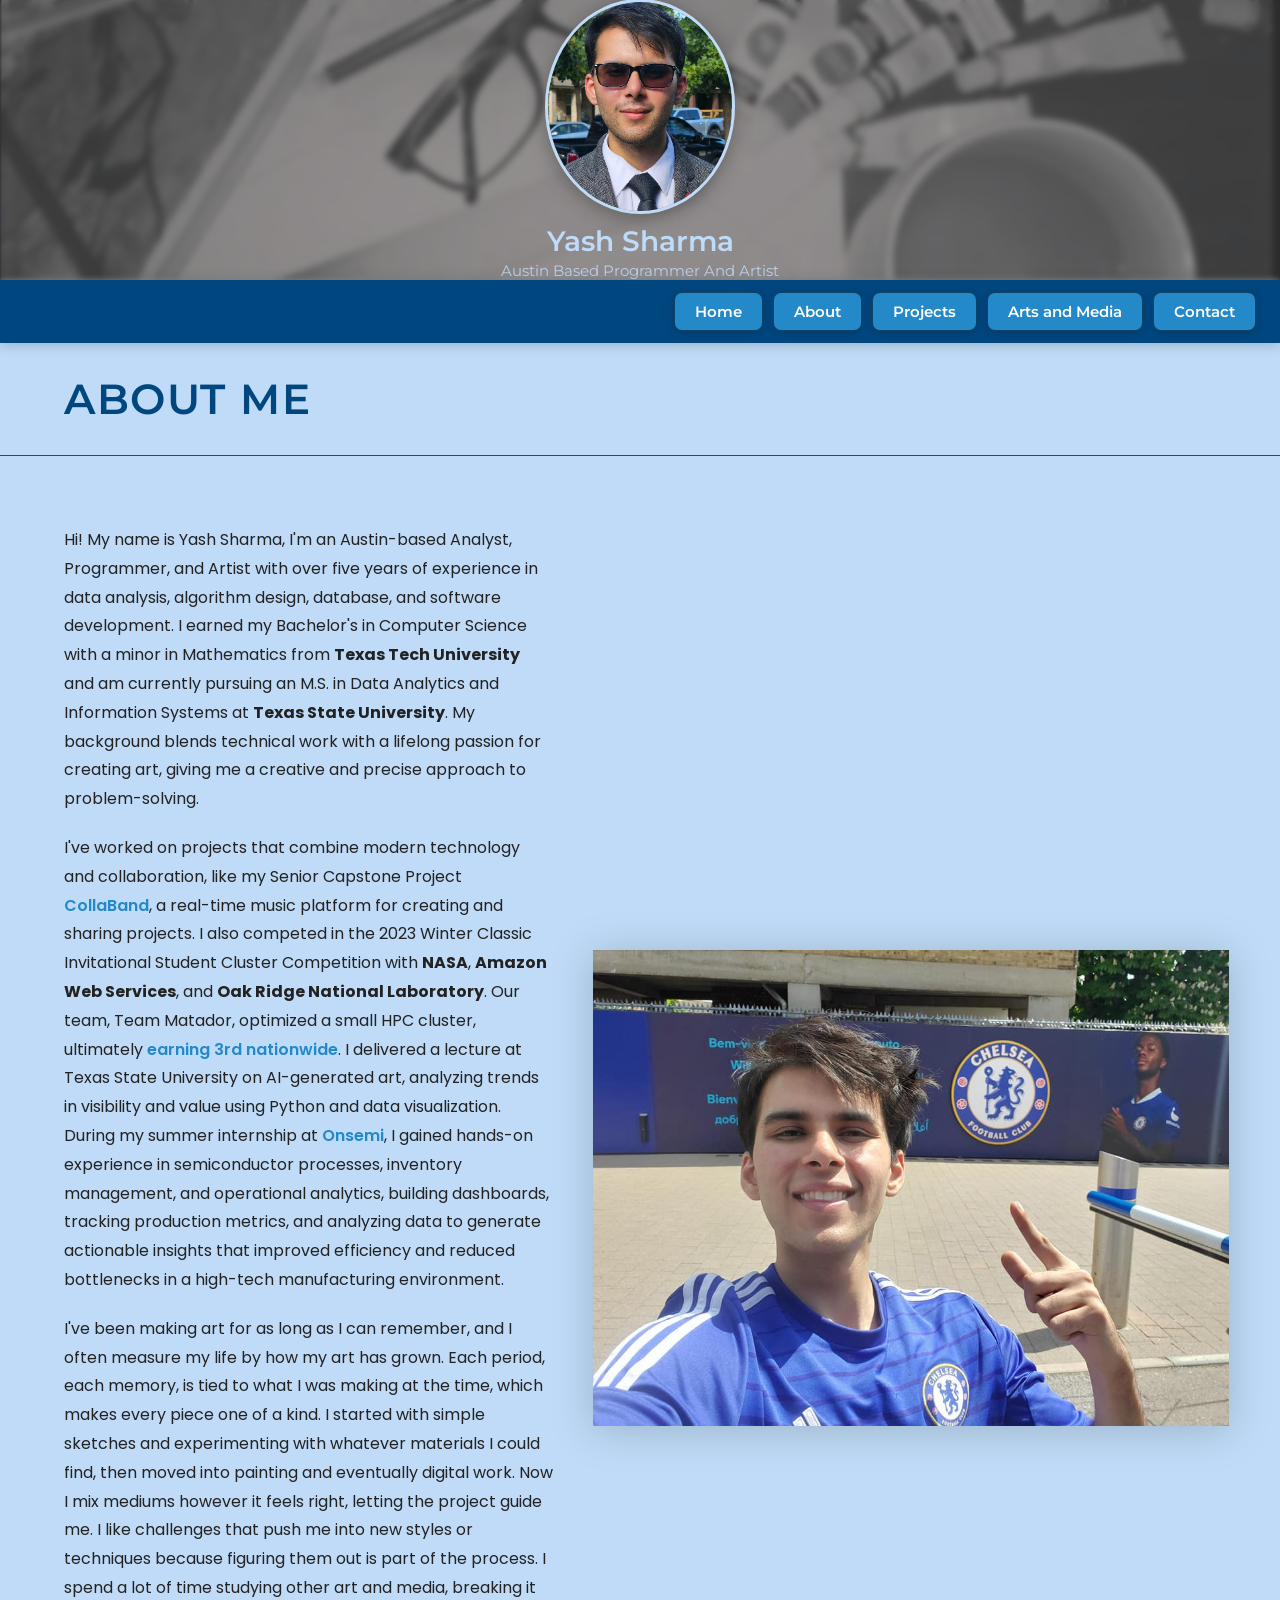
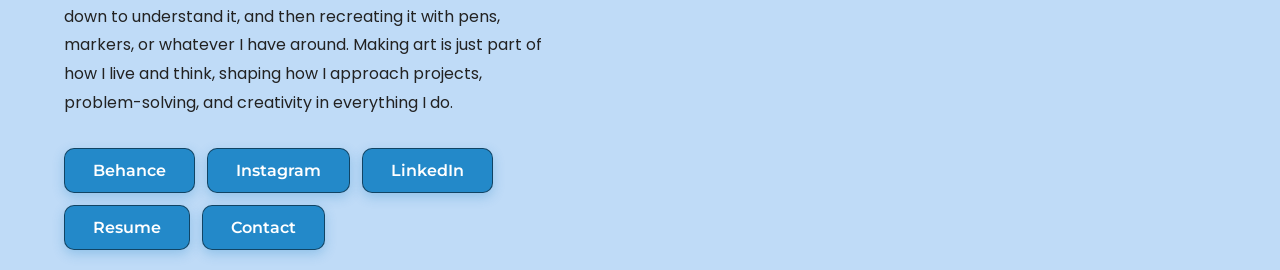
<file: about.html>
<!DOCTYPE html>
<html lang="en">
<head>
    <meta charset="UTF-8">
    <meta name="viewport" content="width=device-width, initial-scale=1.0">
    <meta name="description" content="About Yash Sharma — Austin-based analyst, programmer, and artist.">
    <title>Y.S - About Me</title>
    <link rel="stylesheet" href="styles.css">
    <link rel="icon" type="image/png" href="images/profiles/icon_pfp.jpg">
    <script src="header.js" defer></script>
    <style>
        .about-layout {
            display: flex;
            flex-direction: row;
            gap: 40px;
            align-items: stretch; 
            padding: 40px 4% 20px 5%;
        }

        .about-text-col {
            flex: 0 0 42%;
            display: flex;
            flex-direction: column;
            gap: 20px;
        }

        .about-body-text {
            font-family: var(--font-body);
            font-size: 16px;
            line-height: 1.8;
            color: #222;
            margin: 0;
        }

        .about-body-text a {
            color: var(--color-secondary);
            font-weight: 600;
            text-decoration: none;
        }

        .about-body-text a:hover {
            text-decoration: underline;
        }

        .about-image-col {
            flex: 1;
            min-width: 0;
            position: relative; 
            background: transparent !important;
            box-shadow: none !important;
            border-radius: 0 !important;
            padding: 0 !important;
        }

        .about-photo {
            position: absolute;
            top: 0;
            right: 0; 
            height: 100%;
            width: auto; 
            max-width: 100%;
            object-fit: contain; 
            display: block;
            border-radius: 12px;
            filter: drop-shadow(0 4px 20px rgba(0, 0, 0, 0.18));
        }

        .about-buttons {
            display: flex;
            flex-wrap: wrap;
            gap: 12px;
            margin-top: 10px;
        }

        /* ── Mobile ── */
        @media screen and (max-width: 768px) {
            .about-layout {
                flex-direction: column;
                padding: 16px 5% 24px;
                gap: 16px;
            }

           
            .about-image-col {
                order: -1;
                width: 100%;
                max-width: 100%;
                position: static; 
                height: 220px;
            }

            .about-photo {
                position: static; 
                width: 100%; 
                height: 220px;
                object-fit: cover;
                object-position: center 20%;
            }

            .about-extra {
                display: none;
                flex-direction: column;
                gap: 16px;
            }

            .about-extra.open {
                display: flex;
            }

            .read-more-btn {
                display: inline-block;
                background: none;
                border: none;
                color: var(--color-secondary);
                font-family: var(--font-body);
                font-size: 15px;
                font-weight: 600;
                cursor: pointer;
                padding: 0;
                margin-top: -4px;
                text-decoration: underline;
            }

            .about-buttons {
                gap: 10px;
                margin-top: 4px;
            }
        }

        @media screen and (min-width: 769px) {
            .read-more-btn { display: none; }
            .about-extra { display: contents; }
        }
    </style>
</head>
<body>
    <section id="home" class="welcome-section">
        <h2 class="welcome-heading">About Me</h2>
    </section>
<hr>
    <div class="about-layout">

        <div class="about-text-col">

            <p class="about-body-text">
                Hi! My name is Yash Sharma, I'm an Austin-based Analyst, Programmer, and Artist with over
                five years of experience in data analysis, algorithm design, database, and software
                development. I earned my Bachelor's in Computer Science with a minor in Mathematics
                from <strong>Texas Tech University</strong> and am currently pursuing an M.S. in Data Analytics and
                Information Systems at <strong>Texas State University</strong>. My background blends technical work
                with a lifelong passion for creating art, giving me a creative and precise approach to
                problem-solving.
            </p>
            <div class="about-extra" id="aboutExtra">

                <p class="about-body-text">
                    I've worked on projects that combine modern technology and collaboration, like my
                    Senior Capstone Project <a href="https://www.youtube.com/watch?v=hysxApy8z10" target="_blank">CollaBand</a>, a real-time music platform for creating and sharing
                    projects. I also competed in the 2023 Winter Classic Invitational Student Cluster
                    Competition with <strong>NASA</strong>, <strong>Amazon Web Services</strong>, and <strong>Oak Ridge National Laboratory</strong>.
                    Our team, Team Matador, optimized a small HPC cluster, ultimately <a href="https://www.winterclassicinvitational.com/2023-winter-classic-the-finale/" target="_blank">earning 3rd
                    nationwide</a>. I delivered a lecture at Texas State University on AI-generated art, analyzing
                    trends in visibility and value using Python and data visualization. During my summer
                    internship at <a href="https://www.linkedin.com/feed/update/urn:li:activity:7333329763865899009/" target="_blank">Onsemi</a>, I gained hands-on experience in semiconductor processes,
                    inventory management, and operational analytics, building dashboards, tracking
                    production metrics, and analyzing data to generate actionable insights that improved
                    efficiency and reduced bottlenecks in a high-tech manufacturing environment.
                </p>

                <p class="about-body-text">
                    I've been making art for as long as I can remember, and I often measure my life by how
                    my art has grown. Each period, each memory, is tied to what I was making at the time,
                    which makes every piece one of a kind. I started with simple sketches and
                    experimenting with whatever materials I could find, then moved into painting and
                    eventually digital work. Now I mix mediums however it feels right, letting the project
                    guide me. I like challenges that push me into new styles or techniques because figuring
                    them out is part of the process. I spend a lot of time studying other art and media,
                    breaking it down to understand it, and then recreating it with pens, markers, or whatever
                    I have around. Making art is just part of how I live and think, shaping how I approach
                    projects, problem-solving, and creativity in everything I do.
                </p>

            </div>

            <button class="read-more-btn" id="readMoreBtn" onclick="toggleExtra()">Read more ▾</button>

            <div class="about-buttons">
                <a href="https://www.behance.net/SharmaYash263" target="_blank" class="home-btn">Behance</a>
                <a href="https://www.instagram.com/lord_yoshi/" target="_blank" class="home-btn">Instagram</a>
                <a href="https://www.linkedin.com/in/yashsharma4/" target="_blank" class="home-btn">LinkedIn</a>
                <a href="Resume_Yash_Sharma_2026.pdf" target="_blank" class="home-btn">Resume</a>
                <a href="contact.html" class="home-btn">Contact</a>
            </div>

        </div>

        <div class="about-image-col">
            <img src="images/profiles/about_pfp2.jpg" alt="Yash Sharma" class="about-photo">
        </div>

    </div>

    <script>
        function toggleExtra() {
            const extra = document.getElementById('aboutExtra');
            const btn   = document.getElementById('readMoreBtn');
            const open  = extra.classList.toggle('open');
            btn.textContent = open ? 'Read less ▴' : 'Read more ▾';
        }
    </script>
</body>
</html>
</file>
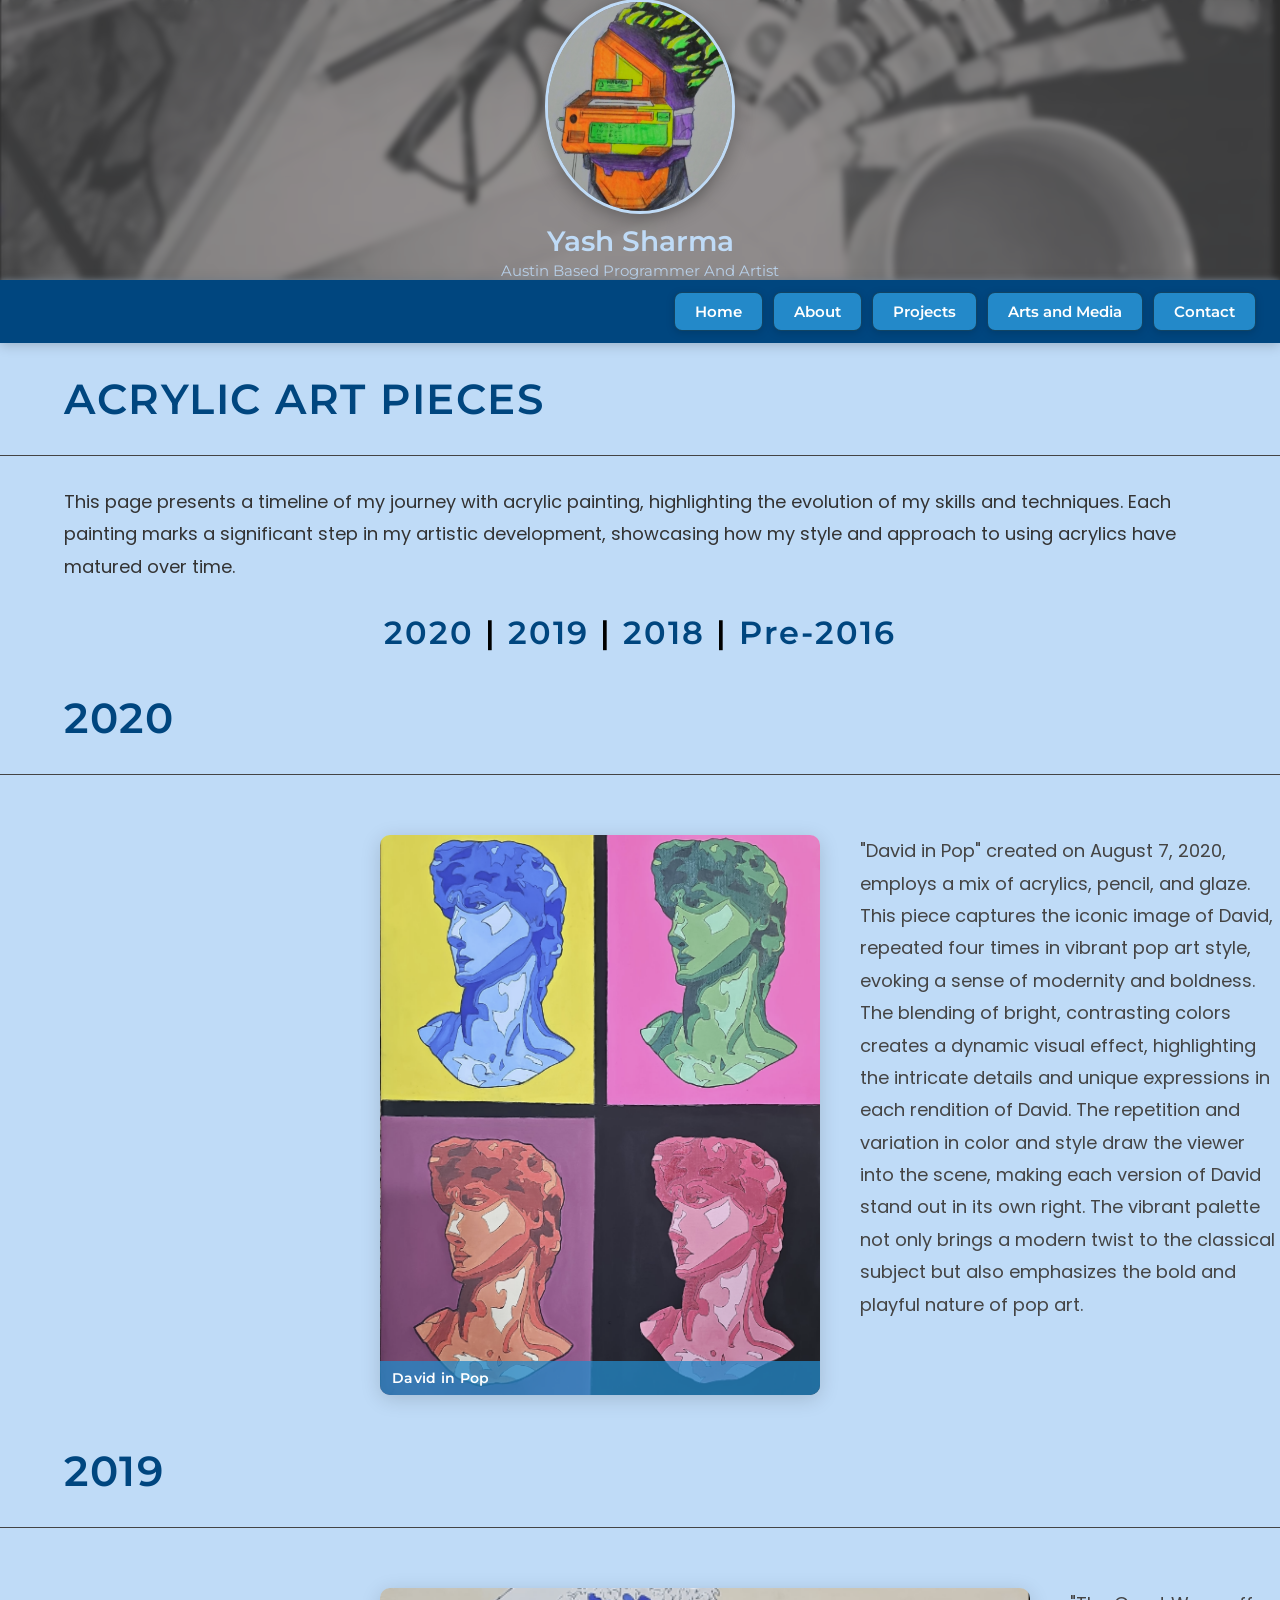
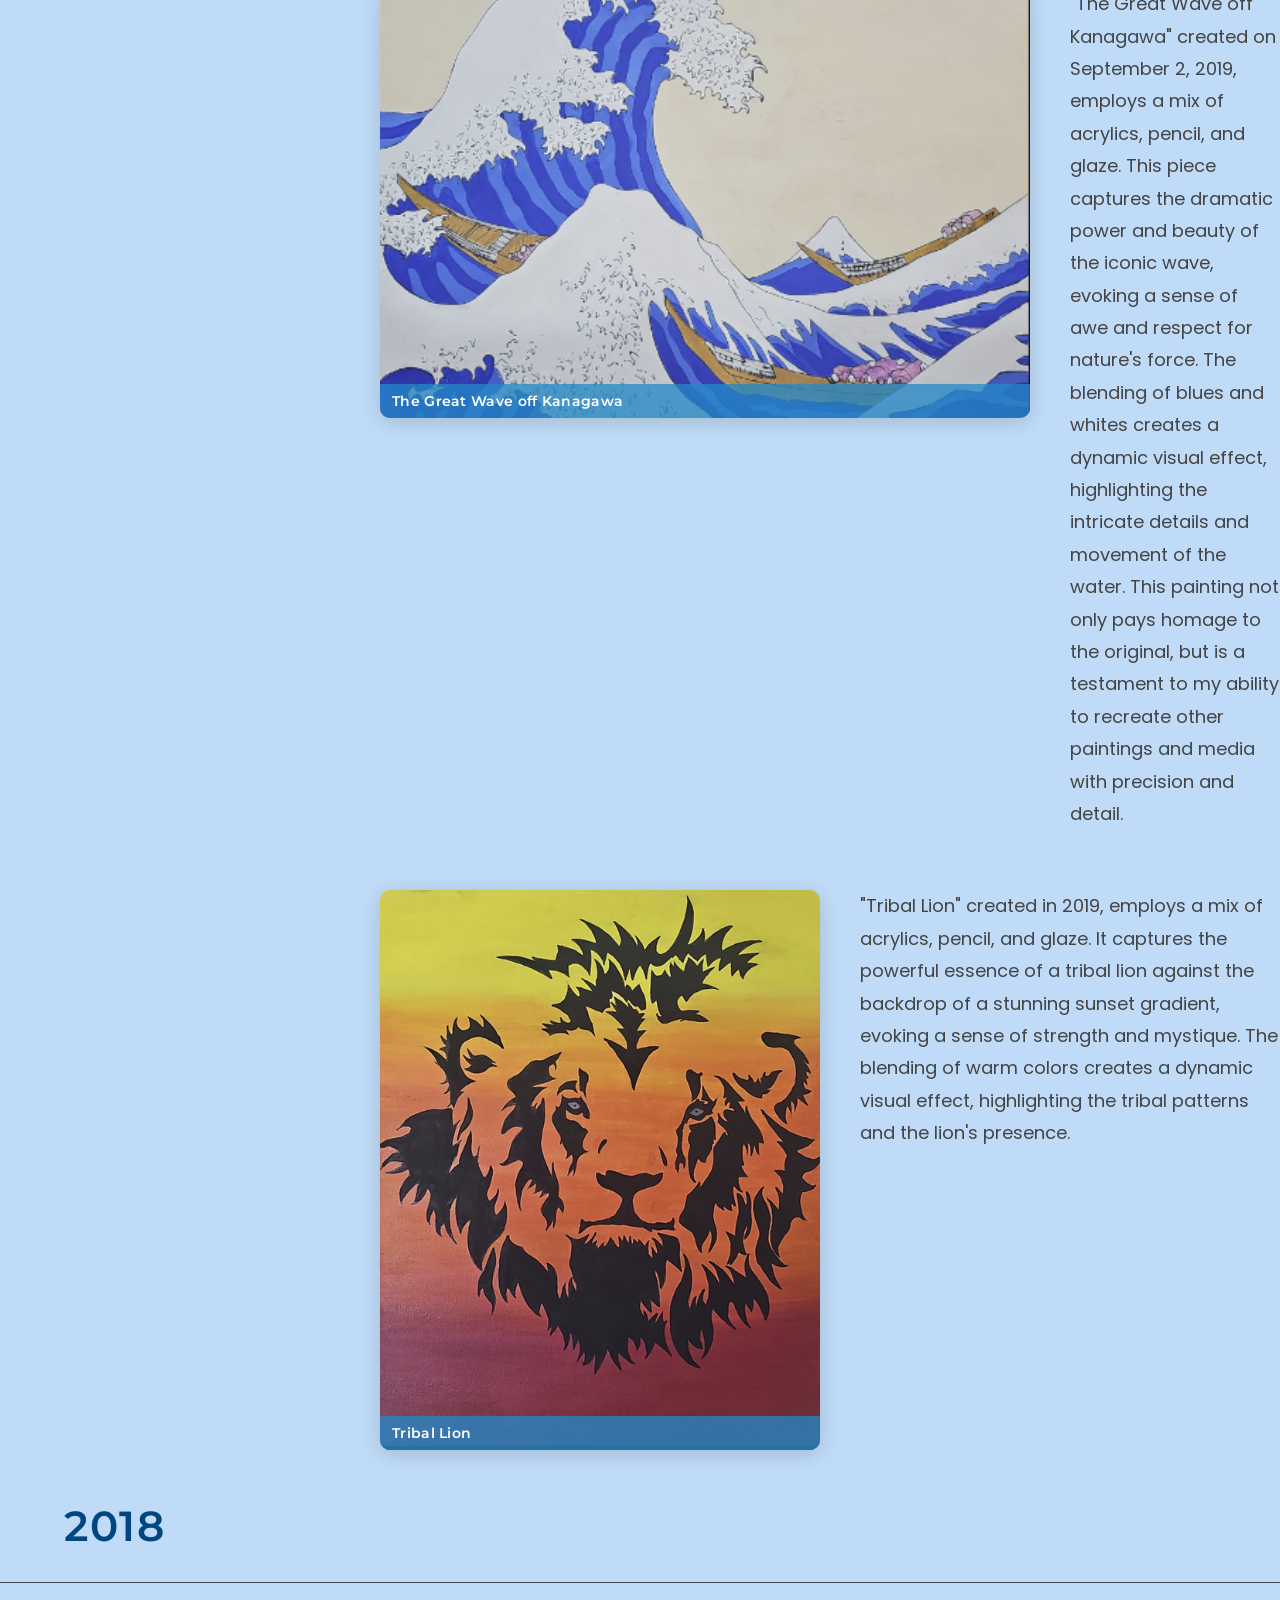
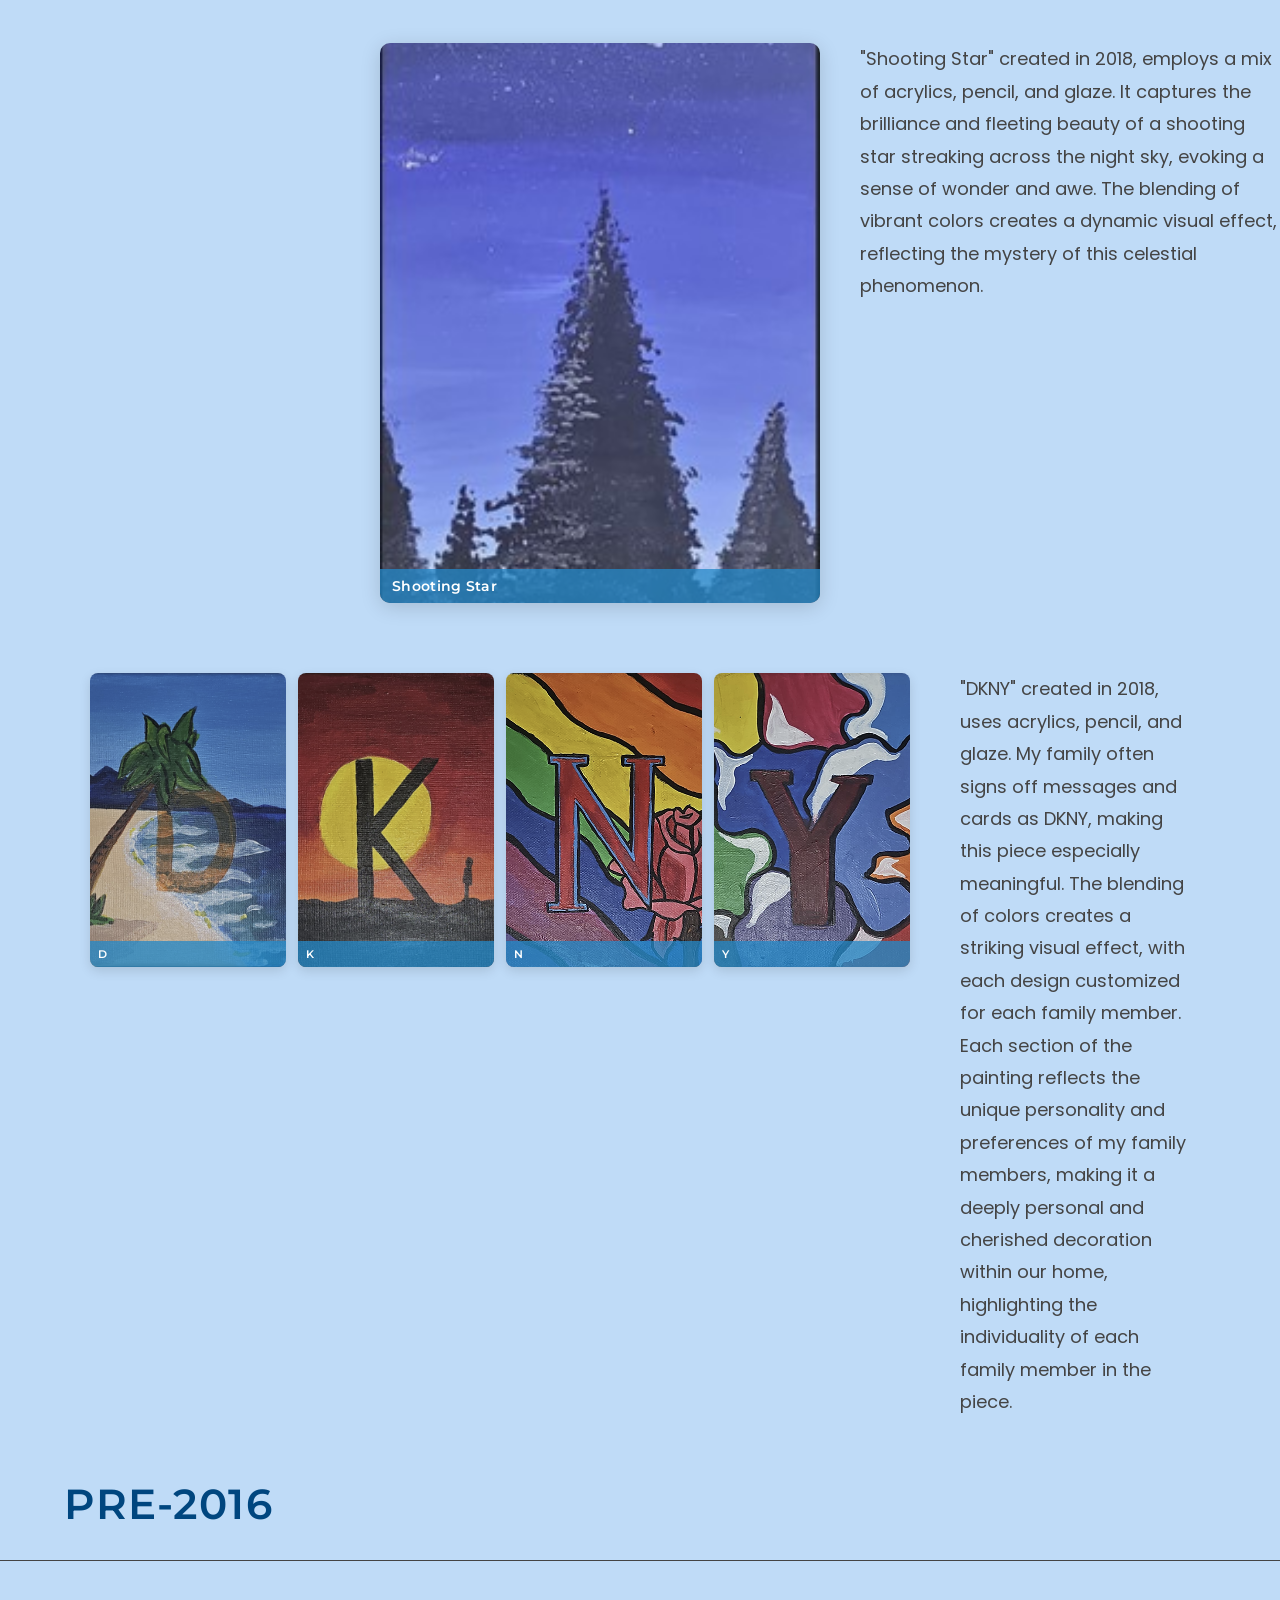
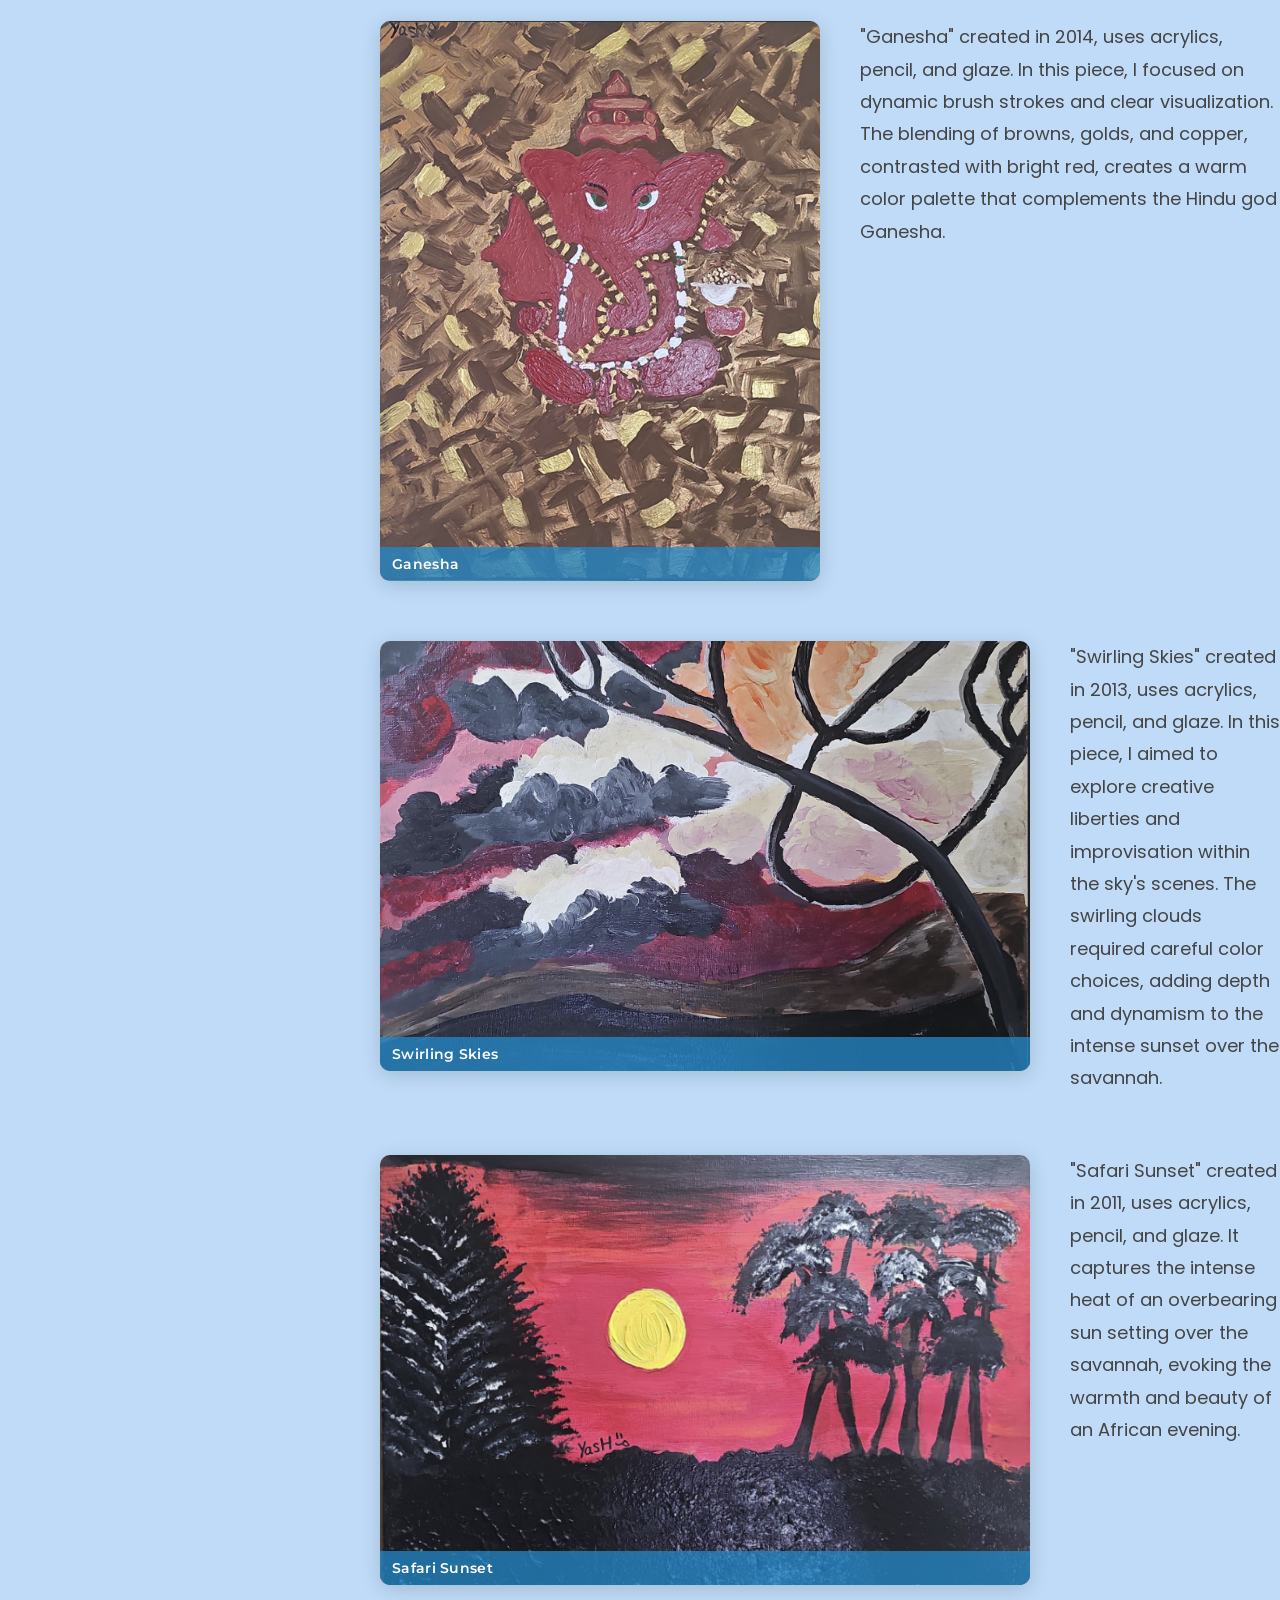
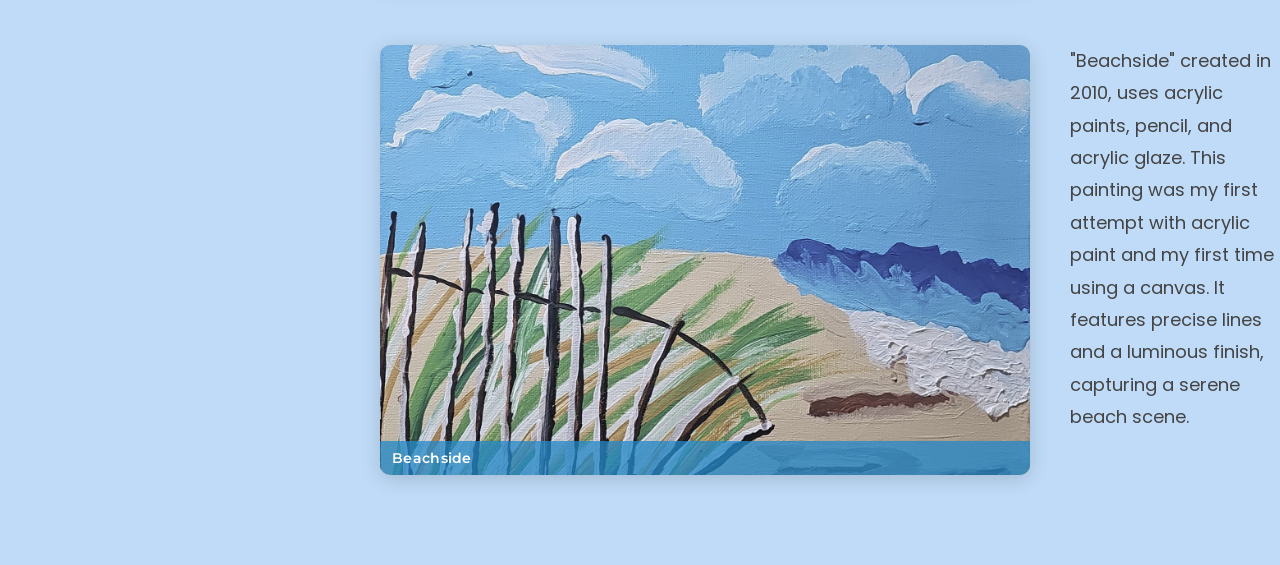
<file: acrylic.html>
<!DOCTYPE html>
<html lang="en">
<head>
    <meta charset="UTF-8">
    <meta name="viewport" content="width=device-width, initial-scale=1.0">
    <meta name="description" content="Yash Sharma's acrylic paintings — a timeline from Pre-2016 to 2020.">
    <title>Y.S - Acrylic Art</title>
    <link rel="stylesheet" href="styles.css">
    <link rel="icon" type="image/png" href="images/profiles/icon_pfp.jpg">
    <script src="header.js" defer></script>
</head>
<body>
    <section id="home" class="welcome-section">
        <h2 class="welcome-heading">Acrylic Art Pieces</h2>
    </section>
    <hr>

    <p class="about-text-description">
        This page presents a timeline of my journey with acrylic painting, highlighting the evolution of my skills and techniques.
        Each painting marks a significant step in my artistic development, showcasing how my style and approach to using acrylics have matured over time.
    </p>

    <div class="year-navigation">
        <a href="#2020">2020</a> |
        <a href="#2019">2019</a> |
        <a href="#2018">2018</a> |
        <a href="#Pre-2016">Pre-2016</a>
    </div>

    <section class="art-gallery">

        <!-- 2020 -->
        <h2 class="about-heading" id="2020">2020</h2>
        <hr>

        <div class="art-item" id="Davidpop-section">
            <div class="art-content">
                <div class="art-image-box portrait">
                    <img src="images/all/acrylic/acrylic_8.jpg" alt="David in Pop">
                    <div class="art-title">David in Pop</div>
                </div>
                <p class="art-description">
                    "David in Pop" created on August 7, 2020, employs a mix of acrylics, pencil, and glaze.
                    This piece captures the iconic image of David, repeated four times in vibrant pop art style, evoking a sense of modernity and boldness.
                    The blending of bright, contrasting colors creates a dynamic visual effect, highlighting the intricate details and unique expressions in each rendition of David.
                    The repetition and variation in color and style draw the viewer into the scene, making each version of David stand out in its own right.
                    The vibrant palette not only brings a modern twist to the classical subject but also emphasizes the bold and playful nature of pop art.
                </p>
            </div>
        </div>

        <!-- 2019 -->
        <h2 class="about-heading" id="2019">2019</h2>
        <hr>

        <div class="art-item" id="Wave-section">
            <div class="art-content">
                <div class="art-image-box landscape">
                    <img src="images/all/acrylic/acrylic_7.jpg" alt="The Great Wave off Kanagawa">
                    <div class="art-title">The Great Wave off Kanagawa</div>
                </div>
                <p class="art-description">
                    "The Great Wave off Kanagawa" created on September 2, 2019, employs a mix of acrylics, pencil, and glaze.
                    This piece captures the dramatic power and beauty of the iconic wave, evoking a sense of awe and respect for nature's force.
                    The blending of blues and whites creates a dynamic visual effect, highlighting the intricate details and movement of the water.
                    This painting not only pays homage to the original, but is a testament to my ability to recreate other paintings and media with precision and detail.
                </p>
            </div>
        </div>

        <div class="art-item" id="Leo-section">
            <div class="art-content">
                <div class="art-image-box portrait">
                    <img src="images/all/acrylic/acrylic_6.jpg" alt="Tribal Lion">
                    <div class="art-title">Tribal Lion</div>
                </div>
                <p class="art-description">
                    "Tribal Lion" created in 2019, employs a mix of acrylics, pencil, and glaze.
                    It captures the powerful essence of a tribal lion against the backdrop of a stunning sunset gradient, evoking a sense of strength and mystique.
                    The blending of warm colors creates a dynamic visual effect, highlighting the tribal patterns and the lion's presence.
                </p>
            </div>
        </div>

        <!-- 2018 -->
        <h2 class="about-heading" id="2018">2018</h2>
        <hr>

        <div class="art-item" id="ShootingStar-section">
            <div class="art-content">
                <div class="art-image-box portrait">
                    <img src="images/all/acrylic/acrylic_5a.jpg" alt="Shooting Star">
                    <div class="art-title">Shooting Star</div>
                </div>
                <p class="art-description">
                    "Shooting Star" created in 2018, employs a mix of acrylics, pencil, and glaze.
                    It captures the brilliance and fleeting beauty of a shooting star streaking across the night sky, evoking a sense of wonder and awe.
                    The blending of vibrant colors creates a dynamic visual effect, reflecting the mystery of this celestial phenomenon.
                </p>
            </div>
        </div>

        <div class="realism-section" id="DKNY-section">
            <div class="realism-gallery">
                <div class="realism-img-wrap">
                    <img src="images/all/acrylic/acrylic_d1.jpg" alt="DKNY D">
                    <div class="realism-img-title">D</div>
                </div>
                <div class="realism-img-wrap">
                    <img src="images/all/acrylic/acrylic_d2.jpg" alt="DKNY K">
                    <div class="realism-img-title">K</div>
                </div>
                <div class="realism-img-wrap">
                    <img src="images/all/acrylic/acrylic_d3.jpg" alt="DKNY N">
                    <div class="realism-img-title">N</div>
                </div>
                <div class="realism-img-wrap">
                    <img src="images/all/acrylic/acrylic_d4.jpg" alt="DKNY Y">
                    <div class="realism-img-title">Y</div>
                </div>
            </div>
            <div class="realism-description">
                <p class="art-description">
                    "DKNY" created in 2018, uses acrylics, pencil, and glaze.
                    My family often signs off messages and cards as DKNY, making this piece especially meaningful.
                    The blending of colors creates a striking visual effect, with each design customized for each family member.
                    Each section of the painting reflects the unique personality and preferences of my family members,
                    making it a deeply personal and cherished decoration within our home, highlighting the individuality of each family member in the piece.
                </p>
            </div>
        </div>

        <!-- Pre-2016 -->
        <h2 class="about-heading" id="Pre-2016">Pre-2016</h2>
        <hr>

        <div class="art-item" id="Ganesha-section">
            <div class="art-content">
                <div class="art-image-box portrait">
                    <img src="images/all/acrylic/acrylic_4.jpg" alt="Ganesha">
                    <div class="art-title">Ganesha</div>
                </div>
                <p class="art-description">
                    "Ganesha" created in 2014, uses acrylics, pencil, and glaze.
                    In this piece, I focused on dynamic brush strokes and clear visualization.
                    The blending of browns, golds, and copper, contrasted with bright red,
                    creates a warm color palette that complements the Hindu god Ganesha.
                </p>
            </div>
        </div>

        <div class="art-item" id="Swirling-section">
            <div class="art-content">
                <div class="art-image-box landscape">
                    <img src="images/all/acrylic/acrylic_3.jpg" alt="Swirling Skies">
                    <div class="art-title">Swirling Skies</div>
                </div>
                <p class="art-description">
                    "Swirling Skies" created in 2013, uses acrylics, pencil, and glaze.
                    In this piece, I aimed to explore creative liberties and improvisation within the sky's scenes.
                    The swirling clouds required careful color choices, adding depth and dynamism to the intense sunset over the savannah.
                </p>
            </div>
        </div>

        <div class="art-item" id="Safari-section">
            <div class="art-content">
                <div class="art-image-box landscape">
                    <img src="images/all/acrylic/acrylic_2.jpg" alt="Safari Sunset">
                    <div class="art-title">Safari Sunset</div>
                </div>
                <p class="art-description">
                    "Safari Sunset" created in 2011, uses acrylics, pencil, and glaze.
                    It captures the intense heat of an overbearing sun setting over the savannah,
                    evoking the warmth and beauty of an African evening.
                </p>
            </div>
        </div>

        <div class="art-item" id="Beach-section">
            <div class="art-content">
                <div class="art-image-box landscape">
                    <img src="images/all/acrylic/acrylic_1.jpg" alt="Beachside">
                    <div class="art-title">Beachside</div>
                </div>
                <p class="art-description">
                    "Beachside" created in 2010, uses acrylic paints, pencil, and acrylic glaze.
                    This painting was my first attempt with acrylic paint and my first time using a canvas.
                    It features precise lines and a luminous finish, capturing a serene beach scene.
                </p>
            </div>
        </div>

    </section>

</body>
</html>
</file>
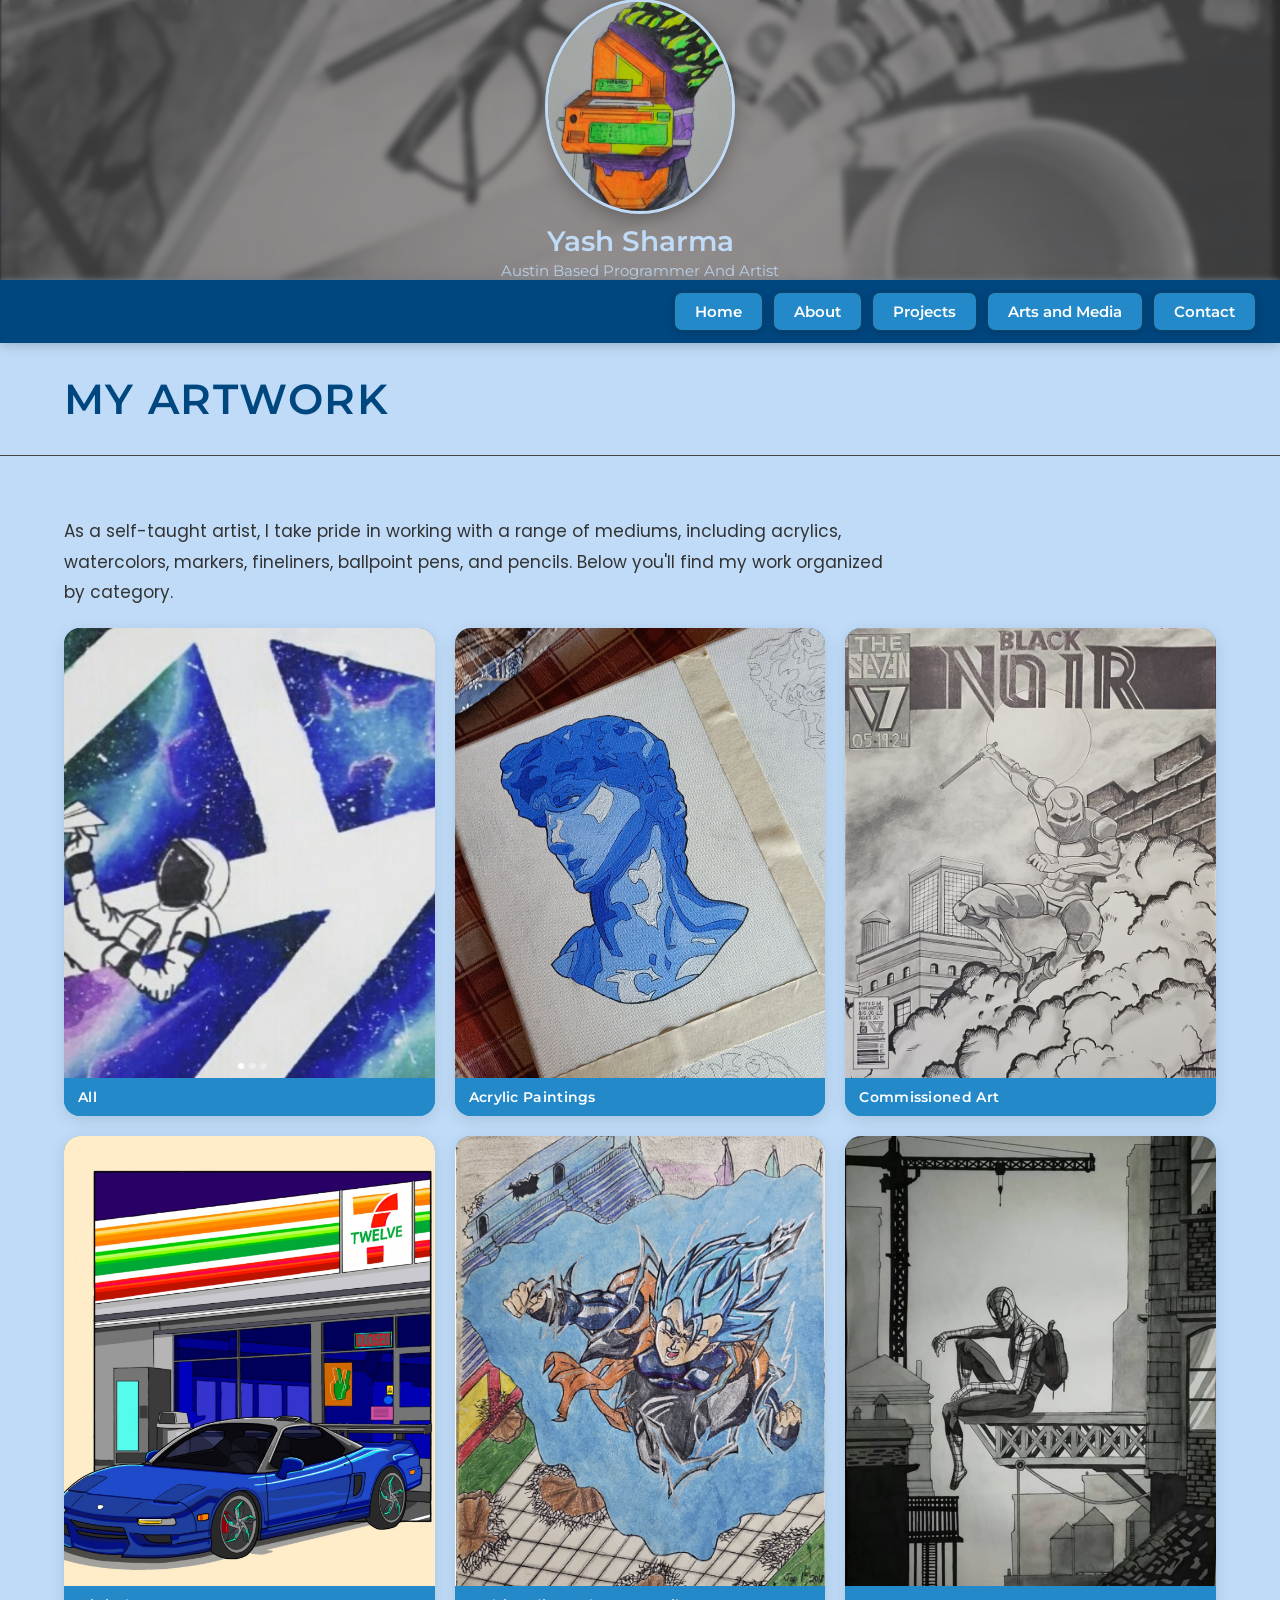
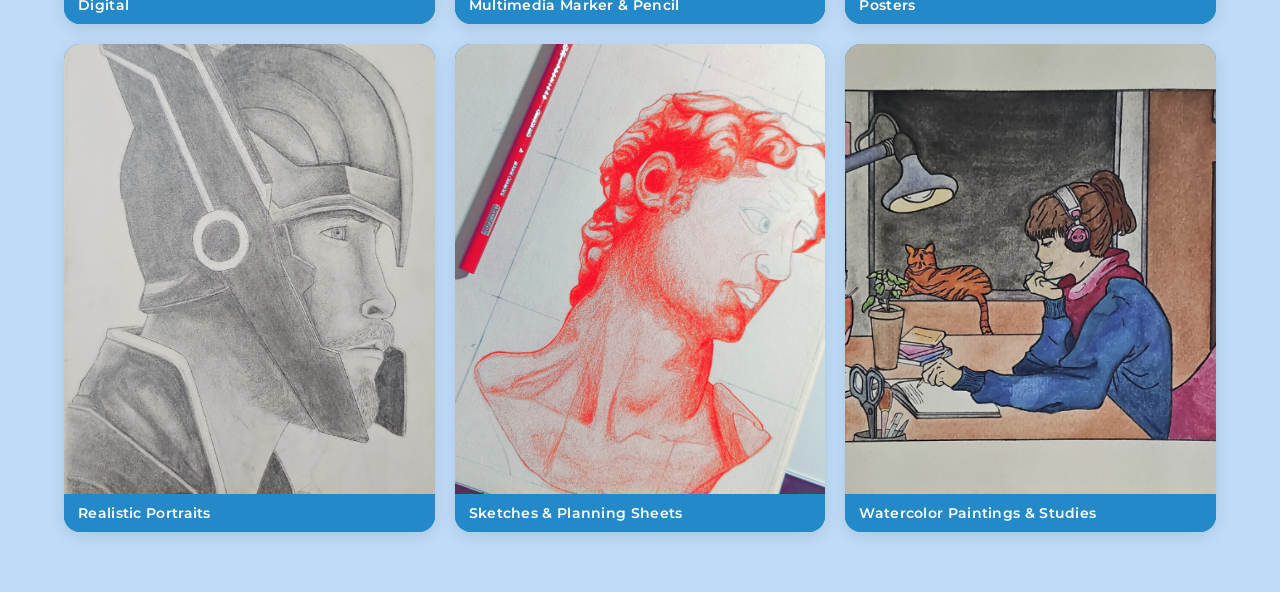
<file: art_page.html>
<!DOCTYPE html>
<html lang="en">
<head>
    <meta charset="UTF-8">
    <meta name="viewport" content="width=device-width, initial-scale=1.0">
    <meta name="description" content="Yash Sharma's artwork — acrylic, watercolor, digital, commissions, posters, and more.">
    <title>Y.S - Arts and Media</title>
    <link rel="stylesheet" href="styles.css">
    <link rel="icon" type="image/png" href="images/profiles/icon_pfp.jpg">
    <script src="header.js" defer></script>
</head>
<body>

    <section id="home" class="welcome-section">
        <h2 class="welcome-heading">My Artwork</h2>
    </section>
    <hr>
        <section id="home" class="welcome-section">
        <p class="welcome-text">
            As a self-taught artist, I take pride in working with a range of mediums, including acrylics, watercolors,
            markers, fineliners, ballpoint pens, and pencils. Below you'll find my work organized by category.
        </p>
    </section>


    <div class="category-grid">

        <a href="all_art.html" class="category-card">
            <div class="category-img-wrap">
                <img src="images/all/watercolor/wc_cover.jpg" alt="All Art">
            </div>
            <span class="category-label">All</span>
        </a>

        <a href="acrylic.html" class="category-card">
            <div class="category-img-wrap">
                <img src="images/all/sketches/sketch_15.jpg" alt="Acrylic Paintings">
            </div>
            <span class="category-label">Acrylic Paintings</span>
        </a>

        <a href="commission.html" class="category-card">
            <div class="category-img-wrap">
                <img src="images/all/commission/comm_11.jpg" alt="Commissioned Art">
            </div>
            <span class="category-label">Commissioned Art</span>
        </a>

        <a href="digital.html" class="category-card">
            <div class="category-img-wrap">
                <img src="images/all/digital/digital_11.jpg" alt="Digital Art">
            </div>
            <span class="category-label">Digital</span>
        </a>

        <a href="multi.html" class="category-card">
            <div class="category-img-wrap">
                <img src="images/all/multimedia/multi_9.jpg" alt="Multimedia Art">
            </div>
            <span class="category-label">Multimedia Marker &amp; Pencil</span>
        </a>

        <a href="posters.html" class="category-card">
            <div class="category-img-wrap">
                <img src="images/all/watercolor/wc_9.jpg" alt="Posters">
            </div>
            <span class="category-label">Posters</span>
        </a>

        <a href="realistic.html" class="category-card">
            <div class="category-img-wrap">
                <img src="images/all/realism/portrait_4.jpg" alt="Realistic Portraits">
            </div>
            <span class="category-label">Realistic Portraits</span>
        </a>

        <a href="sketches.html" class="category-card">
            <div class="category-img-wrap">
                <img src="images/all/sketches/sketch_12.jpg" alt="Sketches">
            </div>
            <span class="category-label">Sketches &amp; Planning Sheets</span>
        </a>

        <a href="watercolor.html" class="category-card">
            <div class="category-img-wrap">
                <img src="images/all/watercolor/wc_14.jpg" alt="Watercolor">
            </div>
            <span class="category-label">Watercolor Paintings &amp; Studies</span>
        </a>

    </div>

</body>
</html>
</file>
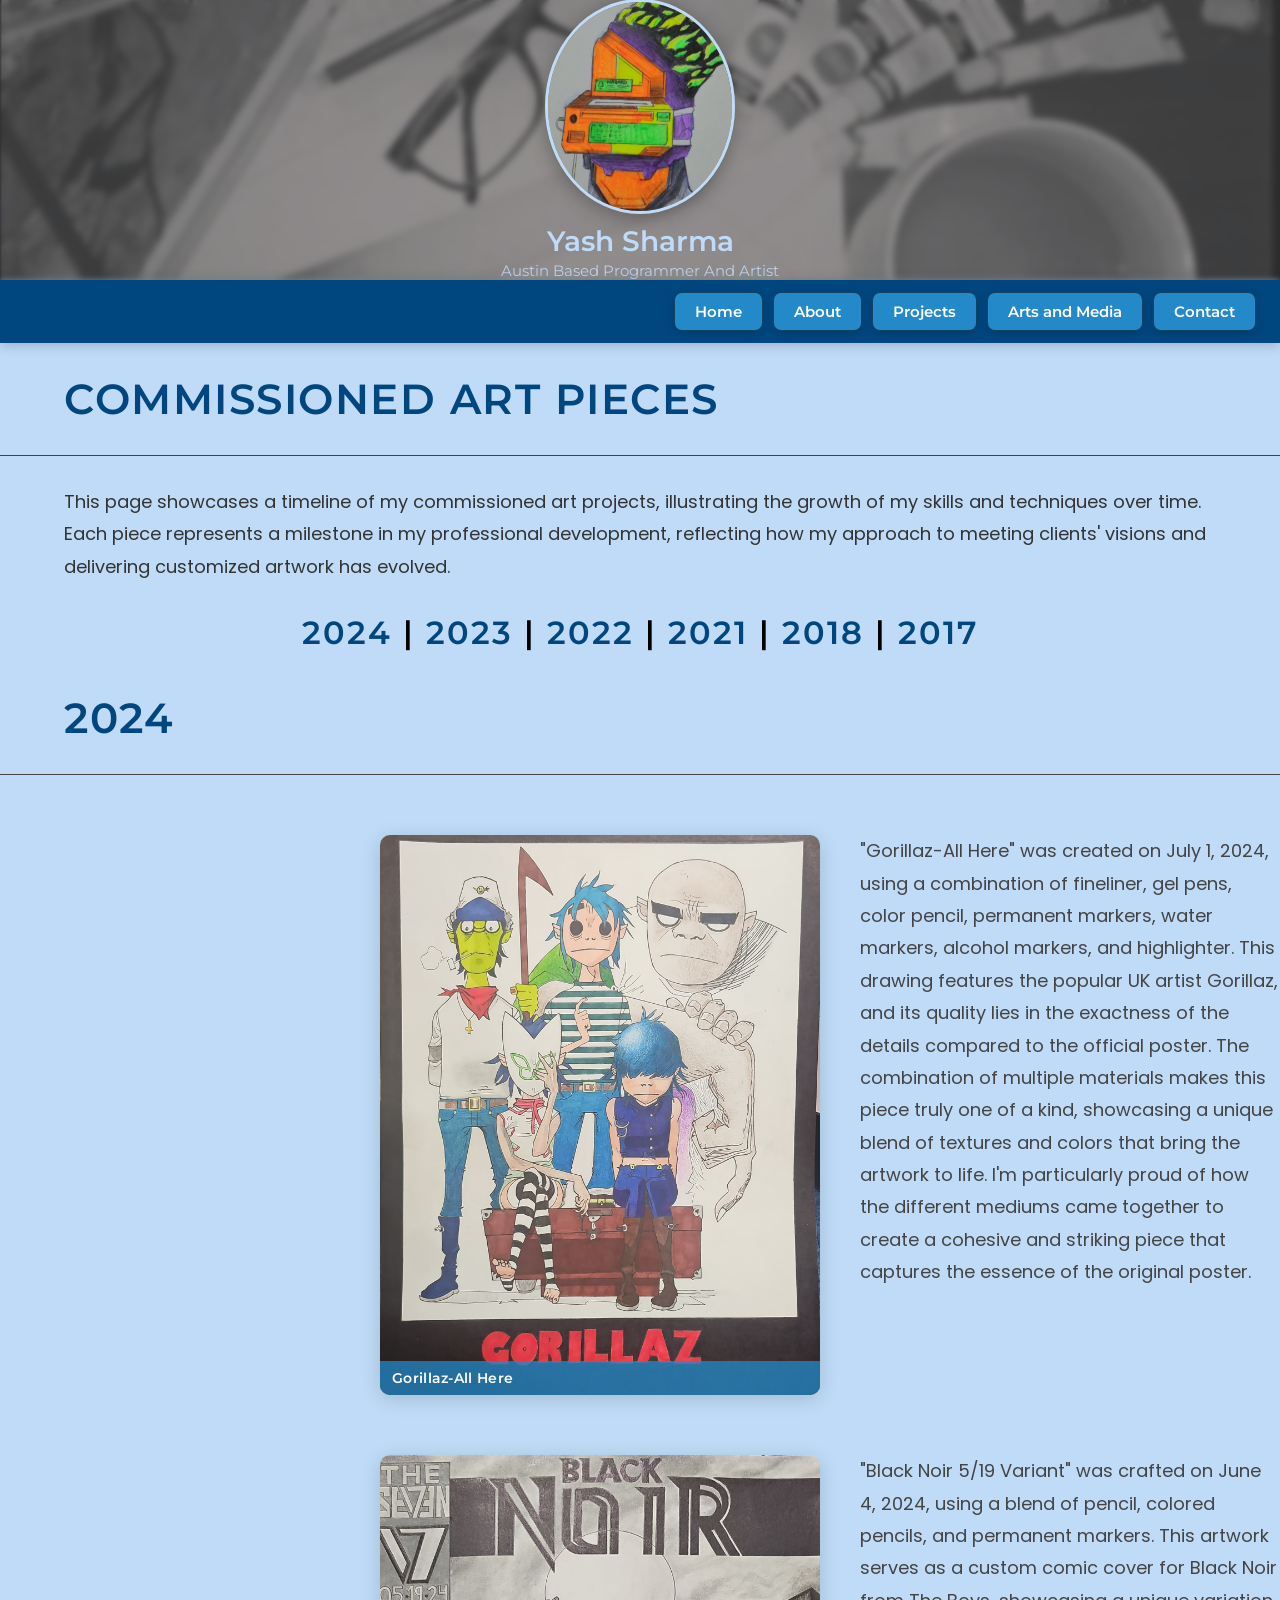
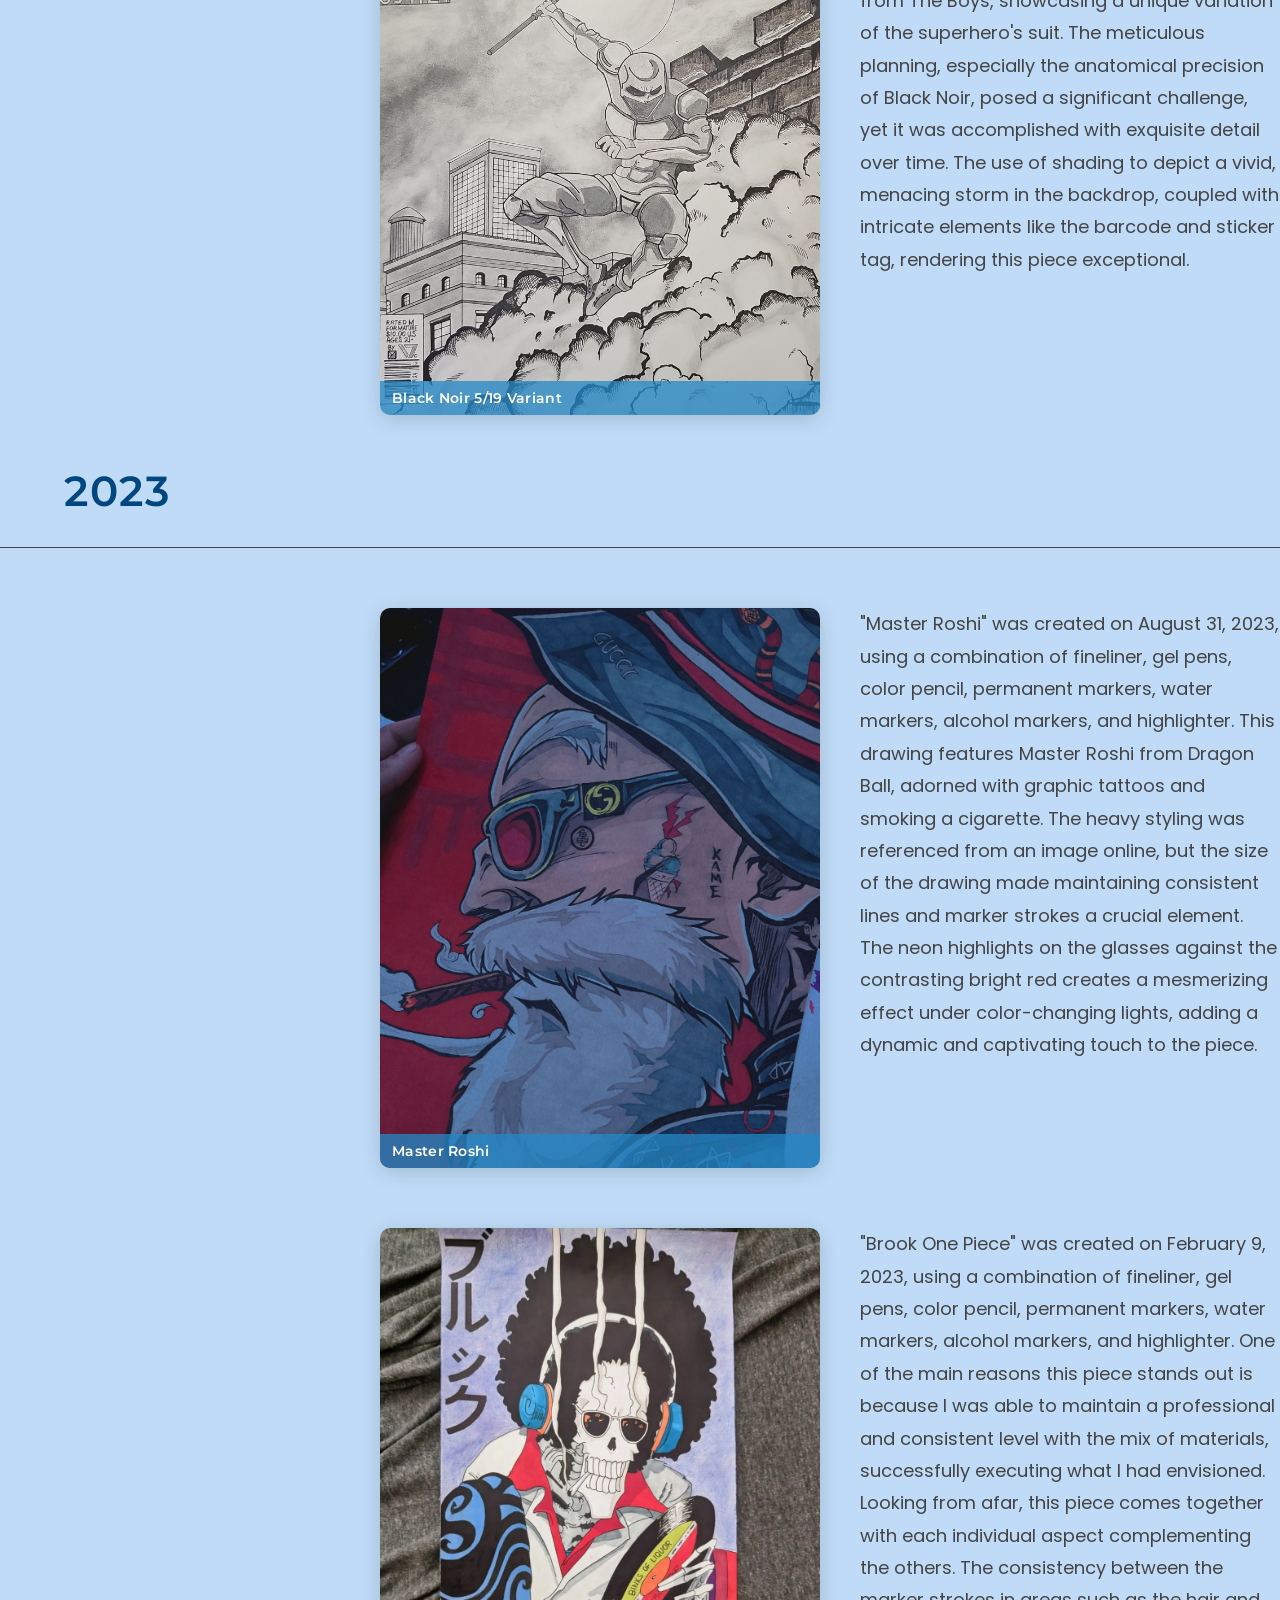
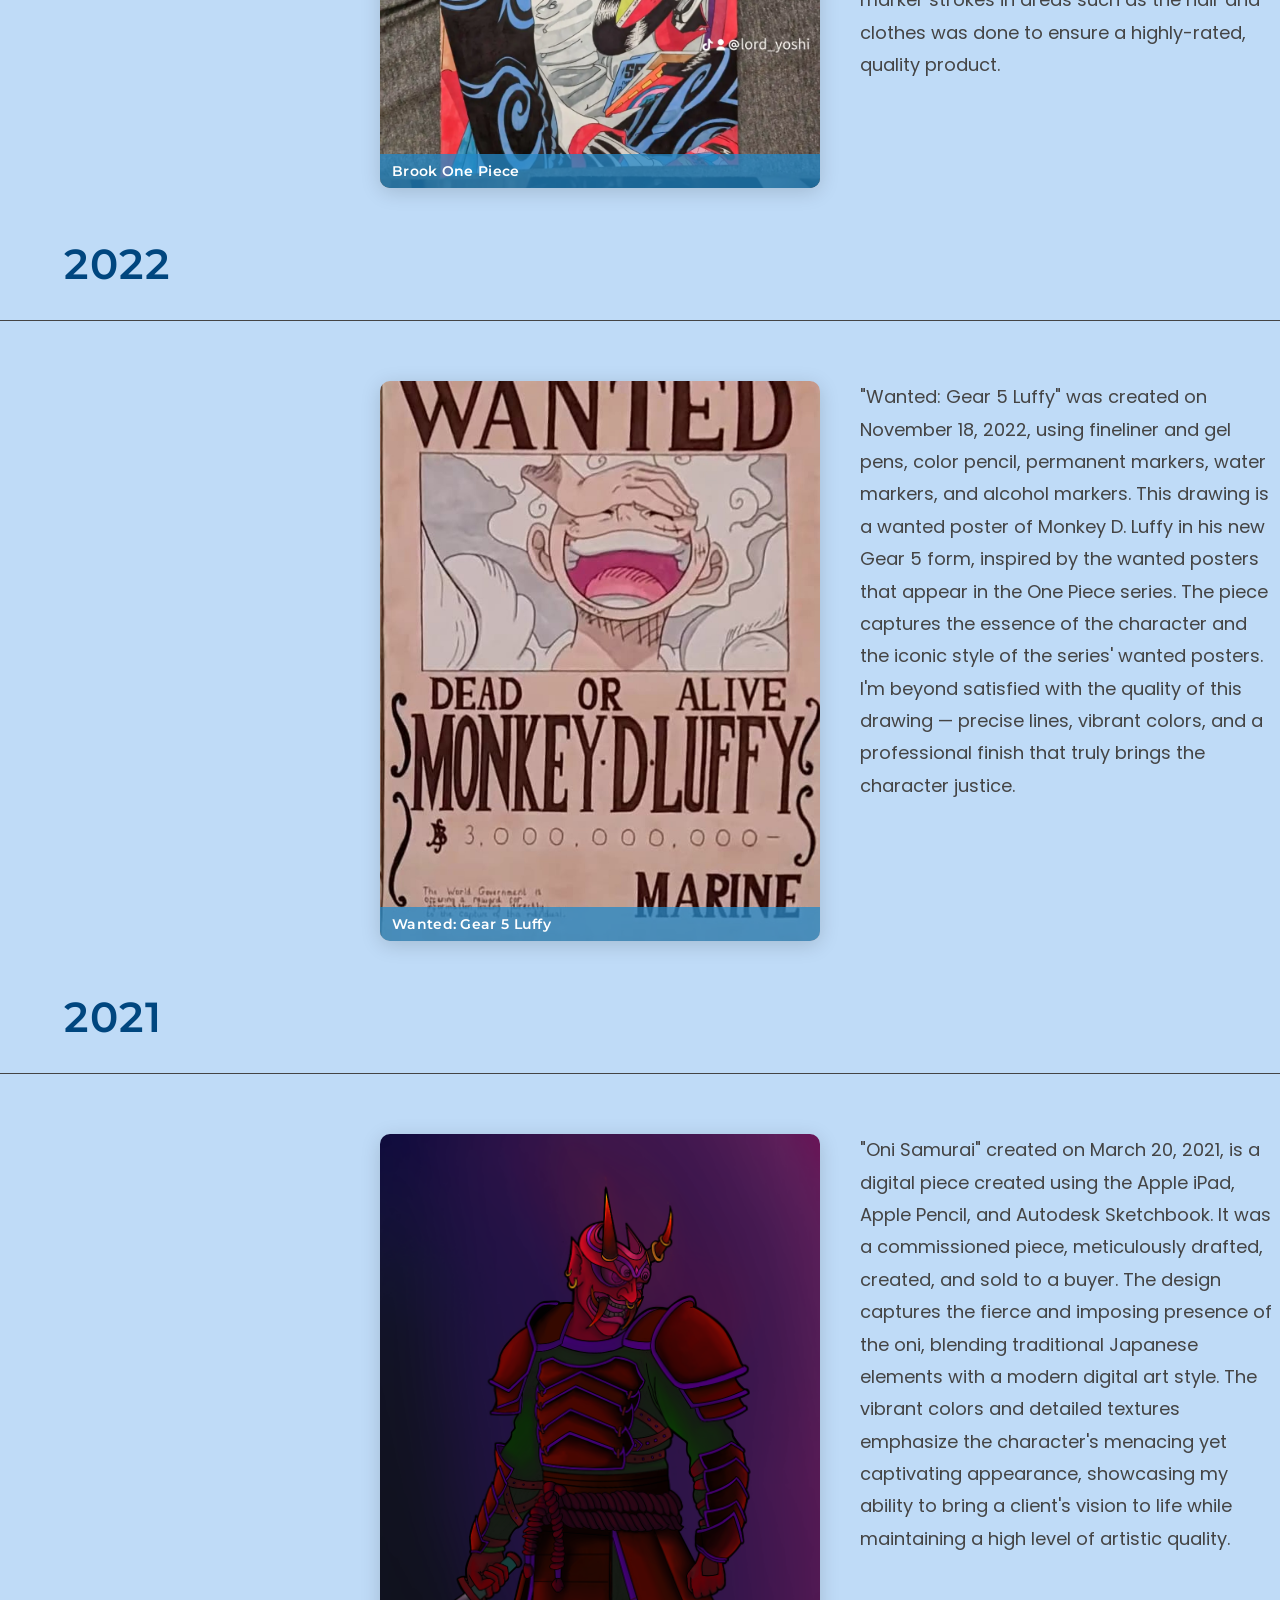
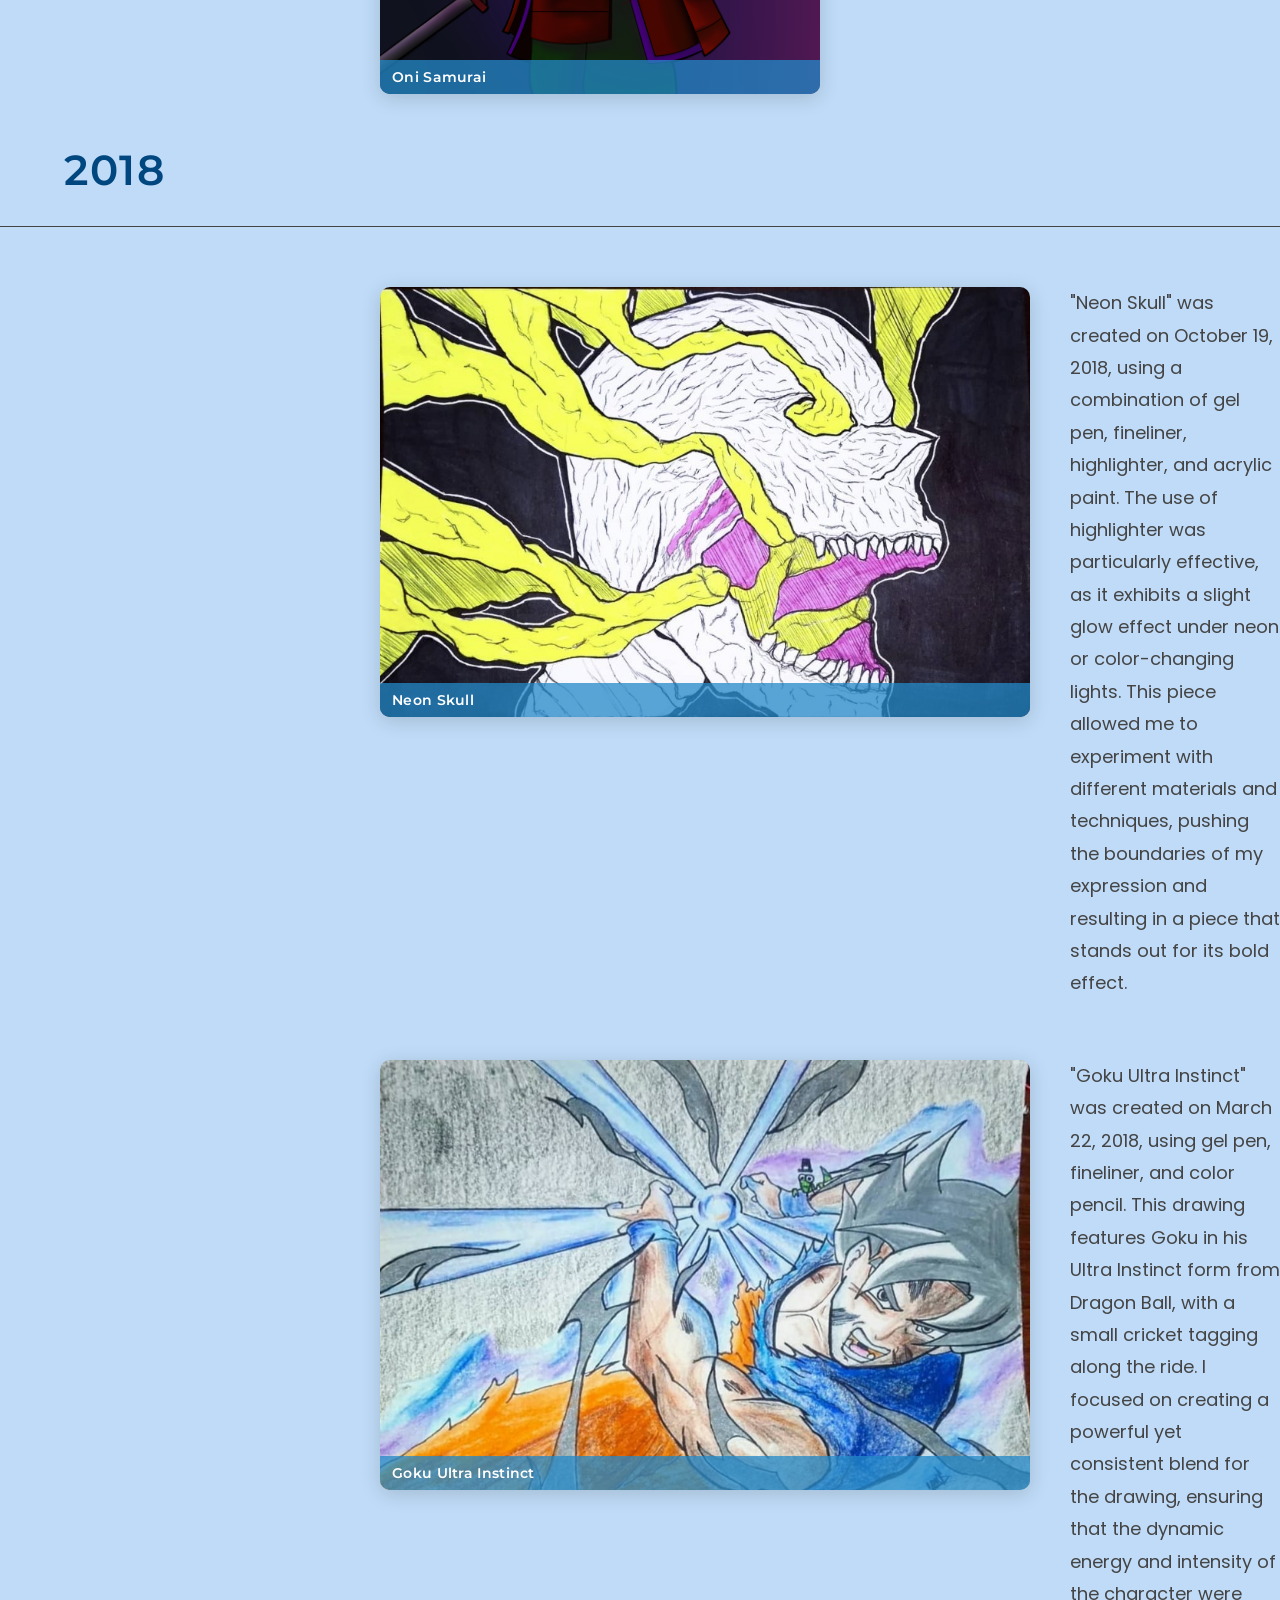
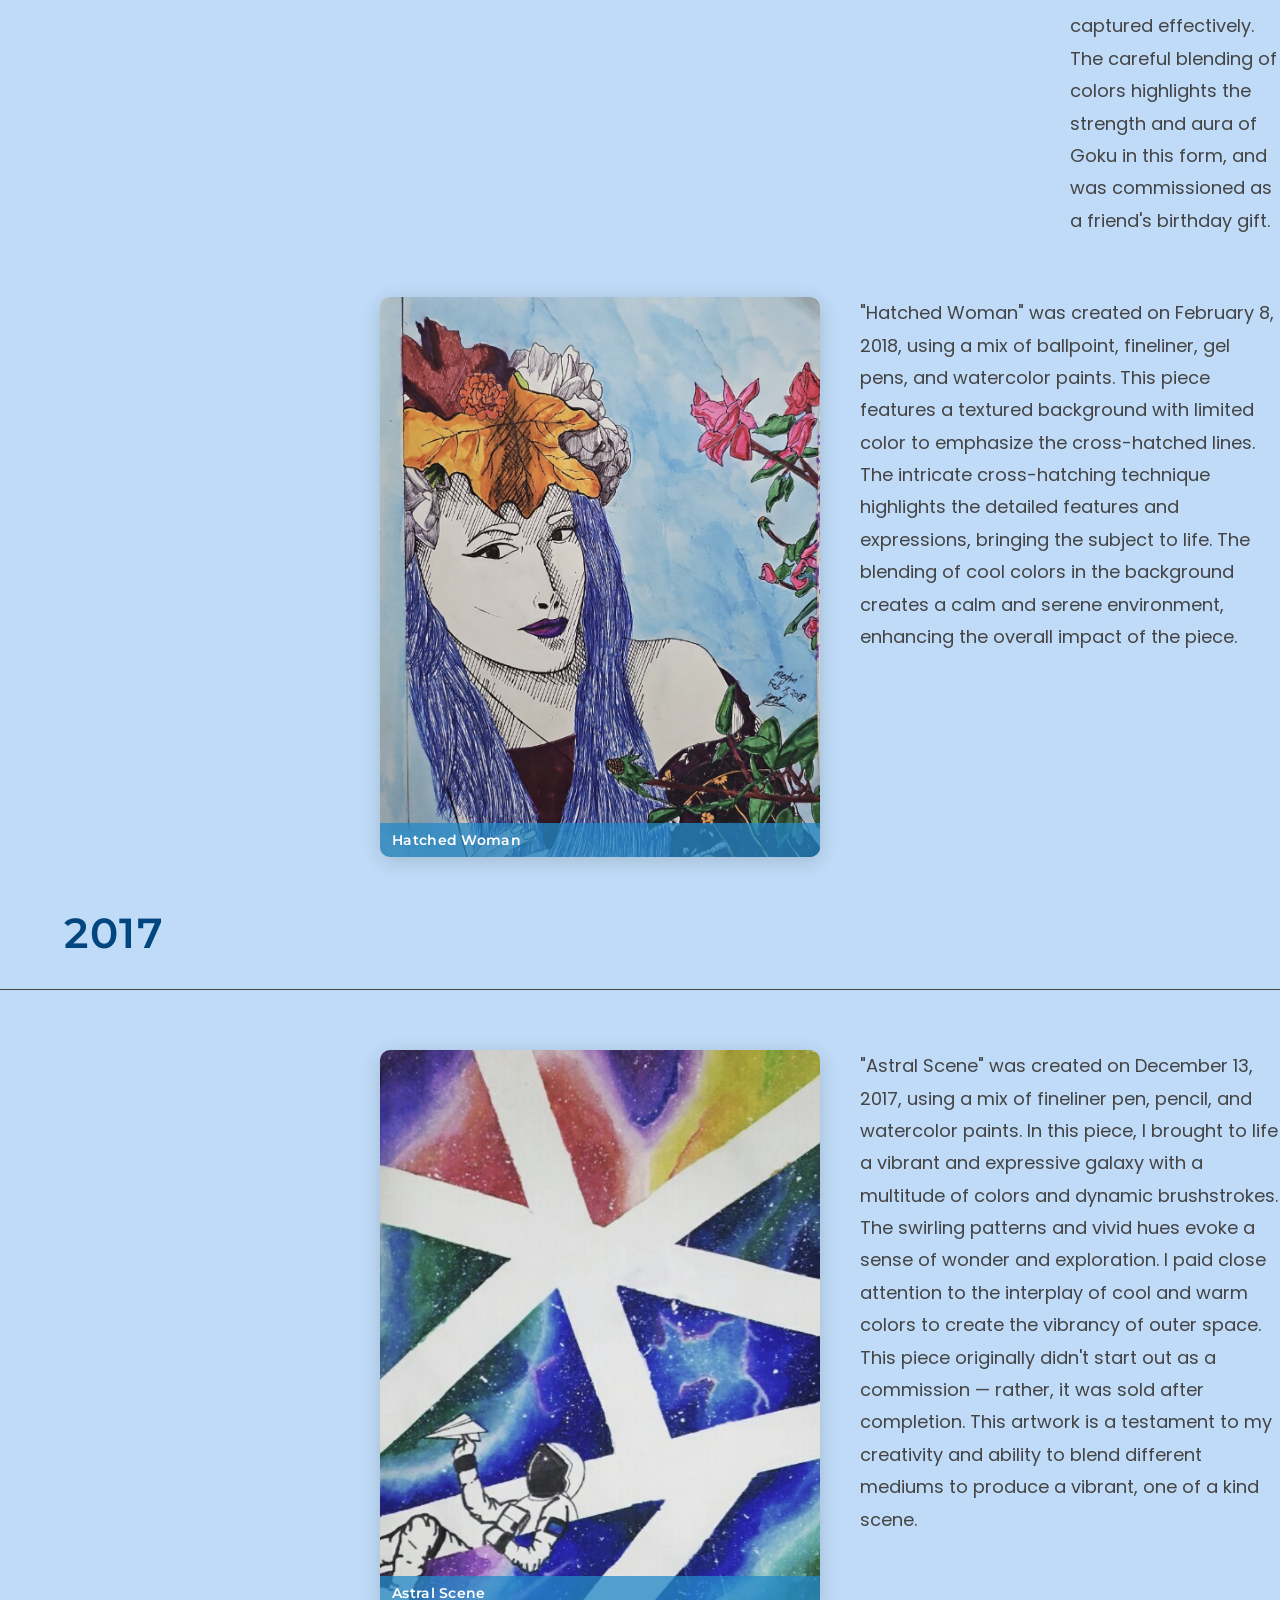
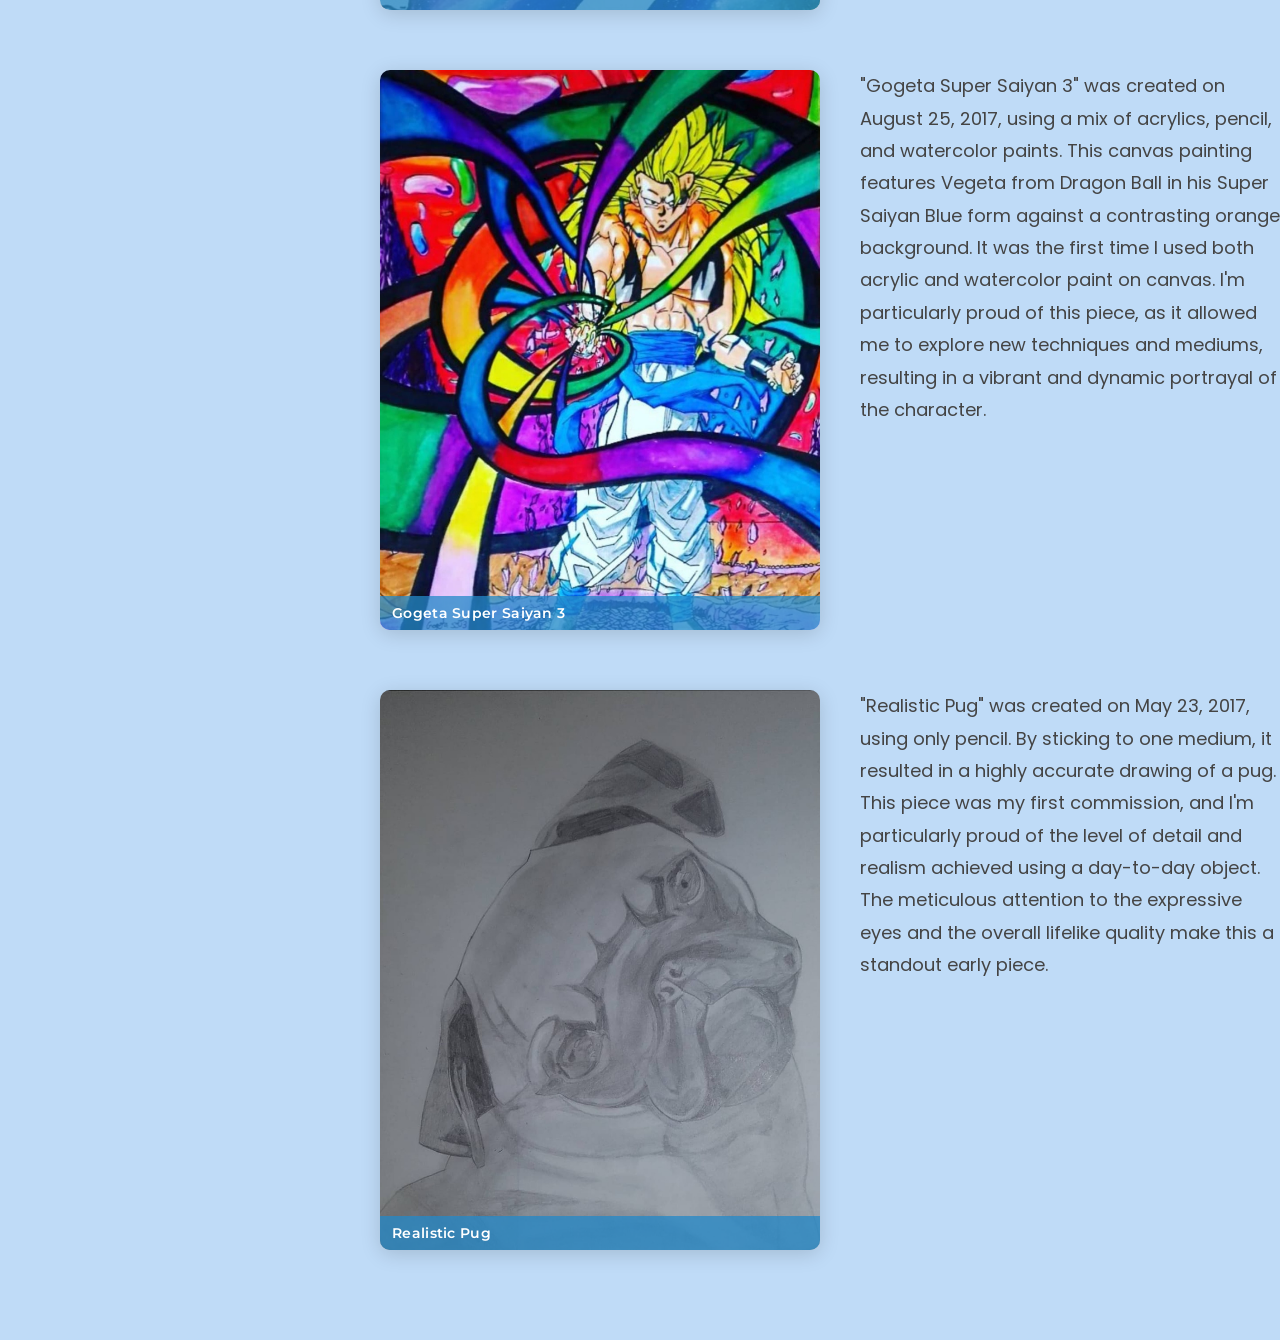
<file: commission.html>
<!DOCTYPE html>
<html lang="en">
<head>
    <meta charset="UTF-8">
    <meta name="viewport" content="width=device-width, initial-scale=1.0">
    <meta name="description" content="Yash Sharma's commissioned art pieces — a timeline from 2017 to 2024.">
    <title>Y.S - Commissioned Art</title>
    <link rel="stylesheet" href="styles.css">
    <link rel="icon" type="image/png" href="images/profiles/icon_pfp.jpg">
    <script src="header.js" defer></script>
</head>
<body>

    <section id="home" class="welcome-section">
        <h2 class="welcome-heading">Commissioned Art Pieces</h2>
    </section>
    <hr>

    <p class="about-text-description">
        This page showcases a timeline of my commissioned art projects,
        illustrating the growth of my skills and techniques over time.
        Each piece represents a milestone in my professional development,
        reflecting how my approach to meeting clients' visions and delivering customized artwork has evolved.
    </p>

    <div class="year-navigation">
        <a href="#2024">2024</a> |
        <a href="#2023">2023</a> |
        <a href="#2022">2022</a> |
        <a href="#2021">2021</a> |
        <a href="#2018">2018</a> |
        <a href="#2017">2017</a>
    </div>


    <section class="art-gallery">

        <h2 class="about-heading" id="2024">2024</h2>
        <hr>

        <div class="art-item" id="Gorillaz-section1">
            <div class="art-content">
                <div class="art-image-box portrait">
                    <img src="images/all/commission/comm_12.jpg" alt="Gorillaz-All Here">
                    <div class="art-title">Gorillaz-All Here</div>
                </div>
                <p class="art-description">
                    "Gorillaz-All Here" was created on July 1, 2024, using a combination of fineliner, gel pens, color pencil, permanent markers, water markers, alcohol markers, and highlighter.
                    This drawing features the popular UK artist Gorillaz, and its quality lies in the exactness of the details compared to the official poster.
                    The combination of multiple materials makes this piece truly one of a kind, showcasing a unique blend of textures and colors that bring the artwork to life.
                    I'm particularly proud of how the different mediums came together to create a cohesive and striking piece that captures the essence of the original poster.
                </p>
            </div>
        </div>

        <div class="art-item" id="Noir-section">
            <div class="art-content">
                <div class="art-image-box portrait">
                    <img src="images/all/commission/comm_11.jpg" alt="Black Noir 5/19 Variant">
                    <div class="art-title">Black Noir 5/19 Variant</div>
                </div>
                <p class="art-description">
                    "Black Noir 5/19 Variant" was crafted on June 4, 2024, using a blend of pencil, colored pencils, and permanent markers.
                    This artwork serves as a custom comic cover for Black Noir from The Boys, showcasing a unique variation of the superhero's suit.
                    The meticulous planning, especially the anatomical precision of Black Noir, posed a significant challenge, yet it was accomplished with exquisite detail over time.
                    The use of shading to depict a vivid, menacing storm in the backdrop, coupled with intricate elements like the barcode and sticker tag, rendering this piece exceptional.
                </p>
            </div>
        </div>

        <h2 class="about-heading" id="2023">2023</h2>
        <hr>

        <div class="art-item" id="Roshi-section">
            <div class="art-content">
                <div class="art-image-box portrait">
                    <img src="images/all/commission/comm_10.jpg" alt="Master Roshi">
                    <div class="art-title">Master Roshi</div>
                </div>
                <p class="art-description">
                    "Master Roshi" was created on August 31, 2023, using a combination of fineliner, gel pens, color pencil, permanent markers, water markers, alcohol markers, and highlighter.
                    This drawing features Master Roshi from Dragon Ball, adorned with graphic tattoos and smoking a cigarette.
                    The heavy styling was referenced from an image online, but the size of the drawing made maintaining consistent lines and marker strokes a crucial element.
                    The neon highlights on the glasses against the contrasting bright red creates a mesmerizing effect under color-changing lights, adding a dynamic and captivating touch to the piece.
                </p>
            </div>
        </div>

        <div class="art-item" id="Brook-section">
            <div class="art-content">
                <div class="art-image-box portrait">
                    <img src="images/all/commission/comm_9.jpg" alt="Brook One Piece">
                    <div class="art-title">Brook One Piece</div>
                </div>
                <p class="art-description">
                    "Brook One Piece" was created on February 9, 2023, using a combination of fineliner, gel pens, color pencil, permanent markers,
                    water markers, alcohol markers, and highlighter.
                    One of the main reasons this piece stands out is because I was able to maintain a professional and consistent level with the mix of materials,
                    successfully executing what I had envisioned. Looking from afar, this piece comes together with each individual aspect complementing the others.
                    The consistency between the marker strokes in areas such as the hair and clothes was done to ensure a highly-rated, quality product.
                </p>
            </div>
        </div>

        <h2 class="about-heading" id="2022">2022</h2>
        <hr>

        <div class="art-item" id="Luffy-section1">
            <div class="art-content">
                <div class="art-image-box portrait">
                    <img src="images/all/commission/comm_8.jpg" alt="Wanted: Gear 5 Luffy">
                    <div class="art-title">Wanted: Gear 5 Luffy</div>
                </div>
                <p class="art-description">
                    "Wanted: Gear 5 Luffy" was created on November 18, 2022, using fineliner and gel pens, color pencil, permanent markers, water markers, and alcohol markers.
                    This drawing is a wanted poster of Monkey D. Luffy in his new Gear 5 form, inspired by the wanted posters that appear in the One Piece series.
                    The piece captures the essence of the character and the iconic style of the series' wanted posters.
                    I'm beyond satisfied with the quality of this drawing — precise lines, vibrant colors, and a professional finish that truly brings the character justice.
                </p>
            </div>
        </div>

        <h2 class="about-heading" id="2021">2021</h2>
        <hr>

        <div class="art-item" id="Oni-section">
            <div class="art-content">
                <div class="art-image-box portrait">
                    <img src="images/all/digital/digital_7.jpg" alt="Oni Samurai">
                    <div class="art-title">Oni Samurai</div>
                </div>
                <p class="art-description">
                    "Oni Samurai" created on March 20, 2021, is a digital piece created using the Apple iPad, Apple Pencil, and Autodesk Sketchbook.
                    It was a commissioned piece, meticulously drafted, created, and sold to a buyer.
                    The design captures the fierce and imposing presence of the oni, blending traditional Japanese elements with a modern digital art style.
                    The vibrant colors and detailed textures emphasize the character's menacing yet captivating appearance,
                    showcasing my ability to bring a client's vision to life while maintaining a high level of artistic quality.
                </p>
            </div>
        </div>

        <h2 class="about-heading" id="2018">2018</h2>
        <hr>

        <div class="art-item" id="NeonSkull-section">
            <div class="art-content">
                <div class="art-image-box landscape">
                    <img src="images/all/commission/comm_6.jpg" alt="Neon Skull">
                    <div class="art-title">Neon Skull</div>
                </div>
                <p class="art-description">
                    "Neon Skull" was created on October 19, 2018, using a combination of gel pen, fineliner, highlighter, and acrylic paint.
                    The use of highlighter was particularly effective, as it exhibits a slight glow effect under neon or color-changing lights.
                    This piece allowed me to experiment with different materials and techniques, pushing the boundaries of my expression and
                    resulting in a piece that stands out for its bold effect.
                </p>
            </div>
        </div>

        <div class="art-item" id="GUI-section">
            <div class="art-content">
                <div class="art-image-box landscape">
                    <img src="images/all/commission/comm_5.jpg" alt="Goku Ultra Instinct">
                    <div class="art-title">Goku Ultra Instinct</div>
                </div>
                <p class="art-description">
                    "Goku Ultra Instinct" was created on March 22, 2018, using gel pen, fineliner, and color pencil.
                    This drawing features Goku in his Ultra Instinct form from Dragon Ball, with a small cricket tagging along the ride.
                    I focused on creating a powerful yet consistent blend for the drawing,
                    ensuring that the dynamic energy and intensity of the character were captured effectively.
                    The careful blending of colors highlights the strength and aura of Goku in this form, and was commissioned as a friend's birthday gift.
                </p>
            </div>
        </div>

        <div class="art-item" id="Hatched-section">
            <div class="art-content">
                <div class="art-image-box portrait">
                    <img src="images/all/realism/portrait_2.jpg" alt="Hatched Woman">
                    <div class="art-title">Hatched Woman</div>
                </div>
                <p class="art-description">
                    "Hatched Woman" was created on February 8, 2018, using a mix of ballpoint, fineliner, gel pens, and watercolor paints.
                    This piece features a textured background with limited color to emphasize the cross-hatched lines.
                    The intricate cross-hatching technique highlights the detailed features and expressions, bringing the subject to life.
                    The blending of cool colors in the background creates a calm and serene environment, enhancing the overall impact of the piece.
                </p>
            </div>
        </div>

        <h2 class="about-heading" id="2017">2017</h2>
        <hr>

        <div class="art-item" id="Astral-section">
            <div class="art-content">
                <div class="art-image-box portrait">
                    <img src="images/all/watercolor/watercolor.jpg" alt="Astral Scene">
                    <div class="art-title">Astral Scene</div>
                </div>
                <p class="art-description">
                    "Astral Scene" was created on December 13, 2017, using a mix of fineliner pen, pencil, and watercolor paints.
                    In this piece, I brought to life a vibrant and expressive galaxy with a multitude of colors and dynamic brushstrokes.
                    The swirling patterns and vivid hues evoke a sense of wonder and exploration.
                    I paid close attention to the interplay of cool and warm colors to create the vibrancy of outer space.
                    This piece originally didn't start out as a commission — rather, it was sold after completion.
                    This artwork is a testament to my creativity and ability to blend different mediums to produce a vibrant, one of a kind scene.
                </p>
            </div>
        </div>

        <div class="art-item" id="GogetaSSJ3-section">
            <div class="art-content">
                <div class="art-image-box portrait">
                    <img src="images/all/commission/comm_2.jpg" alt="Gogeta Super Saiyan 3">
                    <div class="art-title">Gogeta Super Saiyan 3</div>
                </div>
                <p class="art-description">
                    "Gogeta Super Saiyan 3" was created on August 25, 2017, using a mix of acrylics, pencil, and watercolor paints.
                    This canvas painting features Vegeta from Dragon Ball in his Super Saiyan Blue form against a contrasting orange background.
                    It was the first time I used both acrylic and watercolor paint on canvas.
                    I'm particularly proud of this piece, as it allowed me to explore new techniques and mediums, resulting in a vibrant and dynamic portrayal of the character.
                </p>
            </div>
        </div>

        <div class="art-item" id="Pug-section">
            <div class="art-content">
                <div class="art-image-box portrait">
                    <img src="images/all/commission/comm_1.jpg" alt="Realistic Pug">
                    <div class="art-title">Realistic Pug</div>
                </div>
                <p class="art-description">
                    "Realistic Pug" was created on May 23, 2017, using only pencil. By sticking to one medium, it resulted in a highly accurate drawing of a pug.
                    This piece was my first commission, and I'm particularly proud of the level of detail and realism achieved using a day-to-day object.
                    The meticulous attention to the expressive eyes and the overall lifelike quality make this a standout early piece.
                </p>
            </div>
        </div>

    </section>

</body>
</html>
</file>
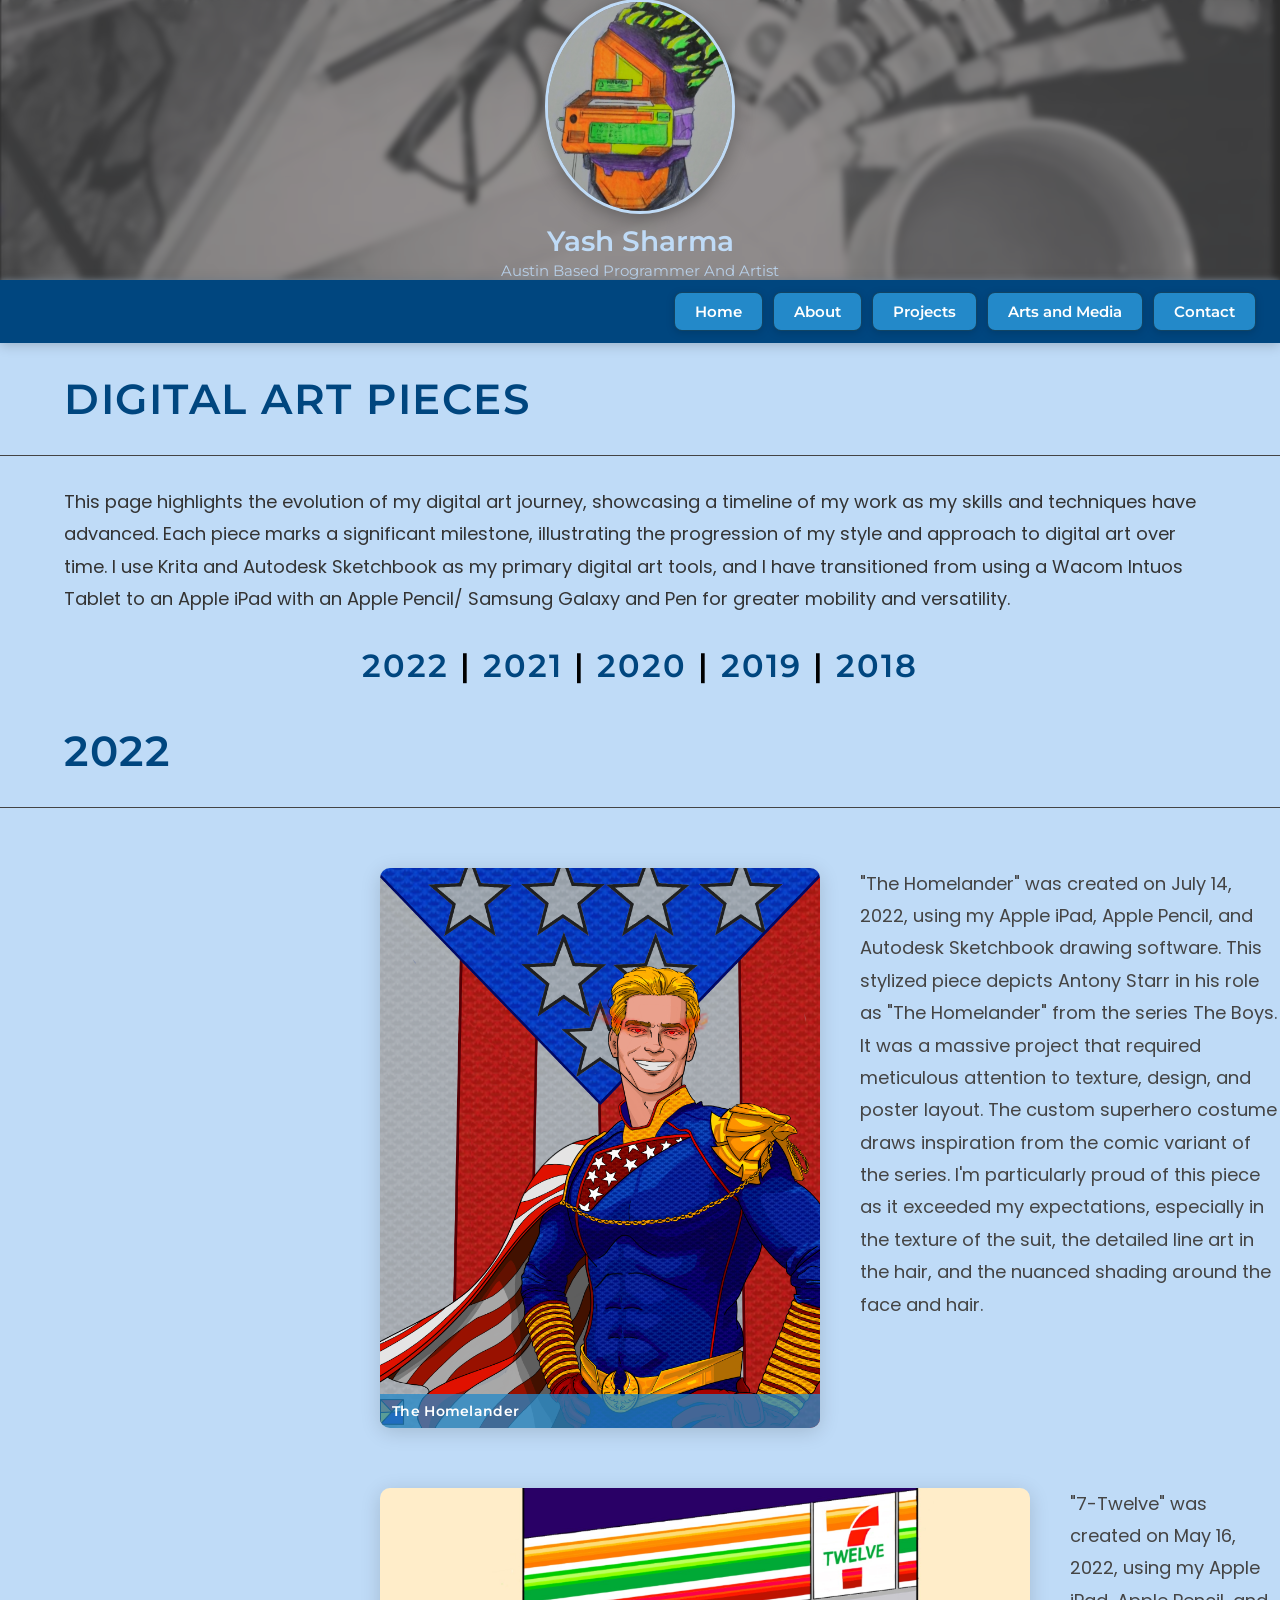
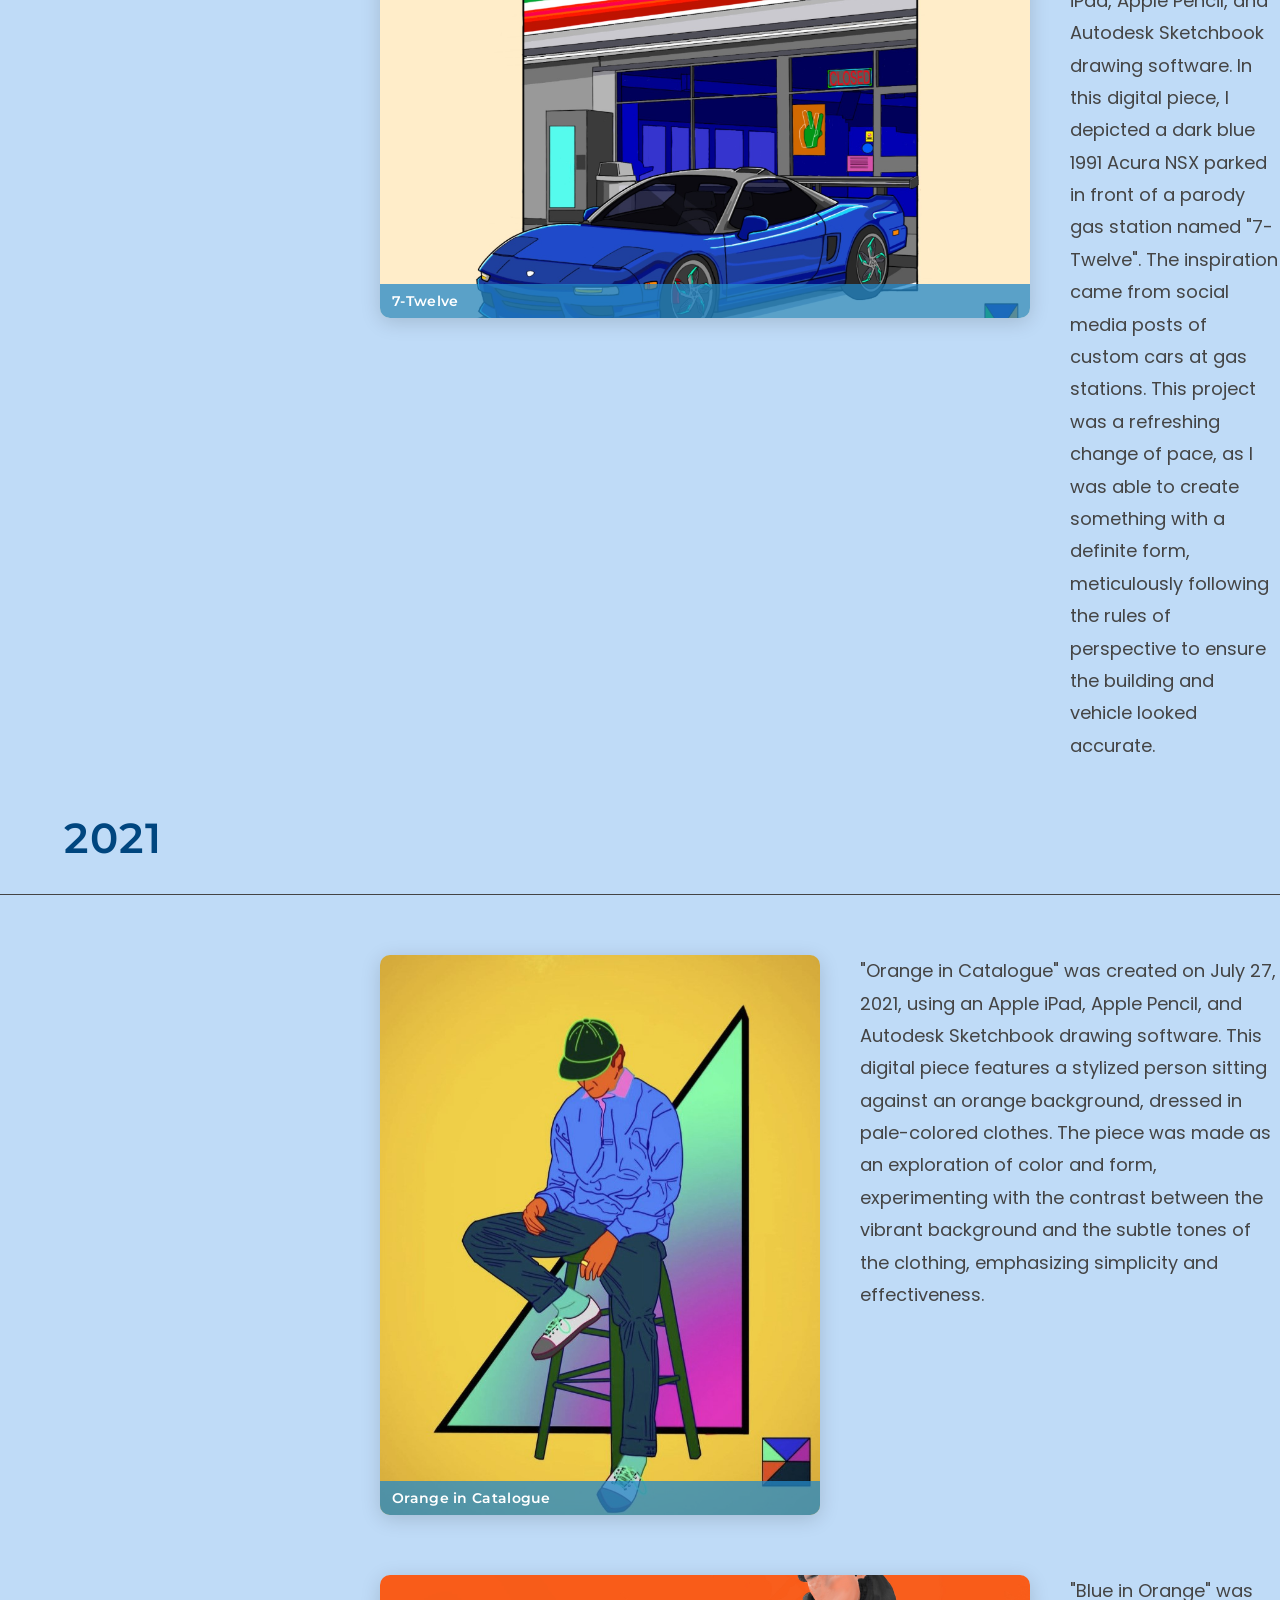
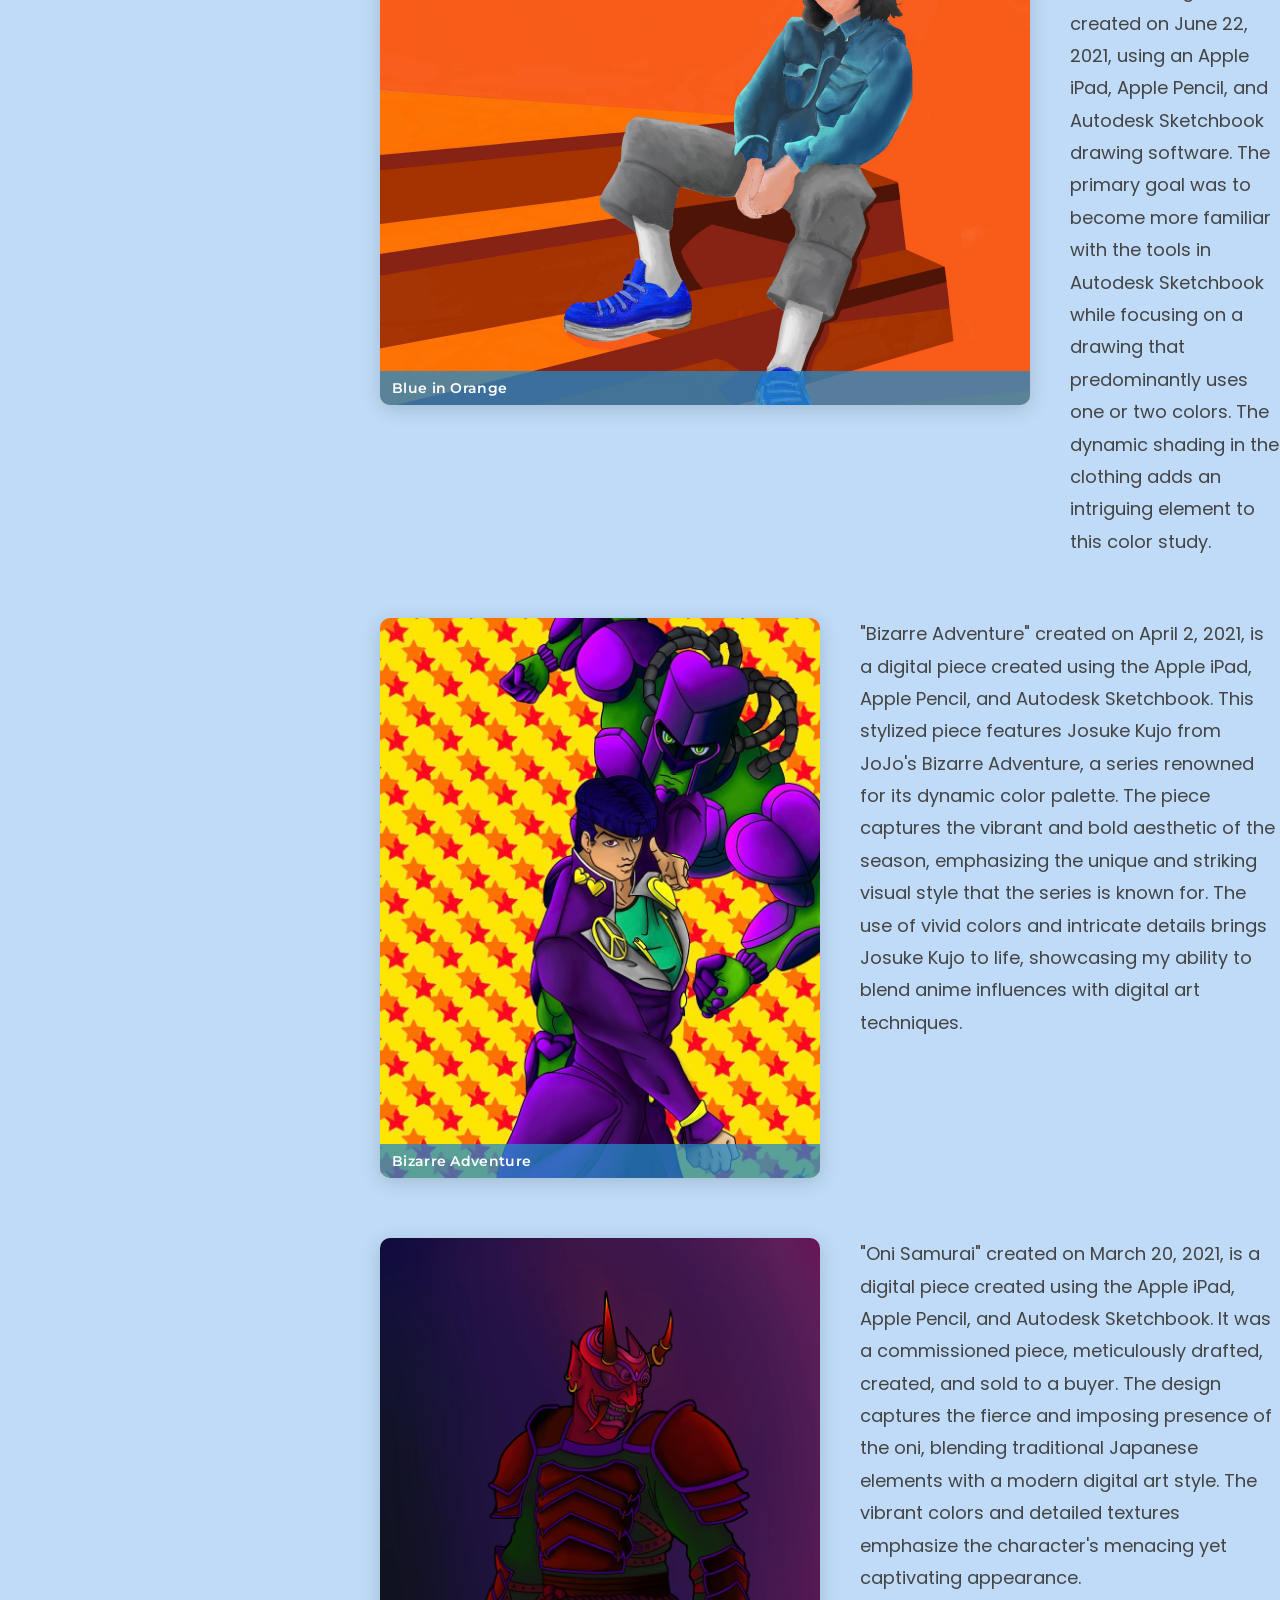
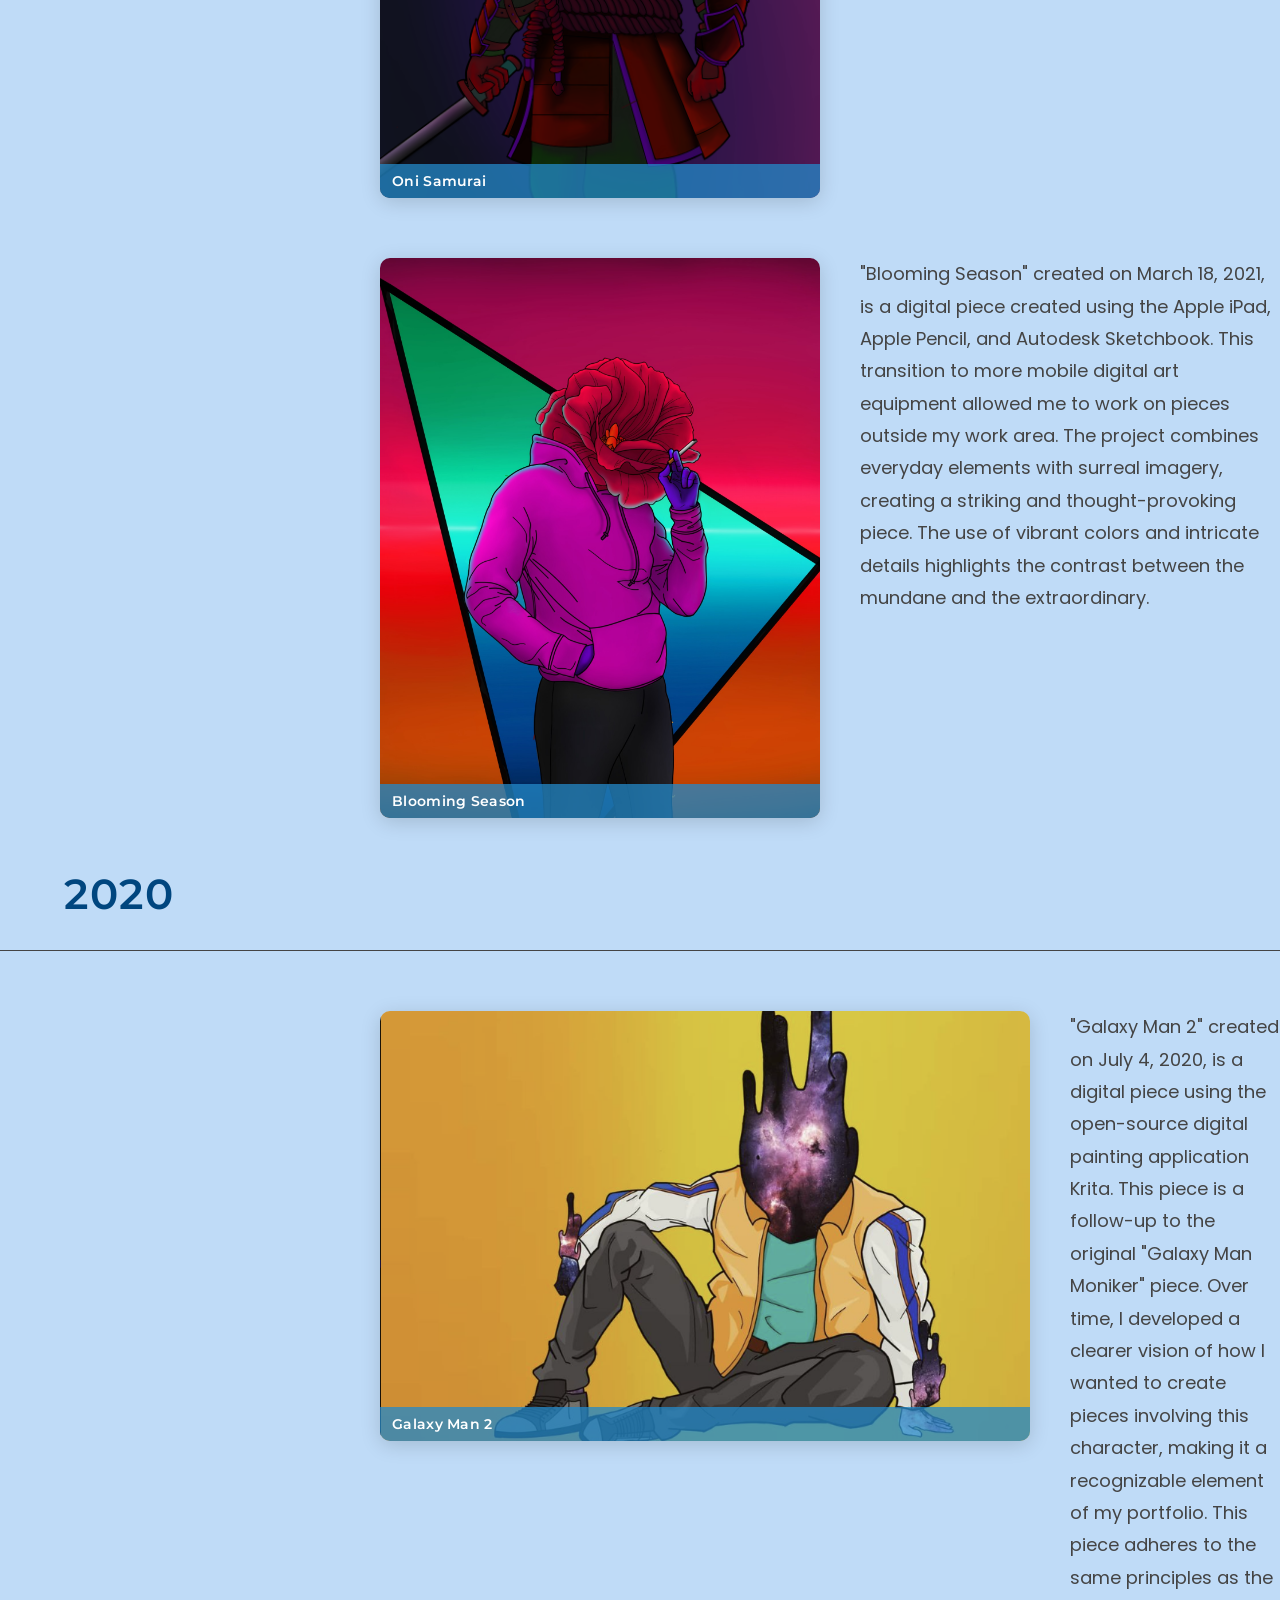
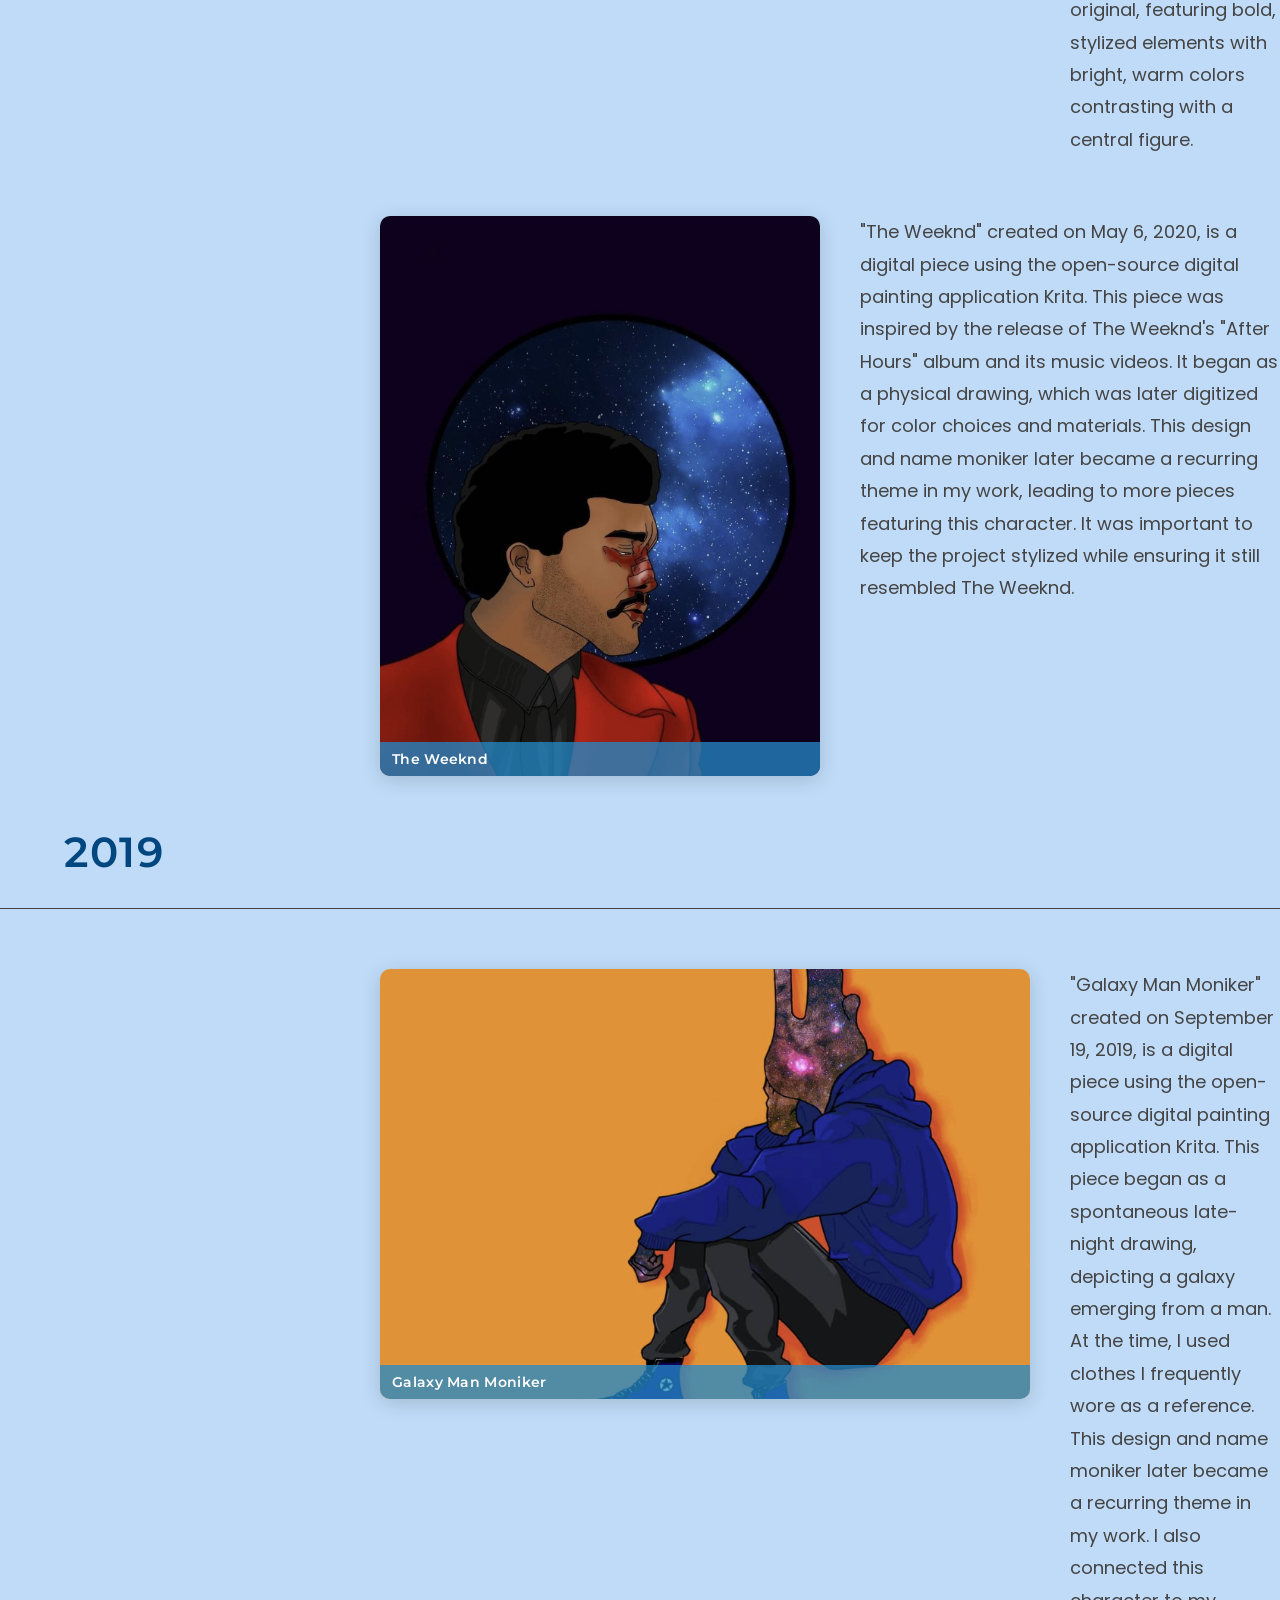
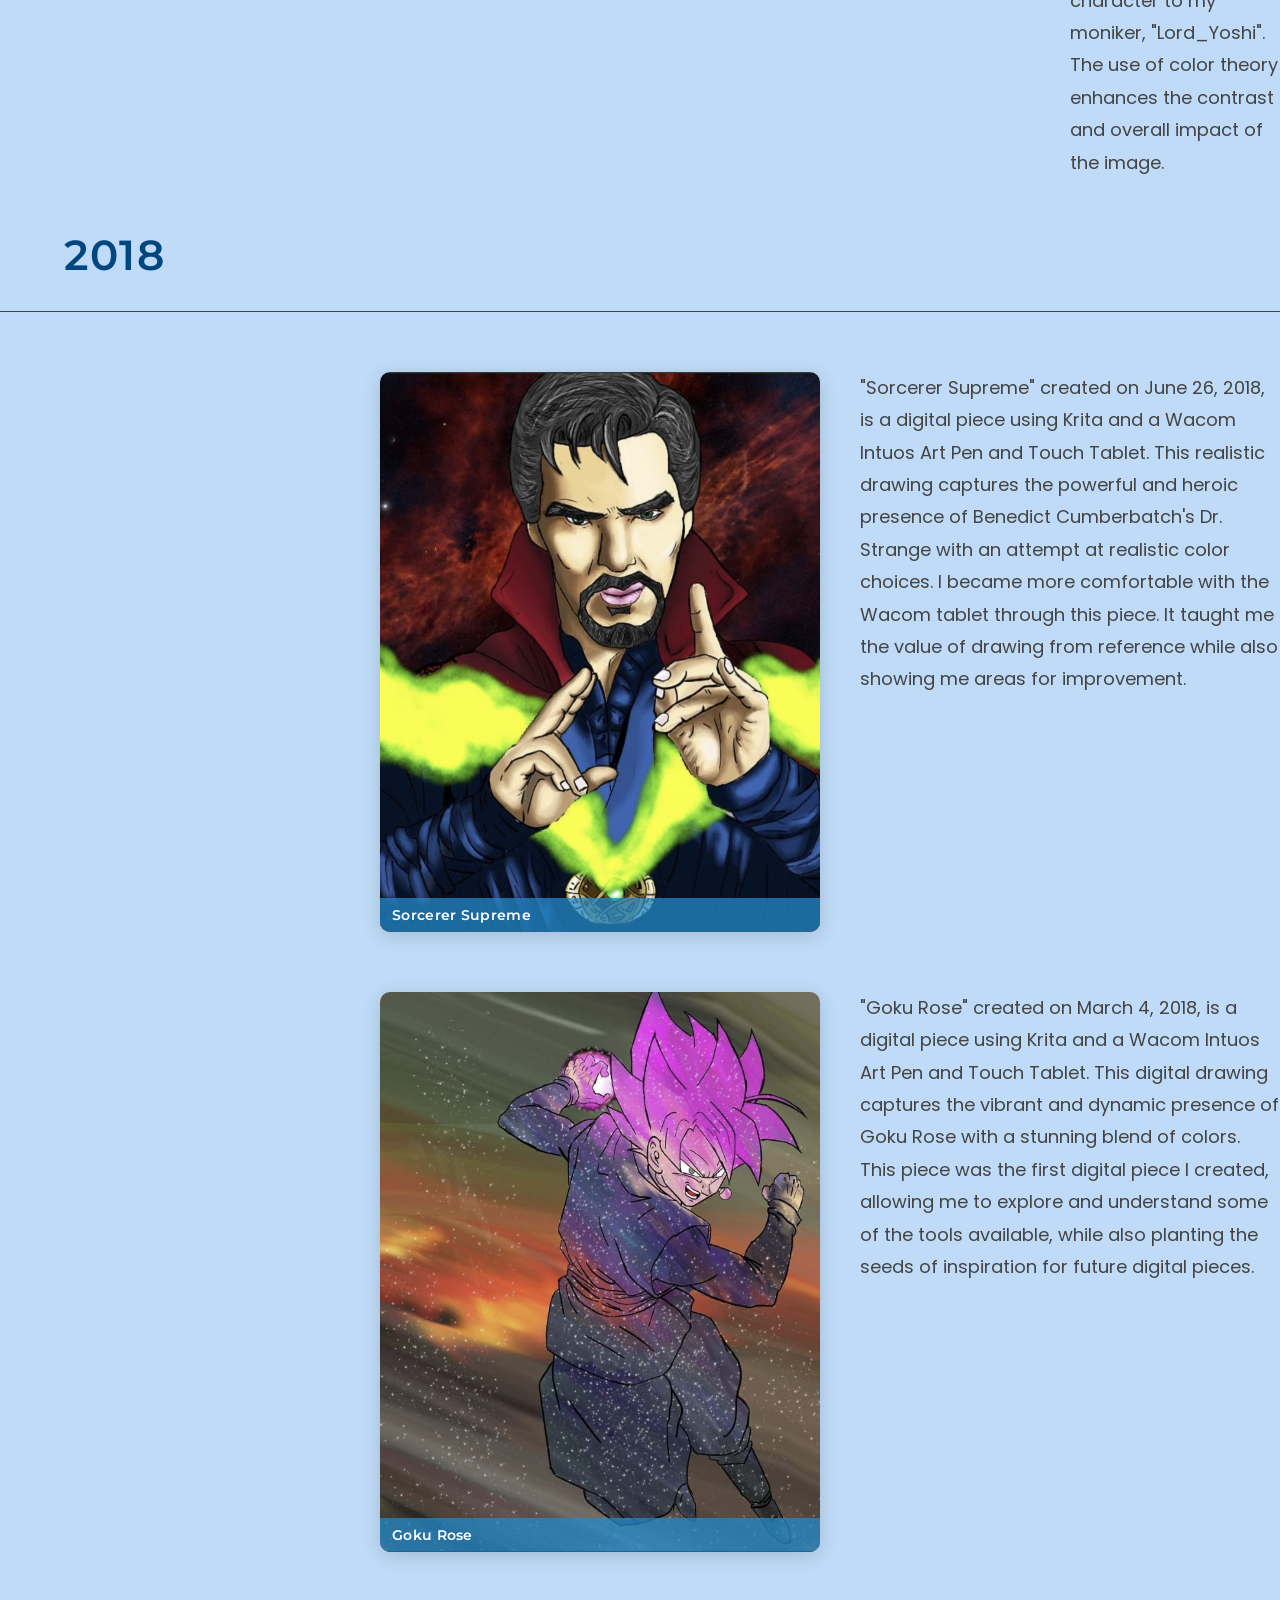
<file: digital.html>
<!DOCTYPE html>
<html lang="en">
<head>
    <meta charset="UTF-8">
    <meta name="viewport" content="width=device-width, initial-scale=1.0">
    <meta name="description" content="Yash Sharma's digital art pieces — a timeline from 2018 to 2022.">
    <title>Y.S - Digital Art</title>
    <link rel="stylesheet" href="styles.css">
    <link rel="icon" type="image/png" href="images/profiles/icon_pfp.jpg">
    <script src="header.js" defer></script>
</head>
<body>

    <section id="home" class="welcome-section">
        <h2 class="welcome-heading">Digital Art Pieces</h2>
    </section>
    <hr>

    <p class="about-text-description">
        This page highlights the evolution of my digital art journey, showcasing a timeline of my work as my skills and techniques have advanced.
        Each piece marks a significant milestone, illustrating the progression of my style and approach to digital art over time. I use Krita and Autodesk Sketchbook as my primary digital art tools,
         and I have transitioned from using a Wacom Intuos Tablet to an Apple iPad with an Apple Pencil/ Samsung Galaxy and Pen for greater mobility and versatility.
    </p>

    <div class="year-navigation">
        <a href="#2022">2022</a> |
        <a href="#2021">2021</a> |
        <a href="#2020">2020</a> |
        <a href="#2019">2019</a> |
        <a href="#2018">2018</a>
    </div>

    <section class="art-gallery">

        <h2 class="about-heading" id="2022">2022</h2>
        <hr>

        <div class="art-item" id="Homelander-section">
            <div class="art-content">
                <div class="art-image-box portrait">
                    <img src="images/all/digital/digital_12.jpg" alt="The Homelander">
                    <div class="art-title">The Homelander</div>
                </div>
                <p class="art-description">
                    "The Homelander" was created on July 14, 2022, using my Apple iPad, Apple Pencil, and Autodesk Sketchbook drawing software.
                    This stylized piece depicts Antony Starr in his role as "The Homelander" from the series The Boys.
                    It was a massive project that required meticulous attention to texture, design, and poster layout.
                    The custom superhero costume draws inspiration from the comic variant of the series.
                    I'm particularly proud of this piece as it exceeded my expectations,
                    especially in the texture of the suit, the detailed line art in the hair, and the nuanced shading around the face and hair.
                </p>
            </div>
        </div>

        <div class="art-item" id="712-section">
            <div class="art-content">
                <div class="art-image-box landscape">
                    <img src="images/all/digital/digital_11.jpg" alt="7-Twelve">
                    <div class="art-title">7-Twelve</div>
                </div>
                <p class="art-description">
                    "7-Twelve" was created on May 16, 2022, using my Apple iPad, Apple Pencil, and Autodesk Sketchbook drawing software.
                    In this digital piece, I depicted a dark blue 1991 Acura NSX parked in front of a parody gas station named "7-Twelve".
                    The inspiration came from social media posts of custom cars at gas stations.
                    This project was a refreshing change of pace, as I was able to create something with a definite form,
                    meticulously following the rules of perspective to ensure the building and vehicle looked accurate.
                </p>
            </div>
        </div>

        <h2 class="about-heading" id="2021">2021</h2>
        <hr>

        <div class="art-item" id="Orange-section">
            <div class="art-content">
                <div class="art-image-box portrait">
                    <img src="images/all/digital/digital_9.jpg" alt="Orange in Catalogue">
                    <div class="art-title">Orange in Catalogue</div>
                </div>
                <p class="art-description">
                    "Orange in Catalogue" was created on July 27, 2021, using an Apple iPad, Apple Pencil, and Autodesk Sketchbook drawing software.
                    This digital piece features a stylized person sitting against an orange background, dressed in pale-colored clothes.
                    The piece was made as an exploration of color and form, experimenting with the contrast between the vibrant background and the subtle tones of the clothing,
                    emphasizing simplicity and effectiveness.
                </p>
            </div>
        </div>

        <div class="art-item" id="Blue-section">
            <div class="art-content">
                <div class="art-image-box landscape">
                    <img src="images/all/digital/digital_10.jpg" alt="Blue in Orange">
                    <div class="art-title">Blue in Orange</div>
                </div>
                <p class="art-description">
                    "Blue in Orange" was created on June 22, 2021, using an Apple iPad, Apple Pencil, and Autodesk Sketchbook drawing software.
                    The primary goal was to become more familiar with the tools in Autodesk Sketchbook while focusing on a drawing that predominantly uses one or two colors.
                    The dynamic shading in the clothing adds an intriguing element to this color study.
                </p>
            </div>
        </div>

        <div class="art-item" id="Jojo-section">
            <div class="art-content">
                <div class="art-image-box portrait">
                    <img src="images/all/digital/digital_8.jpg" alt="Bizarre Adventure">
                    <div class="art-title">Bizarre Adventure</div>
                </div>
                <p class="art-description">
                    "Bizarre Adventure" created on April 2, 2021, is a digital piece created using the Apple iPad, Apple Pencil, and Autodesk Sketchbook.
                    This stylized piece features Josuke Kujo from JoJo's Bizarre Adventure, a series renowned for its dynamic color palette.
                    The piece captures the vibrant and bold aesthetic of the season, emphasizing the unique and striking visual style that the series is known for.
                    The use of vivid colors and intricate details brings Josuke Kujo to life, showcasing my ability to blend anime influences with digital art techniques.
                </p>
            </div>
        </div>

        <div class="art-item" id="Oni-section">
            <div class="art-content">
                <div class="art-image-box portrait">
                    <img src="images/all/digital/digital_7.jpg" alt="Oni Samurai">
                    <div class="art-title">Oni Samurai</div>
                </div>
                <p class="art-description">
                    "Oni Samurai" created on March 20, 2021, is a digital piece created using the Apple iPad, Apple Pencil, and Autodesk Sketchbook.
                    It was a commissioned piece, meticulously drafted, created, and sold to a buyer.
                    The design captures the fierce and imposing presence of the oni, blending traditional Japanese elements with a modern digital art style.
                    The vibrant colors and detailed textures emphasize the character's menacing yet captivating appearance.
                </p>
            </div>
        </div>

        <div class="art-item" id="Blooming-section">
            <div class="art-content">
                <div class="art-image-box portrait">
                    <img src="images/all/digital/digital_6.jpg" alt="Blooming Season">
                    <div class="art-title">Blooming Season</div>
                </div>
                <p class="art-description">
                    "Blooming Season" created on March 18, 2021, is a digital piece created using the Apple iPad, Apple Pencil, and Autodesk Sketchbook.
                    This transition to more mobile digital art equipment allowed me to work on pieces outside my work area.
                    The project combines everyday elements with surreal imagery, creating a striking and thought-provoking piece.
                    The use of vibrant colors and intricate details highlights the contrast between the mundane and the extraordinary.
                </p>
            </div>
        </div>

        <h2 class="about-heading" id="2020">2020</h2>
        <hr>

        <div class="art-item" id="Galaxy2-section">
            <div class="art-content">
                <div class="art-image-box landscape">
                    <img src="images/all/digital/digital_5.jpg" alt="Galaxy Man 2">
                    <div class="art-title">Galaxy Man 2</div>
                </div>
                <p class="art-description">
                    "Galaxy Man 2" created on July 4, 2020, is a digital piece using the open-source digital painting application Krita.
                    This piece is a follow-up to the original "Galaxy Man Moniker" piece.
                    Over time, I developed a clearer vision of how I wanted to create pieces involving this character, making it a recognizable element of my portfolio.
                    This piece adheres to the same principles as the original, featuring bold, stylized elements with bright, warm colors contrasting with a central figure.
                </p>
            </div>
        </div>

        <div class="art-item" id="Weeknd-section">
            <div class="art-content">
                <div class="art-image-box portrait">
                    <img src="images/all/digital/digital_4.jpg" alt="The Weeknd">
                    <div class="art-title">The Weeknd</div>
                </div>
                <p class="art-description">
                    "The Weeknd" created on May 6, 2020, is a digital piece using the open-source digital painting application Krita.
                    This piece was inspired by the release of The Weeknd's "After Hours" album and its music videos. It began as a physical drawing,
                    which was later digitized for color choices and materials. This design and name moniker later became a recurring theme in my work,
                    leading to more pieces featuring this character.
                    It was important to keep the project stylized while ensuring it still resembled The Weeknd.
                </p>
            </div>
        </div>

        <h2 class="about-heading" id="2019">2019</h2>
        <hr>

        <div class="art-item" id="Galaxy-section">
            <div class="art-content">
                <div class="art-image-box landscape">
                    <img src="images/all/digital/digital_3.jpg" alt="Galaxy Man Moniker">
                    <div class="art-title">Galaxy Man Moniker</div>
                </div>
                <p class="art-description">
                    "Galaxy Man Moniker" created on September 19, 2019, is a digital piece using the open-source digital painting application Krita.
                    This piece began as a spontaneous late-night drawing, depicting a galaxy emerging from a man.
                    At the time, I used clothes I frequently wore as a reference. This design and name moniker later became a recurring theme in my work.
                    I also connected this character to my moniker, "Lord_Yoshi".
                    The use of color theory enhances the contrast and overall impact of the image.
                </p>
            </div>
        </div>

        <h2 class="about-heading" id="2018">2018</h2>
        <hr>

        <div class="art-item" id="Strange-section">
            <div class="art-content">
                <div class="art-image-box portrait">
                    <img src="images/all/digital/digital_2.jpg" alt="Sorcerer Supreme">
                    <div class="art-title">Sorcerer Supreme</div>
                </div>
                <p class="art-description">
                    "Sorcerer Supreme" created on June 26, 2018, is a digital piece using Krita and a Wacom Intuos Art Pen and Touch Tablet.
                    This realistic drawing captures the powerful and heroic presence of Benedict Cumberbatch's Dr. Strange with an attempt at realistic color choices.
                    I became more comfortable with the Wacom tablet through this piece.
                    It taught me the value of drawing from reference while also showing me areas for improvement.
                </p>
            </div>
        </div>

        <div class="art-item" id="Rose-section">
            <div class="art-content">
                <div class="art-image-box portrait">
                    <img src="images/all/digital/digital_1.jpg" alt="Goku Rose">
                    <div class="art-title">Goku Rose</div>
                </div>
                <p class="art-description">
                    "Goku Rose" created on March 4, 2018, is a digital piece using Krita and a Wacom Intuos Art Pen and Touch Tablet.
                    This digital drawing captures the vibrant and dynamic presence of Goku Rose with a stunning blend of colors.
                    This piece was the first digital piece I created, allowing me to explore and understand some of the tools available,
                    while also planting the seeds of inspiration for future digital pieces.
                </p>
            </div>
        </div>

    </section>

</body>
</html>
</file>
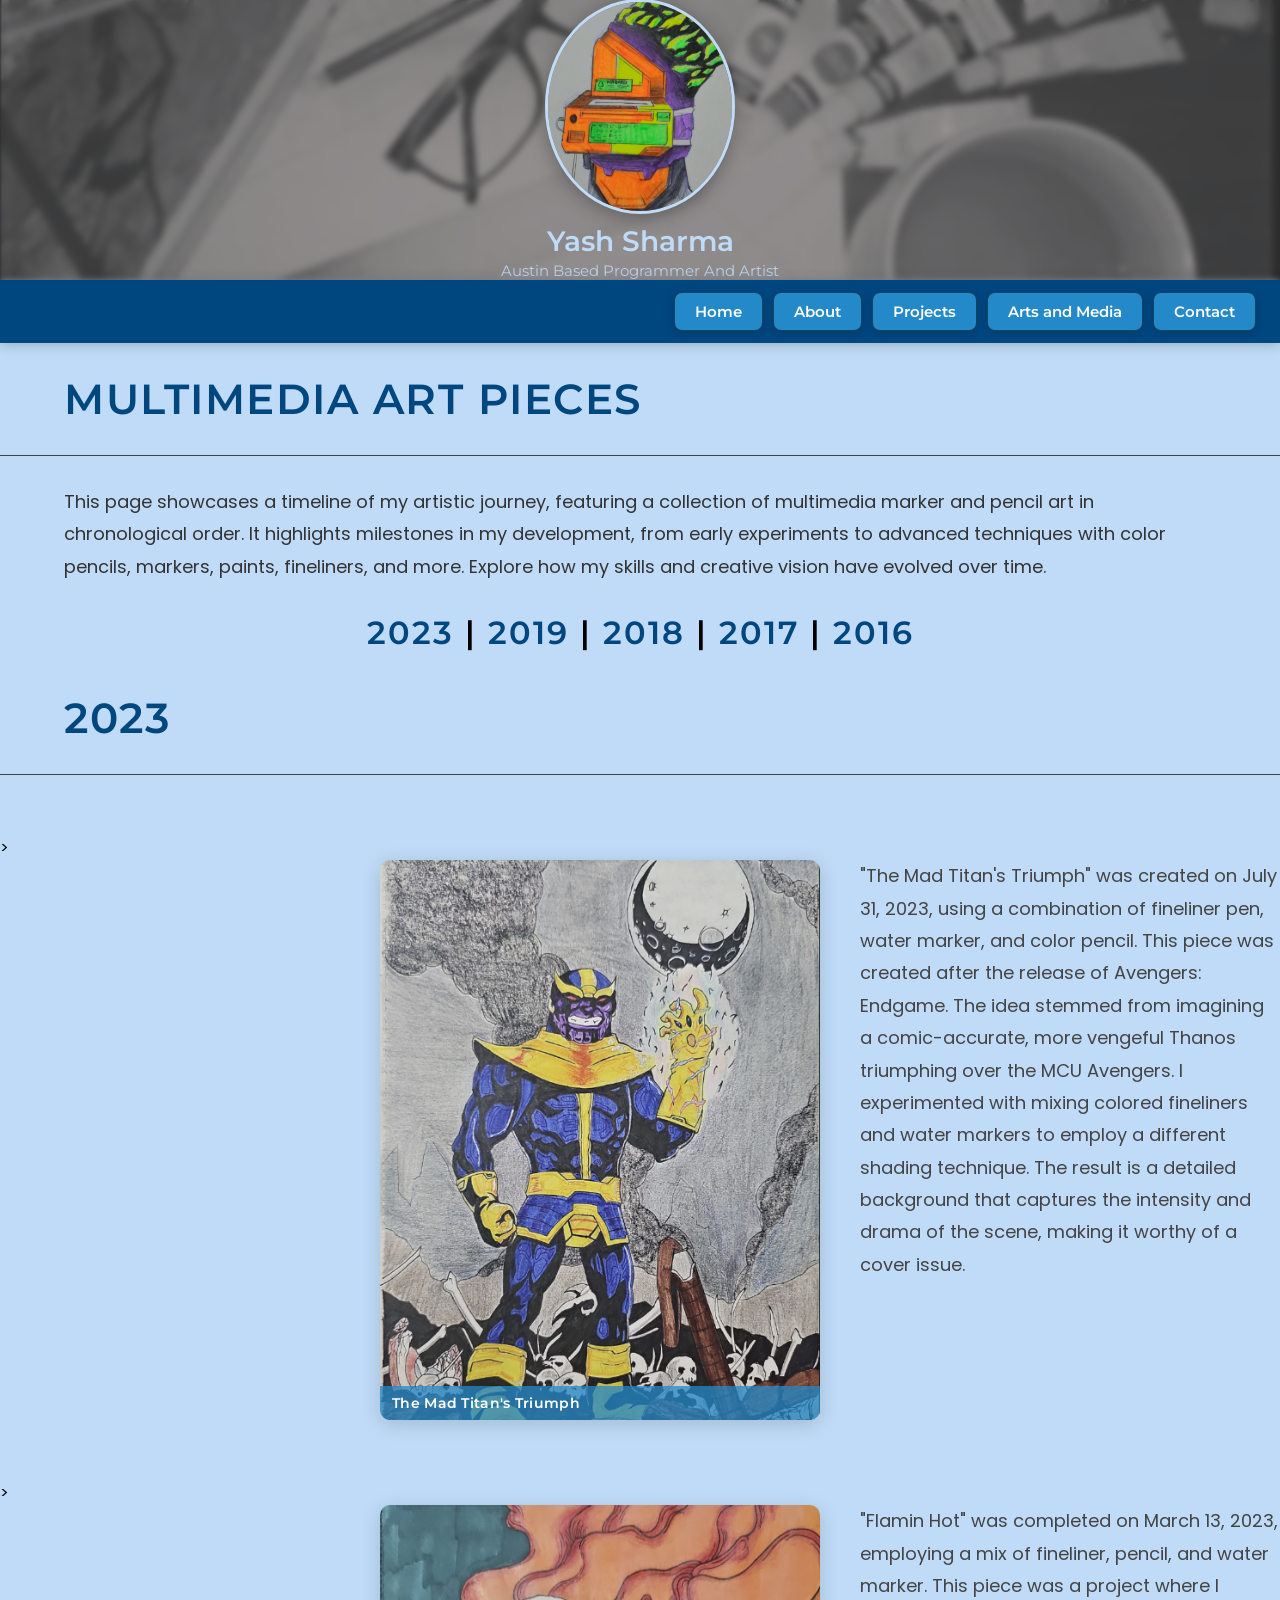
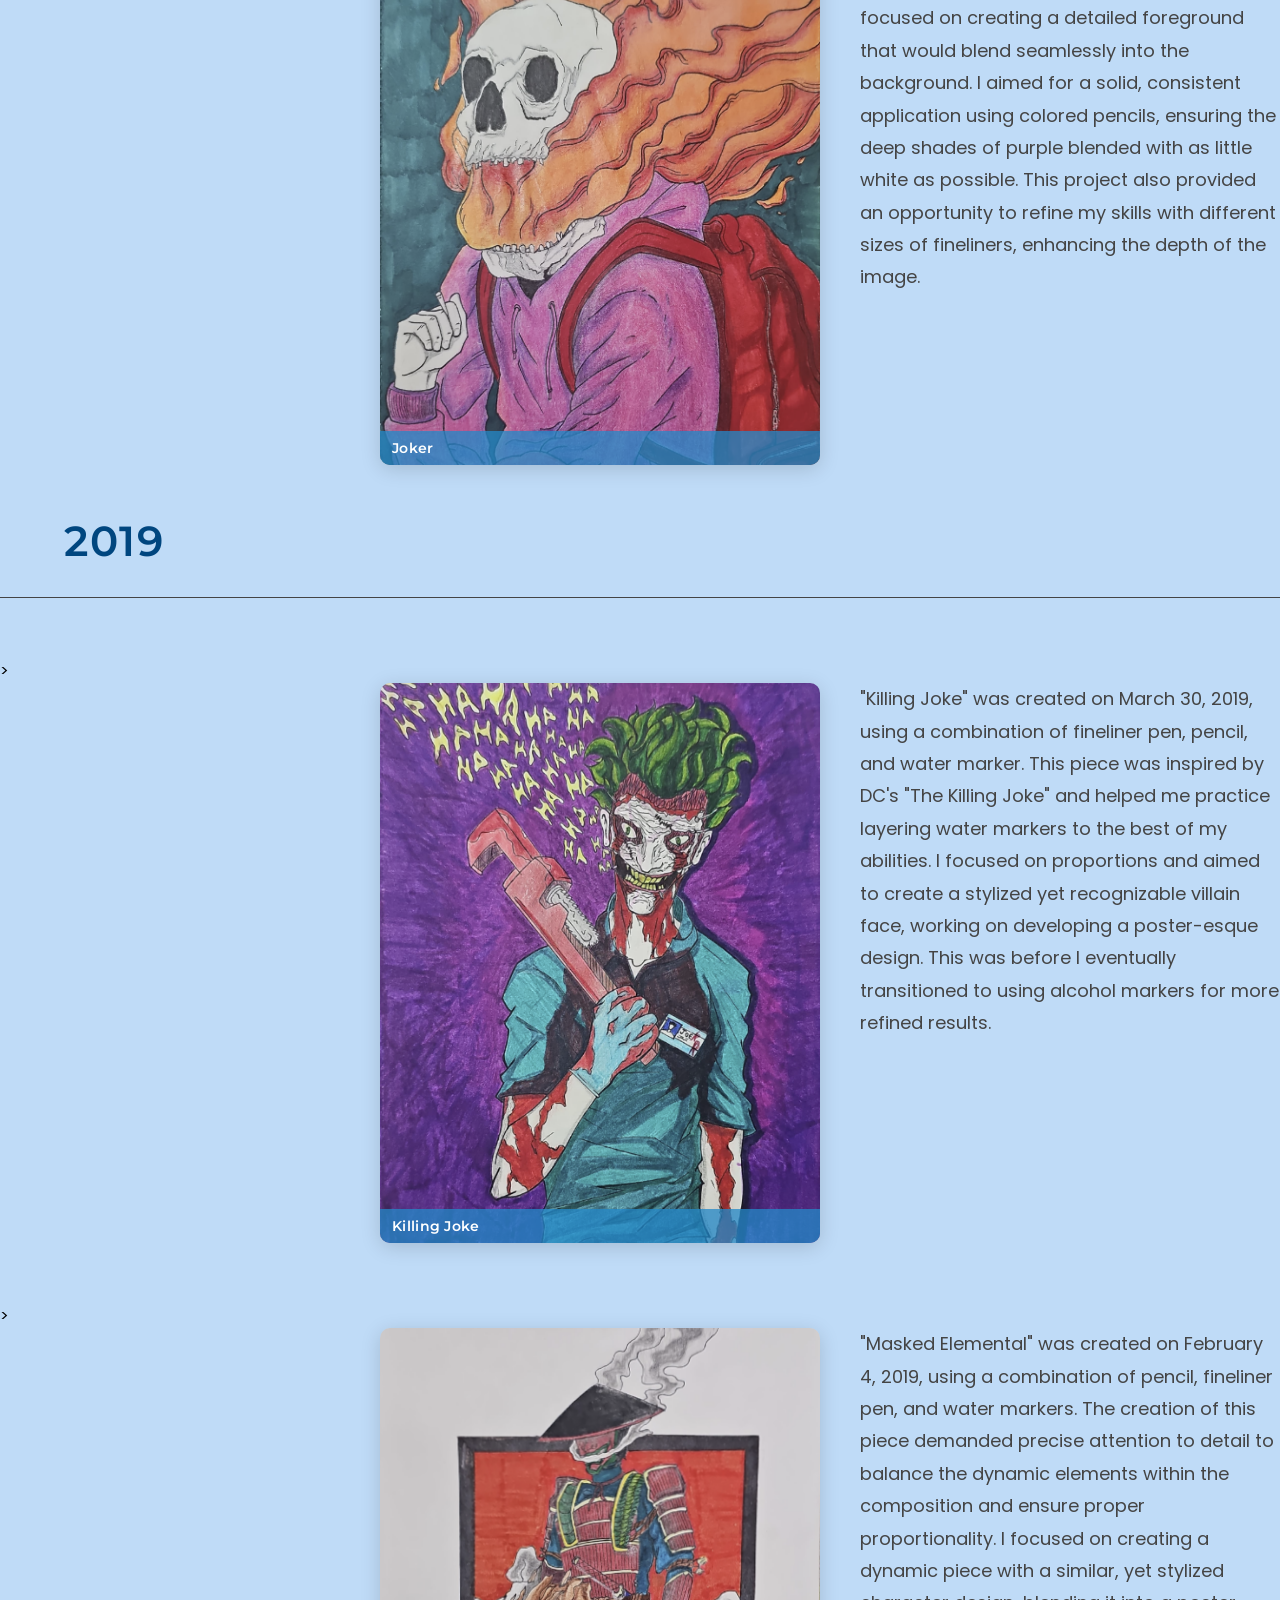
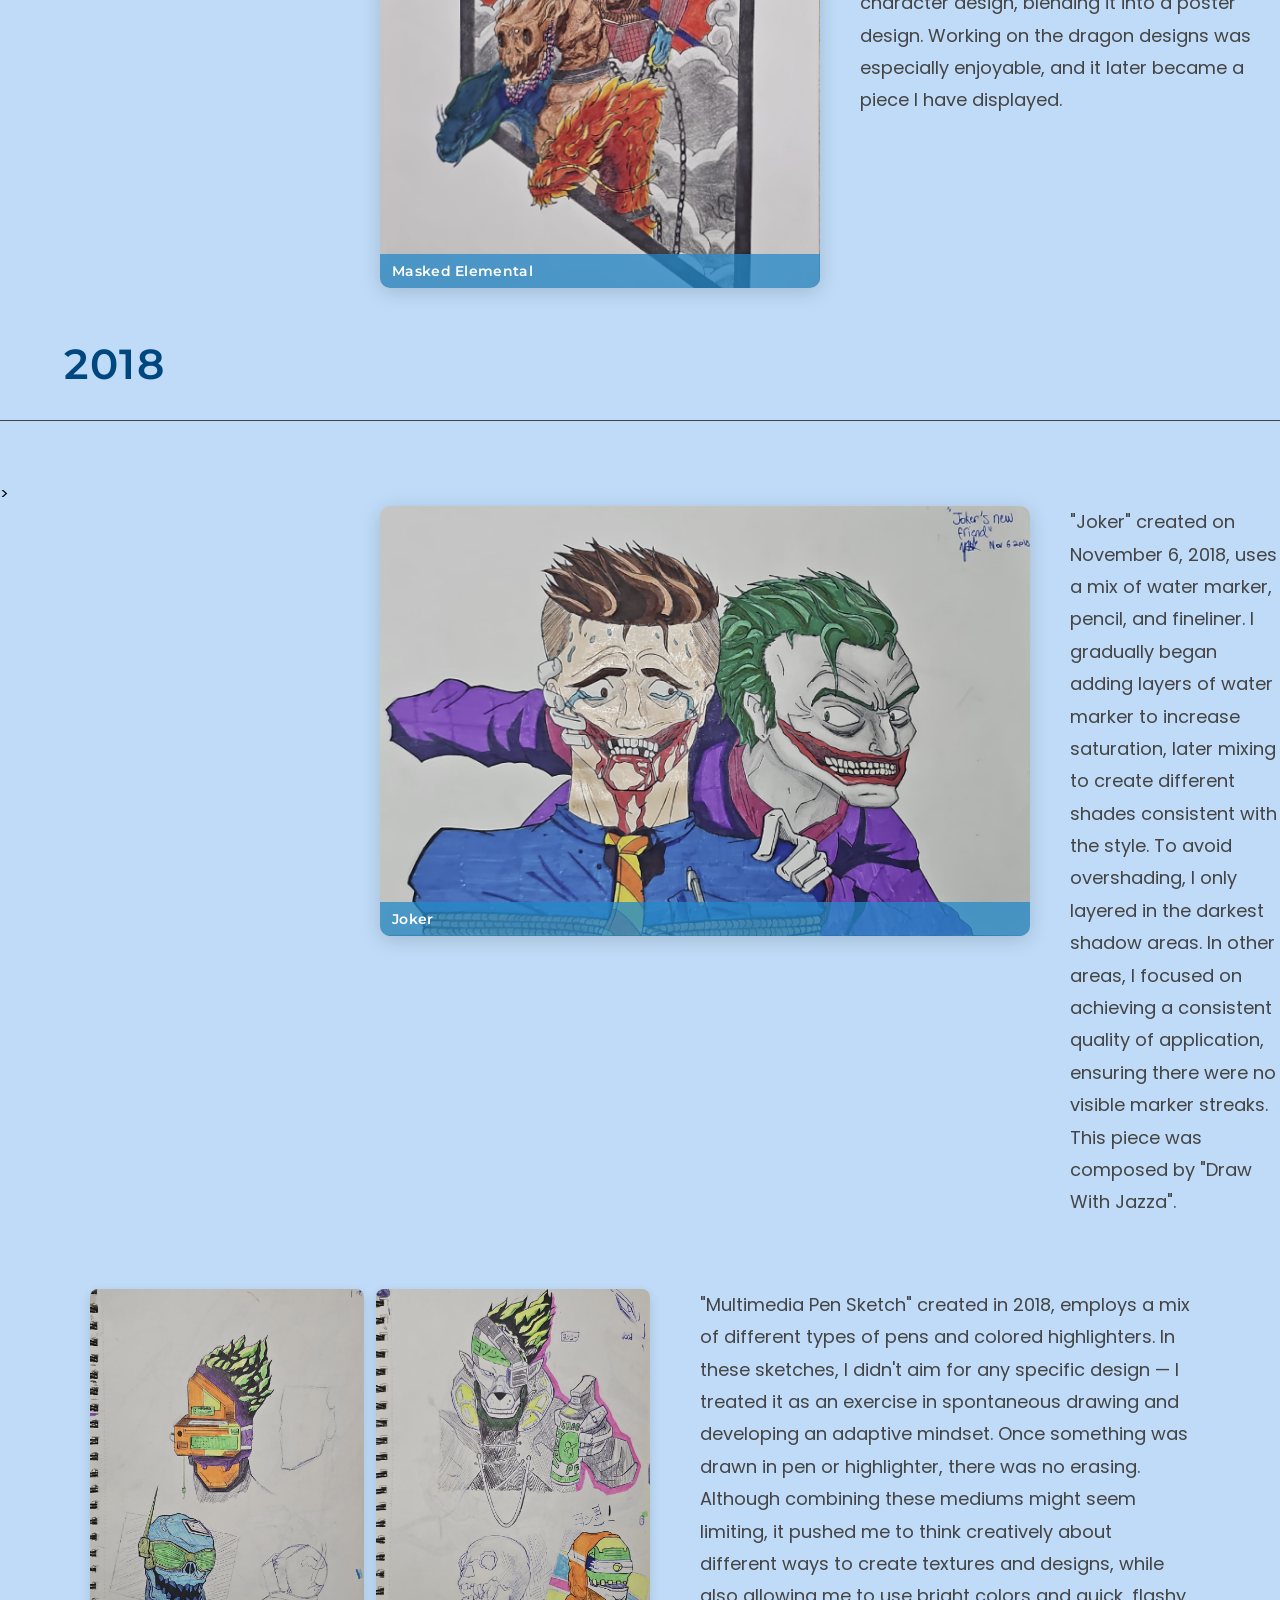
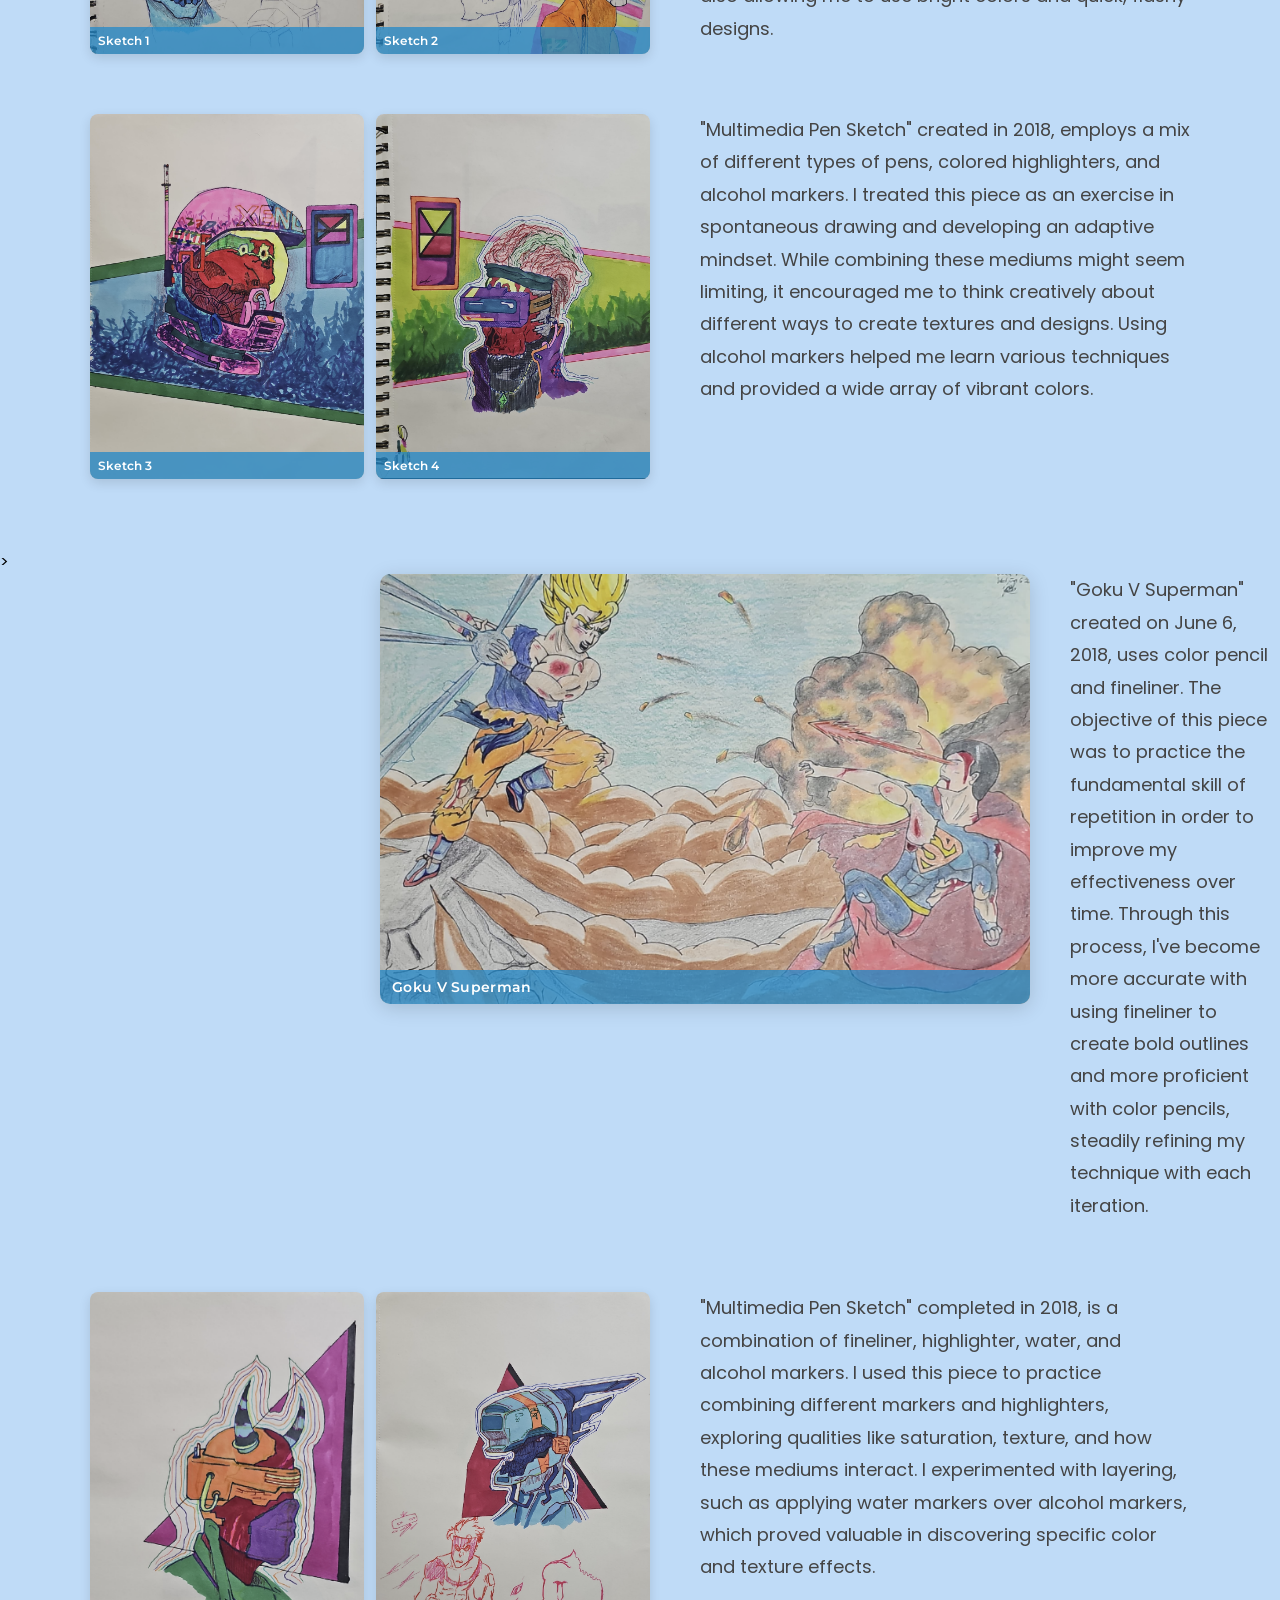
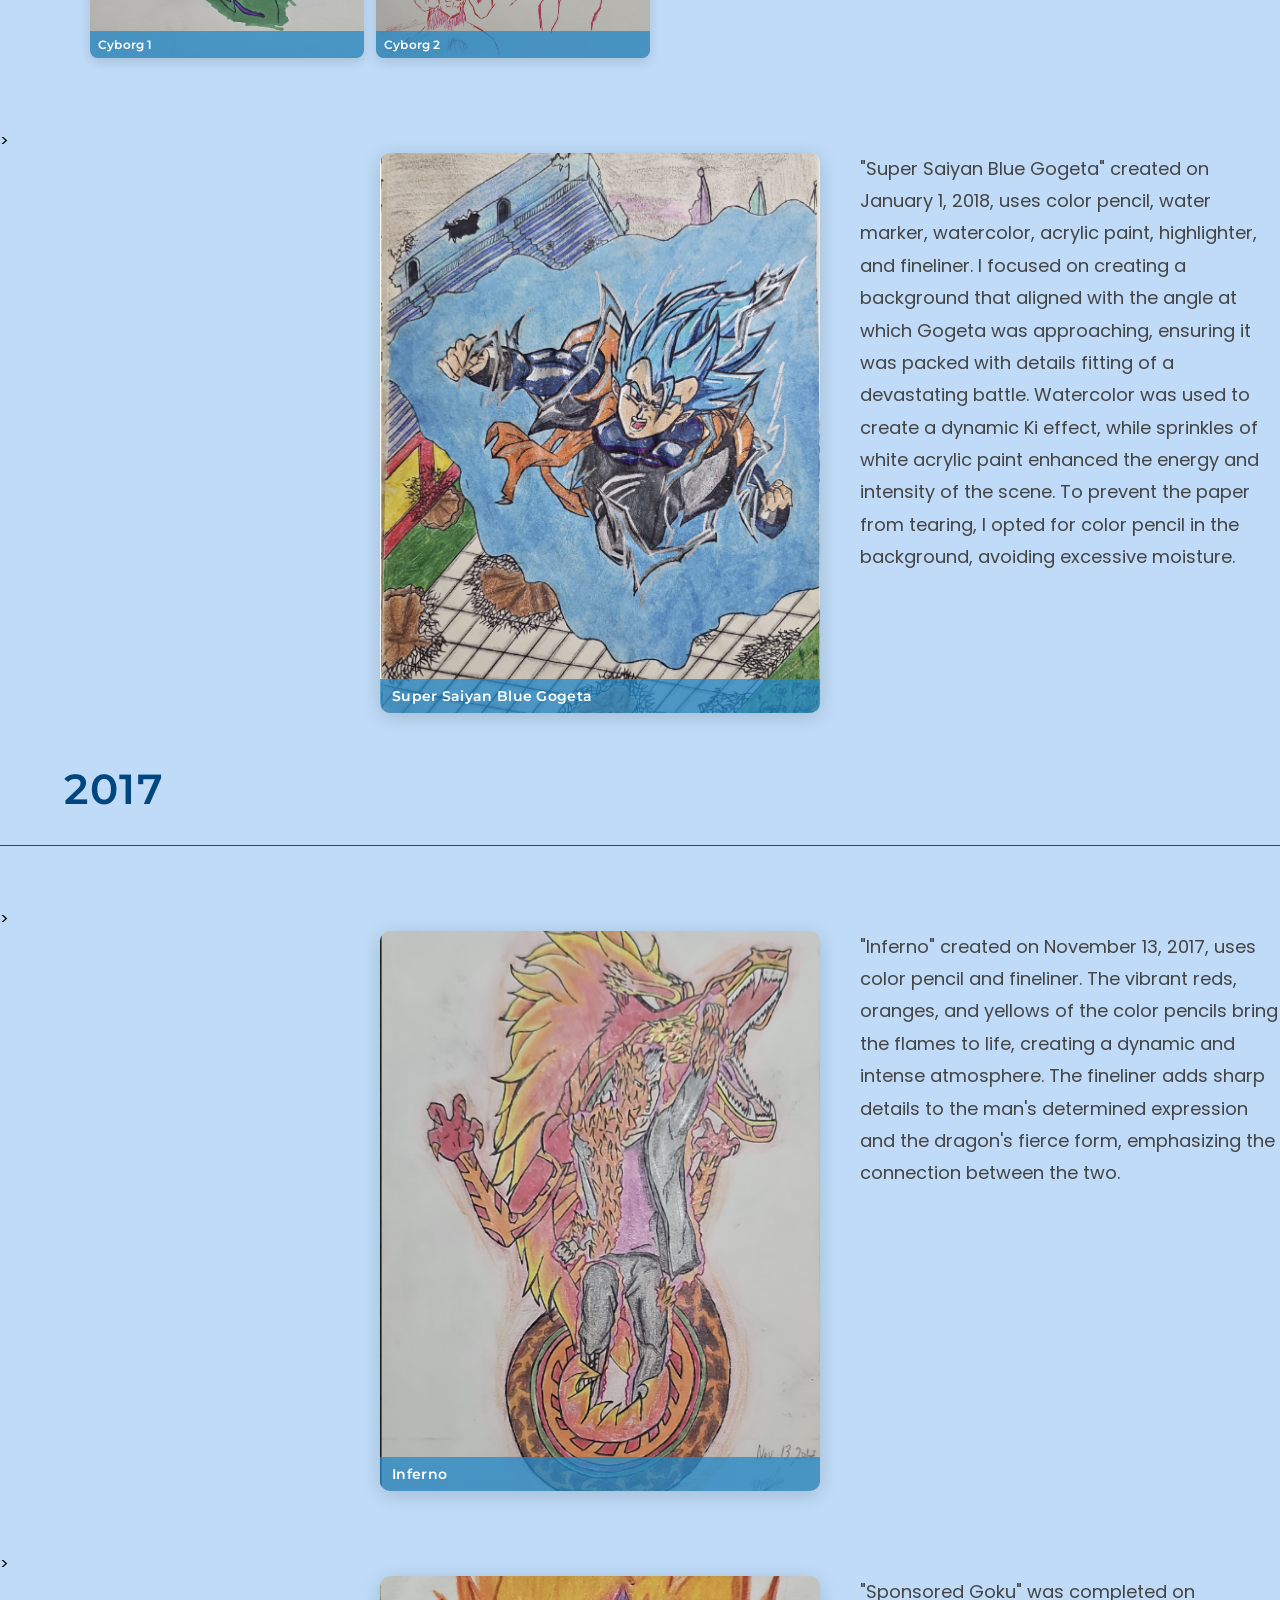
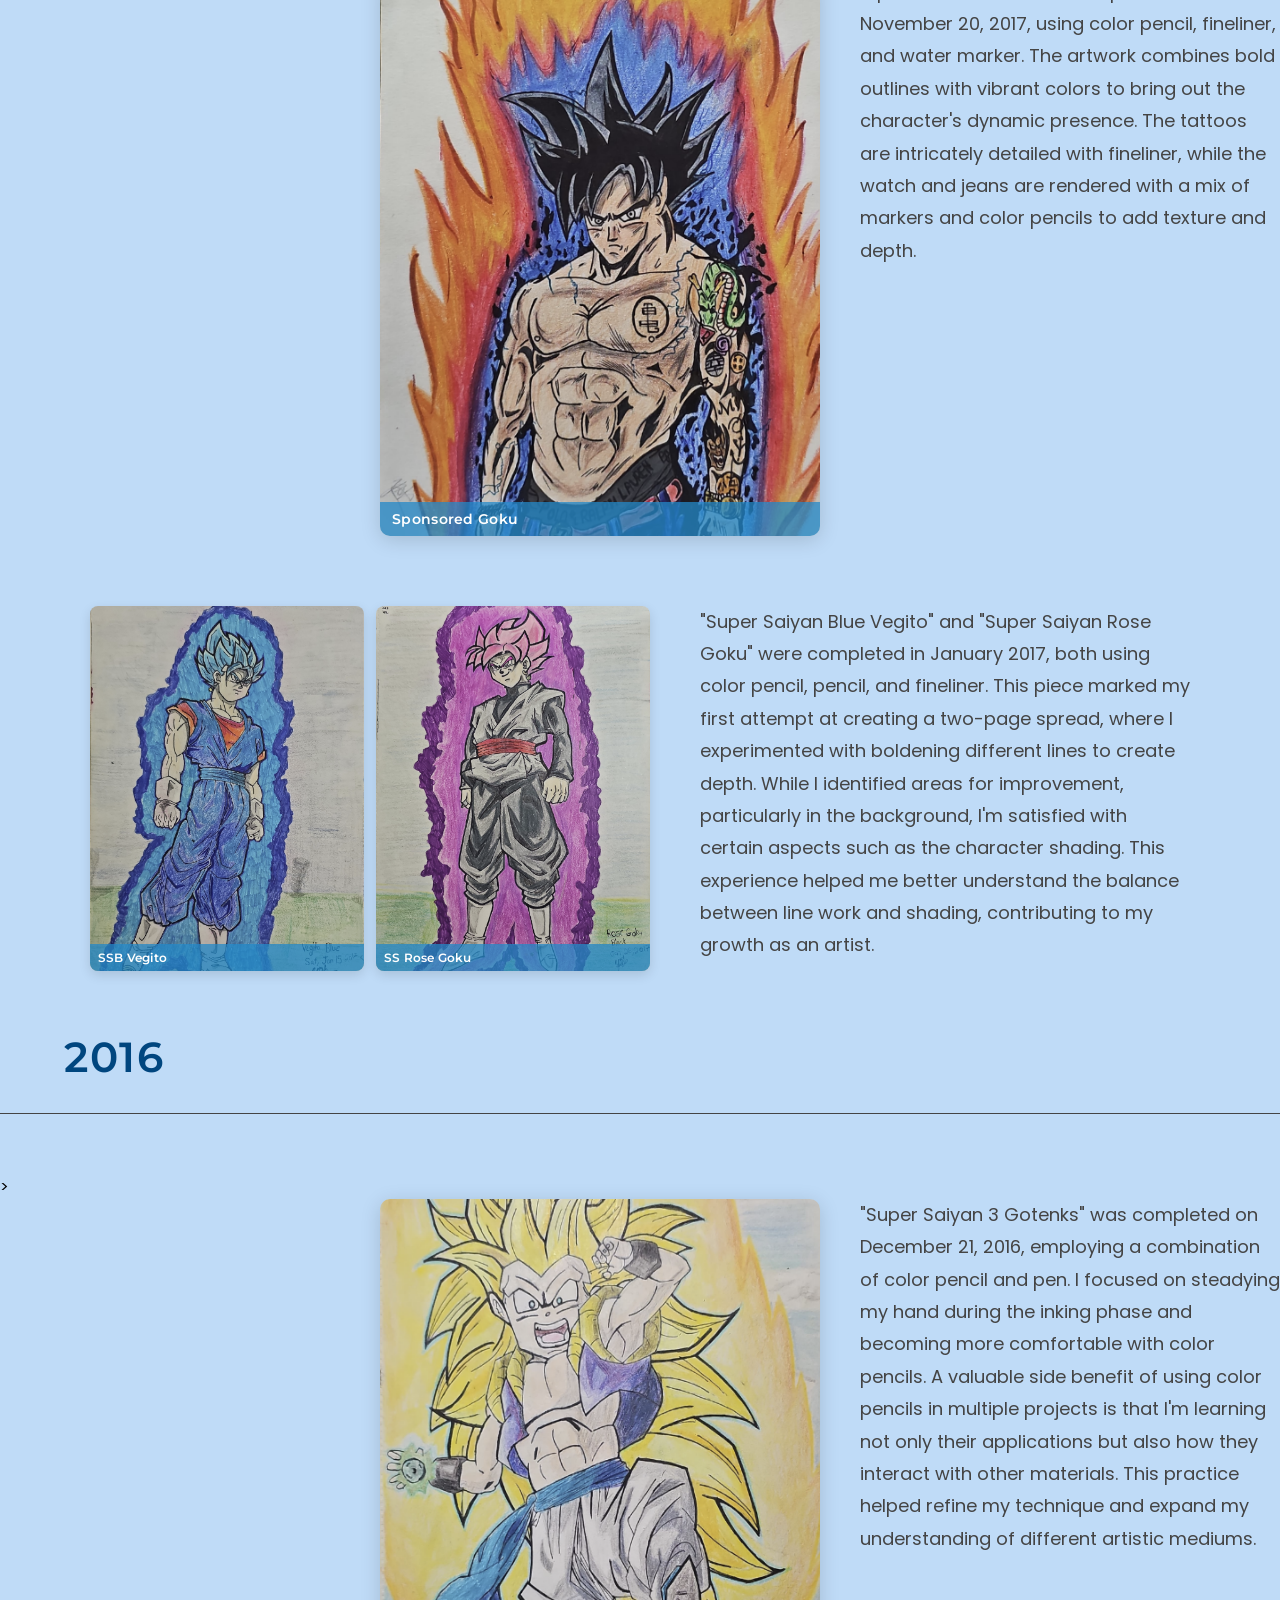
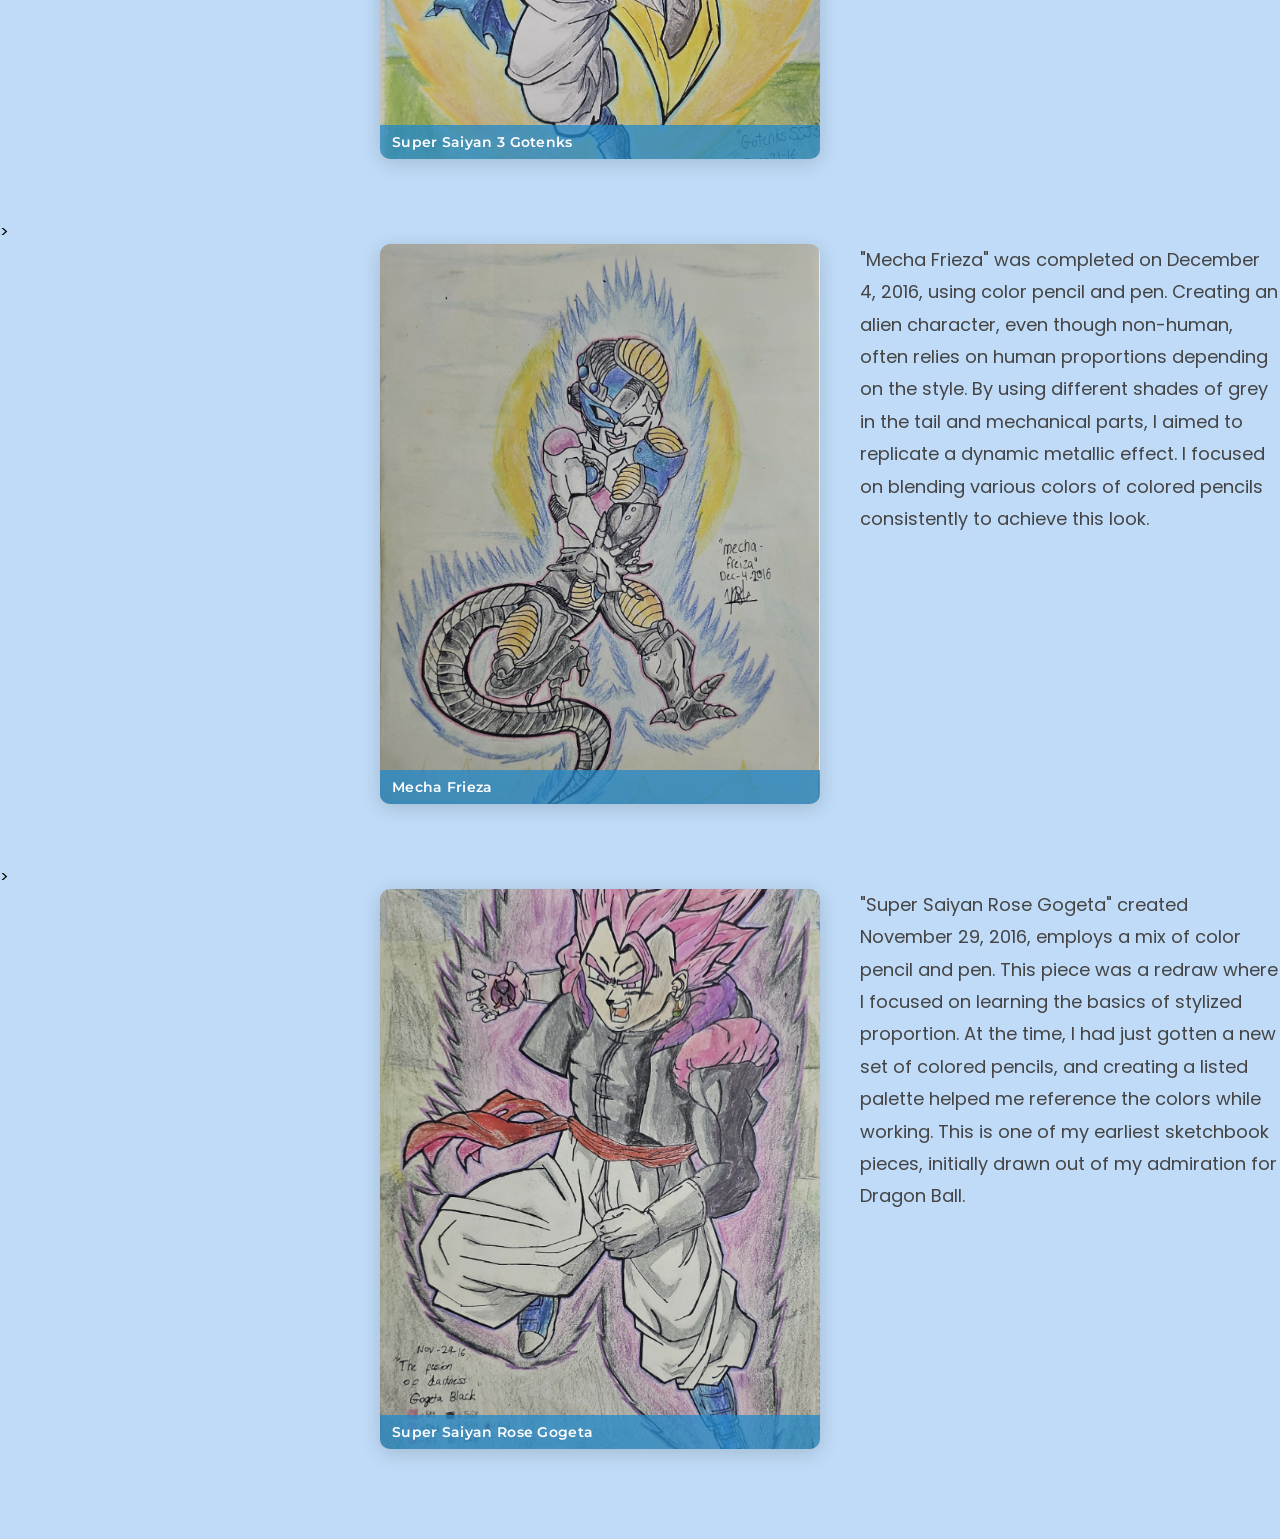
<file: multi.html>
<!DOCTYPE html>
<html lang="en">
<head>
    <meta charset="UTF-8">
    <meta name="viewport" content="width=device-width, initial-scale=1.0">
    <meta name="description" content="Yash Sharma's multimedia marker and pencil art — a timeline from 2016 to 2023.">
    <title>Y.S - Multimedia Art</title>
    <link rel="stylesheet" href="styles.css">
    <link rel="icon" type="image/png" href="images/profiles/icon_pfp.jpg">
    <script src="header.js" defer></script>
</head>
<body>

    <section id="home" class="welcome-section">
        <h2 class="welcome-heading">Multimedia Art Pieces</h2>
    </section>
    <hr>

    <p class="about-text-description">
        This page showcases a timeline of my artistic journey, featuring a collection of multimedia marker and pencil art in chronological order.
        It highlights milestones in my development, from early experiments to advanced techniques with color pencils, markers, paints, fineliners, and more.
        Explore how my skills and creative vision have evolved over time.
    </p>

    <div class="year-navigation">
        <a href="#2023">2023</a> |
        <a href="#2019">2019</a> |
        <a href="#2018">2018</a> |
        <a href="#2017">2017</a> |
        <a href="#2016">2016</a>
    </div>

    <section class="art-gallery">

        <h2 class="about-heading" id="2023">2023</h2>
        <hr>

        <div class="art-item" id="Thanos-section">>
            <div class="art-content">
                <div class="art-image-box portrait">
                    <img src="images/all/multimedia/multi_21.jpg" alt="The Mad Titan's Triumph">
                    <div class="art-title">The Mad Titan's Triumph</div>
                </div>
                <p class="art-description">
                    "The Mad Titan's Triumph" was created on July 31, 2023, using a combination of fineliner pen, water marker, and color pencil.
                    This piece was created after the release of Avengers: Endgame. The idea stemmed from imagining a comic-accurate,
                    more vengeful Thanos triumphing over the MCU Avengers. I experimented with mixing colored fineliners and water markers to employ a different shading technique.
                    The result is a detailed background that captures the intensity and drama of the scene, making it worthy of a cover issue.
                </p>
            </div>
        </div>

        <div class="art-item" id="Flamin-section">>
            <div class="art-content">
                <div class="art-image-box portrait">
                    <img src="images/all/multimedia/multi_20.jpg" alt="Joker">
                    <div class="art-title">Joker</div>
                </div>
                <p class="art-description">
                    "Flamin Hot" was completed on March 13, 2023, employing a mix of fineliner, pencil, and water marker.
                    This piece was a project where I focused on creating a detailed foreground that would blend seamlessly into the background.
                    I aimed for a solid, consistent application using colored pencils, ensuring the deep shades of purple blended with as little white as possible.
                    This project also provided an opportunity to refine my skills with different sizes of fineliners, enhancing the depth of the image.
                </p>
            </div>
        </div>

        <h2 class="about-heading" id="2019">2019</h2>
        <hr>

        <div class="art-item" id="Joker-section">>
            <div class="art-content">
                <div class="art-image-box portrait">
                    <img src="images/all/multimedia/multi_19.jpg" alt="Killing Joke">
                    <div class="art-title">Killing Joke</div>
                </div>
                <p class="art-description">
                    "Killing Joke" was created on March 30, 2019, using a combination of fineliner pen, pencil, and water marker.
                    This piece was inspired by DC's "The Killing Joke" and helped me practice layering water markers to the best of my abilities.
                    I focused on proportions and aimed to create a stylized yet recognizable villain face, working on developing a poster-esque design.
                    This was before I eventually transitioned to using alcohol markers for more refined results.
                </p>
            </div>
        </div>

        <div class="art-item" id="Masked-section">>
            <div class="art-content">
                <div class="art-image-box portrait">
                    <img src="images/all/posters/poster_4.jpg" alt="Masked Elemental">
                    <div class="art-title">Masked Elemental</div>
                </div>
                <p class="art-description">
                    "Masked Elemental" was created on February 4, 2019, using a combination of pencil, fineliner pen, and water markers.
                    The creation of this piece demanded precise attention to detail to balance the dynamic elements within the composition and ensure proper proportionality.
                    I focused on creating a dynamic piece with a similar, yet stylized character design, blending it into a poster design.
                    Working on the dragon designs was especially enjoyable, and it later became a piece I have displayed.
                </p>
            </div>
        </div>

        <h2 class="about-heading" id="2018">2018</h2>
        <hr>

        <div class="art-item" id="Joker2-section">>
            <div class="art-content">
                <div class="art-image-box landscape">
                    <img src="images/all/multimedia/multi_17.jpg" alt="Joker">
                    <div class="art-title">Joker</div>
                </div>
                <p class="art-description">
                    "Joker" created on November 6, 2018, uses a mix of water marker, pencil, and fineliner.
                    I gradually began adding layers of water marker to increase saturation, later mixing to create different shades consistent with the style.
                    To avoid overshading, I only layered in the darkest shadow areas.
                    In other areas, I focused on achieving a consistent quality of application, ensuring there were no visible marker streaks.
                    This piece was composed by "Draw With Jazza".
                </p>
            </div>
        </div>

        <div class="portrait-section" id="Practice2-section">
            <div class="portrait-gallery">
                <div class="portrait-img-wrap">
                    <img src="images/all/multimedia/multi_16.jpg" alt="Multimedia Pen Sketch 1">
                    <div class="portrait-img-title">Sketch 1</div>
                </div>
                <div class="portrait-img-wrap">
                    <img src="images/all/multimedia/multi_15.jpg" alt="Multimedia Pen Sketch 2">
                    <div class="portrait-img-title">Sketch 2</div>
                </div>
            </div>
            <div class="portrait-description">
                <p class="art-description">
                    "Multimedia Pen Sketch" created in 2018, employs a mix of different types of pens and colored highlighters.
                    In these sketches, I didn't aim for any specific design — I treated it as an exercise in spontaneous drawing and developing an adaptive mindset.
                    Once something was drawn in pen or highlighter, there was no erasing.
                    Although combining these mediums might seem limiting, it pushed me to think creatively about different ways to create textures and designs,
                    while also allowing me to use bright colors and quick, flashy designs.
                </p>
            </div>
        </div>

        <div class="portrait-section" id="Practice1-section">
            <div class="portrait-gallery">
                <div class="portrait-img-wrap">
                    <img src="images/all/multimedia/multi_14.jpg" alt="Multimedia Pen Sketch 3">
                    <div class="portrait-img-title">Sketch 3</div>
                </div>
                <div class="portrait-img-wrap">
                    <img src="images/all/multimedia/multi_13.jpg" alt="Multimedia Pen Sketch 4">
                    <div class="portrait-img-title">Sketch 4</div>
                </div>
            </div>
            <div class="portrait-description">
                <p class="art-description">
                    "Multimedia Pen Sketch" created in 2018, employs a mix of different types of pens, colored highlighters, and alcohol markers.
                    I treated this piece as an exercise in spontaneous drawing and developing an adaptive mindset.
                    While combining these mediums might seem limiting, it encouraged me to think creatively about different ways to create textures and designs.
                    Using alcohol markers helped me learn various techniques and provided a wide array of vibrant colors.
                </p>
            </div>
        </div>

        <div class="art-item" id="GVS-section">>
            <div class="art-content">
                <div class="art-image-box landscape">
                    <img src="images/all/multimedia/multi_12.jpg" alt="Goku V Superman">
                    <div class="art-title">Goku V Superman</div>
                </div>
                <p class="art-description">
                    "Goku V Superman" created on June 6, 2018, uses color pencil and fineliner.
                    The objective of this piece was to practice the fundamental skill of repetition in order to improve my effectiveness over time.
                    Through this process, I've become more accurate with using fineliner to create bold outlines and more proficient with color pencils,
                    steadily refining my technique with each iteration.
                </p>
            </div>
        </div>

        <div class="portrait-section" id="Cyborgs-section">
            <div class="portrait-gallery">
                <div class="portrait-img-wrap">
                    <img src="images/all/multimedia/multi_11.jpg" alt="Cyborg Sketch 1">
                    <div class="portrait-img-title">Cyborg 1</div>
                </div>
                <div class="portrait-img-wrap">
                    <img src="images/all/multimedia/multi_10.jpg" alt="Cyborg Sketch 2">
                    <div class="portrait-img-title">Cyborg 2</div>
                </div>
            </div>
            <div class="portrait-description">
                <p class="art-description">
                    "Multimedia Pen Sketch" completed in 2018, is a combination of fineliner, highlighter, water, and alcohol markers.
                    I used this piece to practice combining different markers and highlighters, exploring qualities like saturation, texture, and how these mediums interact.
                    I experimented with layering, such as applying water markers over alcohol markers, which proved valuable in discovering specific color and texture effects.
                </p>
            </div>
        </div>

        <div class="art-item" id="GogetaSSB-section">>
            <div class="art-content">
                <div class="art-image-box portrait">
                    <img src="images/all/multimedia/multi_9.jpg" alt="Super Saiyan Blue Gogeta">
                    <div class="art-title">Super Saiyan Blue Gogeta</div>
                </div>
                <p class="art-description">
                    "Super Saiyan Blue Gogeta" created on January 1, 2018, uses color pencil, water marker, watercolor, acrylic paint, highlighter, and fineliner.
                    I focused on creating a background that aligned with the angle at which Gogeta was approaching, ensuring it was packed with details fitting of a devastating battle.
                    Watercolor was used to create a dynamic Ki effect, while sprinkles of white acrylic paint enhanced the energy and intensity of the scene.
                    To prevent the paper from tearing, I opted for color pencil in the background, avoiding excessive moisture.
                </p>
            </div>
        </div>

        <h2 class="about-heading" id="2017">2017</h2>
        <hr>

        <div class="art-item" id="Inferno-section">>
            <div class="art-content">
                <div class="art-image-box portrait">
                    <img src="images/all/multimedia/multi_8.jpg" alt="Inferno">
                    <div class="art-title">Inferno</div>
                </div>
                <p class="art-description">
                    "Inferno" created on November 13, 2017, uses color pencil and fineliner.
                    The vibrant reds, oranges, and yellows of the color pencils bring the flames to life, creating a dynamic and intense atmosphere.
                    The fineliner adds sharp details to the man's determined expression and the dragon's fierce form, emphasizing the connection between the two.
                </p>
            </div>
        </div>

        <div class="art-item" id="GokuUI2-section">>
            <div class="art-content">
                <div class="art-image-box portrait">
                    <img src="images/all/multimedia/multi_7.jpg" alt="Sponsored Goku">
                    <div class="art-title">Sponsored Goku</div>
                </div>
                <p class="art-description">
                    "Sponsored Goku" was completed on November 20, 2017, using color pencil, fineliner, and water marker.
                    The artwork combines bold outlines with vibrant colors to bring out the character's dynamic presence.
                    The tattoos are intricately detailed with fineliner, while the watch and jeans are rendered with a mix of markers and color pencils to add texture and depth.
                </p>
            </div>
        </div>

        <div class="portrait-section" id="RoseBlue-section">
            <div class="portrait-gallery">
                <div class="portrait-img-wrap">
                    <img src="images/all/multimedia/multi_6.jpg" alt="Super Saiyan Blue Vegito">
                    <div class="portrait-img-title">SSB Vegito</div>
                </div>
                <div class="portrait-img-wrap">
                    <img src="images/all/multimedia/multi_5.jpg" alt="Super Saiyan Rose Goku">
                    <div class="portrait-img-title">SS Rose Goku</div>
                </div>
            </div>
            <div class="portrait-description">
                <p class="art-description">
                    "Super Saiyan Blue Vegito" and "Super Saiyan Rose Goku" were completed in January 2017, both using color pencil, pencil, and fineliner.
                    This piece marked my first attempt at creating a two-page spread, where I experimented with boldening different lines to create depth.
                    While I identified areas for improvement, particularly in the background, I'm satisfied with certain aspects such as the character shading.
                    This experience helped me better understand the balance between line work and shading, contributing to my growth as an artist.
                </p>
            </div>
        </div>

        <h2 class="about-heading" id="2016">2016</h2>
        <hr>

        <div class="art-item" id="Gotenks-section">>
            <div class="art-content">
                <div class="art-image-box portrait">
                    <img src="images/all/multimedia/multi_3.jpg" alt="Super Saiyan 3 Gotenks">
                    <div class="art-title">Super Saiyan 3 Gotenks</div>
                </div>
                <p class="art-description">
                    "Super Saiyan 3 Gotenks" was completed on December 21, 2016, employing a combination of color pencil and pen.
                    I focused on steadying my hand during the inking phase and becoming more comfortable with color pencils.
                    A valuable side benefit of using color pencils in multiple projects is that I'm learning not only their applications but also how they interact with other materials.
                    This practice helped refine my technique and expand my understanding of different artistic mediums.
                </p>
            </div>
        </div>

        <div class="art-item" id="Frieza-section">>
            <div class="art-content">
                <div class="art-image-box portrait">
                    <img src="images/all/multimedia/multi_2.jpg" alt="Mecha Frieza">
                    <div class="art-title">Mecha Frieza</div>
                </div>
                <p class="art-description">
                    "Mecha Frieza" was completed on December 4, 2016, using color pencil and pen.
                    Creating an alien character, even though non-human, often relies on human proportions depending on the style.
                    By using different shades of grey in the tail and mechanical parts, I aimed to replicate a dynamic metallic effect.
                    I focused on blending various colors of colored pencils consistently to achieve this look.
                </p>
            </div>
        </div>

        <div class="art-item" id="RoseGogeta-section">>
            <div class="art-content">
                <div class="art-image-box portrait">
                    <img src="images/all/multimedia/multi_1.jpg" alt="Super Saiyan Rose Gogeta">
                    <div class="art-title">Super Saiyan Rose Gogeta</div>
                </div>
                <p class="art-description">
                    "Super Saiyan Rose Gogeta" created November 29, 2016, employs a mix of color pencil and pen.
                    This piece was a redraw where I focused on learning the basics of stylized proportion.
                    At the time, I had just gotten a new set of colored pencils, and creating a listed palette helped me reference the colors while working.
                    This is one of my earliest sketchbook pieces, initially drawn out of my admiration for Dragon Ball.
                </p>
            </div>
        </div>

    </section>

</body>
</html>
</file>
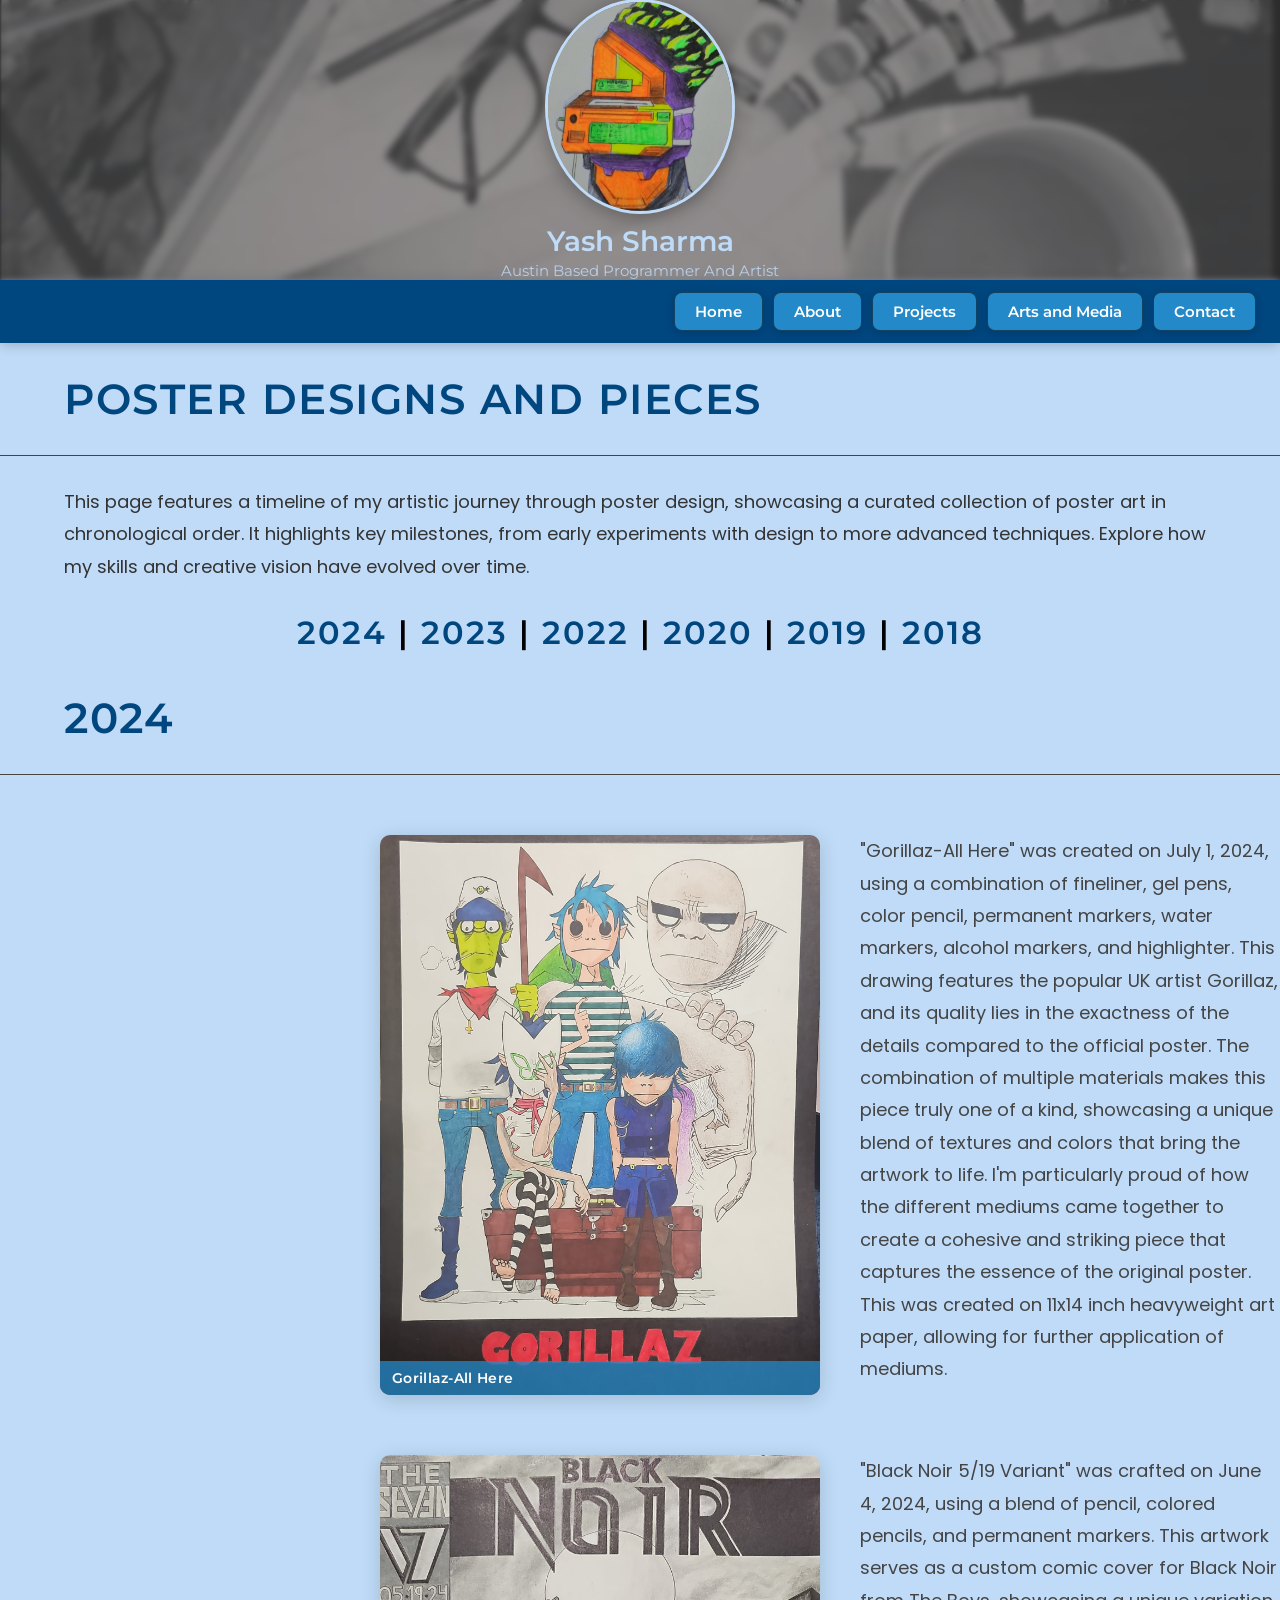
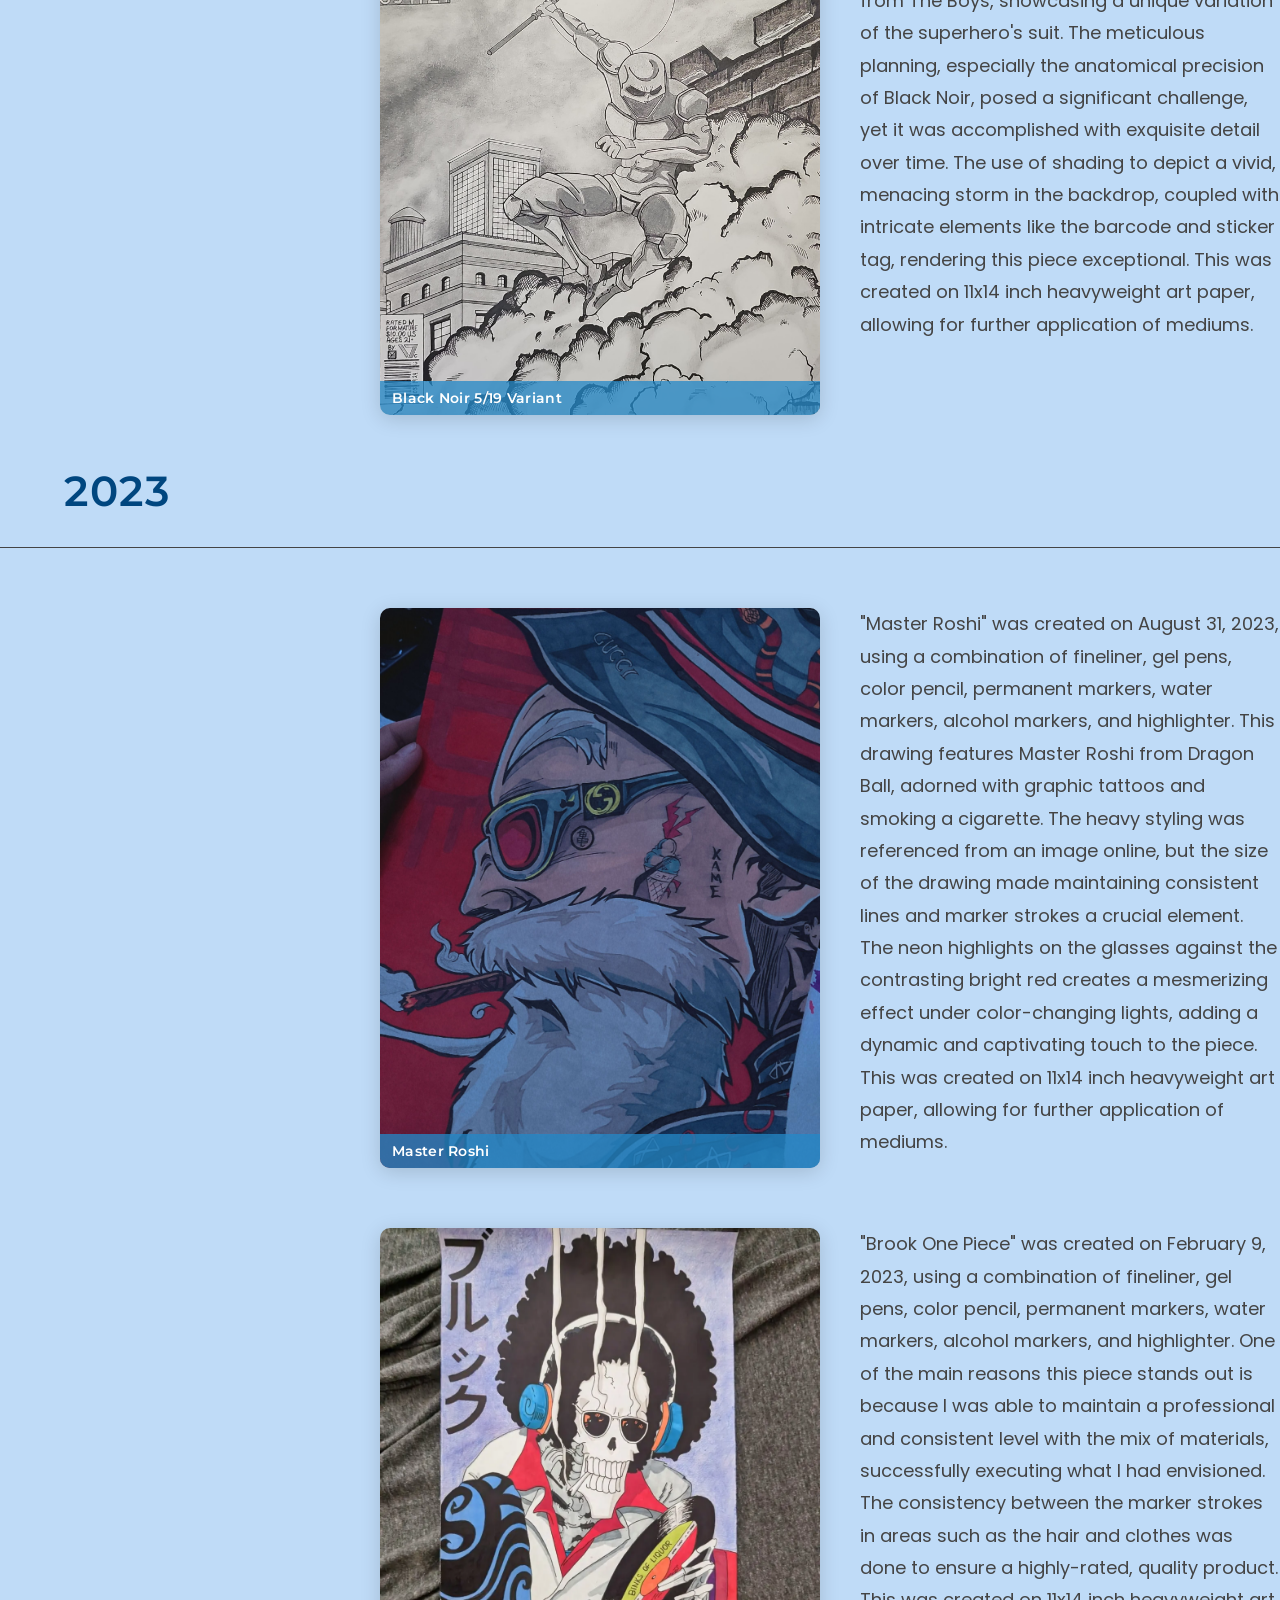
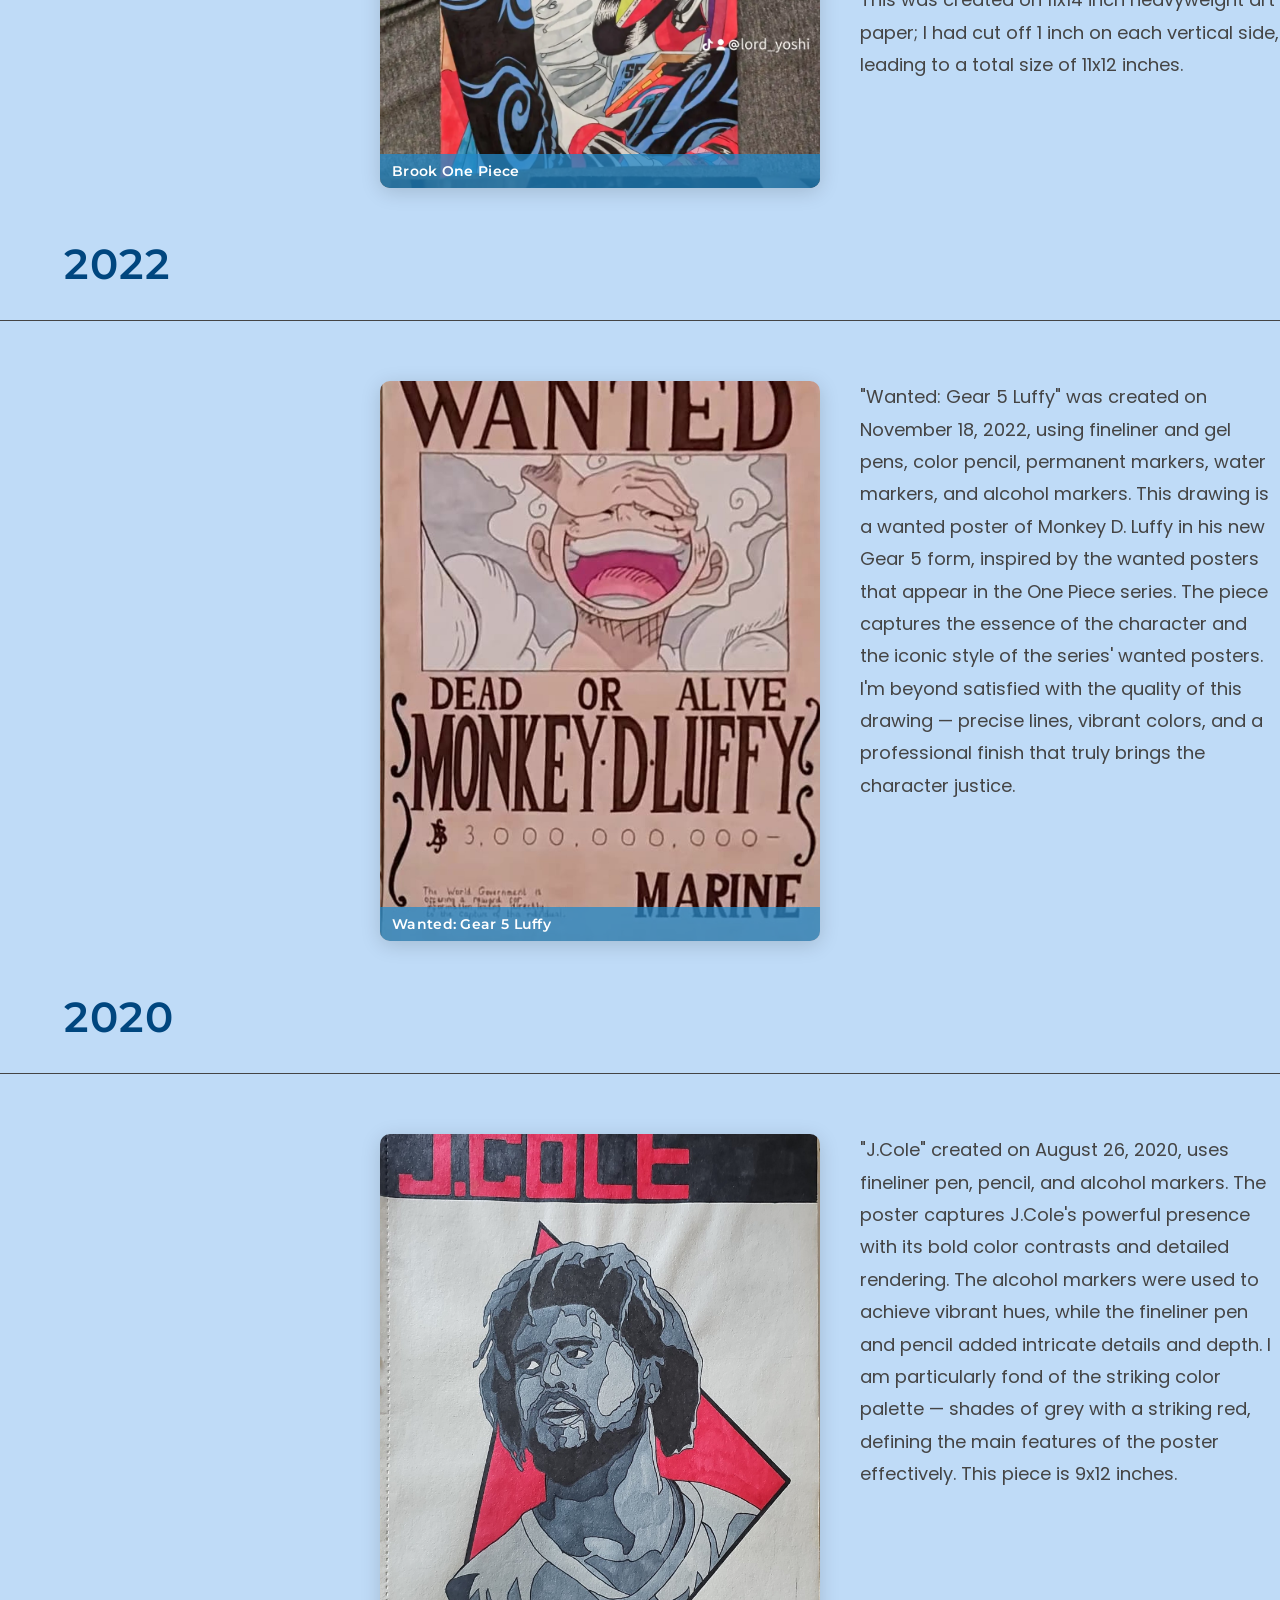
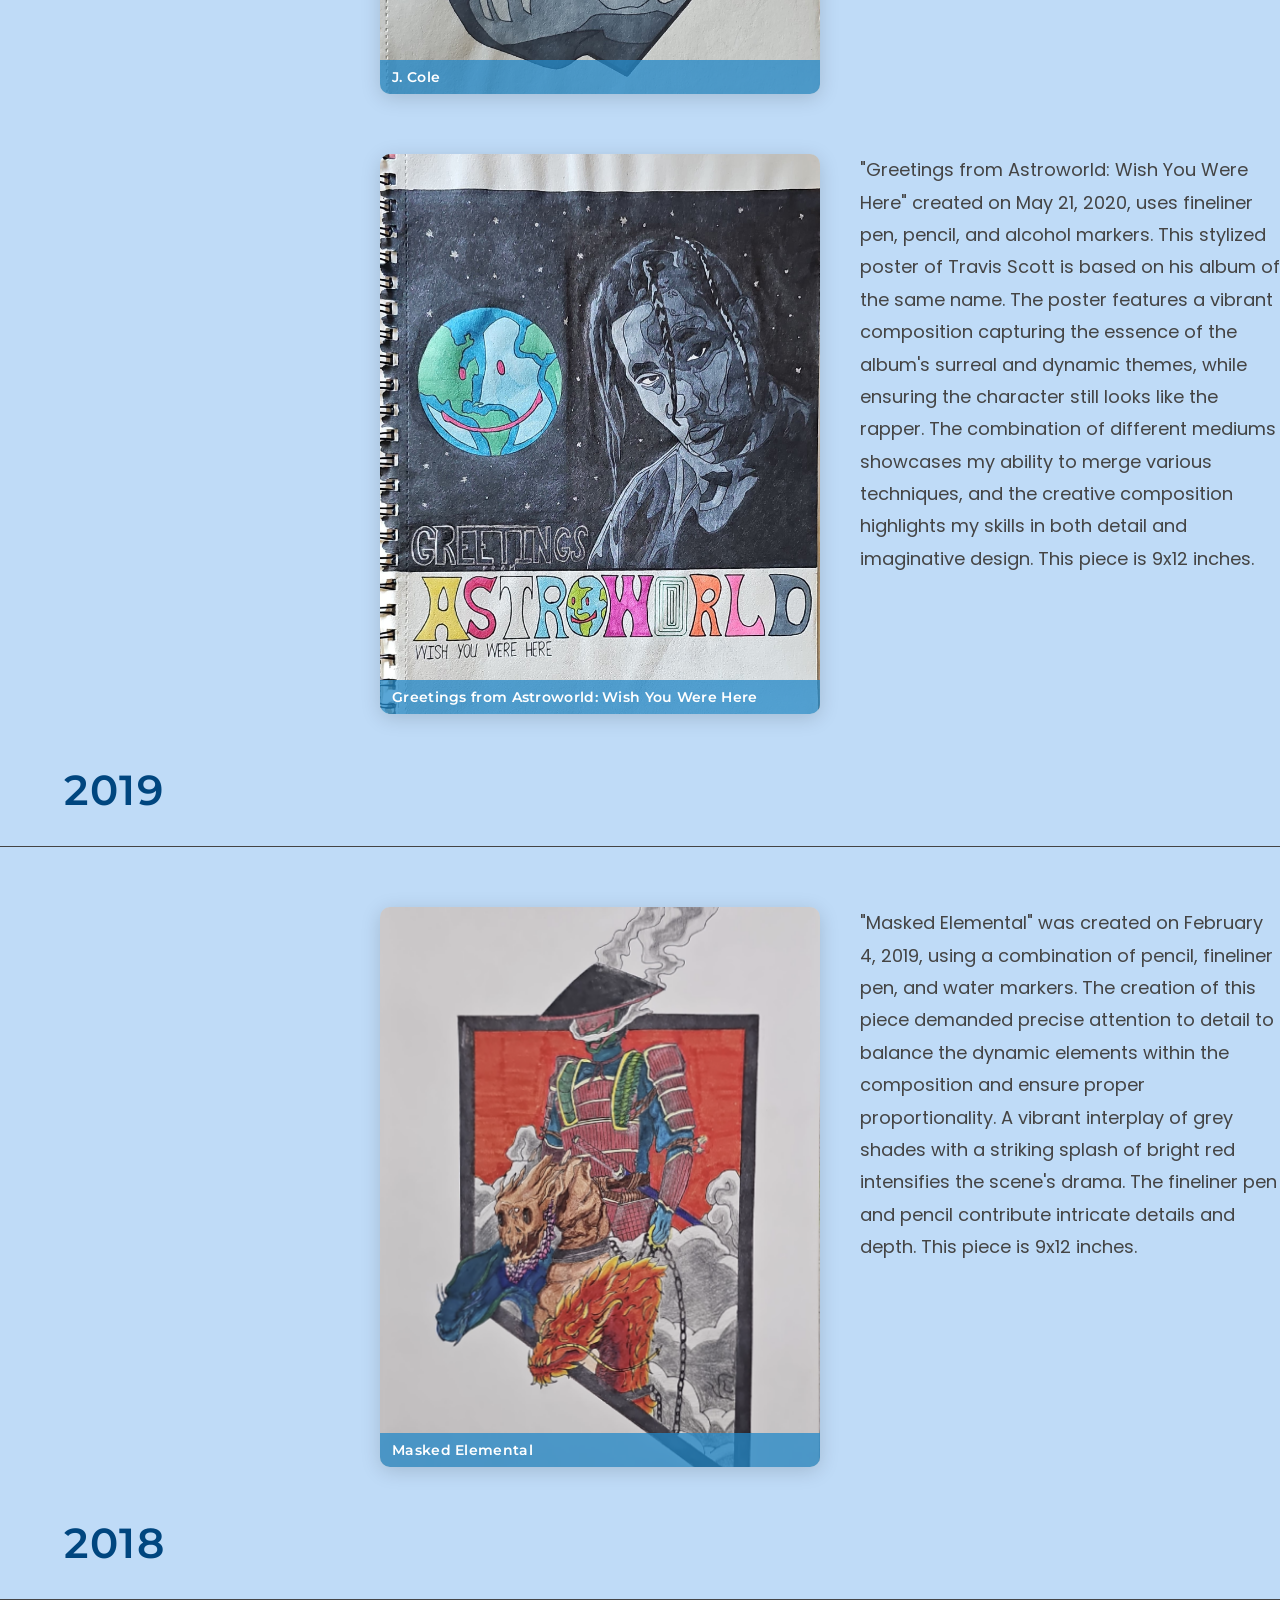
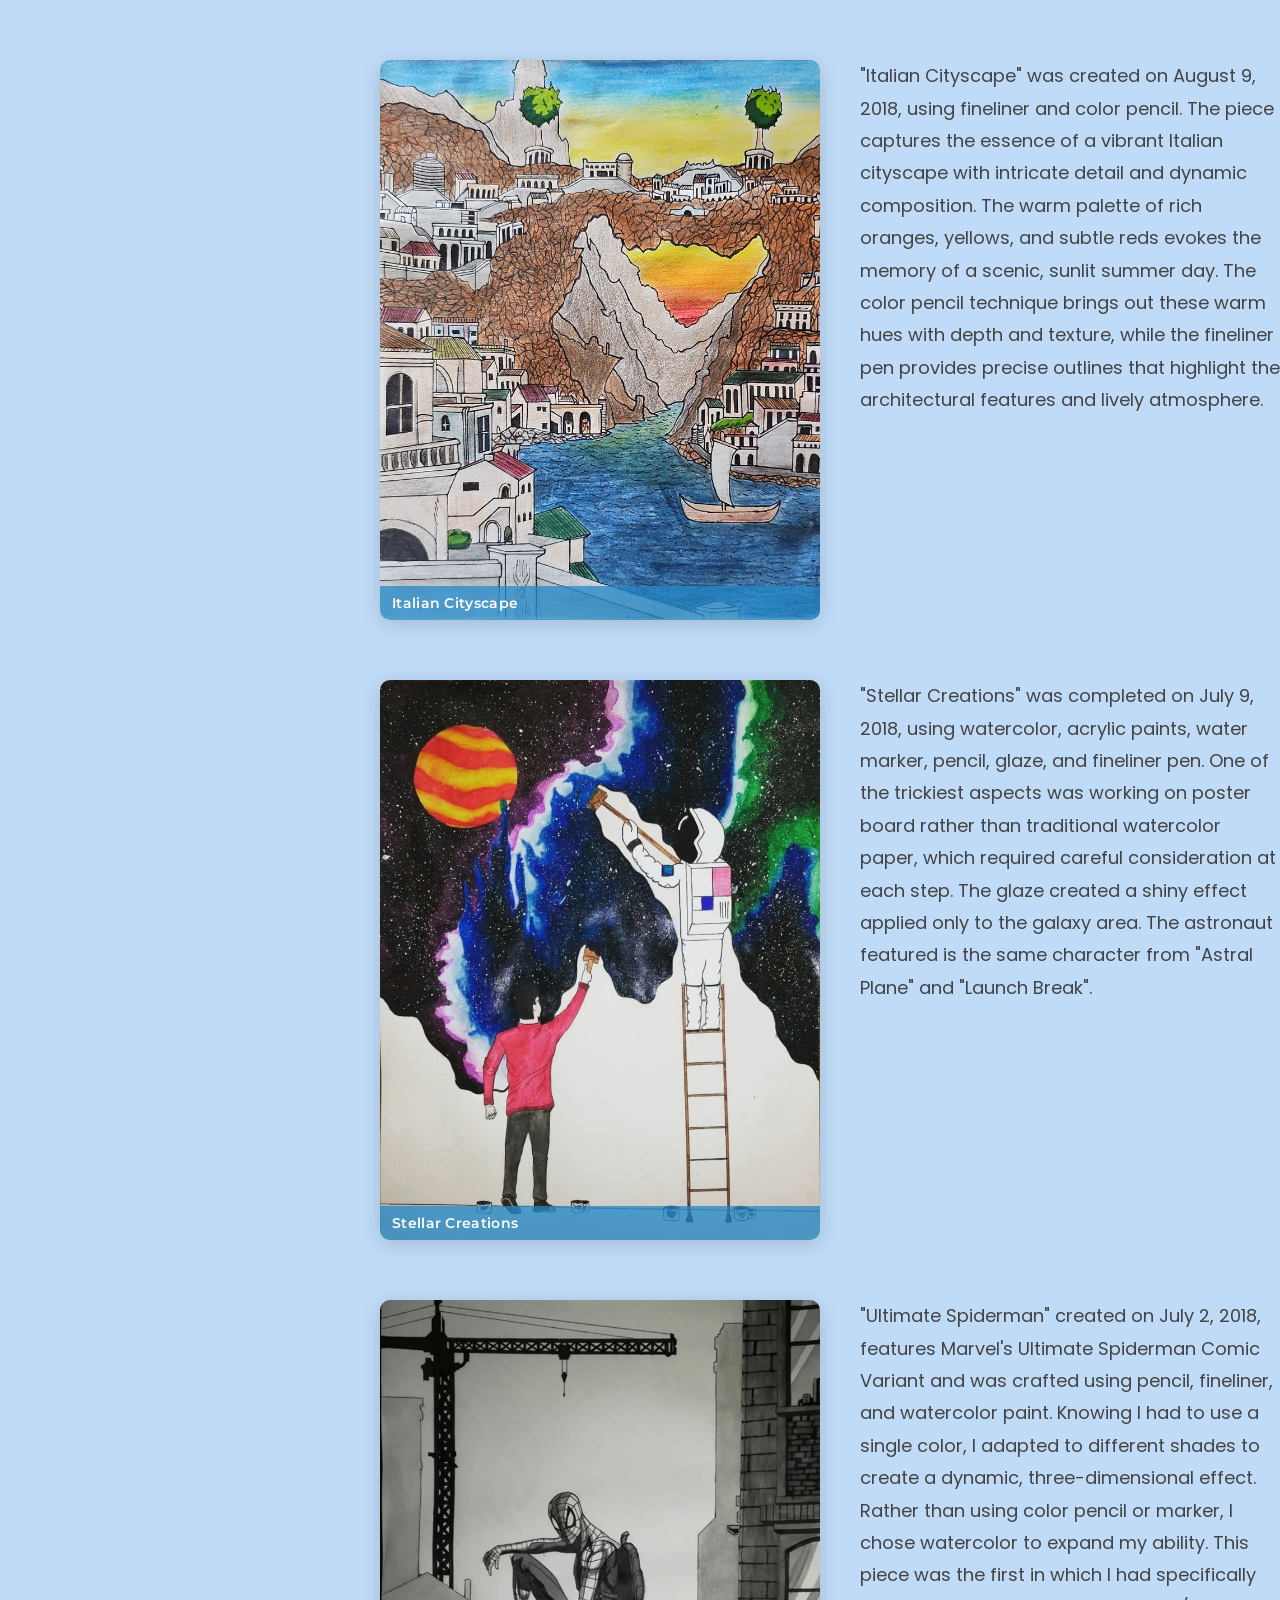
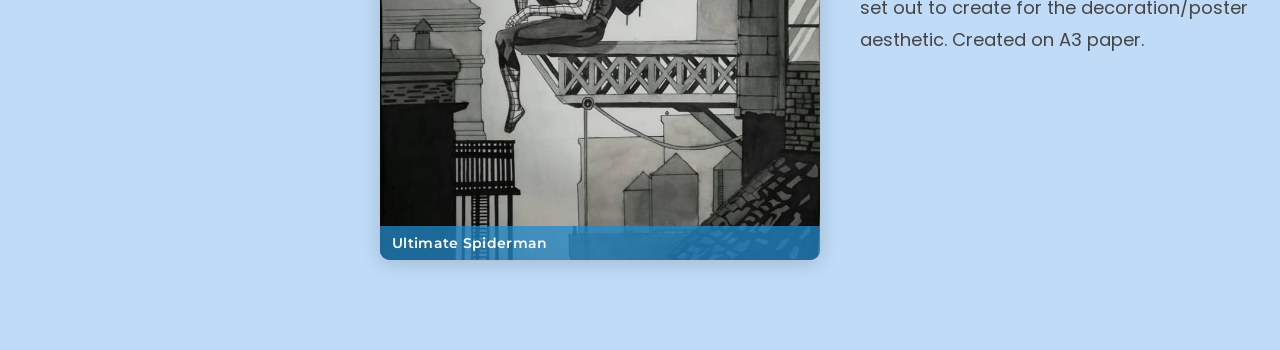
<file: posters.html>
<!DOCTYPE html>
<html lang="en">
<head>
    <meta charset="UTF-8">
    <meta name="viewport" content="width=device-width, initial-scale=1.0">
    <meta name="description" content="Yash Sharma's poster designs and pieces — a timeline from 2018 to 2024.">
    <title>Y.S - Posters</title>
    <link rel="stylesheet" href="styles.css">
    <link rel="icon" type="image/png" href="images/profiles/icon_pfp.jpg">
    <script src="header.js" defer></script>
</head>
<body>

    <section id="home" class="welcome-section">
        <h2 class="welcome-heading">Poster Designs and Pieces</h2>
    </section>
    <hr>

    <p class="about-text-description">
        This page features a timeline of my artistic journey through poster design, showcasing a curated collection of poster art in chronological order.
        It highlights key milestones, from early experiments with design to more advanced techniques. Explore how my skills and creative vision have evolved over time.
    </p>

    <div class="year-navigation">
        <a href="#2024">2024</a> |
        <a href="#2023">2023</a> |
        <a href="#2022">2022</a> |
        <a href="#2020">2020</a> |
        <a href="#2019">2019</a> |
        <a href="#2018">2018</a>
    </div>

    <section class="art-gallery">

        <h2 class="about-heading" id="2024">2024</h2>
        <hr>

        <div class="art-item" id="Gorillaz-section1">
            <div class="art-content">
                <div class="art-image-box portrait">
                    <img src="images/all/commission/comm_12.jpg" alt="Gorillaz-All Here">
                    <div class="art-title">Gorillaz-All Here</div>
                </div>
                <p class="art-description">
                    "Gorillaz-All Here" was created on July 1, 2024, using a combination of fineliner, gel pens, color pencil, permanent markers, water markers, alcohol markers, and highlighter.
                    This drawing features the popular UK artist Gorillaz, and its quality lies in the exactness of the details compared to the official poster.
                    The combination of multiple materials makes this piece truly one of a kind, showcasing a unique blend of textures and colors that bring the artwork to life.
                    I'm particularly proud of how the different mediums came together to create a cohesive and striking piece that captures the essence of the original poster.
                    This was created on 11x14 inch heavyweight art paper, allowing for further application of mediums.
                </p>
            </div>
        </div>

        <div class="art-item" id="Noir-section">
            <div class="art-content">
                <div class="art-image-box portrait">
                    <img src="images/all/commission/comm_11.jpg" alt="Black Noir 5/19 Variant">
                    <div class="art-title">Black Noir 5/19 Variant</div>
                </div>
                <p class="art-description">
                    "Black Noir 5/19 Variant" was crafted on June 4, 2024, using a blend of pencil, colored pencils, and permanent markers.
                    This artwork serves as a custom comic cover for Black Noir from The Boys, showcasing a unique variation of the superhero's suit.
                    The meticulous planning, especially the anatomical precision of Black Noir, posed a significant challenge, yet it was accomplished with exquisite detail over time.
                    The use of shading to depict a vivid, menacing storm in the backdrop, coupled with intricate elements like the barcode and sticker tag, rendering this piece exceptional.
                    This was created on 11x14 inch heavyweight art paper, allowing for further application of mediums.
                </p>
            </div>
        </div>

        <h2 class="about-heading" id="2023">2023</h2>
        <hr>

        <div class="art-item" id="Roshi-section">
            <div class="art-content">
                <div class="art-image-box portrait">
                    <img src="images/all/commission/comm_10.jpg" alt="Master Roshi">
                    <div class="art-title">Master Roshi</div>
                </div>
                <p class="art-description">
                    "Master Roshi" was created on August 31, 2023, using a combination of fineliner, gel pens, color pencil, permanent markers, water markers, alcohol markers, and highlighter.
                    This drawing features Master Roshi from Dragon Ball, adorned with graphic tattoos and smoking a cigarette.
                    The heavy styling was referenced from an image online, but the size of the drawing made maintaining consistent lines and marker strokes a crucial element.
                    The neon highlights on the glasses against the contrasting bright red creates a mesmerizing effect under color-changing lights, adding a dynamic and captivating touch to the piece.
                    This was created on 11x14 inch heavyweight art paper, allowing for further application of mediums.
                </p>
            </div>
        </div>

        <div class="art-item" id="Brook-section">
            <div class="art-content">
                <div class="art-image-box portrait">
                    <img src="images/all/commission/comm_9.jpg" alt="Brook One Piece">
                    <div class="art-title">Brook One Piece</div>
                </div>
                <p class="art-description">
                    "Brook One Piece" was created on February 9, 2023, using a combination of fineliner, gel pens, color pencil, permanent markers,
                    water markers, alcohol markers, and highlighter. One of the main reasons this piece stands out is because
                    I was able to maintain a professional and consistent level with the mix of materials, successfully executing what I had envisioned.
                    The consistency between the marker strokes in areas such as the hair and clothes was done to ensure a highly-rated, quality product.
                    This was created on 11x14 inch heavyweight art paper; I had cut off 1 inch on each vertical side, leading to a total size of 11x12 inches.
                </p>
            </div>
        </div>

        <h2 class="about-heading" id="2022">2022</h2>
        <hr>

        <div class="art-item" id="Luffy-section1">
            <div class="art-content">
                <div class="art-image-box portrait">
                    <img src="images/all/commission/comm_8.jpg" alt="Wanted: Gear 5 Luffy">
                    <div class="art-title">Wanted: Gear 5 Luffy</div>
                </div>
                <p class="art-description">
                    "Wanted: Gear 5 Luffy" was created on November 18, 2022, using fineliner and gel pens, color pencil, permanent markers, water markers, and alcohol markers.
                    This drawing is a wanted poster of Monkey D. Luffy in his new Gear 5 form, inspired by the wanted posters that appear in the One Piece series.
                    The piece captures the essence of the character and the iconic style of the series' wanted posters.
                    I'm beyond satisfied with the quality of this drawing — precise lines, vibrant colors, and a professional finish that truly brings the character justice.
                </p>
            </div>
        </div>

        <h2 class="about-heading" id="2020">2020</h2>
        <hr>

        <div class="art-item" id="J.cole-section">
            <div class="art-content">
                <div class="art-image-box portrait">
                    <img src="images/all/posters/poster_6.jpg" alt="J. Cole">
                    <div class="art-title">J. Cole</div>
                </div>
                <p class="art-description">
                    "J.Cole" created on August 26, 2020, uses fineliner pen, pencil, and alcohol markers.
                    The poster captures J.Cole's powerful presence with its bold color contrasts and detailed rendering.
                    The alcohol markers were used to achieve vibrant hues, while the fineliner pen and pencil added intricate details and depth.
                    I am particularly fond of the striking color palette — shades of grey with a striking red, defining the main features of the poster effectively. This piece is 9x12 inches.
                </p>
            </div>
        </div>

        <div class="art-item" id="Astroworld-section">
            <div class="art-content">
                <div class="art-image-box portrait">
                    <img src="images/all/posters/poster_5.jpg" alt="Greetings from Astroworld">
                    <div class="art-title">Greetings from Astroworld: Wish You Were Here</div>
                </div>
                <p class="art-description">
                    "Greetings from Astroworld: Wish You Were Here" created on May 21, 2020, uses fineliner pen, pencil, and alcohol markers.
                    This stylized poster of Travis Scott is based on his album of the same name.
                    The poster features a vibrant composition capturing the essence of the album's surreal and dynamic themes, while ensuring the character still looks like the rapper.
                    The combination of different mediums showcases my ability to merge various techniques, and the creative composition highlights my skills in both detail and imaginative design. This piece is 9x12 inches.
                </p>
            </div>
        </div>

        <h2 class="about-heading" id="2019">2019</h2>
        <hr>

        <div class="art-item" id="Masked-section">
            <div class="art-content">
                <div class="art-image-box portrait">
                    <img src="images/all/posters/poster_4.jpg" alt="Masked Elemental">
                    <div class="art-title">Masked Elemental</div>
                </div>
                <p class="art-description">
                    "Masked Elemental" was created on February 4, 2019, using a combination of pencil, fineliner pen, and water markers.
                    The creation of this piece demanded precise attention to detail to balance the dynamic elements within the composition and ensure proper proportionality.
                    A vibrant interplay of grey shades with a striking splash of bright red intensifies the scene's drama.
                    The fineliner pen and pencil contribute intricate details and depth. This piece is 9x12 inches.
                </p>
            </div>
        </div>

        <h2 class="about-heading" id="2018">2018</h2>
        <hr>

        <div class="art-item" id="Italian-section">
            <div class="art-content">
                <div class="art-image-box portrait">
                    <img src="images/all/posters/poster_3.jpg" alt="Italian Cityscape">
                    <div class="art-title">Italian Cityscape</div>
                </div>
                <p class="art-description">
                    "Italian Cityscape" was created on August 9, 2018, using fineliner and color pencil.
                    The piece captures the essence of a vibrant Italian cityscape with intricate detail and dynamic composition.
                    The warm palette of rich oranges, yellows, and subtle reds evokes the memory of a scenic, sunlit summer day.
                    The color pencil technique brings out these warm hues with depth and texture, while the fineliner pen provides precise outlines that highlight the architectural features and lively atmosphere.
                </p>
            </div>
        </div>

        <div class="art-item" id="Stellar-section">
            <div class="art-content">
                <div class="art-image-box portrait">
                    <img src="images/all/watercolor/wc_10.jpg" alt="Stellar Creations">
                    <div class="art-title">Stellar Creations</div>
                </div>
                <p class="art-description">
                    "Stellar Creations" was completed on July 9, 2018, using watercolor, acrylic paints, water marker, pencil, glaze, and fineliner pen.
                    One of the trickiest aspects was working on poster board rather than traditional watercolor paper, which required careful consideration at each step.
                    The glaze created a shiny effect applied only to the galaxy area.
                    The astronaut featured is the same character from "Astral Plane" and "Launch Break".
                </p>
            </div>
        </div>

        <div class="art-item" id="Spiderman-section">
            <div class="art-content">
                <div class="art-image-box portrait">
                    <img src="images/all/watercolor/wc_9.jpg" alt="Ultimate Spiderman">
                    <div class="art-title">Ultimate Spiderman</div>
                </div>
                <p class="art-description">
                    "Ultimate Spiderman" created on July 2, 2018, features Marvel's Ultimate Spiderman Comic Variant and was crafted using pencil, fineliner, and watercolor paint.
                    Knowing I had to use a single color, I adapted to different shades to create a dynamic, three-dimensional effect.
                    Rather than using color pencil or marker, I chose watercolor to expand my ability.
                    This piece was the first in which I had specifically set out to create for the decoration/poster aesthetic. Created on A3 paper.
                </p>
            </div>
        </div>

    </section>

</body>
</html>
</file>
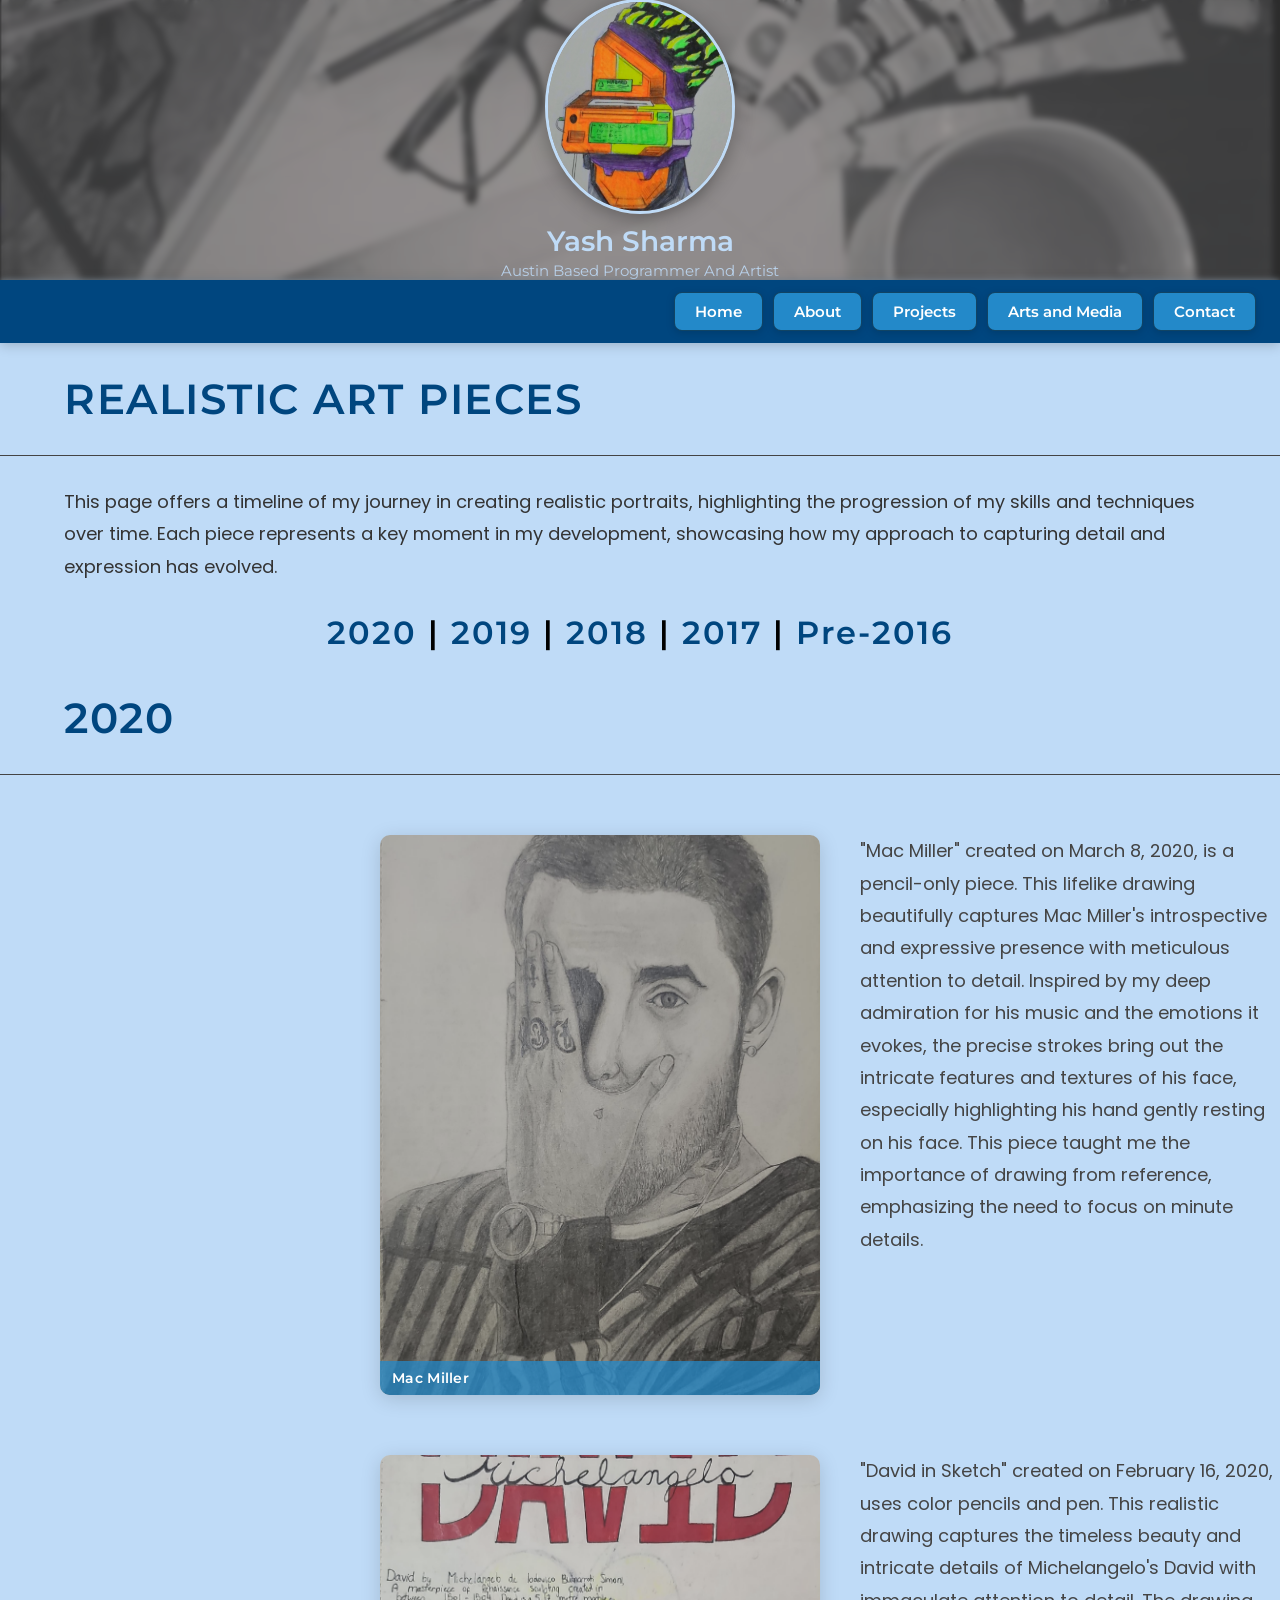
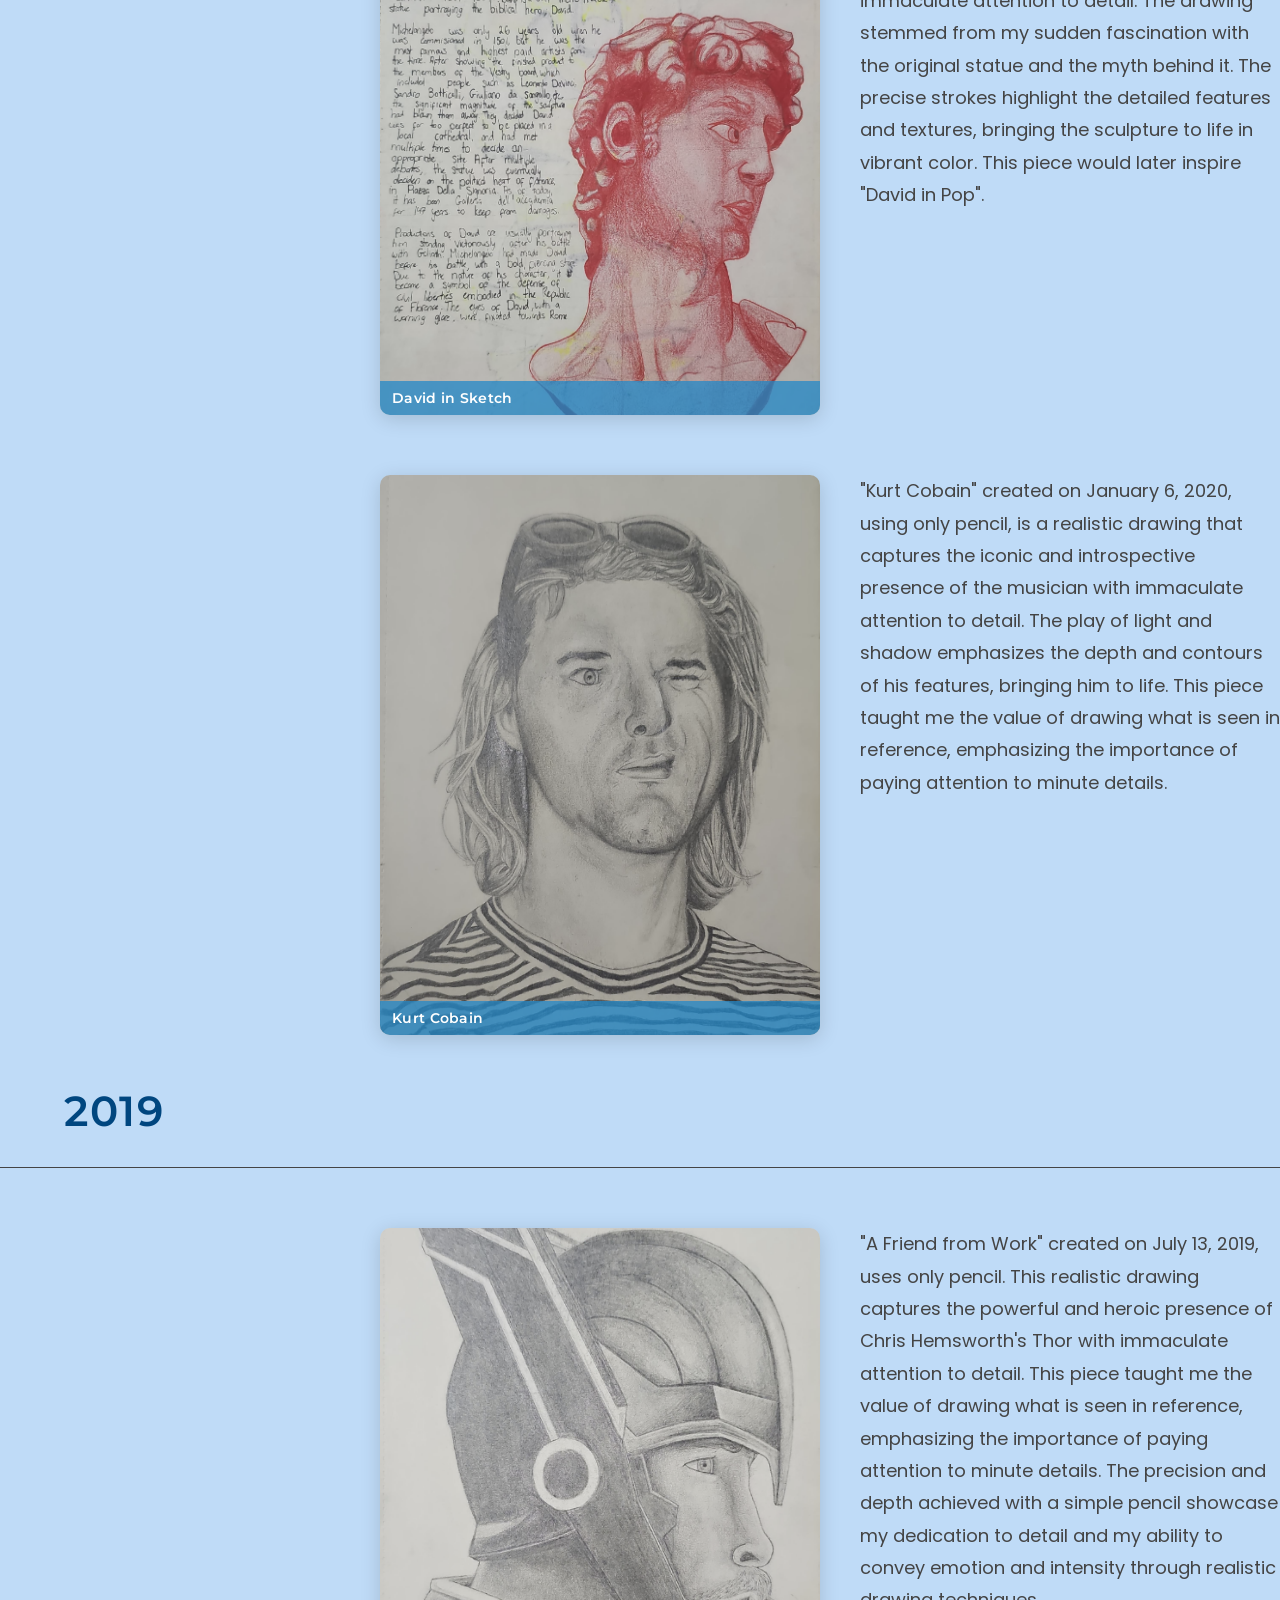
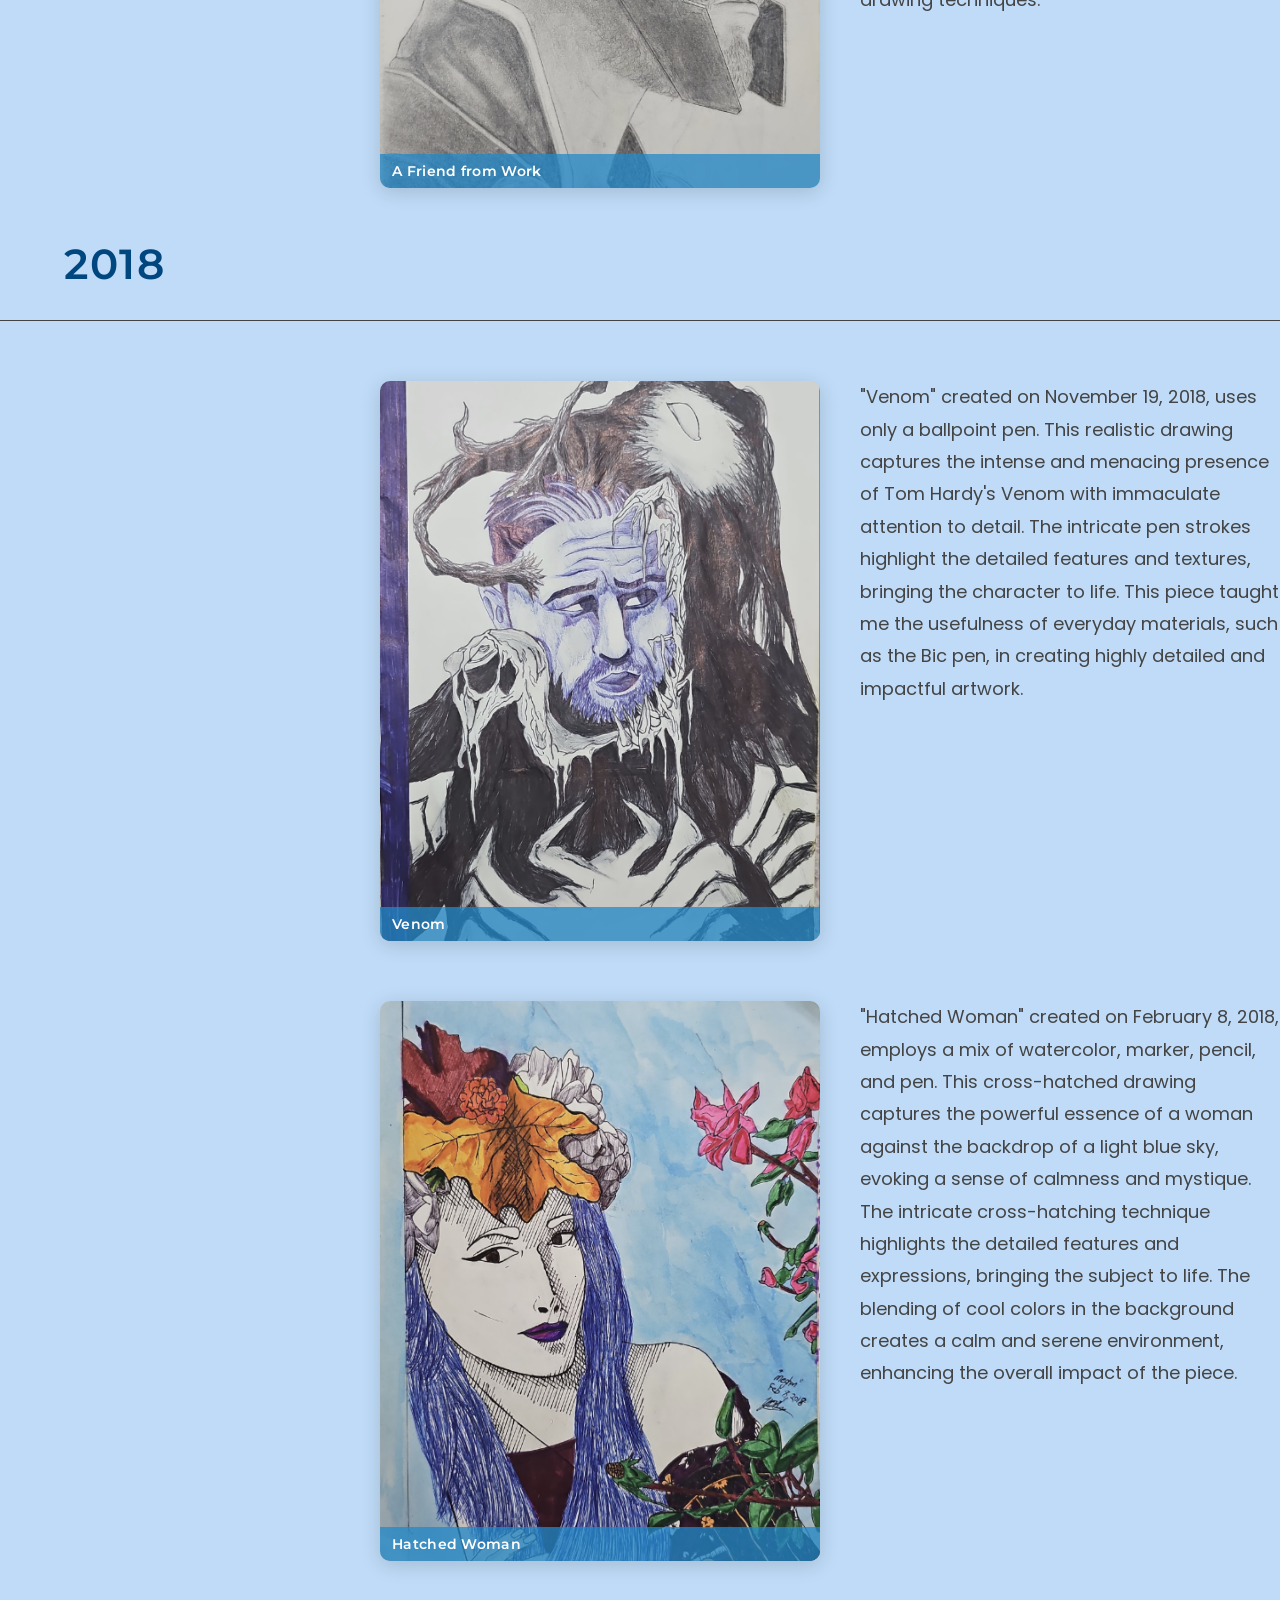
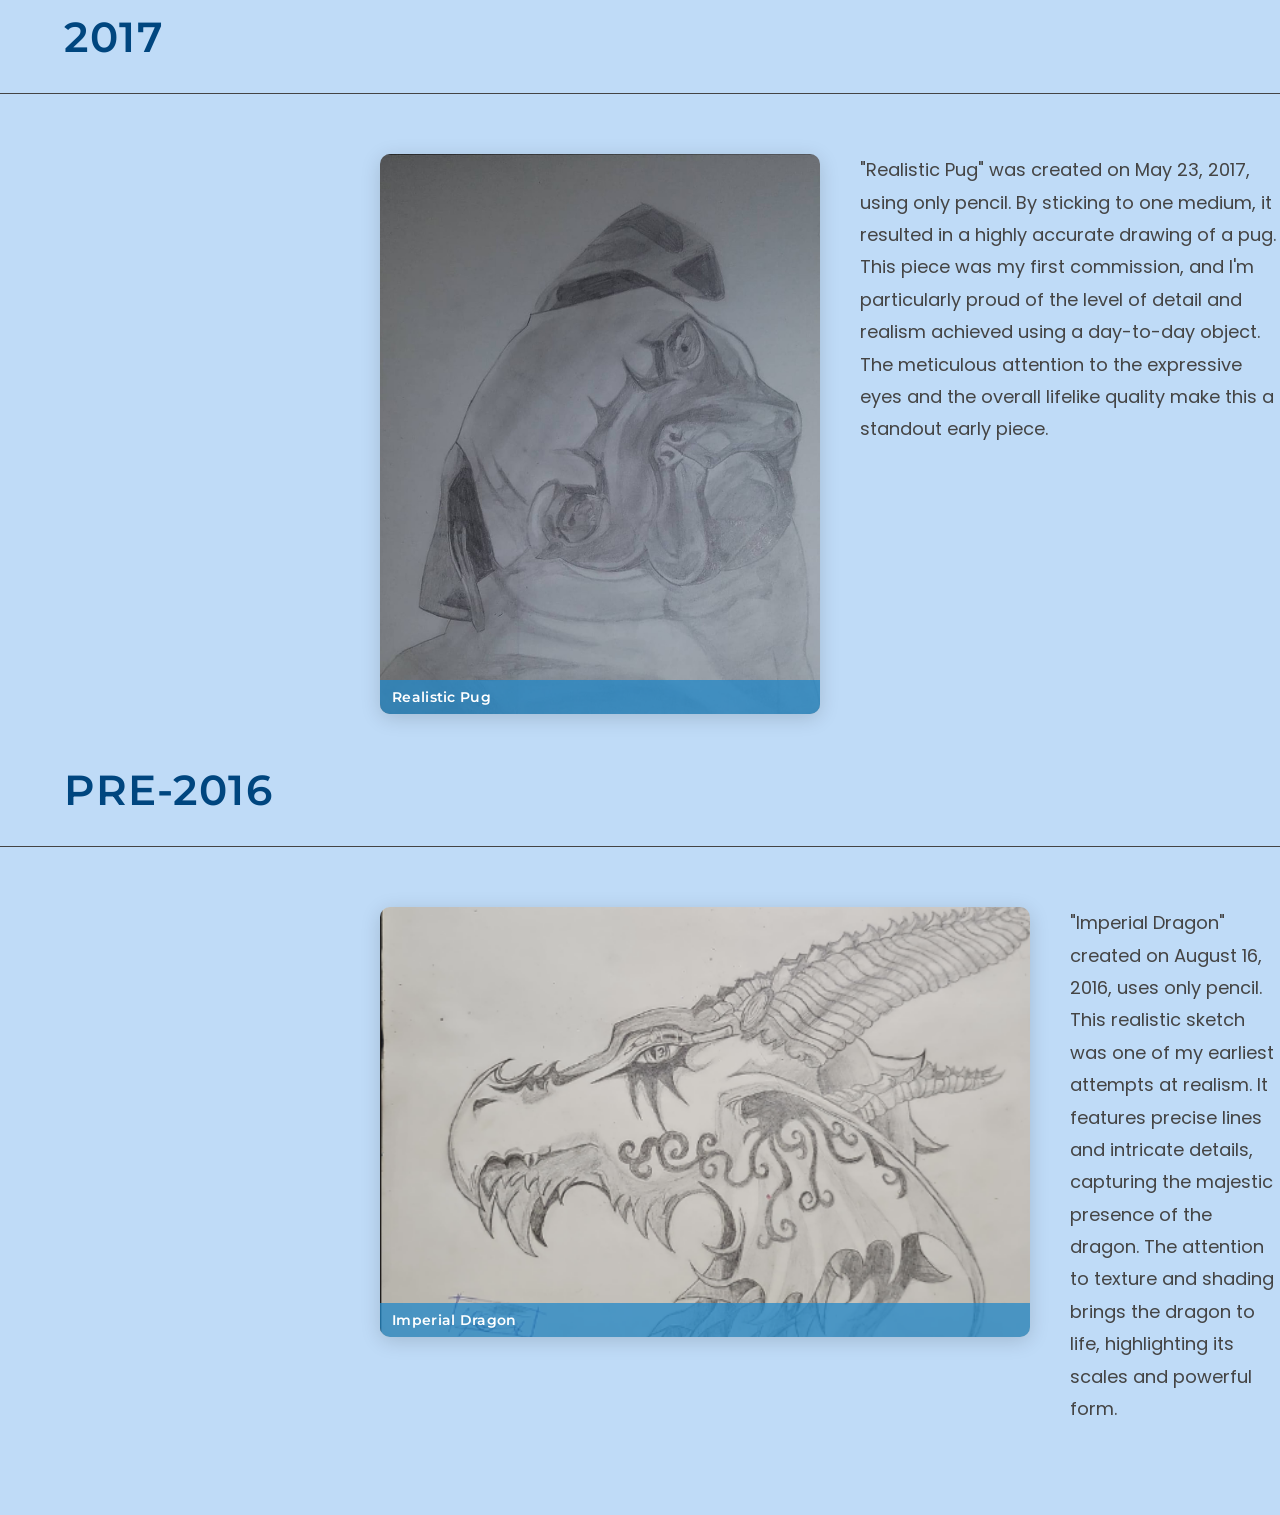
<file: realistic.html>
<!DOCTYPE html>
<html lang="en">
<head>
    <meta charset="UTF-8">
    <meta name="viewport" content="width=device-width, initial-scale=1.0">
    <meta name="description" content="Yash Sharma's realistic portraits — a timeline from Pre-2016 to 2020.">
    <title>Y.S - Realistic Art</title>
    <link rel="stylesheet" href="styles.css">
    <link rel="icon" type="image/png" href="images/profiles/icon_pfp.jpg">
    <script src="header.js" defer></script>
</head>
<body>

    <section id="home" class="welcome-section">
        <h2 class="welcome-heading">Realistic Art Pieces</h2>
    </section>
    <hr>

    <p class="about-text-description">
        This page offers a timeline of my journey in creating realistic portraits,
        highlighting the progression of my skills and techniques over time.
        Each piece represents a key moment in my development,
        showcasing how my approach to capturing detail and expression has evolved.
    </p>

    <div class="year-navigation">
        <a href="#2020">2020</a> |
        <a href="#2019">2019</a> |
        <a href="#2018">2018</a> |
        <a href="#2017">2017</a> |
        <a href="#Pre-2016">Pre-2016</a>
    </div>

    <section class="art-gallery">

        <h2 class="about-heading" id="2020">2020</h2>
        <hr>

        <div class="art-item" id="Miller-section2">
            <div class="art-content">
                <div class="art-image-box portrait">
                    <img src="images/all/realism/portrait_7.jpg" alt="Mac Miller">
                    <div class="art-title">Mac Miller</div>
                </div>
                <p class="art-description">
                    "Mac Miller" created on March 8, 2020, is a pencil-only piece.
                    This lifelike drawing beautifully captures Mac Miller's introspective and expressive presence with meticulous attention to detail.
                    Inspired by my deep admiration for his music and the emotions it evokes, the precise strokes bring out the intricate features and textures of his face,
                    especially highlighting his hand gently resting on his face. This piece taught me the importance of drawing from reference, emphasizing the need to focus on minute details.
                </p>
            </div>
        </div>

        <div class="art-item" id="DavidSketch-section">
            <div class="art-content">
                <div class="art-image-box portrait">
                    <img src="images/all/realism/portrait_6.jpg" alt="David in Sketch">
                    <div class="art-title">David in Sketch</div>
                </div>
                <p class="art-description">
                    "David in Sketch" created on February 16, 2020, uses color pencils and pen.
                    This realistic drawing captures the timeless beauty and intricate details of Michelangelo's David with immaculate attention to detail.
                    The drawing stemmed from my sudden fascination with the original statue and the myth behind it.
                    The precise strokes highlight the detailed features and textures, bringing the sculpture to life in vibrant color.
                    This piece would later inspire "David in Pop".
                </p>
            </div>
        </div>

        <div class="art-item" id="Cobain-section">
            <div class="art-content">
                <div class="art-image-box portrait">
                    <img src="images/all/realism/portrait_5.jpg" alt="Kurt Cobain">
                    <div class="art-title">Kurt Cobain</div>
                </div>
                <p class="art-description">
                    "Kurt Cobain" created on January 6, 2020, using only pencil, is a realistic drawing that captures the iconic and introspective presence of the musician with immaculate attention to detail.
                    The play of light and shadow emphasizes the depth and contours of his features, bringing him to life.
                    This piece taught me the value of drawing what is seen in reference, emphasizing the importance of paying attention to minute details.
                </p>
            </div>
        </div>

        <h2 class="about-heading" id="2019">2019</h2>
        <hr>

        <div class="art-item" id="Thor-section">
            <div class="art-content">
                <div class="art-image-box portrait">
                    <img src="images/all/realism/portrait_4.jpg" alt="A Friend from Work">
                    <div class="art-title">A Friend from Work</div>
                </div>
                <p class="art-description">
                    "A Friend from Work" created on July 13, 2019, uses only pencil.
                    This realistic drawing captures the powerful and heroic presence of Chris Hemsworth's Thor with immaculate attention to detail.
                    This piece taught me the value of drawing what is seen in reference, emphasizing the importance of paying attention to minute details.
                    The precision and depth achieved with a simple pencil showcase my dedication to detail and my ability to convey emotion and intensity through realistic drawing techniques.
                </p>
            </div>
        </div>

        <h2 class="about-heading" id="2018">2018</h2>
        <hr>

        <div class="art-item" id="Venom-section">
            <div class="art-content">
                <div class="art-image-box portrait">
                    <img src="images/all/realism/portrait_3.jpg" alt="Venom">
                    <div class="art-title">Venom</div>
                </div>
                <p class="art-description">
                    "Venom" created on November 19, 2018, uses only a ballpoint pen.
                    This realistic drawing captures the intense and menacing presence of Tom Hardy's Venom with immaculate attention to detail.
                    The intricate pen strokes highlight the detailed features and textures, bringing the character to life.
                    This piece taught me the usefulness of everyday materials, such as the Bic pen, in creating highly detailed and impactful artwork.
                </p>
            </div>
        </div>

        <div class="art-item" id="Hatched-section">
            <div class="art-content">
                <div class="art-image-box portrait">
                    <img src="images/all/realism/portrait_2.jpg" alt="Hatched Woman">
                    <div class="art-title">Hatched Woman</div>
                </div>
                <p class="art-description">
                    "Hatched Woman" created on February 8, 2018, employs a mix of watercolor, marker, pencil, and pen.
                    This cross-hatched drawing captures the powerful essence of a woman against the backdrop of a light blue sky, evoking a sense of calmness and mystique.
                    The intricate cross-hatching technique highlights the detailed features and expressions, bringing the subject to life.
                    The blending of cool colors in the background creates a calm and serene environment, enhancing the overall impact of the piece.
                </p>
            </div>
        </div>

        <h2 class="about-heading" id="2017">2017</h2>
        <hr>

        <div class="art-item" id="Pug-section">
            <div class="art-content">
                <div class="art-image-box portrait">
                    <img src="images/all/commission/comm_1.jpg" alt="Realistic Pug">
                    <div class="art-title">Realistic Pug</div>
                </div>
                <p class="art-description">
                    "Realistic Pug" was created on May 23, 2017, using only pencil. By sticking to one medium, it resulted in a highly accurate drawing of a pug.
                    This piece was my first commission, and I'm particularly proud of the level of detail and realism achieved using a day-to-day object.
                    The meticulous attention to the expressive eyes and the overall lifelike quality make this a standout early piece.
                </p>
            </div>
        </div>

        <h2 class="about-heading" id="Pre-2016">Pre-2016</h2>
        <hr>

        <div class="art-item" id="Imperial-section">
            <div class="art-content">
                <div class="art-image-box landscape">
                    <img src="images/all/realism/portrait_1.jpg" alt="Imperial Dragon">
                    <div class="art-title">Imperial Dragon</div>
                </div>
                <p class="art-description">
                    "Imperial Dragon" created on August 16, 2016, uses only pencil.
                    This realistic sketch was one of my earliest attempts at realism.
                    It features precise lines and intricate details, capturing the majestic presence of the dragon.
                    The attention to texture and shading brings the dragon to life, highlighting its scales and powerful form.
                </p>
            </div>
        </div>

    </section>

</body>
</html>
</file>
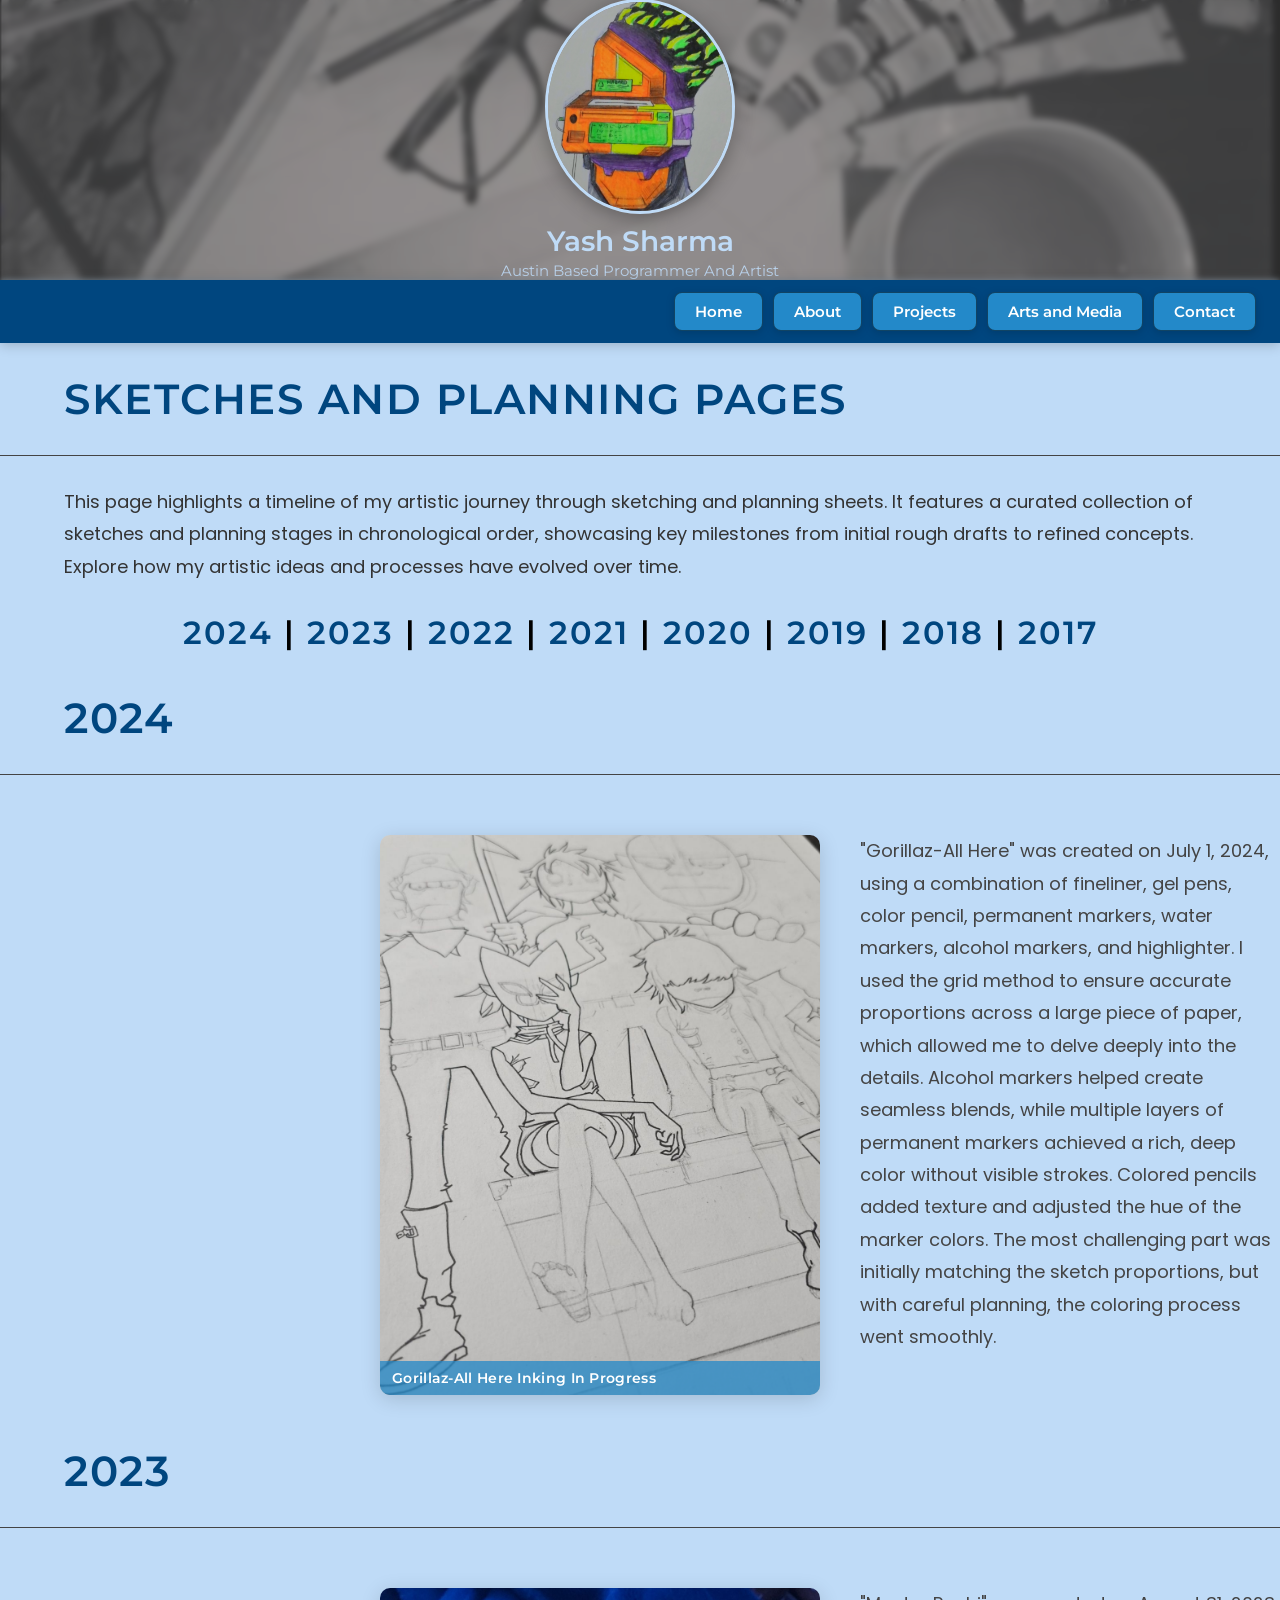
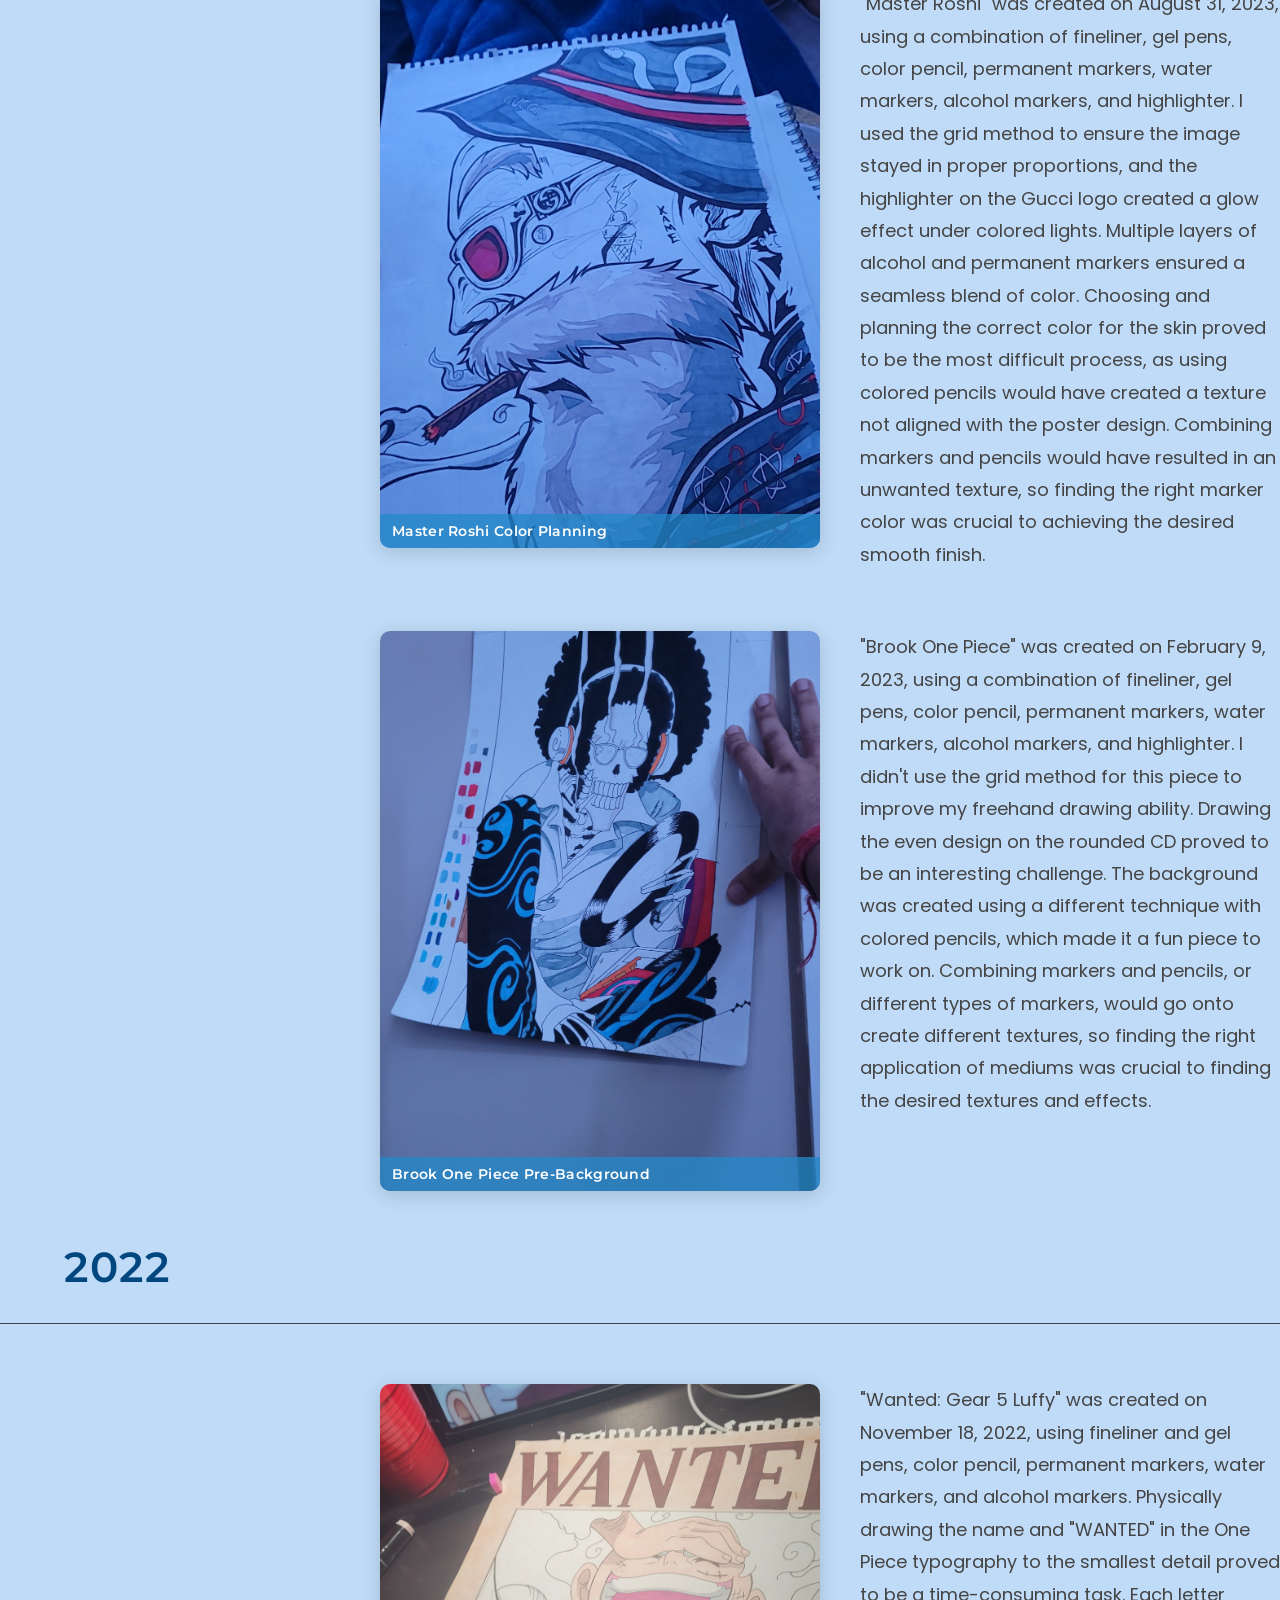
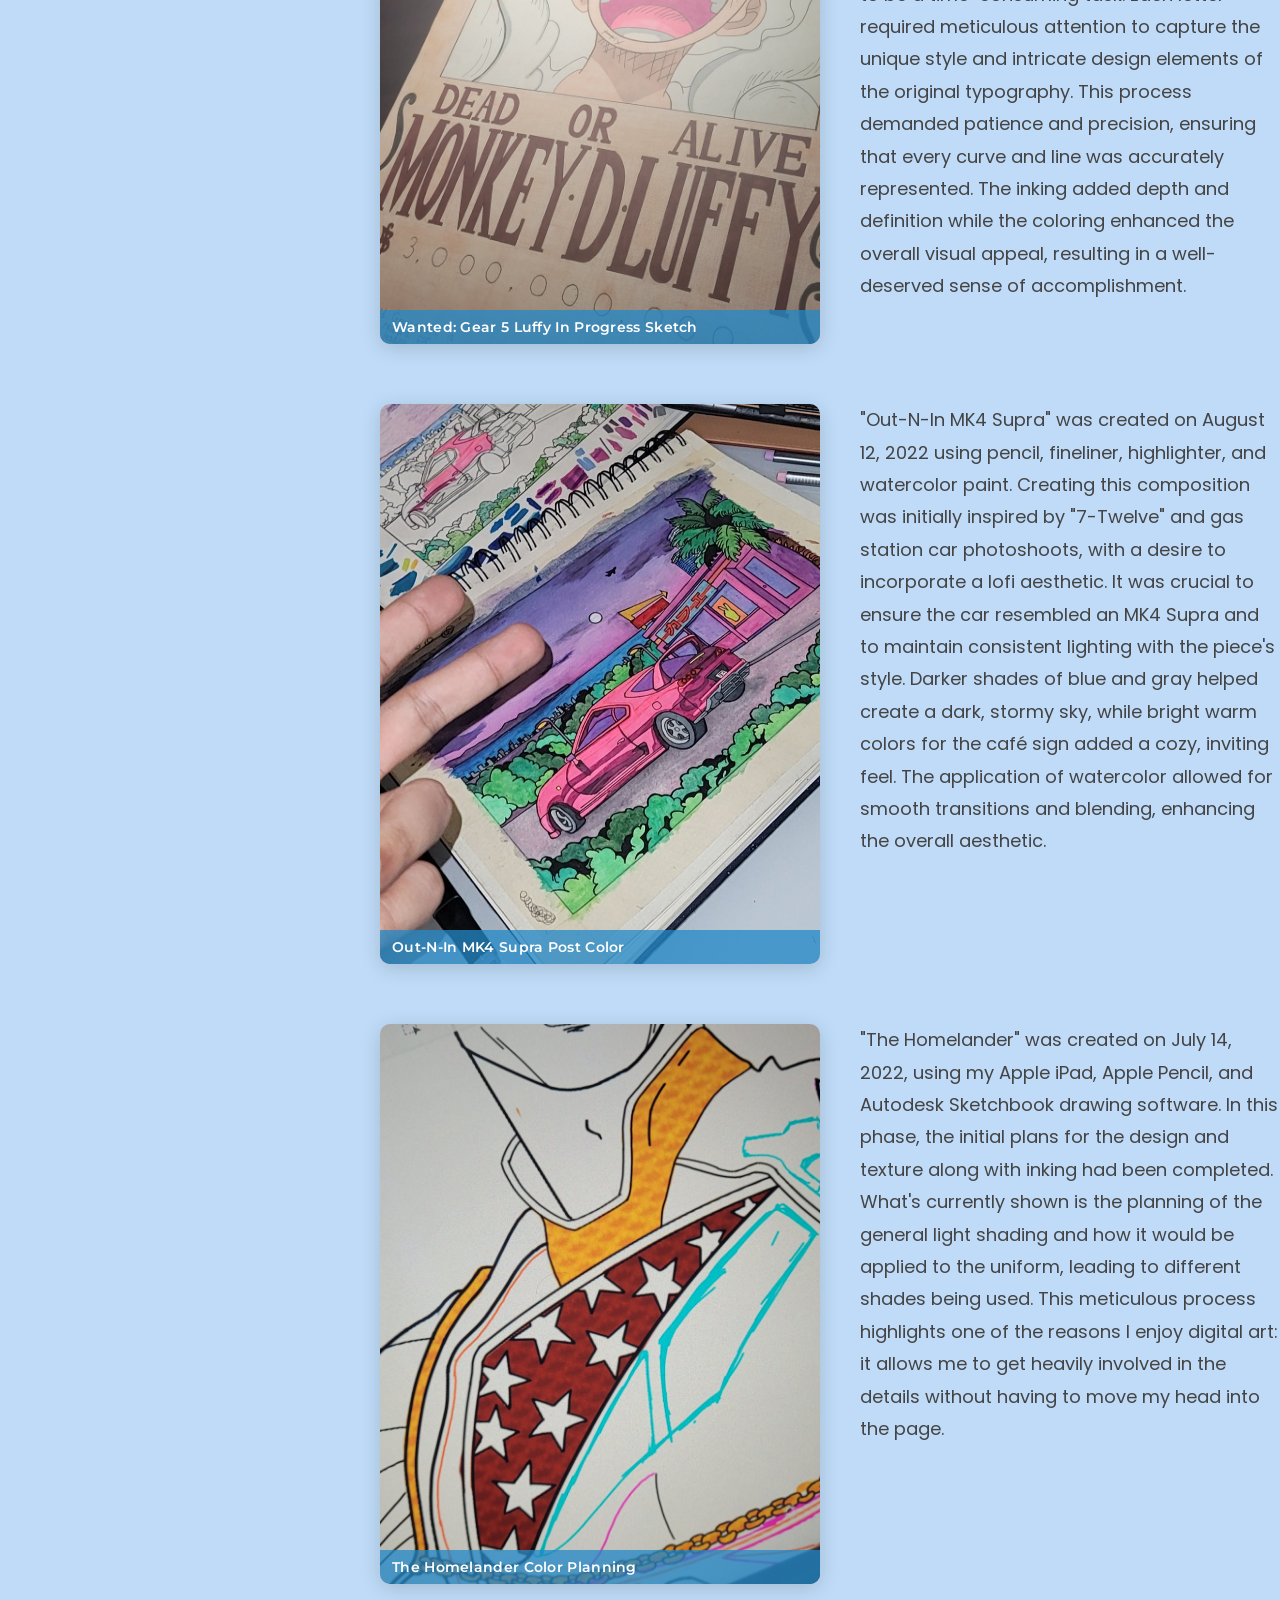
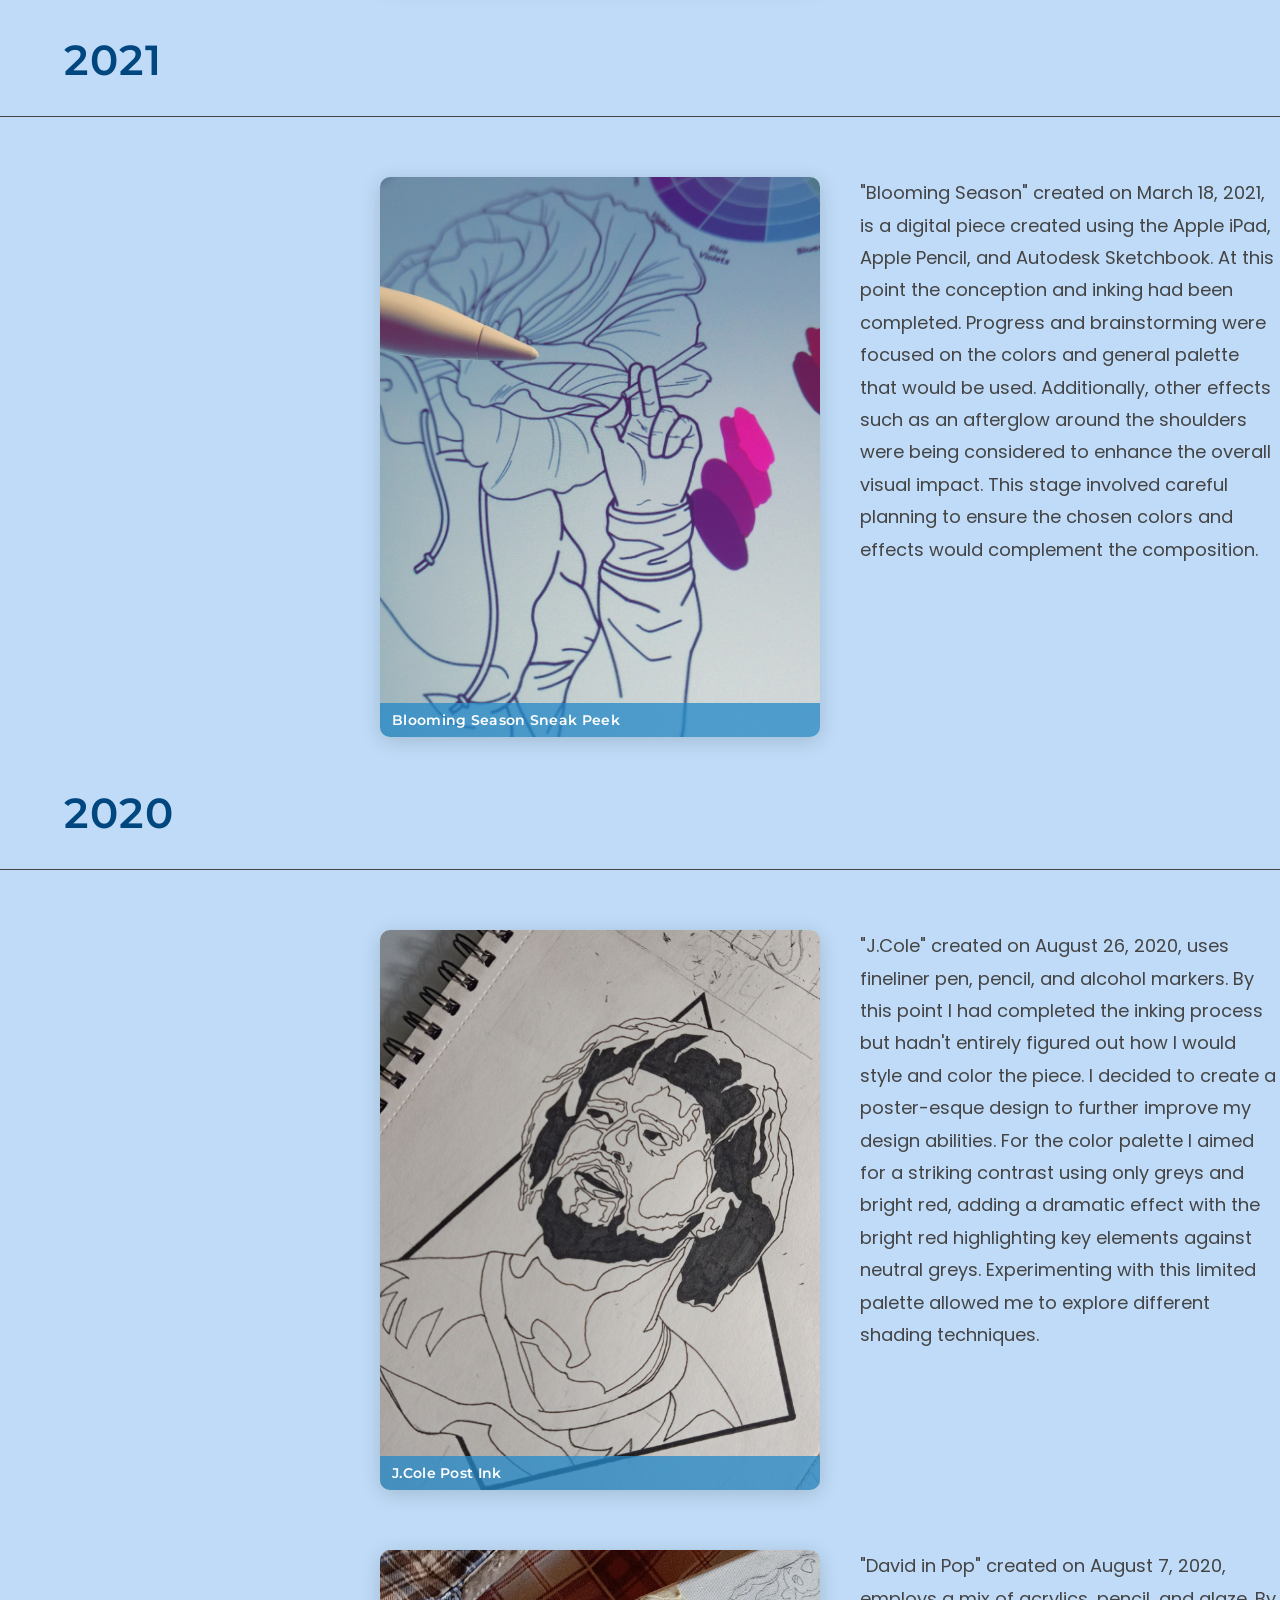
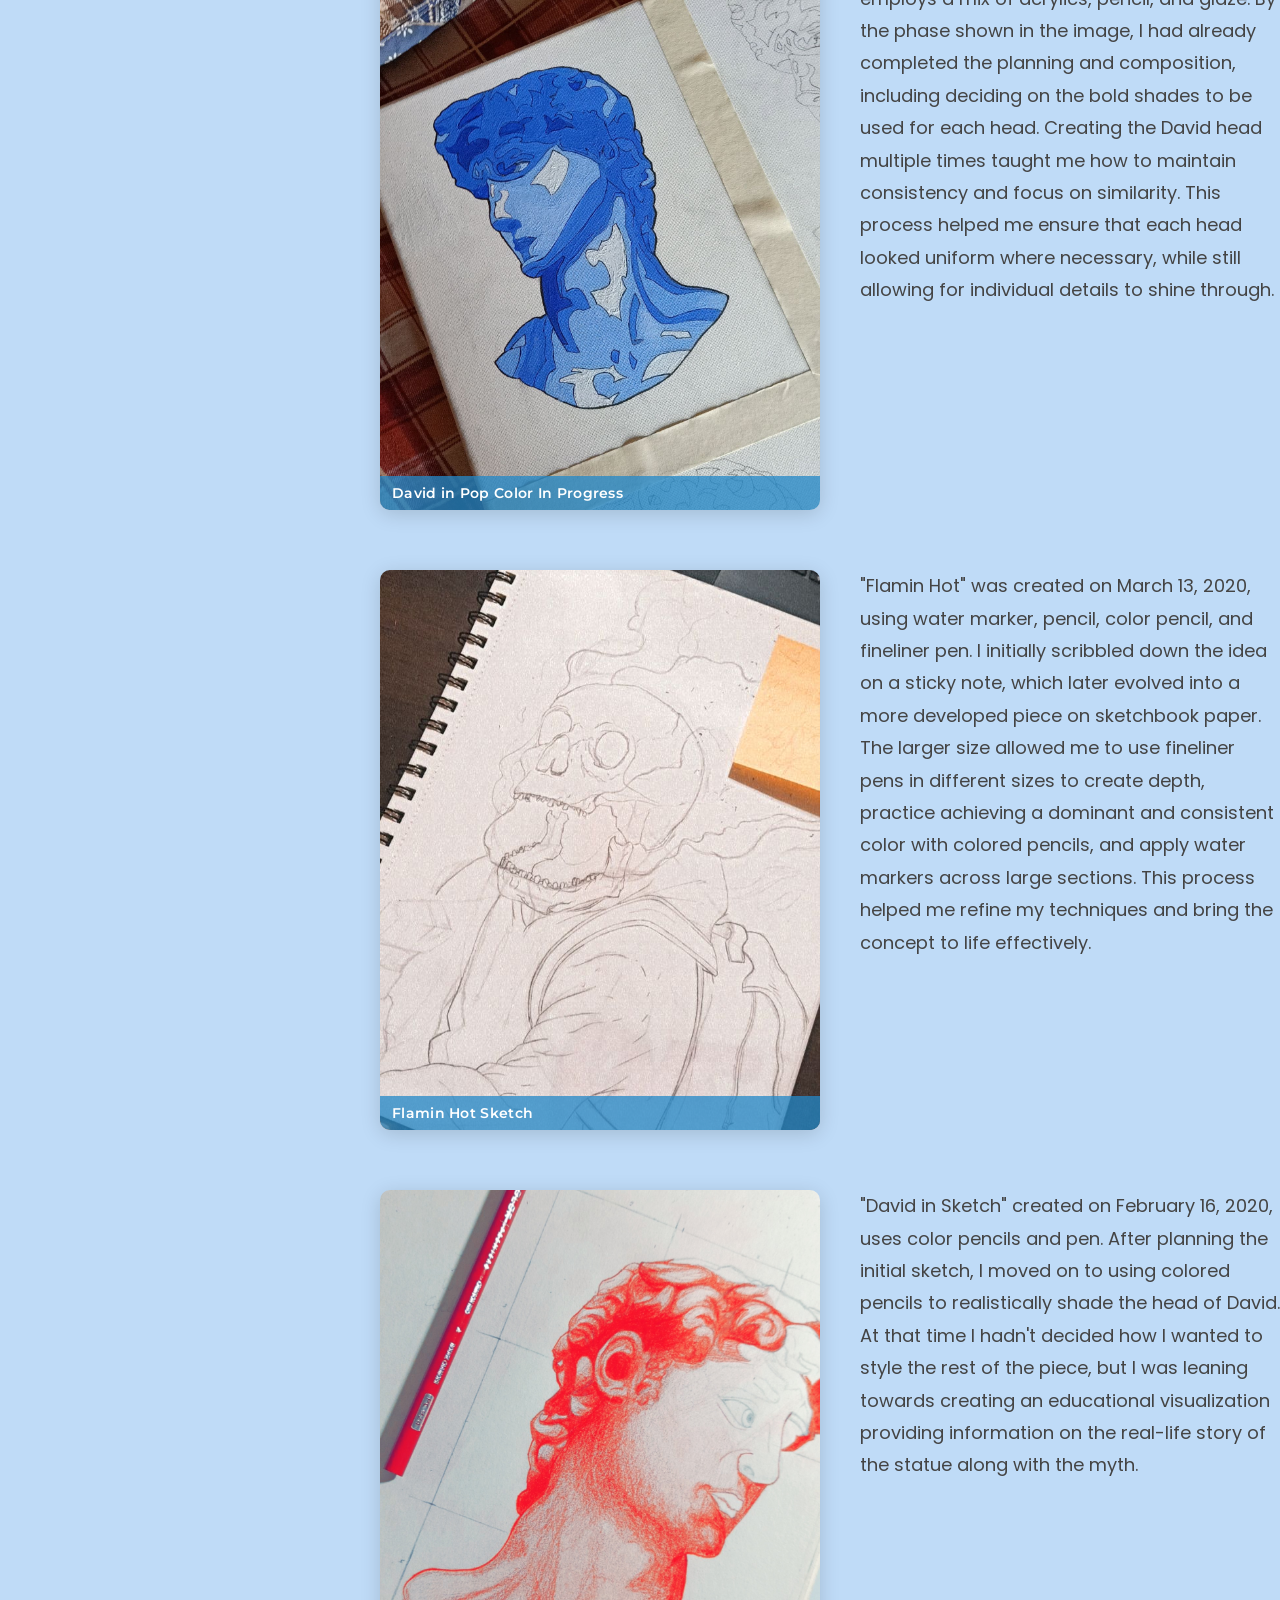
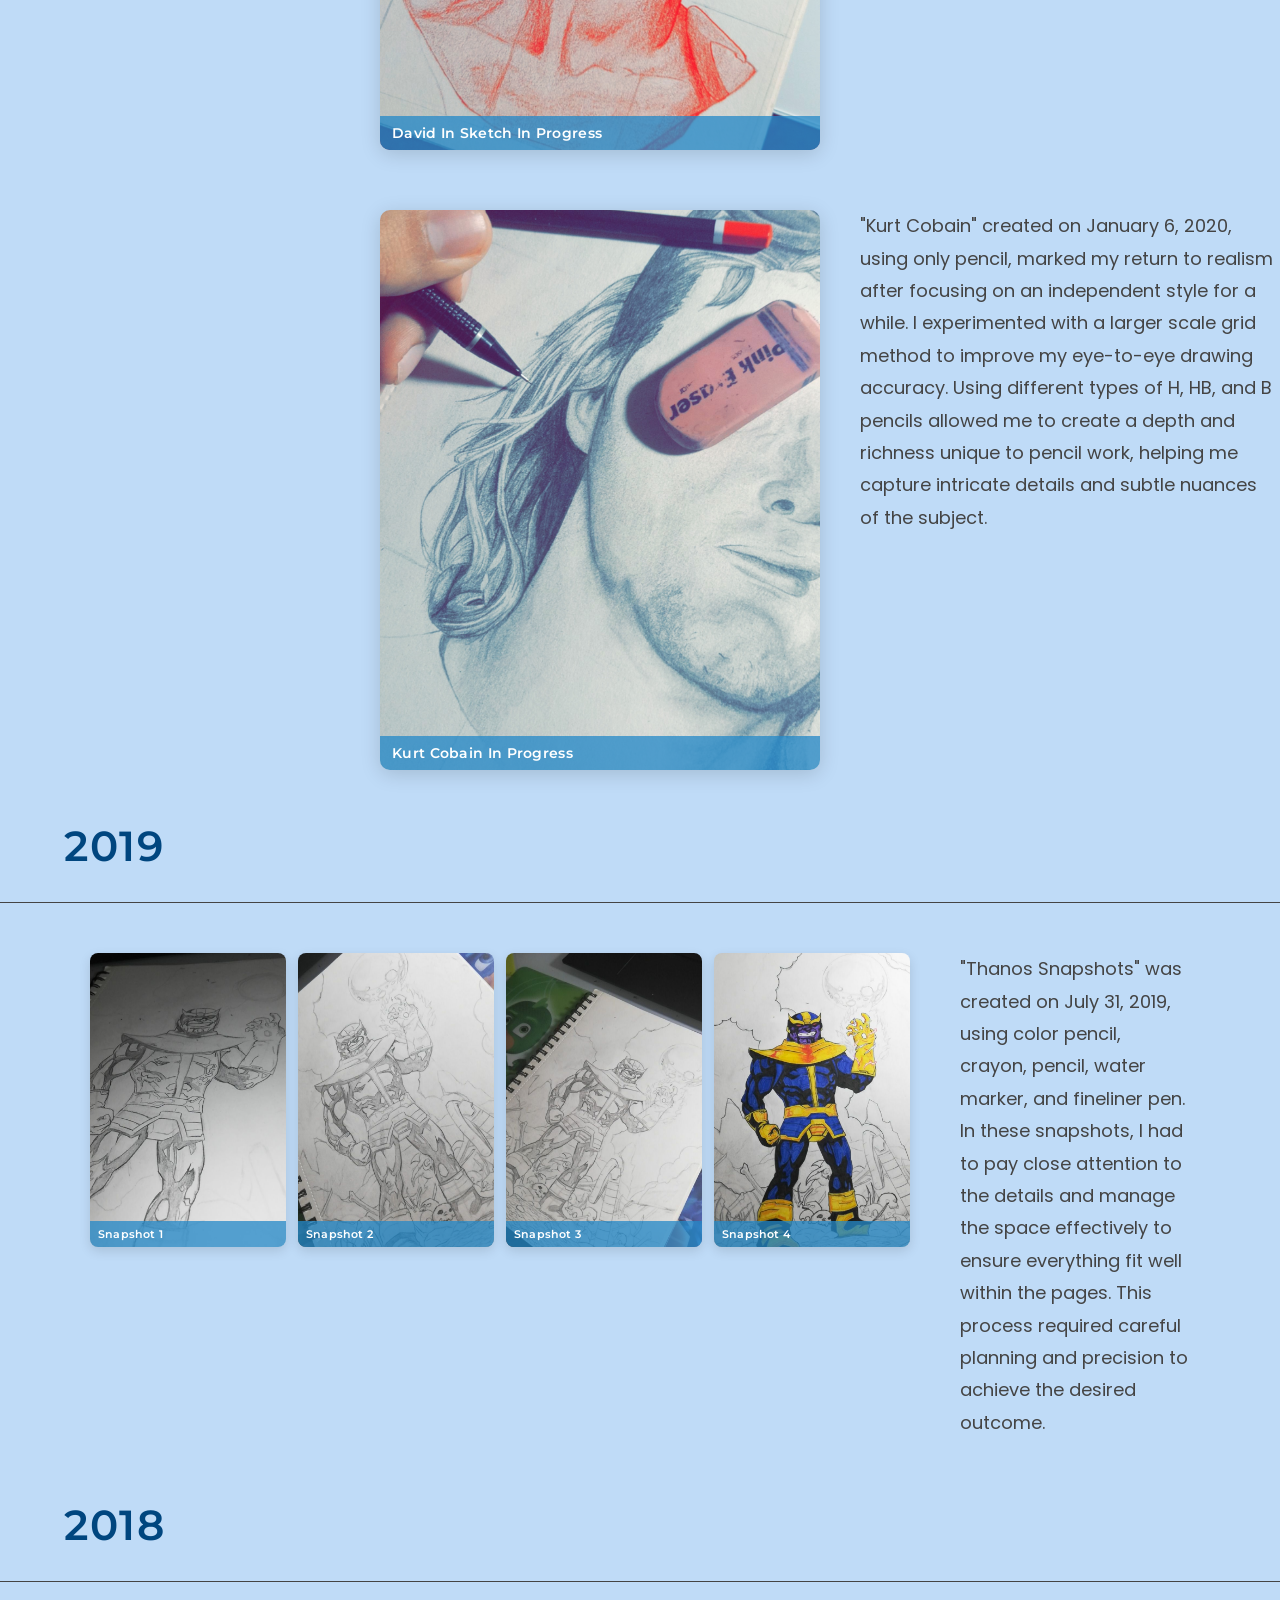
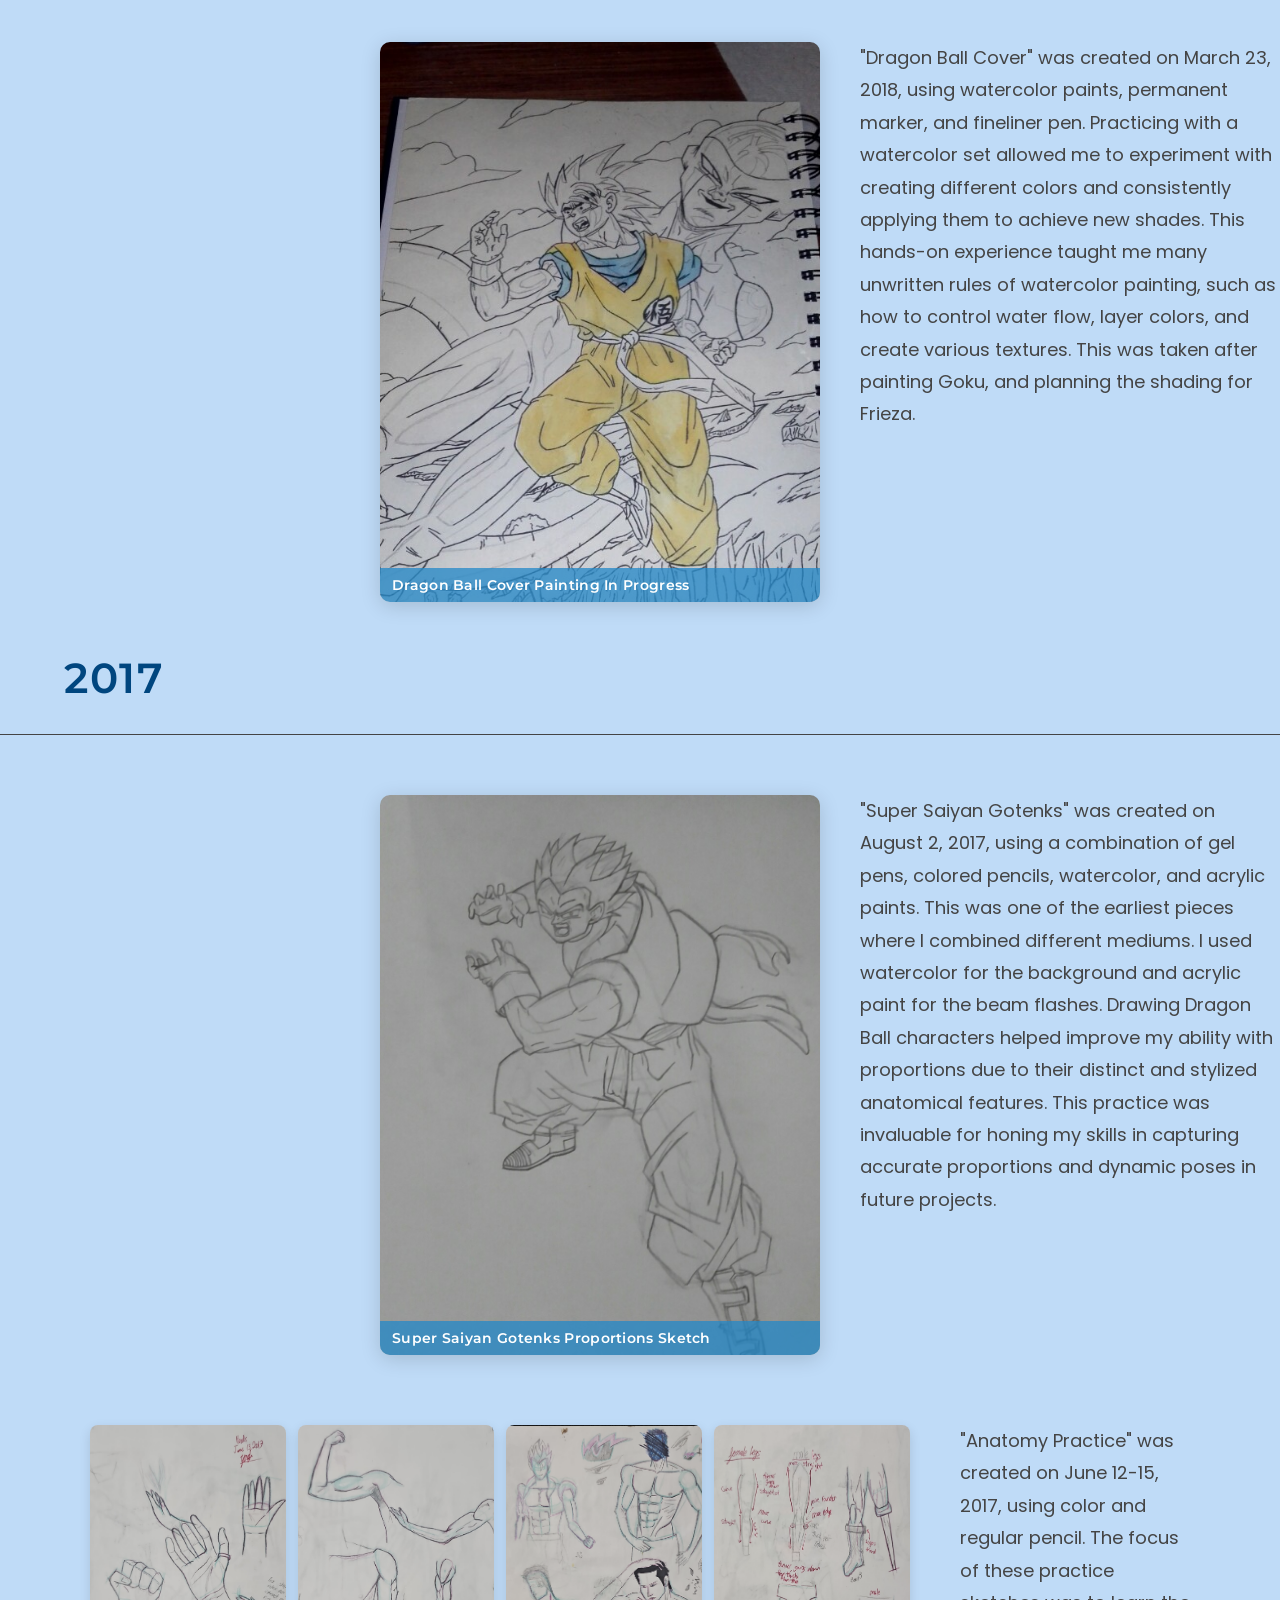
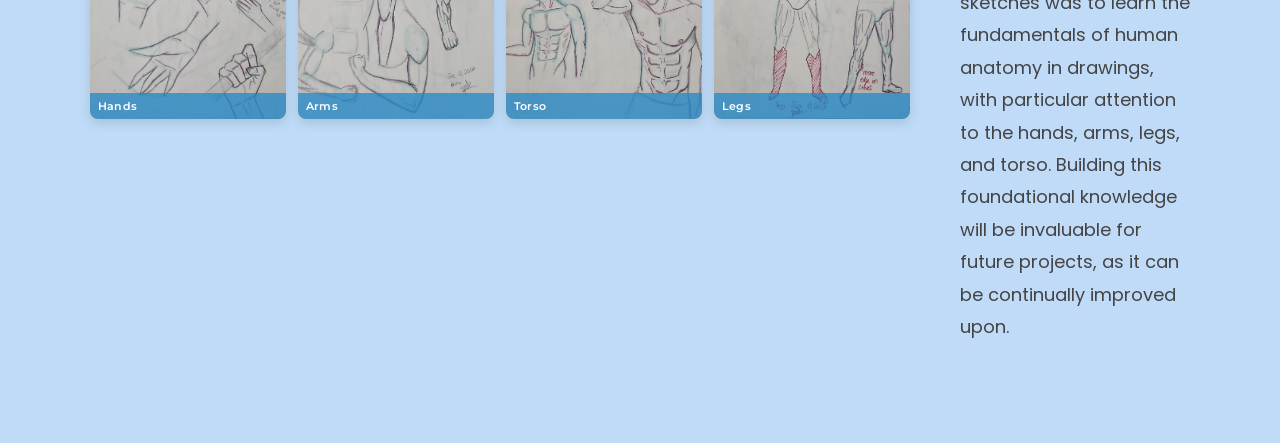
<file: sketches.html>
<!DOCTYPE html>
<html lang="en">
<head>
    <meta charset="UTF-8">
    <meta name="viewport" content="width=device-width, initial-scale=1.0">
    <meta name="description" content="Yash Sharma's sketches and planning pages — a timeline from 2017 to 2024.">
    <title>Y.S - Sketches and Planning Pages</title>
    <link rel="stylesheet" href="styles.css">
    <link rel="icon" type="image/png" href="images/profiles/icon_pfp.jpg">
    <script src="header.js" defer></script>
</head>
<body>

    <section id="home" class="welcome-section">
        <h2 class="welcome-heading">Sketches and Planning Pages</h2>
    </section>
    <hr>
    <p class="about-text-description">
        This page highlights a timeline of my artistic journey through sketching and planning sheets.
        It features a curated collection of sketches and planning stages in chronological order, showcasing key milestones from initial rough drafts to refined concepts.
        Explore how my artistic ideas and processes have evolved over time.
    </p>

    <div class="year-navigation">
        <a href="#2024">2024</a> |
        <a href="#2023">2023</a> |
        <a href="#2022">2022</a> |
        <a href="#2021">2021</a> |
        <a href="#2020">2020</a> |
        <a href="#2019">2019</a> |
        <a href="#2018">2018</a> |
        <a href="#2017">2017</a>
    </div>

    <section class="art-gallery">

        <h2 class="about-heading" id="2024">2024</h2>
        <hr>

        <div class="art-item" id="Gorillaz-section2">
            <div class="art-content">
                <div class="art-image-box portrait">
                    <img src="images/all/sketches/sketch_22.jpg" alt="Gorillaz-All Here Inking In Progress">
                    <div class="art-title">Gorillaz-All Here Inking In Progress</div>
                </div>
                <p class="art-description">
                    "Gorillaz-All Here" was created on July 1, 2024, using a combination of fineliner, gel pens, color pencil, permanent markers, water markers, alcohol markers, and highlighter.
                    I used the grid method to ensure accurate proportions across a large piece of paper, which allowed me to delve deeply into the details.
                    Alcohol markers helped create seamless blends, while multiple layers of permanent markers achieved a rich, deep color without visible strokes.
                    Colored pencils added texture and adjusted the hue of the marker colors.
                    The most challenging part was initially matching the sketch proportions, but with careful planning, the coloring process went smoothly.
                </p>
            </div>
        </div>

        <h2 class="about-heading" id="2023">2023</h2>
        <hr>

        <div class="art-item" id="Roshi-section">
            <div class="art-content">
                <div class="art-image-box portrait">
                    <img src="images/all/sketches/sketch_21.jpg" alt="Master Roshi Color Planning">
                    <div class="art-title">Master Roshi Color Planning</div>
                </div>
                <p class="art-description">
                    "Master Roshi" was created on August 31, 2023, using a combination of fineliner, gel pens, color pencil, permanent markers, water markers, alcohol markers, and highlighter.
                    I used the grid method to ensure the image stayed in proper proportions, and the highlighter on the Gucci logo created a glow effect under colored lights.
                    Multiple layers of alcohol and permanent markers ensured a seamless blend of color.
                    Choosing and planning the correct color for the skin proved to be the most difficult process,
                    as using colored pencils would have created a texture not aligned with the poster design.
                    Combining markers and pencils would have resulted in an unwanted texture, so finding the right marker color was crucial to achieving the desired smooth finish.
                </p>
            </div>
        </div>

        <div class="art-item" id="Brook-section1">
            <div class="art-content">
                <div class="art-image-box portrait">
                    <img src="images/all/sketches/sketch_20.jpg" alt="Brook One Piece Pre-Background">
                    <div class="art-title">Brook One Piece Pre-Background</div>
                </div>
                <p class="art-description">
                    "Brook One Piece" was created on February 9, 2023, using a combination of fineliner, gel pens, color pencil, permanent markers, water markers, alcohol markers, and highlighter.
                    I didn't use the grid method for this piece to improve my freehand drawing ability. Drawing the even design on the rounded CD proved to be an interesting challenge.
                    The background was created using a different technique with colored pencils, which made it a fun piece to work on.
                    Combining markers and pencils, or different types of markers, would go onto create different textures,
                    so finding the right application of mediums was crucial to finding the desired textures and effects.
                </p>
            </div>
        </div>


        <h2 class="about-heading" id="2022">2022</h2>
        <hr>

        <div class="art-item" id="Luffy-section">
            <div class="art-content">
                <div class="art-image-box portrait">
                    <img src="images/all/sketches/sketch_19.jpg" alt="Wanted: Gear 5 Luffy In Progress Sketch">
                    <div class="art-title">Wanted: Gear 5 Luffy In Progress Sketch</div>
                </div>
                <p class="art-description">
                    "Wanted: Gear 5 Luffy" was created on November 18, 2022, using fineliner and gel pens, color pencil, permanent markers, water markers, and alcohol markers.
                    Physically drawing the name and "WANTED" in the One Piece typography to the smallest detail proved to be a time-consuming task.
                    Each letter required meticulous attention to capture the unique style and intricate design elements of the original typography.
                    This process demanded patience and precision, ensuring that every curve and line was accurately represented.
                    The inking added depth and definition while the coloring enhanced the overall visual appeal, resulting in a well-deserved sense of accomplishment.
                </p>
            </div>
        </div>

        <div class="art-item" id="MK4-section">
            <div class="art-content">
                <div class="art-image-box portrait">
                    <img src="images/all/sketches/sketch_18.jpg" alt="Out-N-In MK4 Supra Post Color">
                    <div class="art-title">Out-N-In MK4 Supra Post Color</div>
                </div>
                <p class="art-description">
                    "Out-N-In MK4 Supra" was created on August 12, 2022 using pencil, fineliner, highlighter, and watercolor paint.
                    Creating this composition was initially inspired by "7-Twelve" and gas station car photoshoots, with a desire to incorporate a lofi aesthetic.
                    It was crucial to ensure the car resembled an MK4 Supra and to maintain consistent lighting with the piece's style.
                    Darker shades of blue and gray helped create a dark, stormy sky, while bright warm colors for the café sign added a cozy, inviting feel.
                    The application of watercolor allowed for smooth transitions and blending, enhancing the overall aesthetic.
                </p>
            </div>
        </div>

        <div class="art-item" id="Homelander-section">
            <div class="art-content">
                <div class="art-image-box portrait">
                    <img src="images/all/sketches/sketch_17.jpg" alt="The Homelander Color Planning">
                    <div class="art-title">The Homelander Color Planning</div>
                </div>
                <p class="art-description">
                    "The Homelander" was created on July 14, 2022, using my Apple iPad, Apple Pencil, and Autodesk Sketchbook drawing software.
                    In this phase, the initial plans for the design and texture along with inking had been completed.
                    What's currently shown is the planning of the general light shading and how it would be applied to the uniform, leading to different shades being used.
                    This meticulous process highlights one of the reasons I enjoy digital art: it allows me to get heavily involved in the details without having to move my head into the page.
                </p>
            </div>
        </div>


        <h2 class="about-heading" id="2021">2021</h2>
        <hr>

        <div class="art-item" id="Blooming-section">
            <div class="art-content">
                <div class="art-image-box portrait">
                    <img src="images/all/sketches/sketch_16.jpg" alt="Blooming Season Sneak Peek">
                    <div class="art-title">Blooming Season Sneak Peek</div>
                </div>
                <p class="art-description">
                    "Blooming Season" created on March 18, 2021, is a digital piece created using the Apple iPad, Apple Pencil, and Autodesk Sketchbook.
                    At this point the conception and inking had been completed. Progress and brainstorming were focused on the colors and general palette that would be used.
                    Additionally, other effects such as an afterglow around the shoulders were being considered to enhance the overall visual impact.
                    This stage involved careful planning to ensure the chosen colors and effects would complement the composition.
                </p>
            </div>
        </div>

        <h2 class="about-heading" id="2020">2020</h2>
        <hr>

        <div class="art-item" id="J.cole-section">
            <div class="art-content">
                <div class="art-image-box portrait">
                    <img src="images/all/sketches/sketch_14.jpg" alt="J.Cole Post Ink">
                    <div class="art-title">J.Cole Post Ink</div>
                </div>
                <p class="art-description">
                    "J.Cole" created on August 26, 2020, uses fineliner pen, pencil, and alcohol markers.
                    By this point I had completed the inking process but hadn't entirely figured out how I would style and color the piece.
                    I decided to create a poster-esque design to further improve my design abilities.
                    For the color palette I aimed for a striking contrast using only greys and bright red, adding a dramatic effect with the bright red highlighting key elements against neutral greys.
                    Experimenting with this limited palette allowed me to explore different shading techniques.
                </p>
            </div>
        </div>

        <div class="art-item" id="Davidpop-section">
            <div class="art-content">
                <div class="art-image-box portrait">
                    <img src="images/all/sketches/sketch_15.jpg" alt="David in Pop Color In Progress">
                    <div class="art-title">David in Pop Color In Progress</div>
                </div>
                <p class="art-description">
                    "David in Pop" created on August 7, 2020, employs a mix of acrylics, pencil, and glaze. By the phase shown in the image,
                    I had already completed the planning and composition, including deciding on the bold shades to be used for each head.
                    Creating the David head multiple times taught me how to maintain consistency and focus on similarity.
                    This process helped me ensure that each head looked uniform where necessary, while still allowing for individual details to shine through.
                </p>
            </div>
        </div>

        <div class="art-item" id="FlaminHot-section">
            <div class="art-content">
                <div class="art-image-box portrait">
                    <img src="images/all/sketches/sketch_13.jpg" alt="Flamin Hot Sketch">
                    <div class="art-title">Flamin Hot Sketch</div>
                </div>
                <p class="art-description">
                    "Flamin Hot" was created on March 13, 2020, using water marker, pencil, color pencil, and fineliner pen.
                    I initially scribbled down the idea on a sticky note, which later evolved into a more developed piece on sketchbook paper.
                    The larger size allowed me to use fineliner pens in different sizes to create depth, practice achieving a dominant and consistent
                    color with colored pencils, and apply water markers across large sections.
                    This process helped me refine my techniques and bring the concept to life effectively.
                </p>
            </div>
        </div>

        <div class="art-item" id="DavidSketch-section">
            <div class="art-content">
                <div class="art-image-box portrait">
                    <img src="images/all/sketches/sketch_12.jpg" alt="David In Sketch In Progress">
                    <div class="art-title">David In Sketch In Progress</div>
                </div>
                <p class="art-description">
                    "David in Sketch" created on February 16, 2020, uses color pencils and pen. After planning the initial sketch,
                    I moved on to using colored pencils to realistically shade the head of David.
                    At that time I hadn't decided how I wanted to style the rest of the piece, but I was leaning towards creating an educational visualization
                    providing information on the real-life story of the statue along with the myth.
                </p>
            </div>
        </div>

        <div class="art-item" id="Cobain-section">
            <div class="art-content">
                <div class="art-image-box portrait">
                    <img src="images/all/sketches/sketch_11.jpg" alt="Kurt Cobain In Progress">
                    <div class="art-title">Kurt Cobain In Progress</div>
                </div>
                <p class="art-description">
                    "Kurt Cobain" created on January 6, 2020, using only pencil, marked my return to realism after focusing on an independent style for a while.
                    I experimented with a larger scale grid method to improve my eye-to-eye drawing accuracy.
                    Using different types of H, HB, and B pencils allowed me to create a depth and richness unique to pencil work,
                    helping me capture intricate details and subtle nuances of the subject.
                </p>
            </div>
        </div>

        <h2 class="about-heading" id="2019">2019</h2>
        <hr>

        <div class="realism-section" id="Thanos-section">
            <div class="realism-gallery">
                <div class="realism-img-wrap">
                    <img src="images/all/sketches/sketch_7.jpg" alt="Thanos Snapshot 1">
                    <div class="realism-img-title">Snapshot 1</div>
                </div>
                <div class="realism-img-wrap">
                    <img src="images/all/sketches/sketch_8.jpg" alt="Thanos Snapshot 2">
                    <div class="realism-img-title">Snapshot 2</div>
                </div>
                <div class="realism-img-wrap">
                    <img src="images/all/sketches/sketch_9.jpg" alt="Thanos Snapshot 3">
                    <div class="realism-img-title">Snapshot 3</div>
                </div>
                <div class="realism-img-wrap">
                    <img src="images/all/sketches/sketch_10.jpg" alt="Thanos Snapshot 4">
                    <div class="realism-img-title">Snapshot 4</div>
                </div>
            </div>
            <div class="realism-description">
                <p class="art-description">
                    "Thanos Snapshots" was created on July 31, 2019, using color pencil, crayon, pencil, water marker, and fineliner pen.
                    In these snapshots, I had to pay close attention to the details and manage the space effectively to ensure everything fit well within the pages.
                    This process required careful planning and precision to achieve the desired outcome.
                </p>
            </div>
        </div>

        <h2 class="about-heading" id="2018">2018</h2>
        <hr>

        <div class="art-item" id="DBC-section">
            <div class="art-content">
                <div class="art-image-box portrait">
                    <img src="images/all/sketches/sketch_6.jpg" alt="Dragon Ball Cover Painting In Progress">
                    <div class="art-title">Dragon Ball Cover Painting In Progress</div>
                </div>
                <p class="art-description">
                    "Dragon Ball Cover" was created on March 23, 2018, using watercolor paints, permanent marker, and fineliner pen.
                    Practicing with a watercolor set allowed me to experiment with creating different colors and consistently applying them to achieve new shades.
                    This hands-on experience taught me many unwritten rules of watercolor painting, such as how to control water flow, layer colors, and create various textures.
                    This was taken after painting Goku, and planning the shading for Frieza.
                </p>
            </div>
        </div>

        <h2 class="about-heading" id="2017">2017</h2>
        <hr>

        <div class="art-item" id="GotenksSSJ-section">
            <div class="art-content">
                <div class="art-image-box portrait">
                    <img src="images/all/sketches/sketch_5.jpg" alt="Super Saiyan Gotenks Proportions Sketch">
                    <div class="art-title">Super Saiyan Gotenks Proportions Sketch</div>
                </div>
                <p class="art-description">
                    "Super Saiyan Gotenks" was created on August 2, 2017, using a combination of gel pens, colored pencils, watercolor, and acrylic paints.
                    This was one of the earliest pieces where I combined different mediums. I used watercolor for the background and acrylic paint for the beam flashes.
                    Drawing Dragon Ball characters helped improve my ability with proportions due to their distinct and stylized anatomical features.
                    This practice was invaluable for honing my skills in capturing accurate proportions and dynamic poses in future projects.
                </p>
            </div>
        </div>

        <div class="realism-section" id="AP-section">
            <div class="realism-gallery">
                <div class="realism-img-wrap">
                    <img src="images/all/sketches/sketch_1.jpg" alt="Anatomy Practice 1">
                    <div class="realism-img-title">Hands</div>
                </div>
                <div class="realism-img-wrap">
                    <img src="images/all/sketches/sketch_2.jpg" alt="Anatomy Practice 2">
                    <div class="realism-img-title">Arms</div>
                </div>
                <div class="realism-img-wrap">
                    <img src="images/all/sketches/sketch_3.jpg" alt="Anatomy Practice 3">
                    <div class="realism-img-title">Torso</div>
                </div>
                <div class="realism-img-wrap">
                    <img src="images/all/sketches/sketch_4.jpg" alt="Anatomy Practice 4">
                    <div class="realism-img-title">Legs</div>
                </div>
            </div>
            <div class="realism-description">
                <p class="art-description">
                    "Anatomy Practice" was created on June 12-15, 2017, using color and regular pencil.
                    The focus of these practice sketches was to learn the fundamentals of human anatomy in drawings,
                    with particular attention to the hands, arms, legs, and torso.
                    Building this foundational knowledge will be invaluable for future projects, as it can be continually improved upon.
                </p>
            </div>
        </div>

    </section>

</body>
</html>
</file>
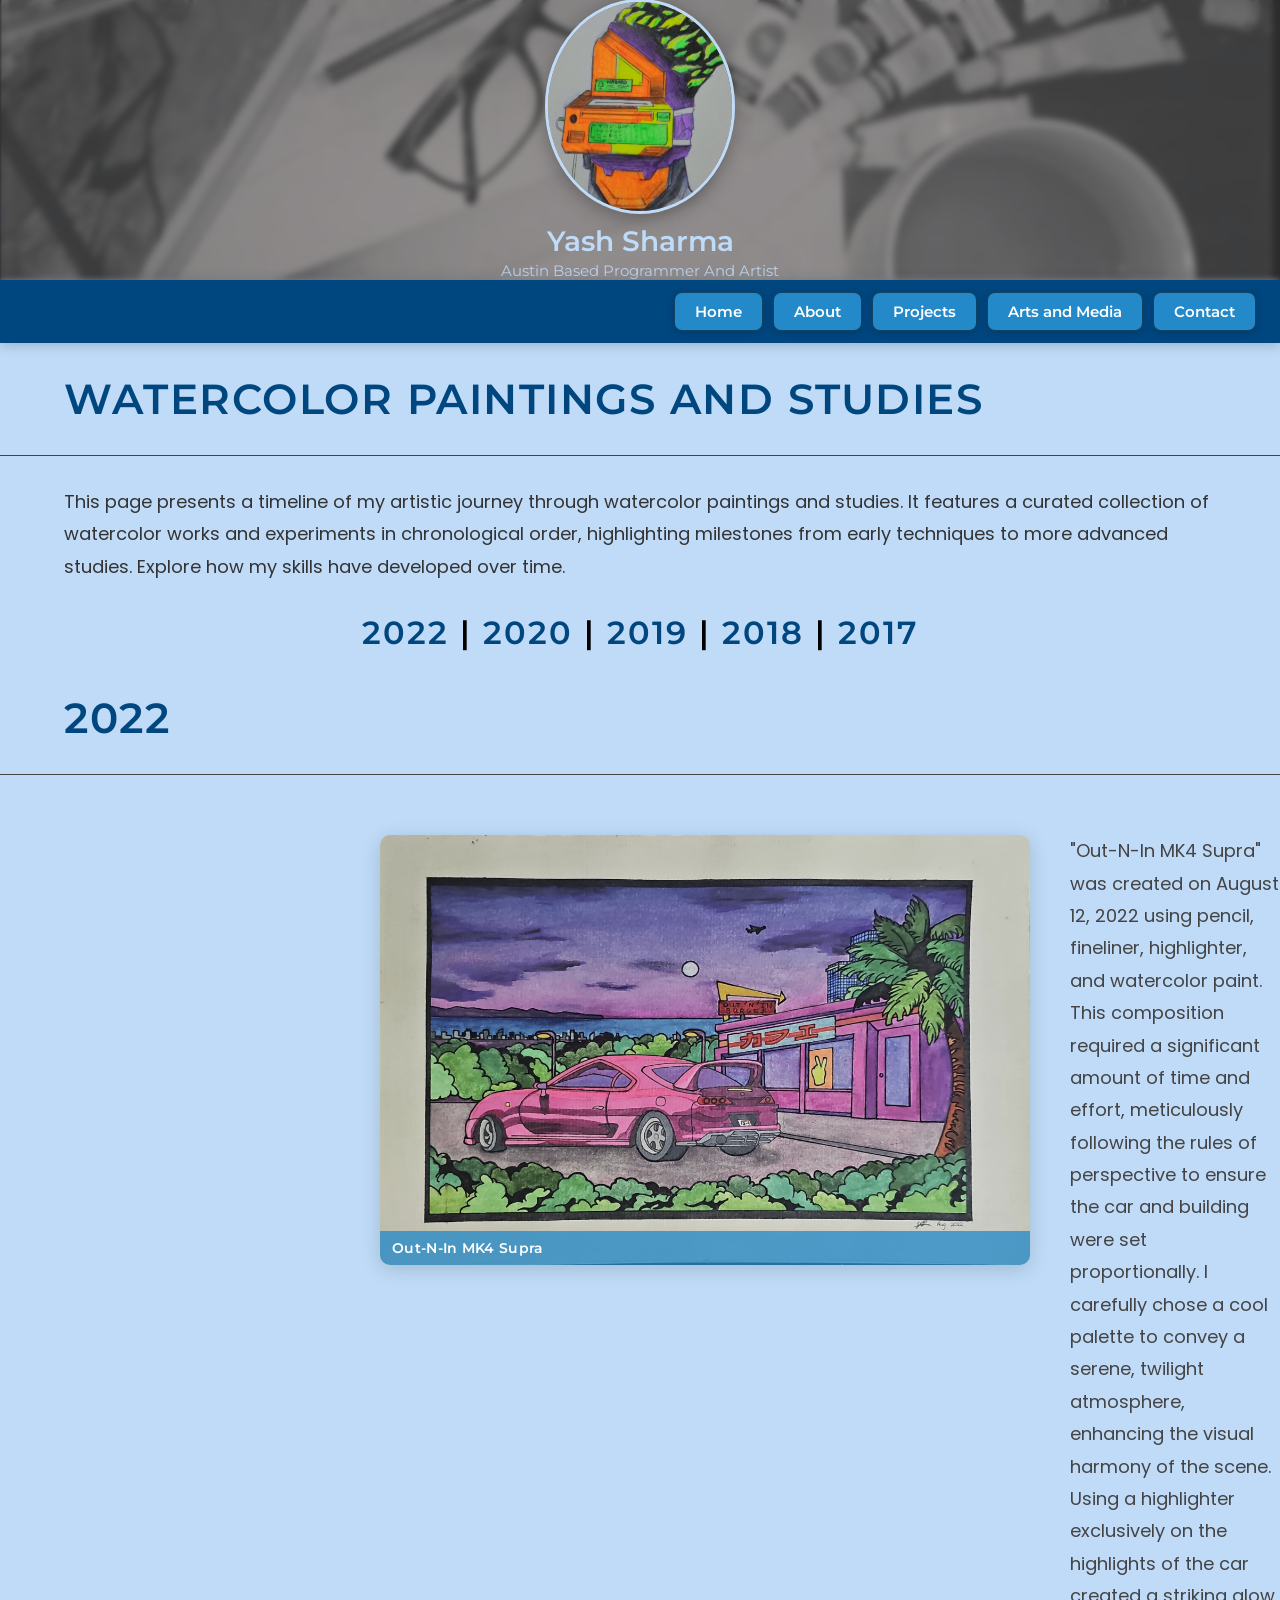
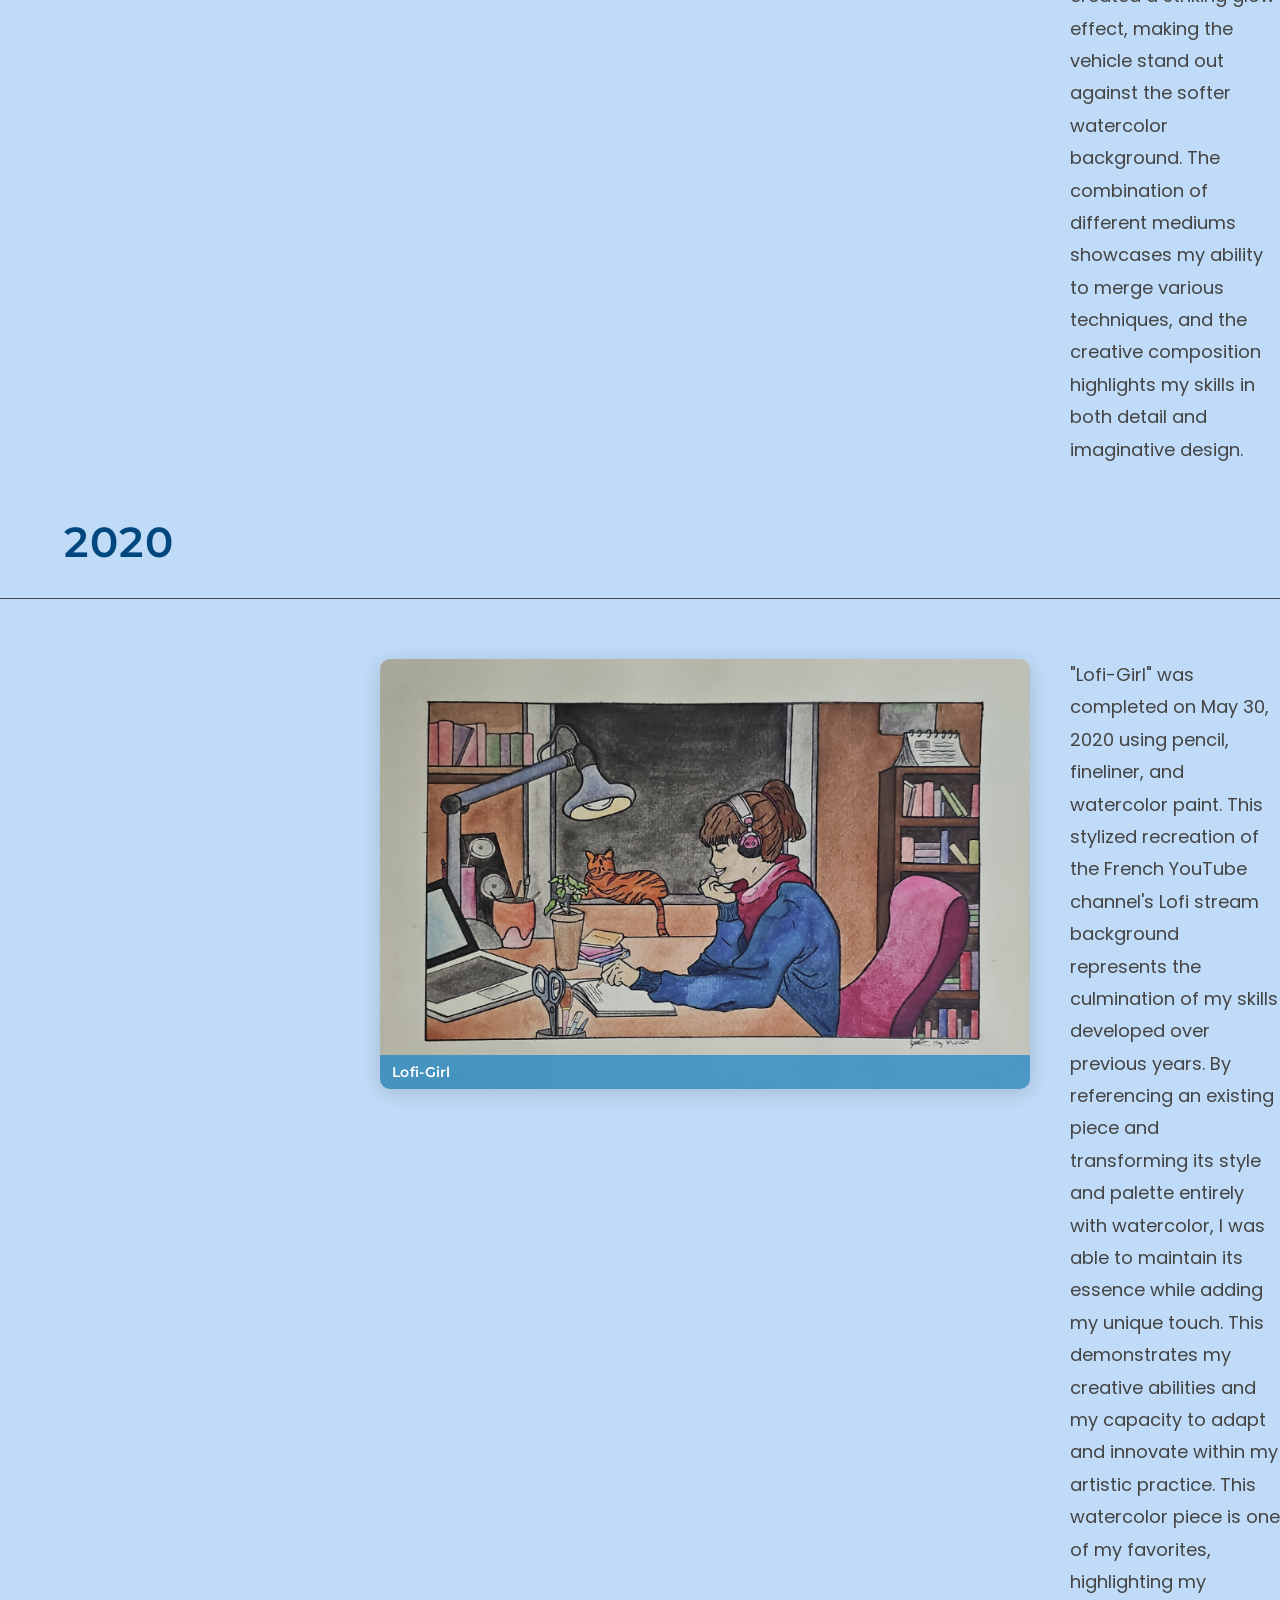
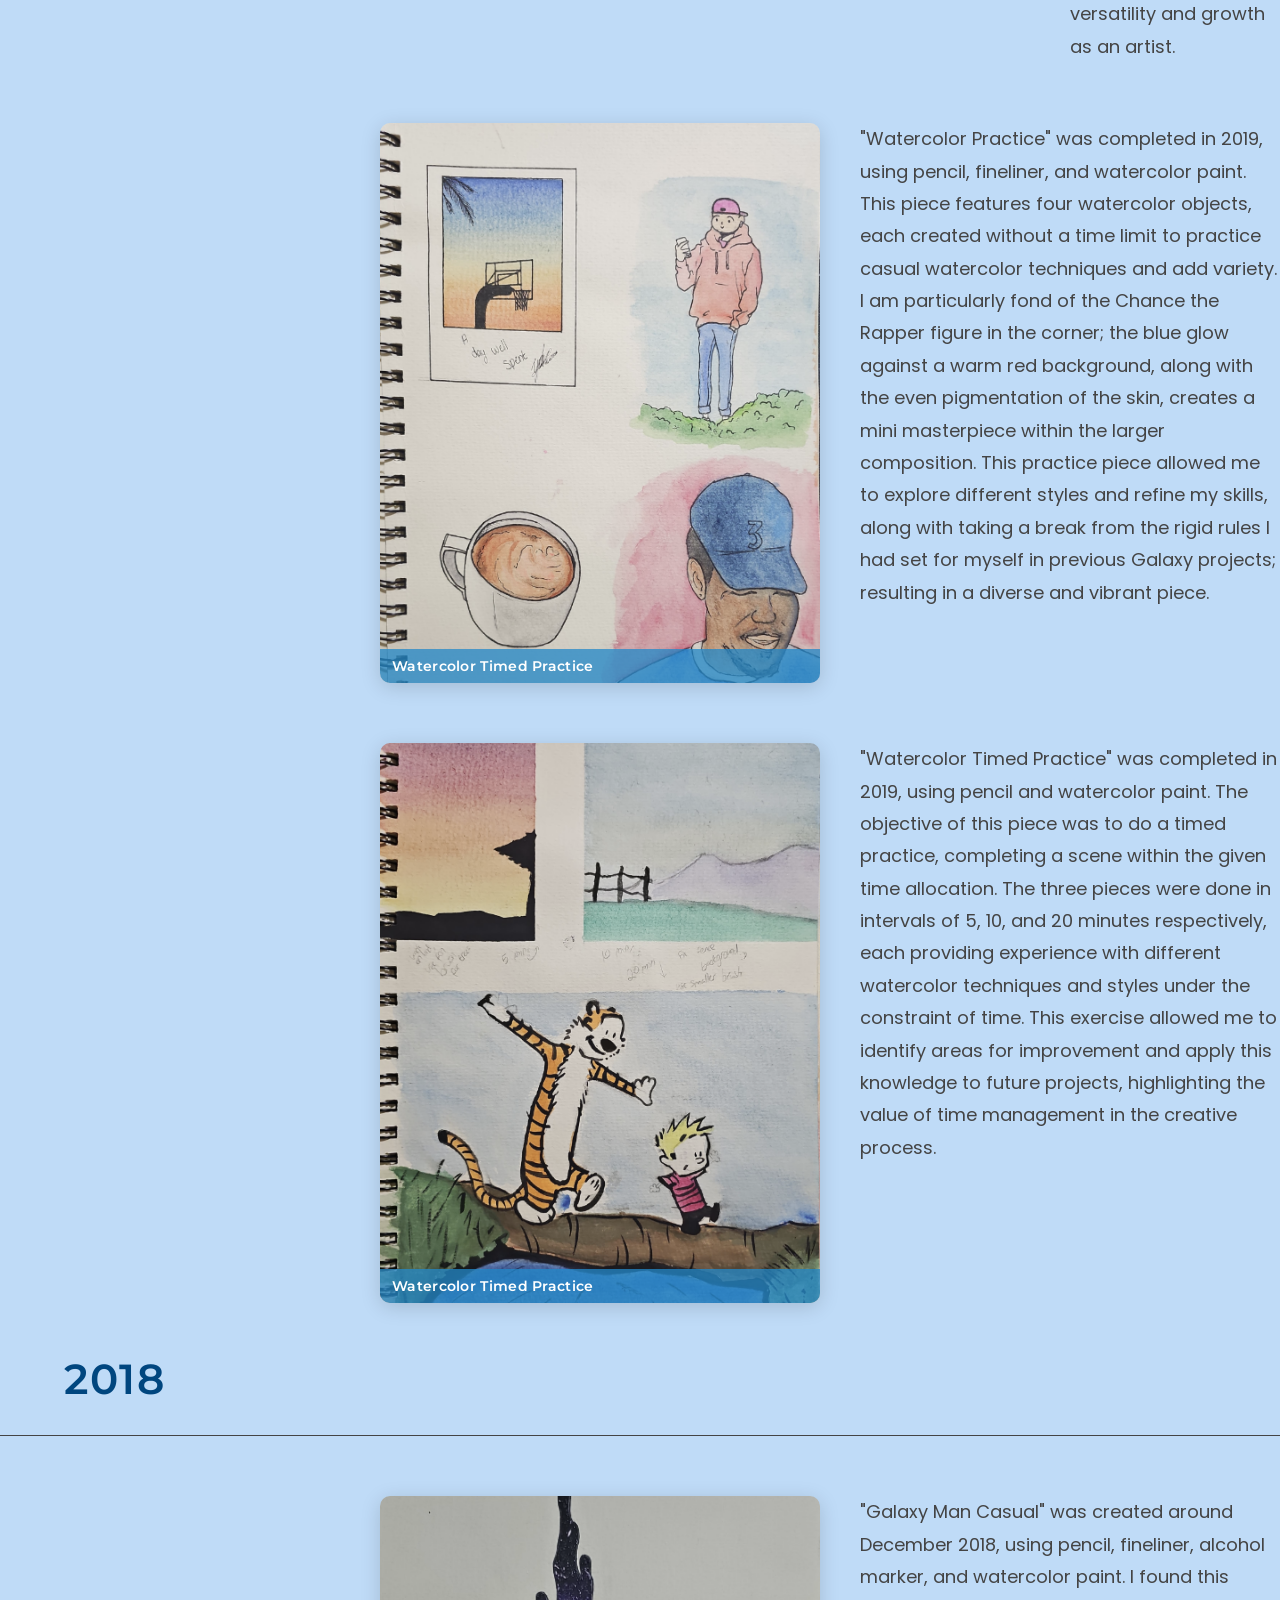
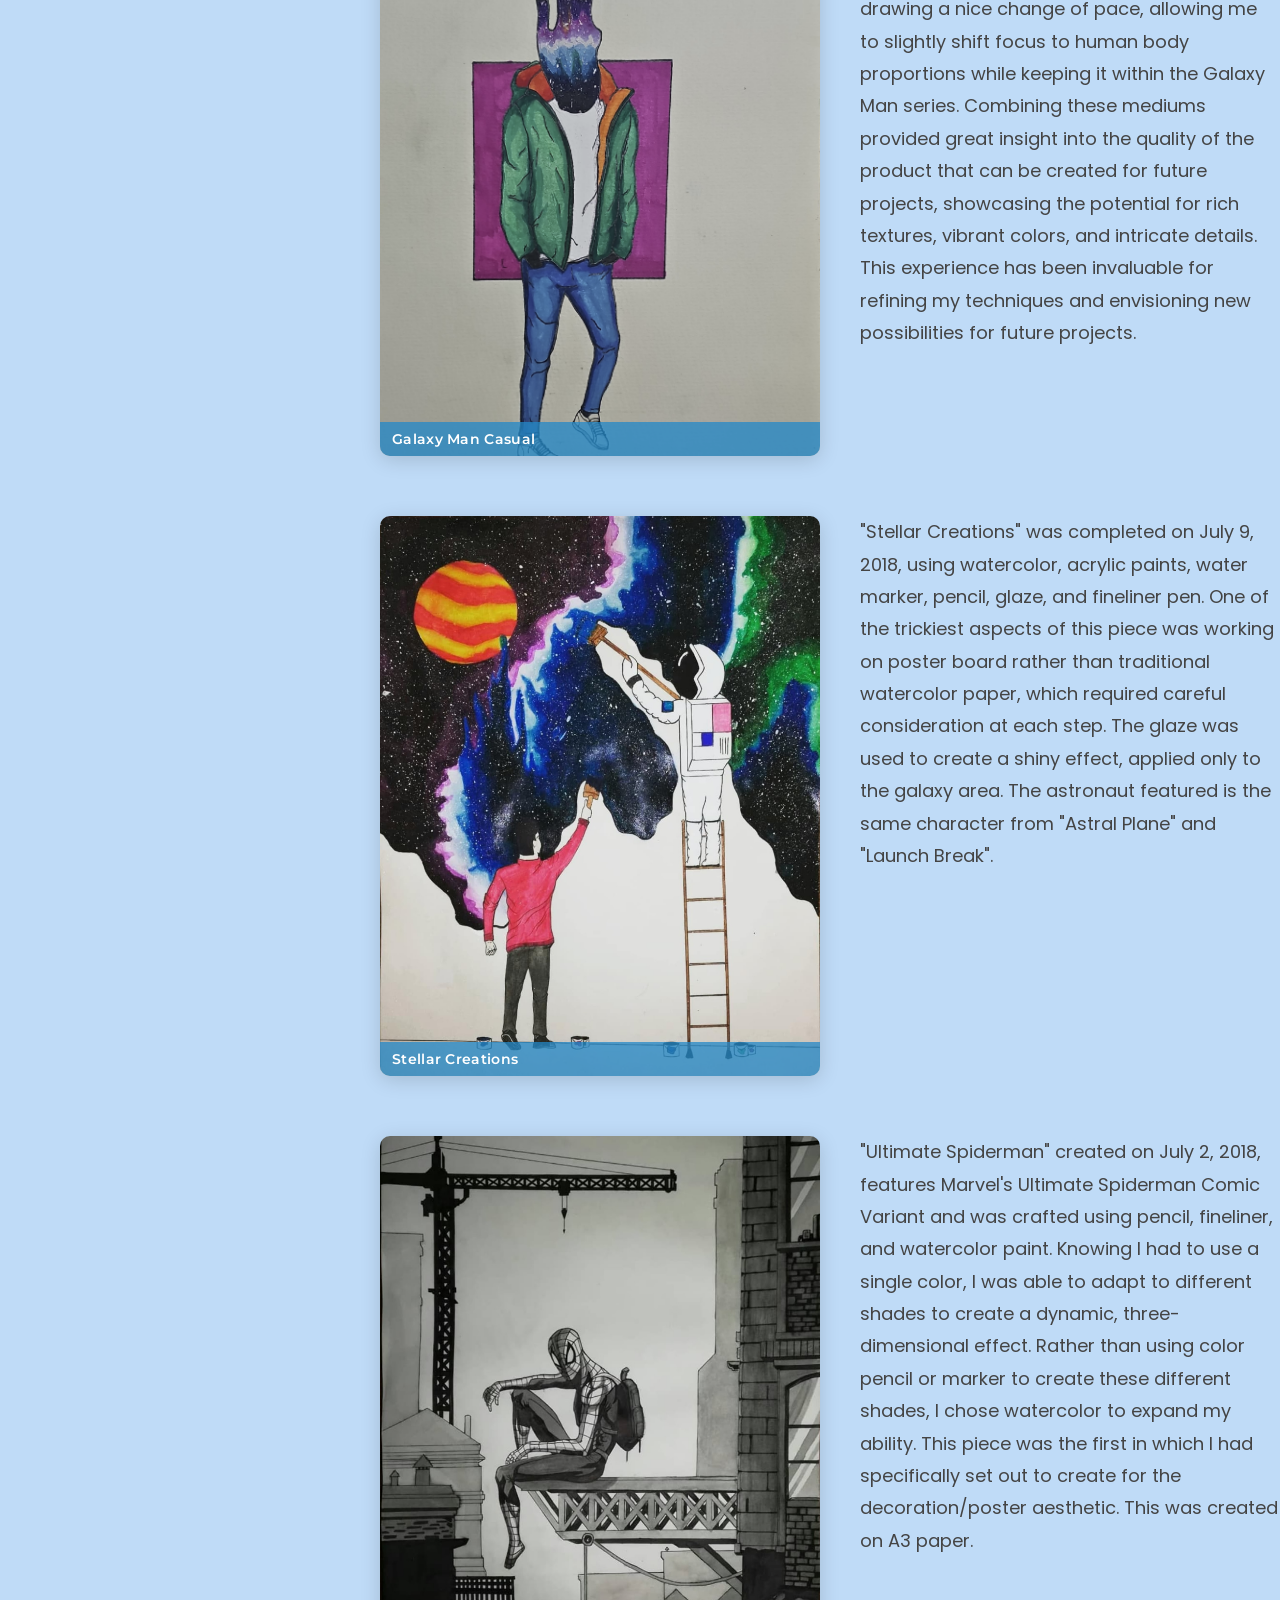
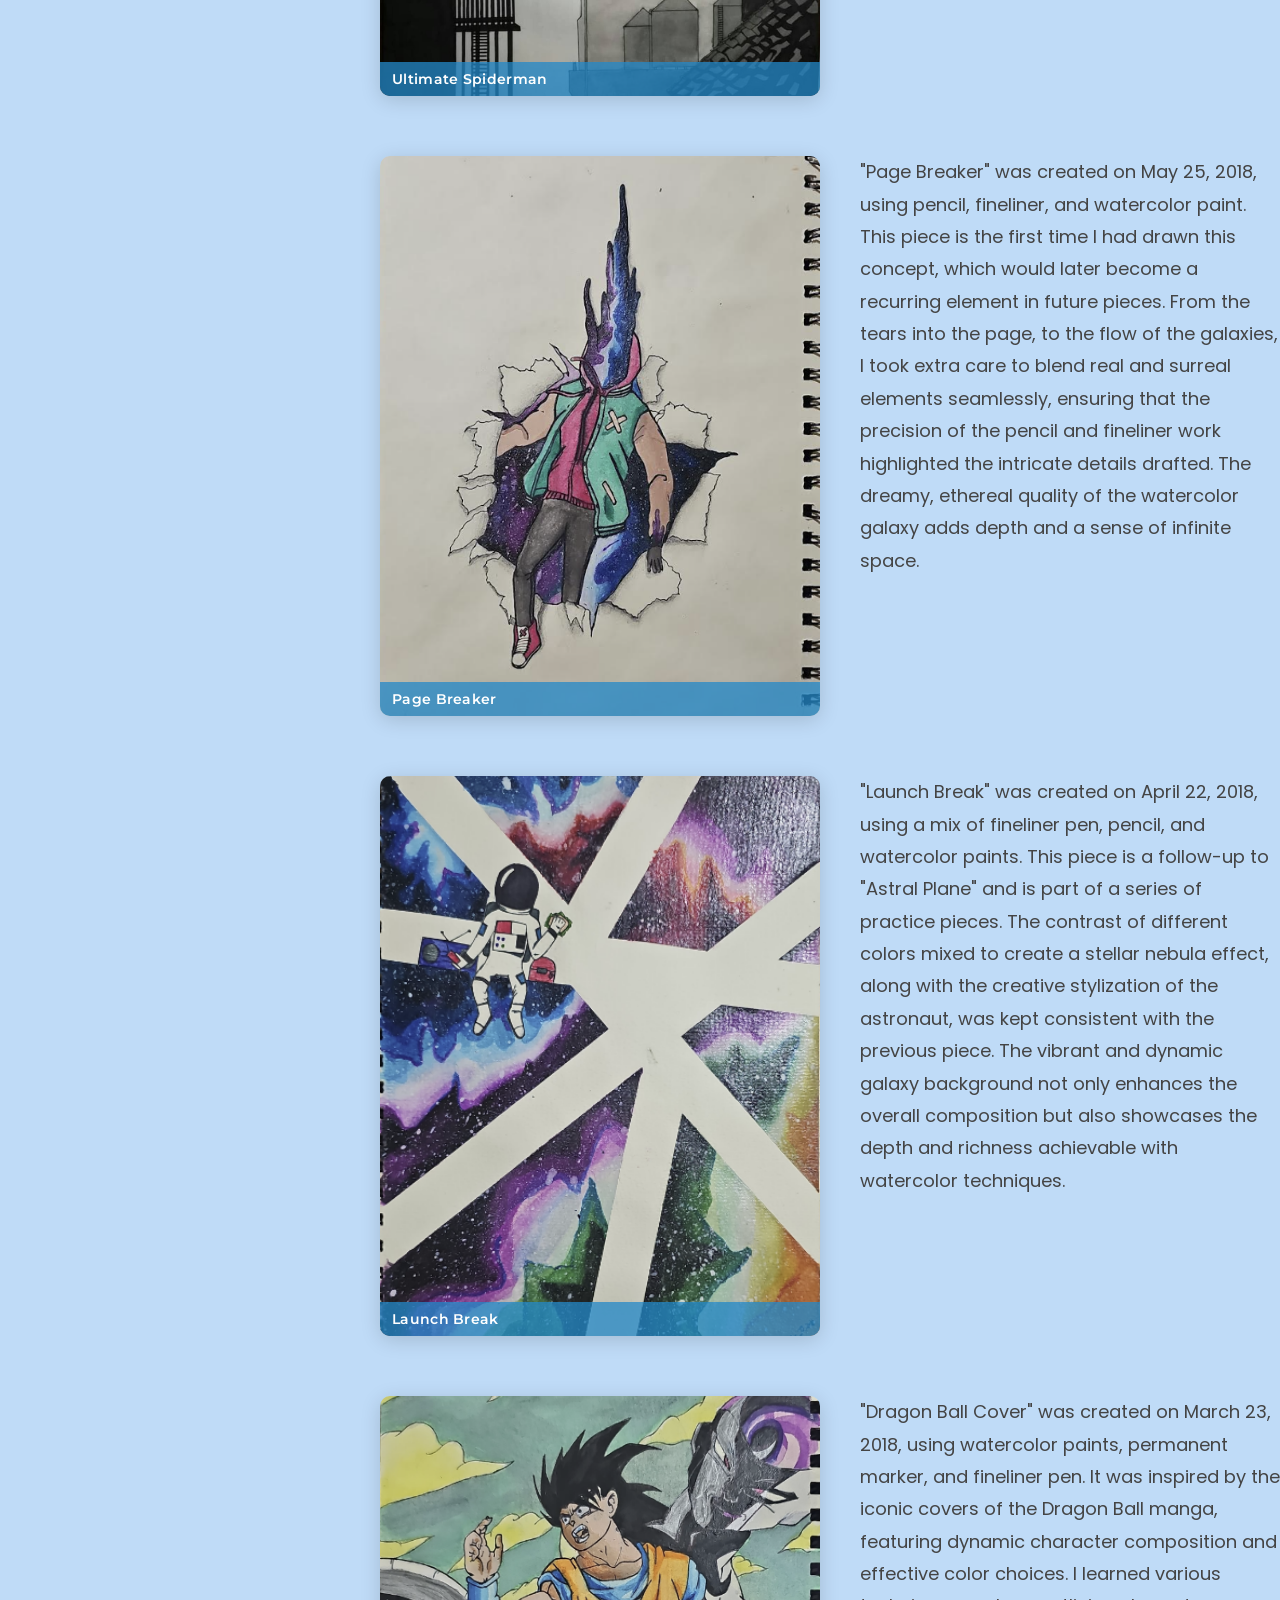
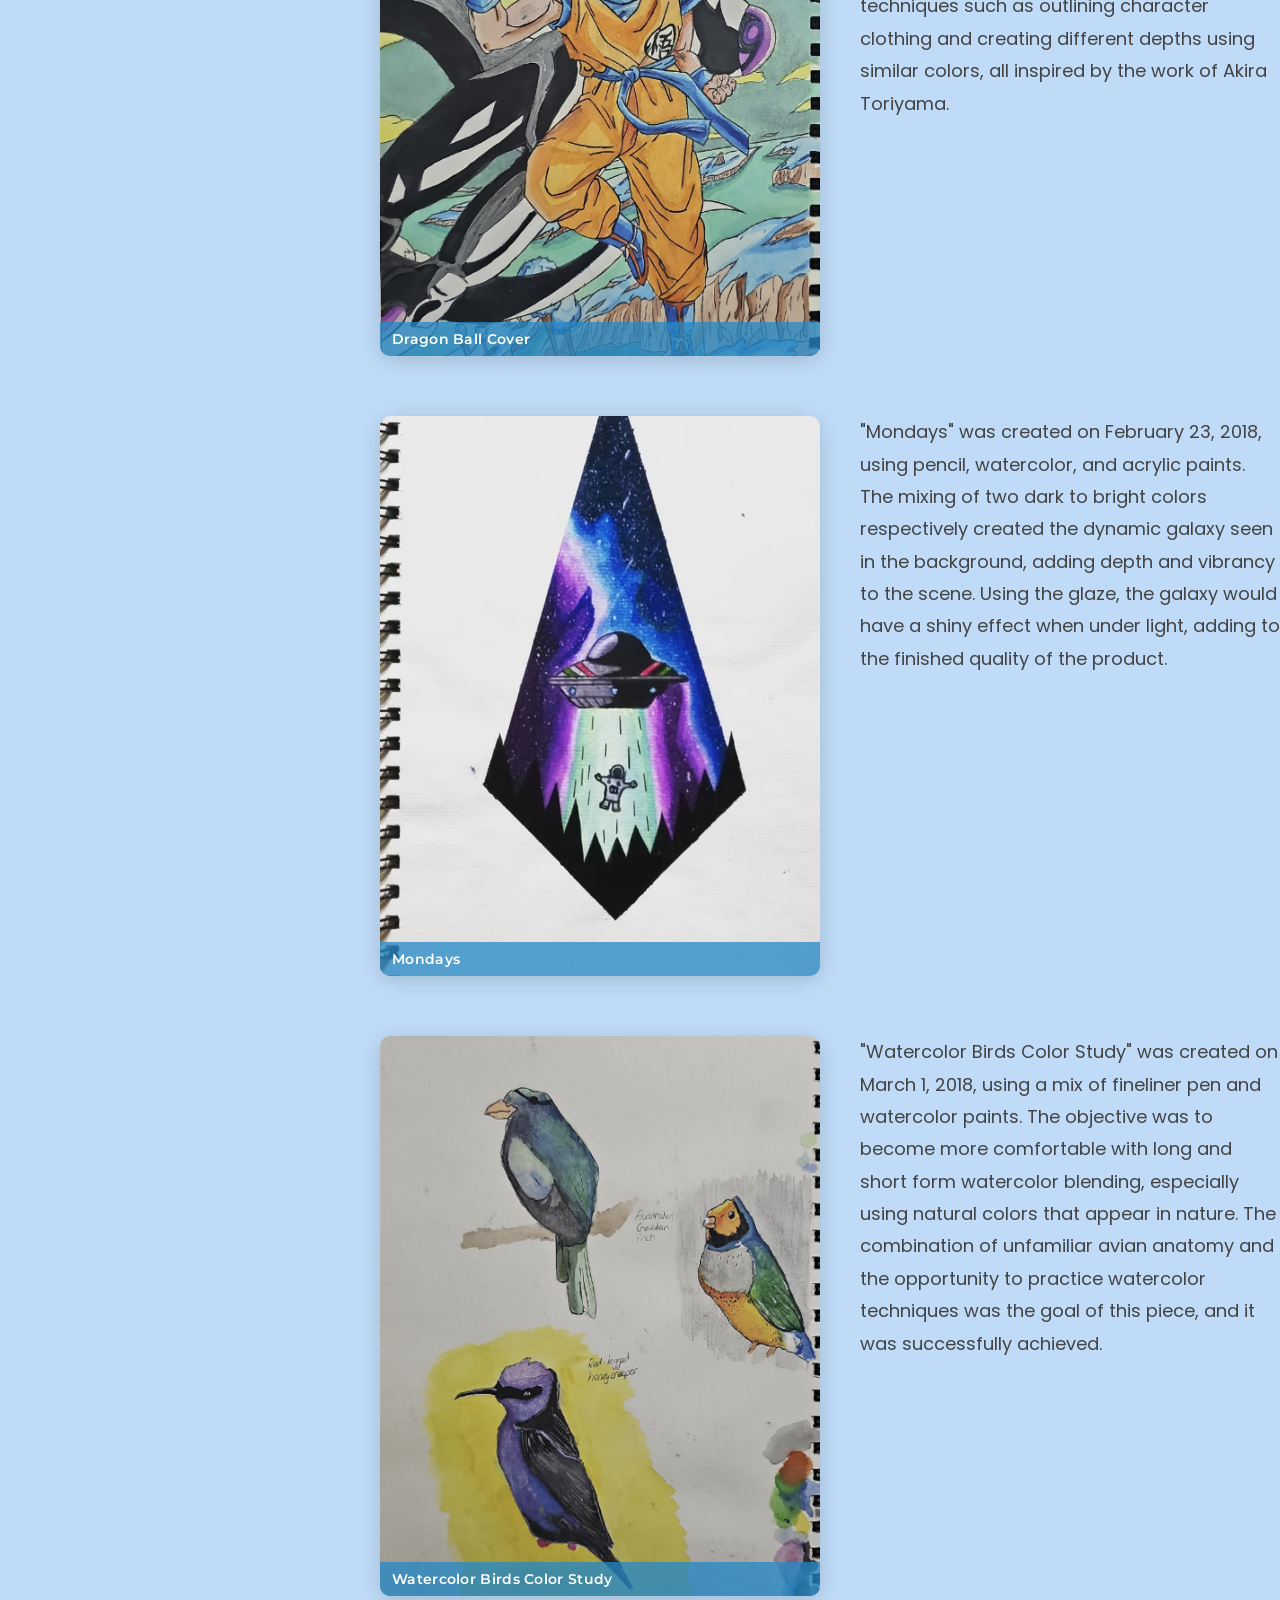
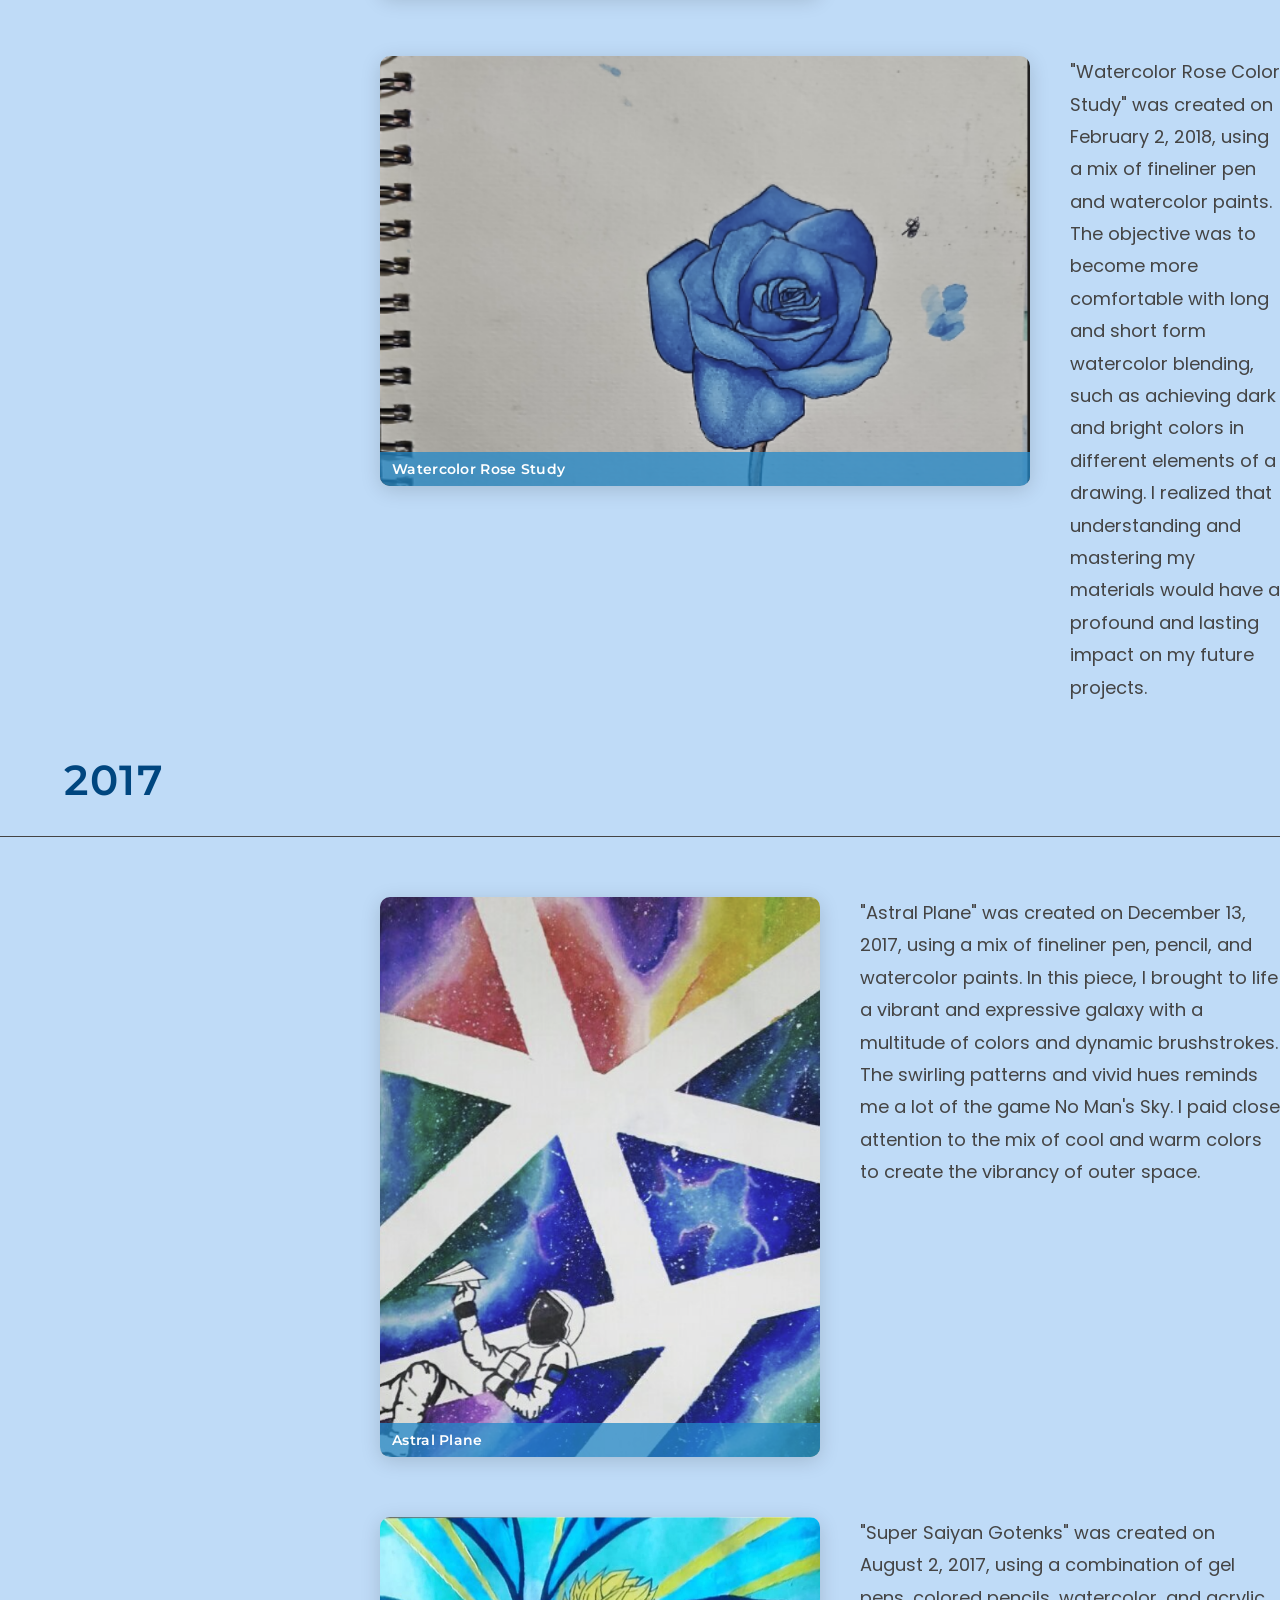
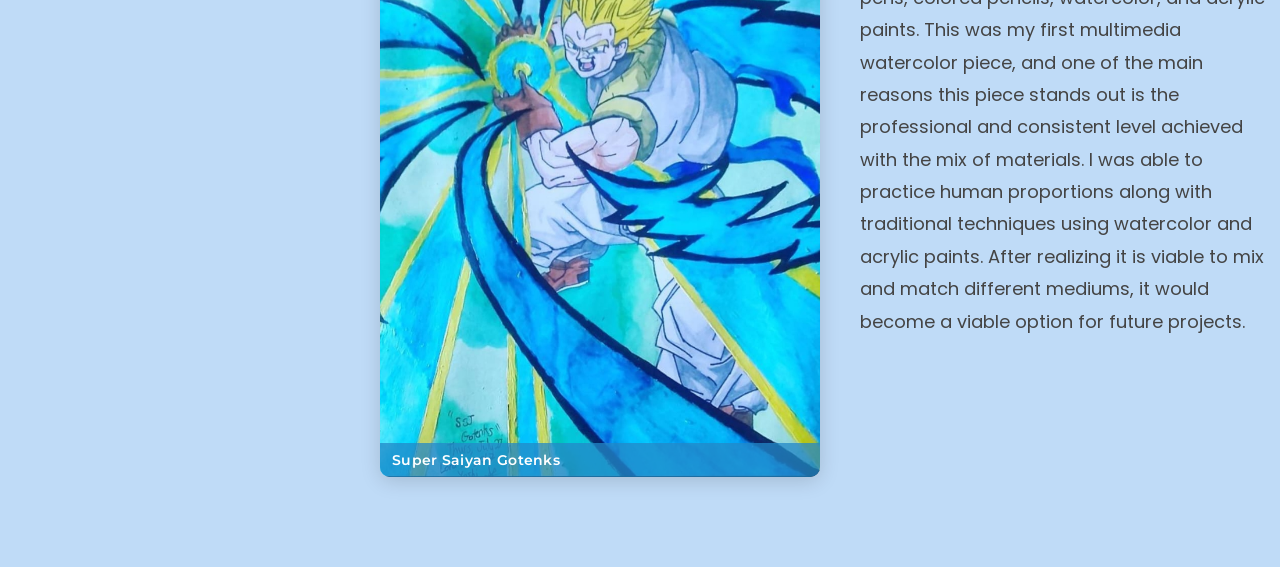
<file: watercolor.html>
<!DOCTYPE html>
<html lang="en">
<head>
    <meta charset="UTF-8">
    <meta name="viewport" content="width=device-width, initial-scale=1.0">
    <meta name="description" content="Yash Sharma's watercolor paintings and studies — a timeline from 2017 to 2022.">
    <title>Y.S - Watercolor Art</title>
    <link rel="stylesheet" href="styles.css">
    <link rel="icon" type="image/png" href="images/profiles/icon_pfp.jpg">
    <script src="header.js" defer></script>
</head>
<body>

    <section id="home" class="welcome-section">
        <h2 class="welcome-heading">Watercolor Paintings and Studies</h2>
    </section>
    <hr>

    <p class="about-text-description">
        This page presents a timeline of my artistic journey through watercolor paintings and studies.
        It features a curated collection of watercolor works and experiments in chronological order,
        highlighting milestones from early techniques to more advanced studies. Explore how my skills have developed over time.
    </p>

    <div class="year-navigation">
        <a href="#2022">2022</a> |
        <a href="#2020">2020</a> |
        <a href="#2019">2019</a> |
        <a href="#2018">2018</a> |
        <a href="#2017">2017</a>
    </div>

    <section class="art-gallery">

        <h2 class="about-heading" id="2022">2022</h2>
        <hr>

        <div class="art-item" id="MK4-section">
            <div class="art-content">
                <div class="art-image-box landscape">
                    <img src="images/all/watercolor/wc_15.jpg" alt="Out-N-In MK4 Supra">
                    <div class="art-title">Out-N-In MK4 Supra</div>
                </div>
                <p class="art-description">
                    "Out-N-In MK4 Supra" was created on August 12, 2022 using pencil, fineliner, highlighter, and watercolor paint.
                    This composition required a significant amount of time and effort,
                    meticulously following the rules of perspective to ensure the car and building were set proportionally.
                    I carefully chose a cool palette to convey a serene, twilight atmosphere, enhancing the visual harmony of the scene.
                    Using a highlighter exclusively on the highlights of the car created a striking glow effect,
                    making the vehicle stand out against the softer watercolor background. The combination of different mediums showcases my ability to merge various techniques,
                    and the creative composition highlights my skills in both detail and imaginative design.
                </p>
            </div>
        </div>

        <h2 class="about-heading" id="2020">2020</h2>
        <hr>

        <div class="art-item" id="Lofi-section">
            <div class="art-content">
                <div class="art-image-box landscape">
                    <img src="images/all/watercolor/wc_14.jpg" alt="Lofi-Girl">
                    <div class="art-title">Lofi-Girl</div>
                </div>
                <p class="art-description">
                    "Lofi-Girl" was completed on May 30, 2020 using pencil, fineliner, and watercolor paint.
                    This stylized recreation of the French YouTube channel's Lofi stream background represents the culmination of my skills developed over previous years.
                    By referencing an existing piece and transforming its style and palette entirely with watercolor, I was able to maintain its essence while adding my unique touch.
                    This demonstrates my creative abilities and my capacity to adapt and innovate within my artistic practice.
                    This watercolor piece is one of my favorites, highlighting my versatility and growth as an artist.
                </p>
            </div>
        </div>

        <div class="art-item" id="Practice4-section">
            <div class="art-content">
                <div class="art-image-box portrait">
                    <img src="images/all/watercolor/wc_13.jpg" alt="Watercolor Timed Practice">
                    <div class="art-title">Watercolor Timed Practice</div>
                </div>
                <p class="art-description">
                    "Watercolor Practice" was completed in 2019, using pencil, fineliner, and watercolor paint.
                    This piece features four watercolor objects, each created without a time limit to practice casual watercolor techniques and add variety.
                    I am particularly fond of the Chance the Rapper figure in the corner; the blue glow against a warm red background, along with the even pigmentation of the skin,
                    creates a mini masterpiece within the larger composition.
                    This practice piece allowed me to explore different styles and refine my skills,
                    along with taking a break from the rigid rules I had set for myself in previous Galaxy projects; resulting in a diverse and vibrant piece.
                </p>
            </div>
        </div>

        <div class="art-item" id="Practice3-section">
            <div class="art-content">
                <div class="art-image-box portrait">
                    <img src="images/all/watercolor/wc_12.jpg" alt="Watercolor Timed Practice">
                    <div class="art-title">Watercolor Timed Practice</div>
                </div>
                <p class="art-description">
                    "Watercolor Timed Practice" was completed in 2019, using pencil and watercolor paint.
                    The objective of this piece was to do a timed practice, completing a scene within the given time allocation.
                    The three pieces were done in intervals of 5, 10, and 20 minutes respectively, each providing experience with different watercolor techniques and styles under the constraint of time.
                    This exercise allowed me to identify areas for improvement and apply this knowledge to future projects, highlighting the value of time management in the creative process.
                </p>
            </div>
        </div>

        <h2 class="about-heading" id="2018">2018</h2>
        <hr>

        <div class="art-item" id="GalaxyCasual-section">
            <div class="art-content">
                <div class="art-image-box portrait">
                    <img src="images/all/watercolor/wc_11.jpg" alt="Galaxy Man Casual">
                    <div class="art-title">Galaxy Man Casual</div>
                </div>
                <p class="art-description">
                    "Galaxy Man Casual" was created around December 2018, using pencil, fineliner, alcohol marker, and watercolor paint.
                    I found this drawing a nice change of pace, allowing me to slightly shift focus to human body proportions while keeping it within the Galaxy Man series.
                    Combining these mediums provided great insight into the quality of the product that can be created for future projects, showcasing the potential for rich textures, vibrant colors, and intricate details.
                    This experience has been invaluable for refining my techniques and envisioning new possibilities for future projects.
                </p>
            </div>
        </div>

        <div class="art-item" id="Stellar-section">
            <div class="art-content">
                <div class="art-image-box portrait">
                    <img src="images/all/watercolor/wc_10.jpg" alt="Stellar Creations">
                    <div class="art-title">Stellar Creations</div>
                </div>
                <p class="art-description">
                    "Stellar Creations" was completed on July 9, 2018, using watercolor, acrylic paints, water marker, pencil, glaze, and fineliner pen.
                    One of the trickiest aspects of this piece was working on poster board rather than traditional watercolor paper,
                    which required careful consideration at each step. The glaze was used to create a shiny effect, applied only to the galaxy area.
                    The astronaut featured is the same character from "Astral Plane" and "Launch Break".
                </p>
            </div>
        </div>

        <div class="art-item" id="Spiderman-section">
            <div class="art-content">
                <div class="art-image-box portrait">
                    <img src="images/all/watercolor/wc_9.jpg" alt="Ultimate Spiderman">
                    <div class="art-title">Ultimate Spiderman</div>
                </div>
                <p class="art-description">
                    "Ultimate Spiderman" created on July 2, 2018, features Marvel's Ultimate Spiderman Comic Variant and was crafted using pencil, fineliner, and watercolor paint.
                    Knowing I had to use a single color, I was able to adapt to different shades to create a dynamic, three-dimensional effect.
                    Rather than using color pencil or marker to create these different shades, I chose watercolor to expand my ability.
                    This piece was the first in which I had specifically set out to create for the decoration/poster aesthetic. This was created on A3 paper.
                </p>
            </div>
        </div>

        <div class="art-item" id="Pagebreaker-section">
            <div class="art-content">
                <div class="art-image-box portrait">
                    <img src="images/all/watercolor/wc_8.jpg" alt="Page Breaker">
                    <div class="art-title">Page Breaker</div>
                </div>
                <p class="art-description">
                    "Page Breaker" was created on May 25, 2018, using pencil, fineliner, and watercolor paint.
                    This piece is the first time I had drawn this concept, which would later become a recurring element in future pieces.
                    From the tears into the page, to the flow of the galaxies, I took extra care to blend real and surreal elements seamlessly,
                    ensuring that the precision of the pencil and fineliner work highlighted the intricate details drafted.
                    The dreamy, ethereal quality of the watercolor galaxy adds depth and a sense of infinite space.
                </p>
            </div>
        </div>

        <div class="art-item" id="Launch-section">
            <div class="art-content">
                <div class="art-image-box portrait">
                    <img src="images/all/watercolor/wc_7.jpg" alt="Launch Break">
                    <div class="art-title">Launch Break</div>
                </div>
                <p class="art-description">
                    "Launch Break" was created on April 22, 2018, using a mix of fineliner pen, pencil, and watercolor paints.
                    This piece is a follow-up to "Astral Plane" and is part of a series of practice pieces.
                    The contrast of different colors mixed to create a stellar nebula effect, along with the creative stylization of the astronaut, was kept consistent with the previous piece.
                    The vibrant and dynamic galaxy background not only enhances the overall composition but also showcases the depth and richness achievable with watercolor techniques.
                </p>
            </div>
        </div>

        <div class="art-item" id="DBC-section">
            <div class="art-content">
                <div class="art-image-box portrait">
                    <img src="images/all/watercolor/wc_6.jpg" alt="Dragon Ball Cover">
                    <div class="art-title">Dragon Ball Cover</div>
                </div>
                <p class="art-description">
                    "Dragon Ball Cover" was created on March 23, 2018, using watercolor paints, permanent marker, and fineliner pen.
                    It was inspired by the iconic covers of the Dragon Ball manga, featuring dynamic character composition and effective color choices.
                    I learned various techniques such as outlining character clothing and creating different depths using similar colors, all inspired by the work of Akira Toriyama.
                </p>
            </div>
        </div>

        <div class="art-item" id="Mondays-section">
            <div class="art-content">
                <div class="art-image-box portrait">
                    <img src="images/all/watercolor/wc_5.jpg" alt="Mondays">
                    <div class="art-title">Mondays</div>
                </div>
                <p class="art-description">
                    "Mondays" was created on February 23, 2018, using pencil, watercolor, and acrylic paints.
                    The mixing of two dark to bright colors respectively created the dynamic galaxy seen in the background, adding depth and vibrancy to the scene.
                    Using the glaze, the galaxy would have a shiny effect when under light, adding to the finished quality of the product.
                </p>
            </div>
        </div>

        <div class="art-item" id="Birds-section">
            <div class="art-content">
                <div class="art-image-box portrait">
                    <img src="images/all/watercolor/wc_4.jpg" alt="Watercolor Birds Color Study">
                    <div class="art-title">Watercolor Birds Color Study</div>
                </div>
                <p class="art-description">
                    "Watercolor Birds Color Study" was created on March 1, 2018, using a mix of fineliner pen and watercolor paints.
                    The objective was to become more comfortable with long and short form watercolor blending, especially using natural colors that appear in nature.
                    The combination of unfamiliar avian anatomy and the opportunity to practice watercolor techniques was the goal of this piece, and it was successfully achieved.
                </p>
            </div>
        </div>

        <div class="art-item" id="Bluerose-section">
            <div class="art-content">
                <div class="art-image-box landscape">
                    <img src="images/all/watercolor/wc_3.jpg" alt="Watercolor Rose Study">
                    <div class="art-title">Watercolor Rose Study</div>
                </div>
                <p class="art-description">
                    "Watercolor Rose Color Study" was created on February 2, 2018, using a mix of fineliner pen and watercolor paints.
                    The objective was to become more comfortable with long and short form watercolor blending,
                    such as achieving dark and bright colors in different elements of a drawing.
                    I realized that understanding and mastering my materials would have a profound and lasting impact on my future projects.
                </p>
            </div>
        </div>

        <h2 class="about-heading" id="2017">2017</h2>
        <hr>

        <div class="art-item" id="Astral-section">
            <div class="art-content">
                <div class="art-image-box portrait">
                    <img src="images/all/watercolor/watercolor.jpg" alt="Astral Plane">
                    <div class="art-title">Astral Plane</div>
                </div>
                <p class="art-description">
                    "Astral Plane" was created on December 13, 2017, using a mix of fineliner pen, pencil, and watercolor paints.
                    In this piece, I brought to life a vibrant and expressive galaxy with a multitude of colors and dynamic brushstrokes.
                    The swirling patterns and vivid hues reminds me a lot of the game No Man's Sky.
                    I paid close attention to the mix of cool and warm colors to create the vibrancy of outer space.
                </p>
            </div>
        </div>

        <div class="art-item" id="GotenksSSJ-section">
            <div class="art-content">
                <div class="art-image-box portrait">
                    <img src="images/all/watercolor/wc_1.jpg" alt="Super Saiyan Gotenks">
                    <div class="art-title">Super Saiyan Gotenks</div>
                </div>
                <p class="art-description">
                    "Super Saiyan Gotenks" was created on August 2, 2017, using a combination of gel pens, colored pencils, watercolor, and acrylic paints.
                    This was my first multimedia watercolor piece, and one of the main reasons this piece stands out is the professional and consistent level achieved with the mix of materials.
                    I was able to practice human proportions along with traditional techniques using watercolor and acrylic paints.
                    After realizing it is viable to mix and match different mediums, it would become a viable option for future projects.
                </p>
            </div>
        </div>

    </section>

</body>
</html>
</file>
<file: styles.css>
@import url('https://fonts.googleapis.com/css2?family=Poppins:wght@300;400;600&family=Montserrat:wght@400;600&display=swap');

:root {
    --font-heading : 'Montserrat', sans-serif;
    --font-body    : 'Poppins', sans-serif;
    --color-primary   : #00467F;
    --color-secondary : #2389C9;
    --color-light     : #BFDBF7;
    --color-bg        : #BFDBF7;
}


.welcome-section {
    padding: 30px 5% 0;
}

.welcome-heading {
    font-family: var(--font-heading);
    font-size: 42px;
    font-weight: 600;
    color: var(--color-primary);
    text-transform: uppercase;
    letter-spacing: 1.5px;
    margin: 0 0 20px 0;
}

.welcome-text {
    font-family: var(--font-body);
    font-size: 17px;
    line-height: 1.8;
    color: #333;
    max-width: 820px;
    margin: 0;
}

hr {
    border: none;
    border-top: 1px solid #444444;
    margin: 30px 0; 
    width: 100%;   
}

.blog-section {
    padding: 0 5%;
    display: flex;
    flex-direction: column;
    gap: 50px;
    margin-bottom: 20px;
}

.blog-post {
    display: flex;
    flex-direction: row;
    gap: 40px;
    align-items: flex-start;
    max-width: 900px;
}

.blog-post .blog-img {
    width: 320px;
    flex-shrink: 0;
    border-radius: 12px;
    object-fit: contain;
    box-shadow: 0 4px 16px rgba(0, 0, 0, 0.10);
}

.blog-post .blog-text {
    font-family: var(--font-body);
    font-size: 16px;
    line-height: 1.8;
    color: #444;
    margin: 0;
}

.home-buttons {
    display: flex;
    justify-content: center;
    gap: 16px;
    padding: 40px 5% 60px;
    flex-wrap: wrap;
}

.home-btn {
    font-family: var(--font-heading);
    font-size: 16px;
    font-weight: 600;
    color: #ffffff;
    background: var(--color-secondary);
    text-decoration: none;
    padding: 12px 28px;
    border-radius: 10px;
    border: 1px solid rgba(0, 0, 0, 0.50);
    box-shadow: 0 4px 12px rgba(35, 137, 201, 0.30);
    transition: background 0.25s ease, box-shadow 0.25s ease, transform 0.2s ease;
}

.home-btn:hover {
    background: #00467F;
    box-shadow: 0 6px 20px rgba(0, 70, 127, 0.30);
    transform: translateY(-2px);
}


@media screen and (max-width: 768px) {

    .welcome-section {
        padding: 30px 5% 16px;
    }

    .welcome-heading {
        font-size: 28px;
    }

    .welcome-text {
        font-size: 15px;
    }

    .blog-post {
        flex-direction: column;
        align-items: center;
        gap: 20px;
    }

    .blog-post .blog-img {
        width: 100%;
        max-width: 360px;
    }

    .blog-post .blog-text {
        font-size: 15px;
        text-align: left;
    }

    .home-buttons {
        justify-content: center;
        gap: 12px;
        padding: 30px 5% 40px;
    }

    .home-btn {
        font-size: 15px;
        padding: 10px 20px;
    }
}

*, *::before, *::after {
    box-sizing: border-box;
}

html, body {
    font-family: var(--font-body);
    margin: 0;
    padding: 0;
    width: 100%;
    overflow-x: hidden;
    background: var(--color-bg);
}

.banner {
    width: 100%;
    height: 280px;
    background-repeat: no-repeat;
    background-position: center center;
    background-size: cover;
    display: flex;
    align-items: center;
    justify-content: center;
}

.profile-container {
    position: relative;
    display: flex;
    flex-direction: column;
    align-items: center;
    width: 100%;
    padding: 18px 0 20px;
    text-align: center;
    isolation: isolate;
}

.profile-container::before {
    content: '';
    position: absolute;
    inset: 0;
    background: rgba(80, 80, 80, 0.55);
    backdrop-filter: blur(3px);
    -webkit-backdrop-filter: blur(3px);
    z-index: -1;
}

.profile-container h1 {
    font-family: var(--font-heading);
    font-size: 28px;
    font-weight: 600;
    color: var(--color-light);
    margin: 10px 0 3px;
}

.profile-container h2 {
    font-family: var(--font-heading);
    font-size: 15px;
    font-weight: 400;
    color: var(--color-light);
    margin: 0;
    opacity: 0.9;
}

.profile-pic {
    width: 190px;
    height: 215px;
    border-radius: 50%;
    object-fit: cover;
    border: 3px solid #BFDBF7;
    box-shadow: 0 4px 20px rgba(0, 0, 0, 0.30);
    transition: transform 0.7s ease-in-out;
}

@keyframes coin-flip {
    0%   { transform: rotateY(0deg); }
    25%  { transform: rotateY(90deg);  opacity: 0.5; }
    50%  { transform: rotateY(180deg); opacity: 1; }
    75%  { transform: rotateY(270deg); opacity: 0.5; }
    100% { transform: rotateY(360deg); }
}

.coin-spin {
    animation: coin-flip 0.35s ease-in-out 2;
}

nav {
    position: relative;
    z-index: 1000;
    width: 100%;
    background: #00467F;
    display: flex;
    align-items: center;
    justify-content: space-between;
    padding: 12px 24px;
    box-shadow: 0 2px 12px rgba(0, 0, 0, 0.20);
}

.nav-links {
    list-style: none;
    margin: 0;
    padding: 0;
    display: flex;
    gap: 10px;
    margin-left: auto;
}

.nav-links li a {
    font-family: var(--font-heading);
    font-size: 15px;
    font-weight: 600;
    color: #ffffff;
    text-decoration: none;
    padding: 9px 20px;
    border-radius: 8px;
    background: var(--color-secondary);
    border: 1px solid rgba(0, 0, 0, 0.50);
    box-shadow: 0 2px 8px rgba(0, 0, 0, 0.15);
    transition: background 0.25s ease, box-shadow 0.25s ease, transform 0.2s ease;
    display: block;
}

.nav-links li a:hover {
    background: #1a6fa0;
    box-shadow: 0 4px 14px rgba(0, 0, 0, 0.25);
    transform: translateY(-1px);
}

.menu-toggle {
    display: none;
    background: #2389C9;
    border: none;
    border-radius: 8px;
    font-size: 22px;
    color: #ffffff;
    padding: 8px 14px;
    cursor: pointer;
    box-shadow: 0 2px 8px rgba(0, 0, 0, 0.15);
    transition: background 0.25s ease, box-shadow 0.25s ease;
}

.menu-toggle:hover {
    background: #1a6fa0;
    box-shadow: 0 4px 14px rgba(0, 0, 0, 0.25);
}


@media screen and (max-width: 768px) {

    .banner {
        height: 260px;
    }

    .profile-container {
        width: 100%;
        padding: 10px 0 12px;
        border-radius: 0;
    }

    .profile-pic {
        width: 100px;
        height: 115px;
    }

    .profile-container h1 {
        font-size: 22px;
    }

    .profile-container h2 {
        font-size: 13px;
    }

    .menu-toggle {
        display: block;
    }

    .nav-links {
        display: none;
        flex-direction: column;
        align-items: center;
        gap: 12px;
        position: absolute;
        top: 56px; 
        left: 0;
        width: 100%;
        background: #00467F;
        padding: 20px 0 24px;
        z-index: 999;
        box-shadow: 0 6px 20px rgba(0, 0, 0, 0.20);
    }

    .nav-links.active {
        display: flex;
    }

    .nav-links li {
        width: 60%;
        text-align: center;
    }

    .nav-links li a {
        display: block;
        width: 100%;
        padding: 12px 0;
        font-size: 16px;
    }
}


.page-intro {
    padding: 0 5%;
    margin-bottom: 10px;
}

.category-grid {
    display: grid;
    grid-template-columns: repeat(3, 1fr);
    gap: 20px;
    padding: 20px 5% 60px;
}

.category-card {
    display: flex;
    flex-direction: column;
    text-decoration: none;
    border-radius: 16px;
    overflow: hidden;
    background: #2389C9;
    box-shadow: 0 4px 16px rgba(0, 0, 0, 0.10);
    transition: transform 0.25s ease, box-shadow 0.25s ease;
}

.category-card:hover {
    transform: translateY(-6px);
    box-shadow: 0 12px 32px rgba(0, 70, 127, 0.18);
}

.category-img-wrap {
    width: 100%;
    height: 450px;
    overflow: hidden;
}

.category-img-wrap img {
    width: 100%;
    height: 100%;
    object-fit: cover;
    transition: transform 0.35s ease;
}

.category-card:hover .category-img-wrap img {
    transform: scale(1.04);
}

.category-label {
    display: block;
    padding: 10px 14px;
    font-family: var(--font-heading);
    font-size: 14px;
    font-weight: 600;
    color: #ffffff;
    background: #2389C9;
    letter-spacing: 0.3px;
}

@media screen and (max-width: 768px) {

    .category-grid {
        grid-template-columns: repeat(2, 1fr);
        gap: 16px;
        padding: 16px 4% 40px;
    }

    .category-img-wrap {
        height: 240px;
    }

    .category-label {
        font-size: 13px;
        padding: 10px 12px;
    }
}


.art-description {
    font-family: var(--font-body);
    font-size: 16px;
    line-height: 1.8;
    color: #444;
    margin: 0;
}

@media screen and (min-width: 769px) {
    .art-description {
        font-size: 18px;
    }
}

@media screen and (max-width: 768px) {
    .art-description {
        padding-left: 5%;
        padding-right: 5%;
    }
}

.about-text {
    font-family: var(--font-body);
    font-size: 16px;
    line-height: 1.8;
    color: #333;
    max-width: 820px;
}

@media screen and (min-width: 769px) {
    .about-text {
        font-size: 18px;
    }
}


.contact-section {
    padding: 50px 5% 60px;
}

.contact-section form {
    display: flex;
    flex-direction: column;
    gap: 14px;
    max-width: 600px;
    margin: 0 auto;
}

.contact-section input,
.contact-section textarea {
    font-family: var(--font-body);
    font-size: 16px;
    padding: 14px 16px;
    border: 2px solid #c8dff0;
    border-radius: 10px;
    background: #ffffff;
    color: #333;
    transition: border-color 0.25s ease, box-shadow 0.25s ease;
    width: 100%;
}

.contact-section input:focus,
.contact-section textarea:focus {
    outline: none;
    border-color: var(--color-secondary);
    box-shadow: 0 0 0 3px rgba(35, 137, 201, 0.15);
}

.contact-section textarea {
    resize: vertical;
    min-height: 140px;
}

.contact-section button {
    font-family: var(--font-heading);
    font-size: 16px;
    font-weight: 600;
    color: #ffffff;
    background: var(--color-secondary);
    border: none;
    border-radius: 10px;
    padding: 14px;
    cursor: pointer;
    box-shadow: 0 4px 12px rgba(35, 137, 201, 0.30);
    transition: background 0.25s ease, box-shadow 0.25s ease, transform 0.2s ease;
    width: 100%;
}

.contact-section button:hover {
    background: var(--color-primary);
    box-shadow: 0 6px 20px rgba(0, 70, 127, 0.30);
    transform: translateY(-2px);
}

@media screen and (max-width: 768px) {
    .contact-section {
        padding: 30px 5% 40px;
    }
}

.art-content .art-description {
    display: block;
}

.about-text-description {
    font-family: var(--font-body);
    font-size: 16px;
    line-height: 1.8;
    color: #333;
    padding: 0 5%;
    margin: 0 0 16px;
}

@media screen and (min-width: 769px) {
    .about-text-description {
        font-size: 18px;
    }
}

.year-navigation {
    font-family: var(--font-heading);
    font-size: 20px;
    font-weight: 600;
    text-align: center;
    padding: 10px 5% 16px;
}

@media screen and (min-width: 769px) {
    .year-navigation {
        font-size: 32px;
        letter-spacing: 2px;
        padding: 14px 5% 20px;
    }
}

.year-navigation a {
    color: var(--color-primary);
    text-decoration: none;
    transition: color 0.2s ease;
}

.year-navigation a:hover {
    color: var(--color-secondary);
    text-decoration: underline;
}

.about-heading {
    font-family: var(--font-heading);
    font-size: 42px;
    font-weight: 600;
    color: #00467F;
    text-transform: uppercase;
    letter-spacing: 1.5px;
    padding: 20px 0 0 5%;
    margin: 0;
}

.art-gallery {
    padding: 0 0 60px;
}

.art-item {
    padding: 30px 0;
}



.art-content {
    display: flex;
    flex-direction: row;
    gap: 40px;
    align-items: flex-start;
    max-width: 1200px;
    margin: 0 0 0 380px;
}

.art-image-box {
    flex-shrink: 0;
    position: relative;
    border-radius: 10px;
    overflow: hidden;
    box-shadow: 0 4px 20px rgba(0, 0, 0, 0.15);
}

.art-image-box img {
    display: block;
    width: 100%;
    height: 100%;
    object-fit: cover;
}

.art-image-box.portrait {
    width: 440px;
    height: 560px;
}

.art-image-box.landscape {
    width: 650px;
    height: 430px;
}

.art-image-box.square {
    width: 440px;
    height: 440px;
}

.art-title {
    position: absolute;
    bottom: 0;
    left: 0;
    width: 100%;
    background: rgba(35, 137, 201, 0.75);
    color: #ffffff;
    font-family: var(--font-heading);
    font-size: 14px;
    font-weight: 600;
    padding: 8px 12px;
    letter-spacing: 0.3px;
}

@media screen and (max-width: 768px) {

    .art-content {
        flex-direction: column;
        gap: 16px;
    }

    .art-image-box.portrait {
        width: 100%;
        height: 460px;
    }

    .art-image-box.landscape {
        width: 100%;
        height: 240px;
    }

    .art-image-box.square {
        width: 100%;
        height: 380px;
    }

    .about-heading {
        font-size: 28px;
    }

    .art-description {
        font-size: 14px;
        line-height: 1.7;
    }

    .art-content .art-description {
        display: none;
        margin-top: 12px;
    }

    .art-item.open .art-description {
        display: block;
    }

    .art-content {
        margin: 0;
    }
    .art-image-box.portrait {
        width: 100%;
        height: 460px;
    }
    .art-image-box.landscape {
        width: 100%;
        height: 240px;
    }

    .art-image-box.square {
        width: 100%;
        height: 380px;
    }

    .art-image-box {
        cursor: pointer;
    }

    .tap-hint {
        font-size: 11px;
        opacity: 0.85;
        float: right;
        font-weight: 400;
        letter-spacing: 0;
    }
}


.realism-section {
    display: flex;
    flex-direction: row;
    gap: 40px;
    align-items: flex-start;
    max-width: 1100px;
    margin: 20px auto;
    padding: 20px 0;
}

.realism-gallery {
    display: grid;
    grid-template-columns: repeat(4, 1fr);
    gap: 12px;
    flex-shrink: 0;
    width: 820px;
}

.realism-img-wrap {
    position: relative;
    border-radius: 8px;
    overflow: hidden;
    box-shadow: 0 4px 12px rgba(0, 0, 0, 0.12);
}

.realism-gallery img {
    width: 100%;
    aspect-ratio: 2 / 3;
    object-fit: cover;
    display: block;
}

.realism-img-title {
    position: absolute;
    bottom: 0;
    left: 0;
    width: 100%;
    background: rgba(35, 137, 201, 0.75);
    color: #ffffff;
    font-family: var(--font-heading);
    font-size: 11px;
    font-weight: 600;
    padding: 6px 8px;
    letter-spacing: 0.2px;
}

.realism-description {
    flex: 1;
    padding-left: 10px;
}

@media screen and (max-width: 768px) {

    .realism-section {
        flex-direction: column;
        gap: 16px;
    }

    .realism-gallery {
        width: 100%;
        grid-template-columns: repeat(2, 1fr);
    }

    .realism-img-title {
        font-size: 10px;
        padding: 5px 6px;
    }
}

.portrait-section {
    display: flex;
    flex-direction: row;
    gap: 40px;
    align-items: flex-start;
    max-width: 1100px;
    margin: 20px auto;
    padding: 20px 0;
}

.portrait-gallery {
    display: grid;
    grid-template-columns: repeat(2, 1fr);
    gap: 12px;
    flex-shrink: 0;
    width: 560px;
}

.portrait-img-wrap {
    position: relative;
    border-radius: 8px;
    overflow: hidden;
    box-shadow: 0 4px 12px rgba(0, 0, 0, 0.12);
}

.portrait-gallery img {
    width: 100%;
    aspect-ratio: 3 / 4;
    object-fit: cover;
    display: block;
}

.portrait-img-title {
    position: absolute;
    bottom: 0;
    left: 0;
    width: 100%;
    background: rgba(35, 137, 201, 0.75);
    color: #ffffff;
    font-family: var(--font-heading);
    font-size: 12px;
    font-weight: 600;
    padding: 6px 8px;
    letter-spacing: 0.2px;
}

.portrait-description {
    flex: 1;
    padding-left: 10px;
}

@media screen and (max-width: 768px) {

    .portrait-section {
        flex-direction: column;
        gap: 16px;
    }

    .portrait-gallery {
        width: 100%;
    }

    .portrait-img-title {
        font-size: 10px;
        padding: 5px 6px;
    }

    .realism-section .realism-description,
    .portrait-section .portrait-description {
        display: none;
    }

    .realism-section.open .realism-description,
    .portrait-section.open .portrait-description {
        display: block;
    }

    .realism-gallery,
    .portrait-gallery {
        cursor: pointer;
    }
}

.skills-section {
    padding: 10px 5% 40px;
}

.skills-heading {
    font-family: var(--font-heading);
    font-size: 28px;
    font-weight: 600;
    color: var(--color-primary);
    text-transform: uppercase;
    letter-spacing: 1.5px;
    margin: 0 0 24px 0;
}

.skills-grid {
    display: grid;
    grid-template-columns: repeat(3, 1fr);
    gap: 20px;
}

.skill-card {
    background: transparent;
    border: none;
    box-shadow: none;
    padding: 10px 0; 
}

.skill-card-title {
    font-family: var(--font-heading);
    font-size: 16px;
    font-weight: 700;
    color: var(--color-primary); 
    text-transform: uppercase;
    letter-spacing: 1px;
    margin: 0 0 24px 0;
    text-align: center; 
}

.skill-list {
    list-style: none;
    margin: 0;
    padding: 0;
    display: grid;
    grid-template-columns: repeat(3, 1fr); 
    gap: 24px 10px; 
}

.skill-list li {
    display: flex;
    flex-direction: column;
    align-items: center;
    justify-content: flex-start;
    gap: 8px;
    font-family: var(--font-body);
    font-size: 15px; 
    font-weight: 600; 
    color: #333; 
    text-align: center;
}

.skill-list li img {
    width: 44px; 
    height: 44px;
    object-fit: contain;
    flex-shrink: 0;
}

@media screen and (max-width: 768px) {
    .skills-grid {
        grid-template-columns: 1fr;
        gap: 16px;
    }
}


.video-embed-box {
    display: block;
    position: relative;
    width: 580px;
    height: 370px;
    flex-shrink: 0;
    border-radius: 12px;
    overflow: hidden;
    box-shadow: 0 4px 20px rgba(0, 0, 0, 0.15);
    background: #000;
}

.video-embed-box img {
    width: 100%;
    height: 100%;
    object-fit: cover;
    display: block;
    transition: opacity 0.2s ease;
}

.video-embed-box:hover img {
    opacity: 0.85;
}

.video-play-btn {
    position: absolute;
    top: 50%;
    left: 50%;
    transform: translate(-50%, -50%);
    width: 64px;
    height: 64px;
    background: rgba(35, 137, 201, 0.90);
    border-radius: 50%;
    display: flex;
    align-items: center;
    justify-content: center;
    font-size: 26px;
    color: #ffffff;
    padding-left: 4px;
    pointer-events: none;
    transition: background 0.2s ease, transform 0.2s ease;
}

.video-embed-box:hover .video-play-btn {
    background: var(--color-primary);
    transform: translate(-50%, -50%) scale(1.08);
}

@media screen and (max-width: 768px) {
    .video-embed-box {
    display: block;
        width: 100%;
        height: 220px;
    }
}


.pdf-embed-box {
    position: relative;
    width: 380px;
    height: 500px;
    flex-shrink: 0;
    border-radius: 12px;
    overflow: hidden;
    box-shadow: 0 4px 20px rgba(0, 0, 0, 0.15);
    background: #fff;
}

.pdf-viewer {
    width: 100%;
    height: 100%;
    border: none;
    display: block;
}

.pdf-open-btn {
    position: absolute;
    top: 10px;
    right: 10px;
    background: var(--color-primary);
    color: #ffffff;
    font-family: var(--font-heading);
    font-size: 12px;
    font-weight: 600;
    padding: 6px 12px;
    border-radius: 6px;
    text-decoration: none;
    z-index: 10;
    opacity: 0;
    transition: opacity 0.2s ease;
    pointer-events: none;
}

.pdf-embed-box:hover .pdf-open-btn {
    opacity: 1;
    pointer-events: auto;
}

@media screen and (max-width: 768px) {
    .pdf-embed-box {
        width: 100%;
        height: 280px;
        border-radius: 8px;
    }
    .pdf-open-btn { display: none; }
}
</file>
